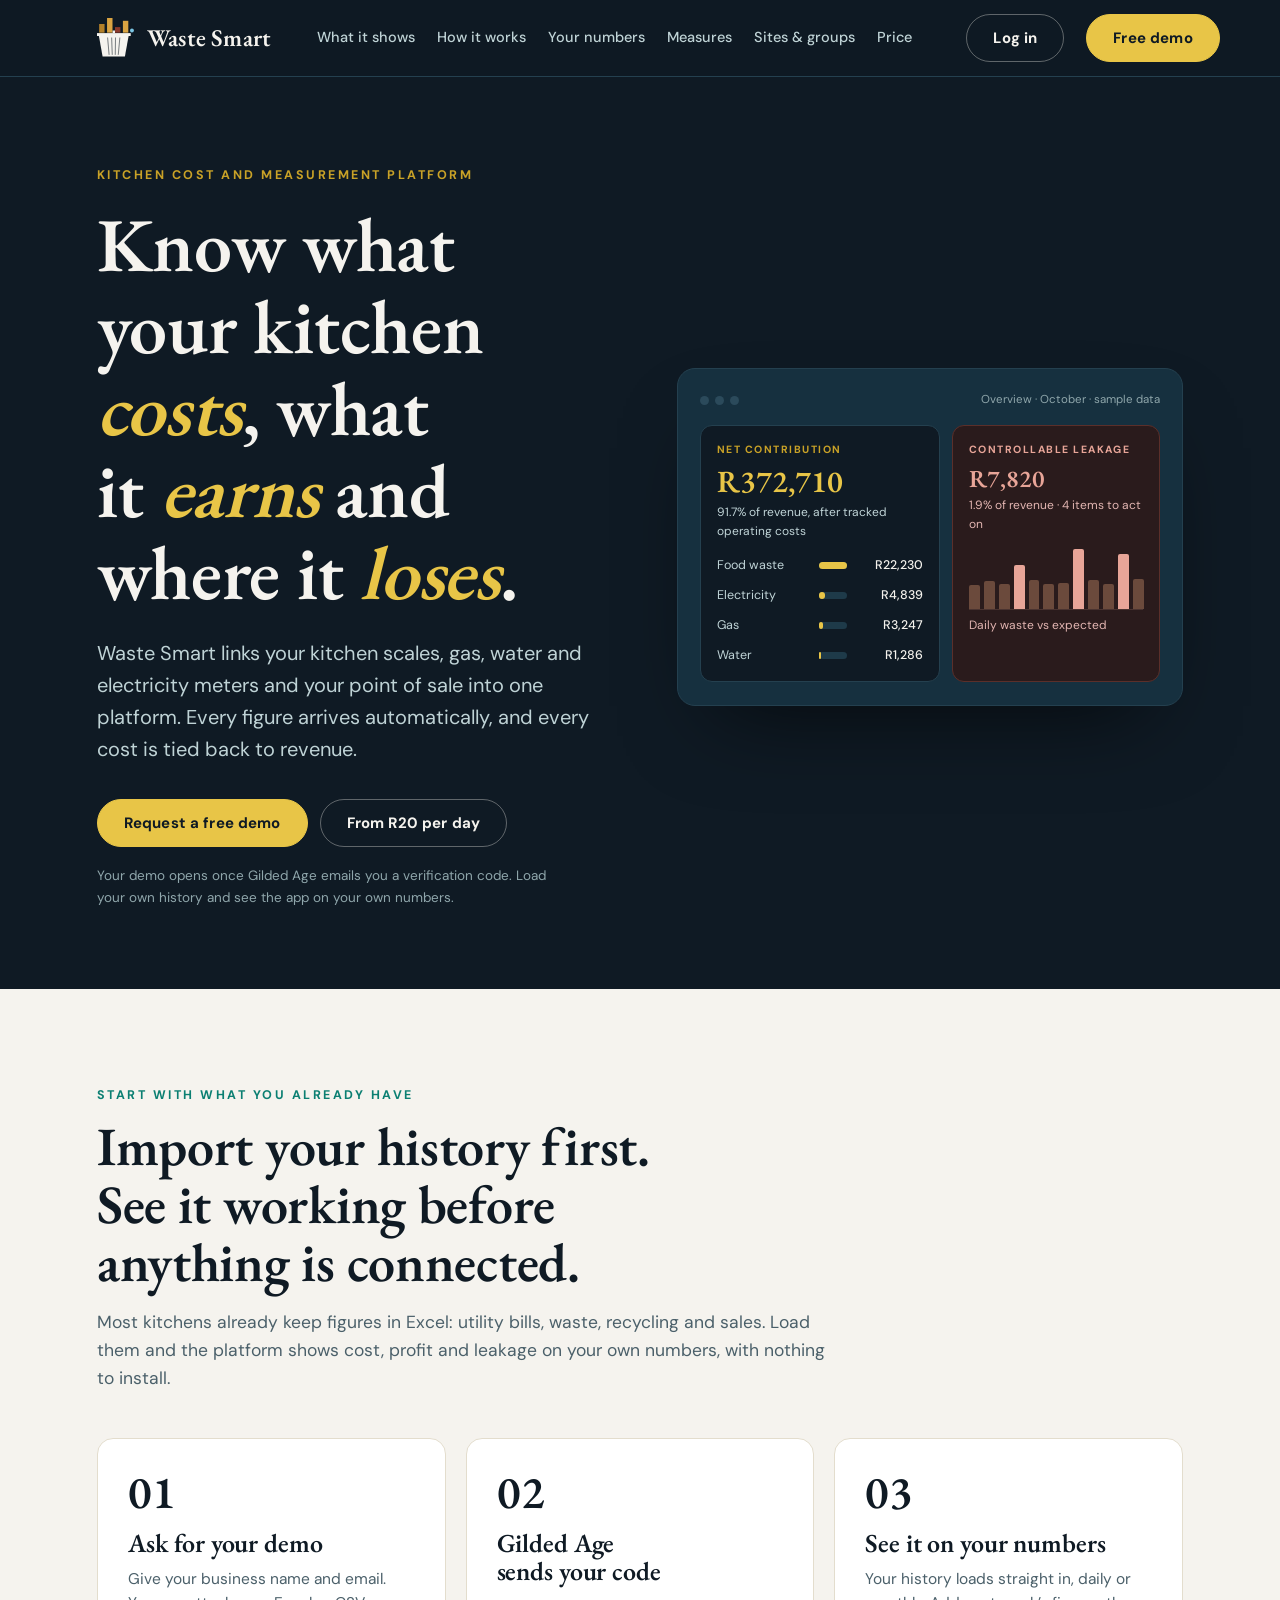
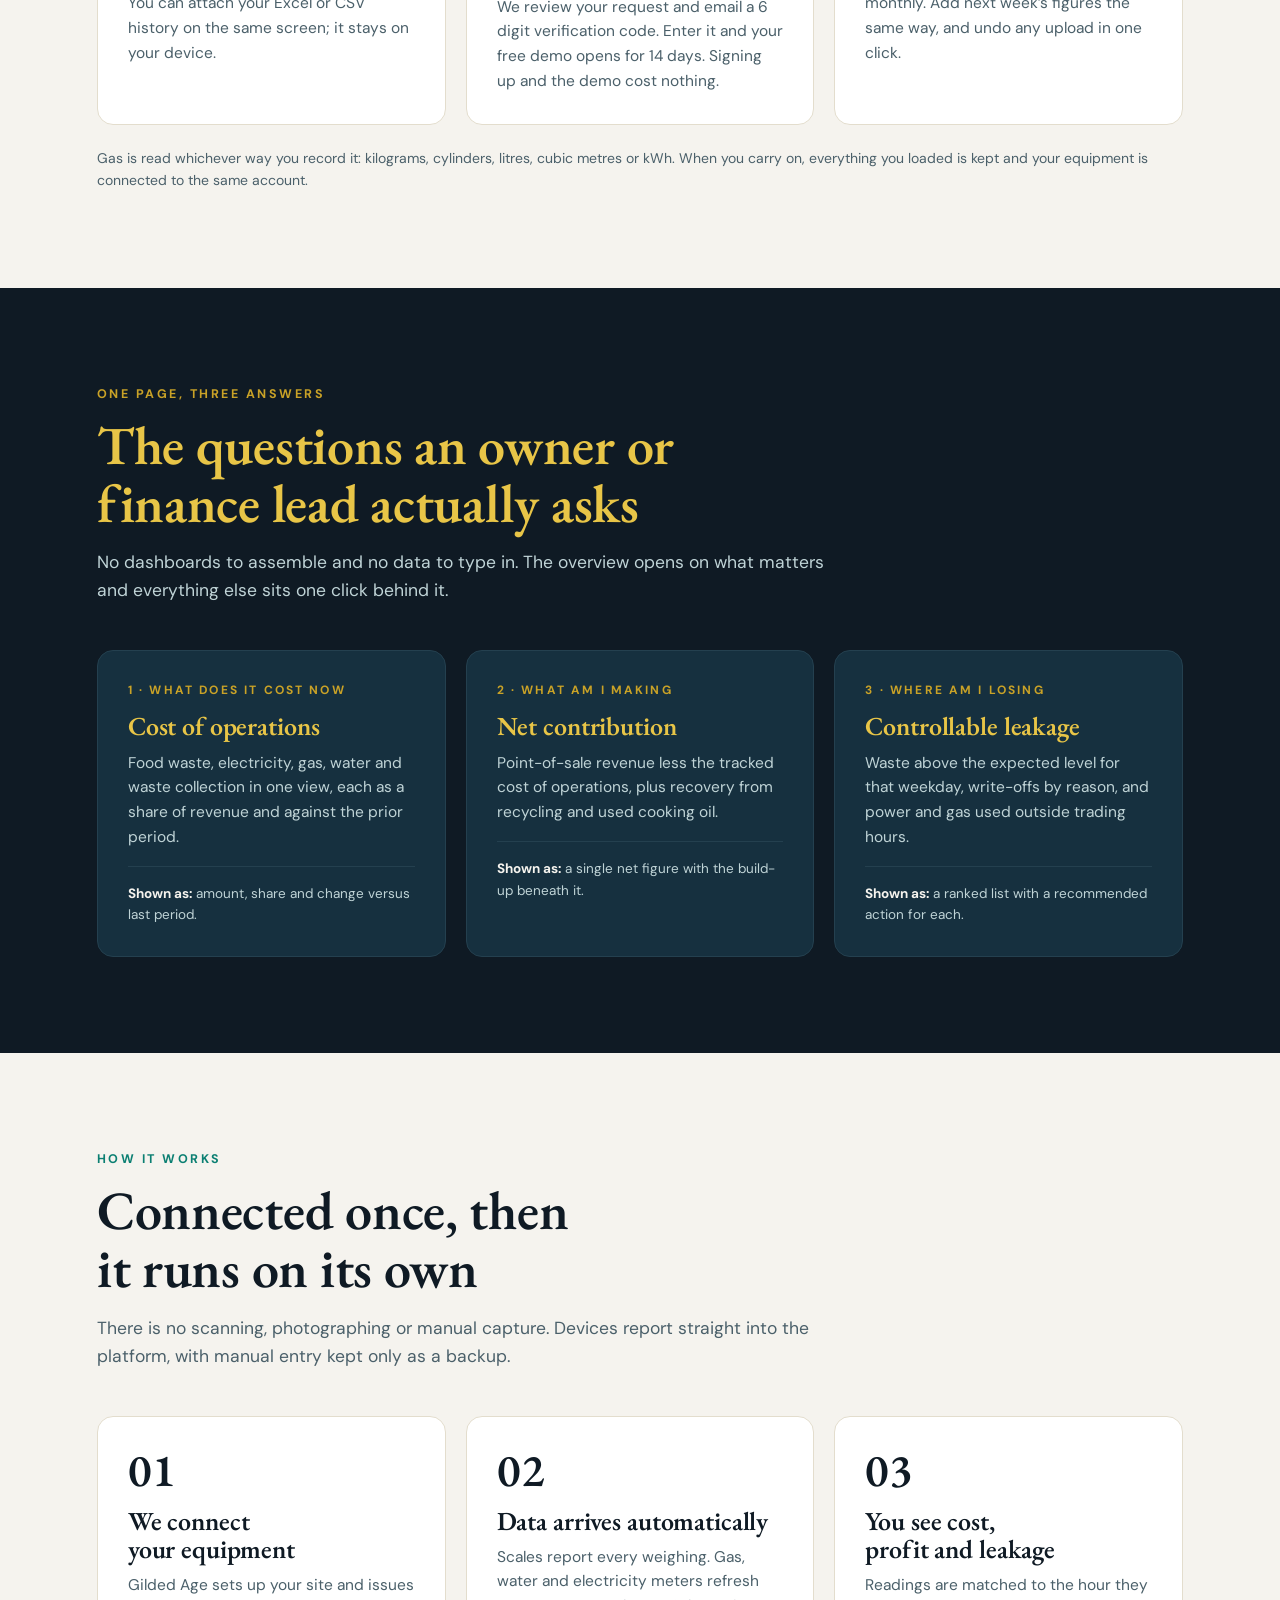
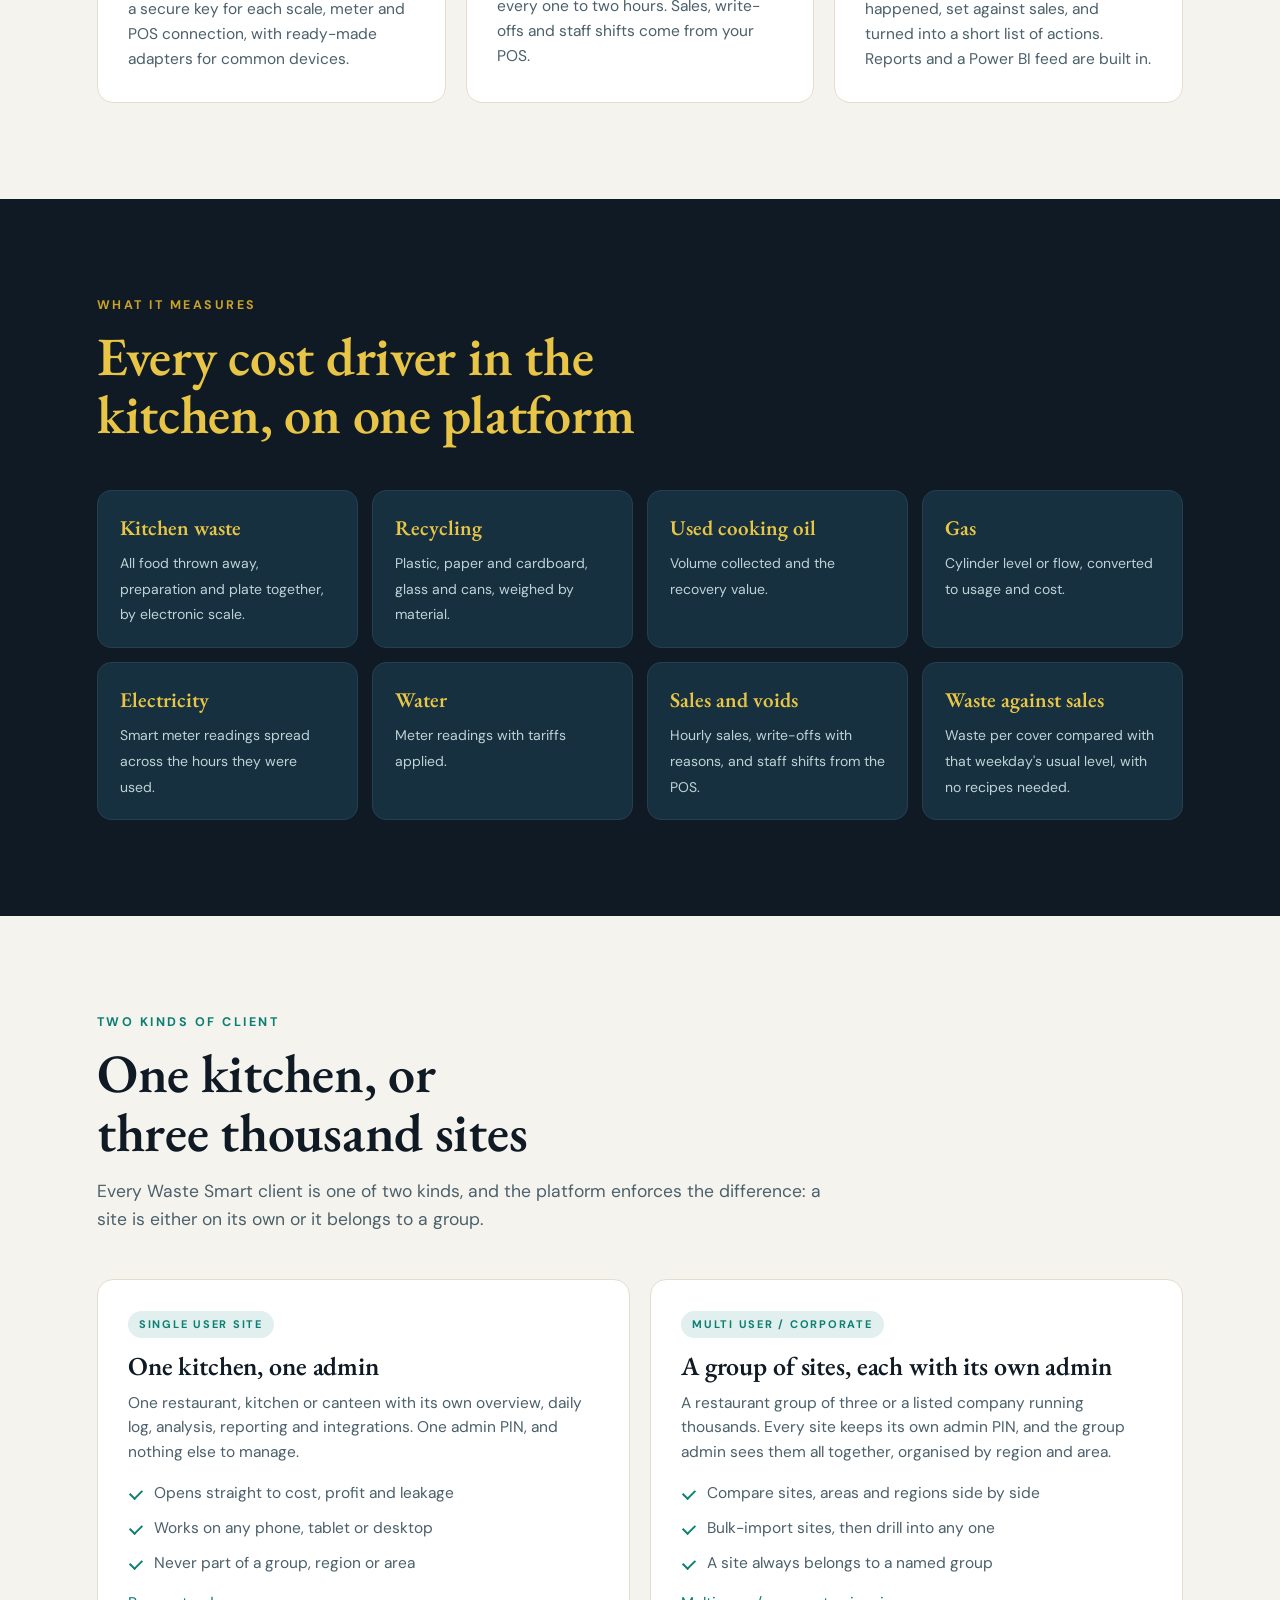
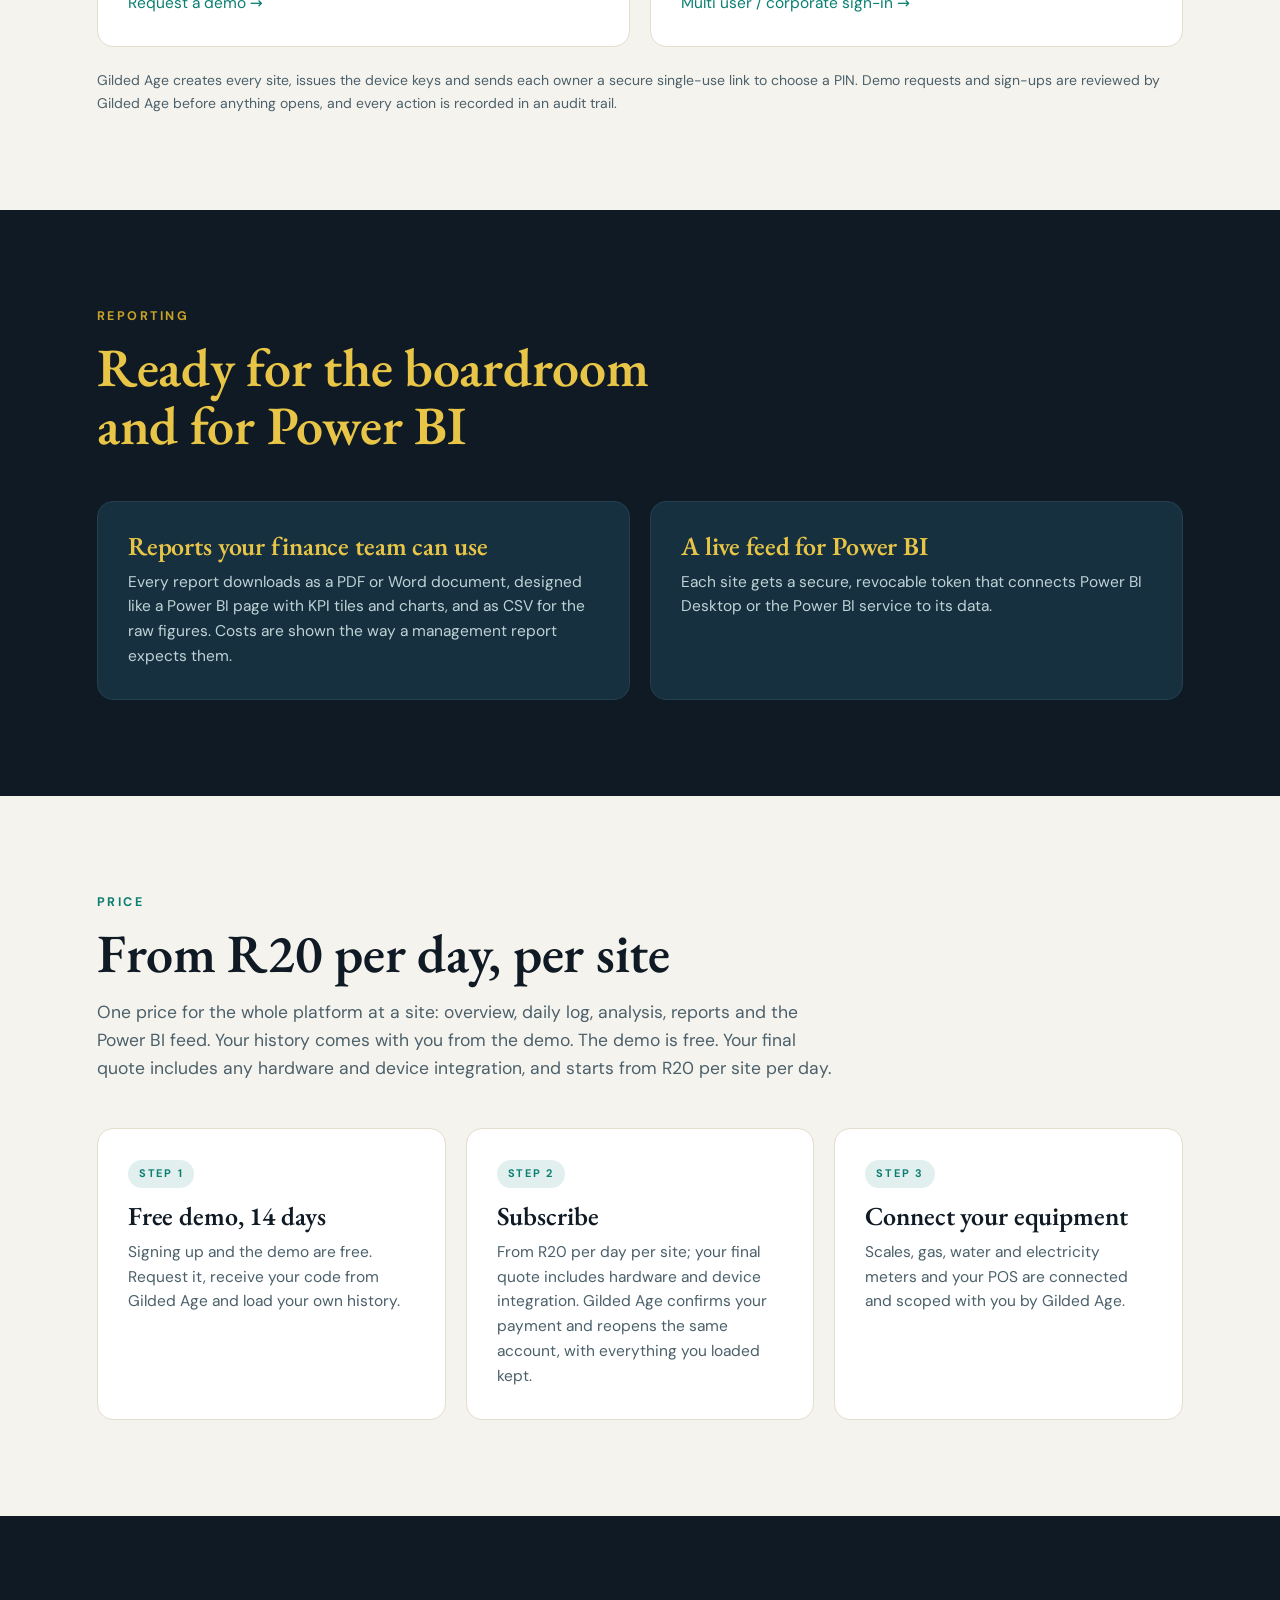
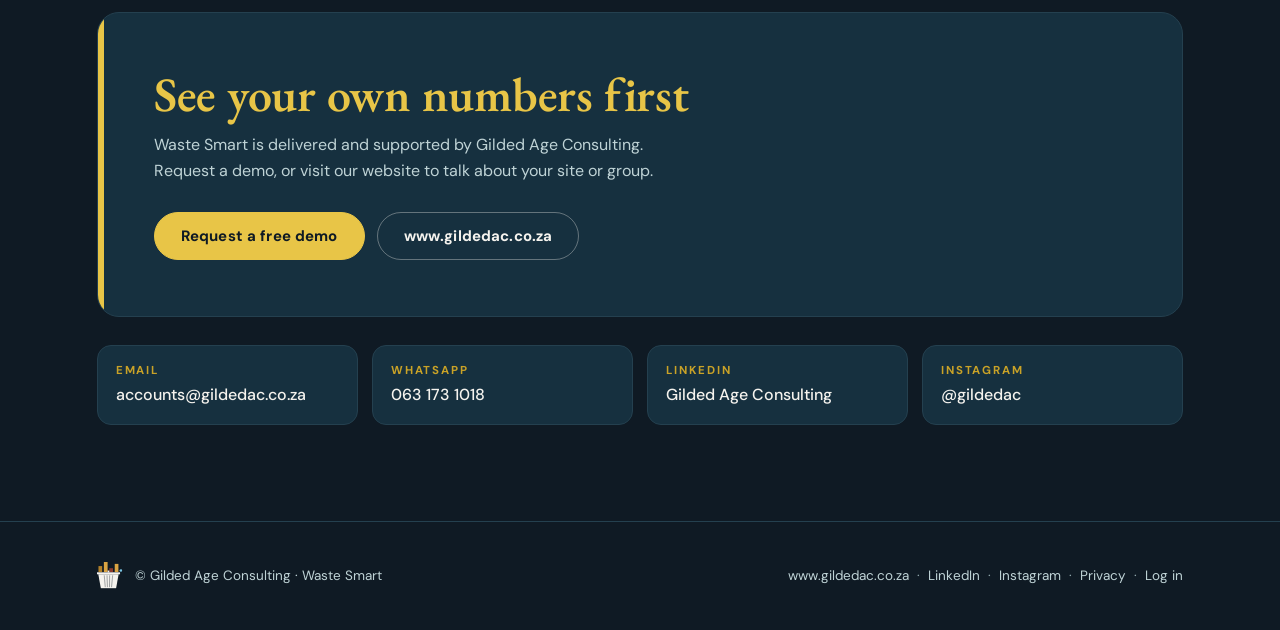
<file: index.html>
<!DOCTYPE html>
<html lang="en">
<head>
<meta charset="utf-8">
<meta name="viewport" content="width=device-width,initial-scale=1,viewport-fit=cover">
<meta name="theme-color" content="#0F1A24">
<title>Waste Smart | Know what your kitchen costs, earns and loses</title>
<meta name="description" content="Waste Smart links kitchen scales, utility meters and your POS into one platform that shows what operations cost, what you are earning and where you are losing. Delivered by Gilded Age Consulting.">
<meta property="og:title" content="Waste Smart by Gilded Age Consulting">
<meta property="og:description" content="Scales, gas, water and electricity meters and your POS in one costing platform for single kitchens and multi-site groups.">
<link rel="icon" href="data:image/svg+xml,%3Csvg xmlns=%22http://www.w3.org/2000/svg%22 viewBox=%220 0 32 32%22%3E%3Crect width=%2232%22 height=%2232%22 rx=%227%22 fill=%22%23F5F3EE%22/%3E%3Csvg x=%224%22 y=%223%22 width=%2224%22 height=%2226%22 viewBox=%2220 30 760 800%22%3E%3Crect x=%2283%22 y=%22170%22 width=%22108%22 height=%22173%22 fill=%22%23B28029%22/%3E%3Crect x=%22241%22 y=%2243%22 width=%22109%22 height=%22300%22 fill=%22%23DAA442%22/%3E%3Crect x=%22400%22 y=%22232%22 width=%22108%22 height=%22111%22 fill=%22%238C3A2C%22/%3E%3Crect x=%22558%22 y=%22106%22 width=%22108%22 height=%22237%22 fill=%22%23DAA442%22/%3E%3Ccircle cx=%22739%22 cy=%22299%22 r=%2239%22 fill=%22%237AC5E4%22/%3E%3Cg fill=%22%231A1712%22%3E%3Crect x=%22352%22 y=%22300%22 width=%2248%22 height=%2256%22/%3E%3Crect x=%2236%22 y=%22352%22 width=%22678%22 height=%2258%22/%3E%3Cpolygon points=%2278%2C410 672%2C410 598%2C820 152%2C820%22/%3E%3C/g%3E%3Cg stroke=%22%23F5F3EE%22 stroke-width=%2211%22 stroke-linecap=%22butt%22%3E%3Cline x1=%22252%22 y1=%22440%22 x2=%22282%22 y2=%22787%22/%3E%3Cline x1=%22333%22 y1=%22440%22 x2=%22345%22 y2=%22787%22/%3E%3Cline x1=%22410%22 y1=%22440%22 x2=%22405%22 y2=%22787%22/%3E%3Cline x1=%22497%22 y1=%22440%22 x2=%22465%22 y2=%22787%22/%3E%3C/g%3E%3C/svg%3E%3C/svg%3E">
<link rel="stylesheet" href="fonts.css">
<style>
:root{--navy:#0F1A24;--card:#16303F;--card2:#1C3A4B;--cream:#F5F3EE;--gold:#C9A227;--gold2:#E8C547;--teal:#0B7F72;--teal2:#5EEAD4;--mut:#BFD3D6;--dim:#8FA6AB;--line:#24404F;--bad:#E8A598;
--gut:clamp(24px,6vw,88px);--bg:var(--navy);--ink:var(--cream);--head:var(--gold2);--eyebrow:var(--gold);--sub:var(--mut);--cardbg:var(--card);--cardline:var(--line);--tagbg:rgba(232,197,71,.14);--tagink:var(--gold2);--bin:#F5F3EE;--slit:#0F1A24;color-scheme:dark}
*{box-sizing:border-box}
html{scroll-behavior:smooth}
body{margin:0;background:var(--navy);color:var(--cream);font-family:'DM Sans',system-ui,-apple-system,'Segoe UI',Roboto,sans-serif;font-size:16px;line-height:1.6;-webkit-font-smoothing:antialiased;overflow-x:hidden}
a{color:var(--gold2);text-decoration:none}a:hover{text-decoration:underline}
.wrap{max-width:1240px;margin:0 auto;padding-left:max(var(--gut),env(safe-area-inset-left,0px));padding-right:max(var(--gut),env(safe-area-inset-right,0px))}
h1,h2,h3{margin:0;text-wrap:balance;font-family:'EB Garamond',Georgia,'Times New Roman',serif;font-weight:600;line-height:1.08;letter-spacing:-.005em}
p{margin:0}
.eyebrow{font-size:12.5px;font-weight:700;letter-spacing:.2em;text-transform:uppercase;color:var(--eyebrow)}
.btn{display:inline-flex;align-items:center;justify-content:center;gap:8px;min-height:48px;padding:0 26px;border-radius:999px;font-weight:700;font-size:15px;border:1.5px solid rgba(245,243,238,.35);color:var(--cream);background:transparent;cursor:pointer;text-decoration:none;letter-spacing:.01em}
.btn:hover{text-decoration:none;border-color:var(--gold2);color:var(--gold2)}
.btn.pri{background:var(--gold2);border-color:var(--gold2);color:var(--navy)}
.btn.pri:hover{background:#f2d467;border-color:#f2d467;color:var(--navy)}
header{position:sticky;top:0;z-index:20;background:rgba(15,26,36,.94);backdrop-filter:blur(10px);border-bottom:1px solid var(--line);padding-top:env(safe-area-inset-top,0px)}
.nav{display:flex;align-items:center;gap:22px;min-height:76px}.nav a{white-space:nowrap}.nav .sm{display:none}
.brand{display:flex;align-items:center;gap:12px;color:var(--cream);font-family:'EB Garamond',Georgia,serif;font-weight:600;font-size:24px;letter-spacing:.01em}
.brand:hover{text-decoration:none}
.brand svg{width:38px;height:41px;flex:none}
.nav nav{display:flex;gap:2px;margin-left:14px}
.nav nav a{padding:8px 10px;border-radius:999px;color:var(--mut);font-weight:500;font-size:14.5px}
.nav nav a:hover{color:var(--gold2);text-decoration:none}
.nav .sp{flex:1}
.hero{padding-top:88px;padding-bottom:80px;display:grid;grid-template-columns:minmax(0,1.02fr) minmax(0,1fr);gap:64px;align-items:center}
.hero h1{font-size:clamp(42px,6vw,76px);margin-top:18px;color:var(--cream)}
.hero h1 em{font-style:italic;color:var(--gold2)}
.hero .lead{font-size:clamp(17px,2vw,20px);color:var(--mut);margin-top:24px;max-width:33em}
.hero .cta{display:flex;flex-wrap:wrap;gap:12px;margin-top:34px}
.hero .note{font-size:13.5px;color:var(--dim);margin-top:18px;max-width:34em}
.mock{background:var(--card);border:1px solid var(--line);border-radius:18px;padding:22px;box-shadow:0 40px 90px -40px rgba(0,0,0,.7)}
.mock .bar{display:flex;align-items:center;gap:6px;margin-bottom:16px}
.mock .bar i{width:9px;height:9px;border-radius:50%;background:#2B4A5B}
.mock .bar span{margin-left:auto;font-size:11.5px;color:var(--dim)}
.mk-top{display:grid;grid-template-columns:minmax(0,1.15fr) minmax(0,1fr);gap:12px}
.mk-card{container-type:inline-size;min-width:0;background:var(--navy);border:1px solid var(--line);border-radius:12px;padding:16px}
.mk-card small{display:block;font-size:10.5px;font-weight:700;letter-spacing:.14em;text-transform:uppercase;color:var(--gold)}
.mk-big{font-family:'EB Garamond',Georgia,serif;font-size:clamp(22px,15cqi,44px);font-weight:600;color:var(--gold2);line-height:1.1;margin-top:6px;white-space:nowrap;font-variant-numeric:lining-nums tabular-nums}
.mk-card .sub{font-size:12px;color:var(--mut);margin-top:4px}
.mk-leak{background:#2A1B1C;border-color:#5B2F2A}
.mk-leak small{color:var(--bad)}.mk-leak .mk-big{color:var(--bad);font-size:clamp(22px,14cqi,38px)}
.mk-rows{margin-top:14px;display:grid;gap:10px}
.mk-row{display:grid;grid-template-columns:minmax(0,92px) minmax(0,1fr) 66px;gap:10px;align-items:center;font-size:12.5px}
.mk-row span:first-child{color:var(--mut);white-space:nowrap;overflow:hidden;text-overflow:ellipsis}
.mk-row b{text-align:right;font-variant-numeric:tabular-nums;font-weight:500}
.mk-track{height:7px;background:#1E3A49;border-radius:4px}.mk-track i{display:block;height:7px;border-radius:4px;background:var(--gold2)}
.mk-chart{display:flex;align-items:flex-end;gap:4px;height:64px;margin-top:12px;border-bottom:1px solid #4A3330}
.mk-chart i{flex:1;background:#6B4A3C;border-radius:2px 2px 0 0}.mk-chart i.f{background:var(--bad)}
section{padding:96px 0;background:var(--bg);color:var(--ink)}
section.light{--bg:var(--cream);--ink:var(--navy);--head:var(--navy);--eyebrow:var(--teal);--sub:#4B606A;--cardbg:#FFFFFF;--cardline:#E3DDCD;--tagbg:rgba(11,127,114,.12);--tagink:var(--teal);--bin:#1A1712;--slit:#F5F3EE;color-scheme:light}
section.light a{color:var(--teal)}
.sec-h{max-width:46em;margin-bottom:46px}
.sec-h h2{font-size:clamp(32px,4.4vw,54px);margin-top:12px;color:var(--head)}
.sec-h p{color:var(--sub);margin-top:16px;font-size:17.5px}
.grid3{display:grid;grid-template-columns:repeat(3,minmax(0,1fr));gap:20px}
.grid2{display:grid;grid-template-columns:repeat(2,minmax(0,1fr));gap:20px}
.card{background:var(--cardbg);border:1px solid var(--cardline);border-radius:16px;padding:30px}
.card h3{font-size:26px;margin-bottom:10px;color:var(--head)}
.card p{color:var(--sub);font-size:15.5px}
.q{font-size:12px;font-weight:700;letter-spacing:.18em;color:var(--eyebrow);margin-bottom:12px;display:block}
.card .ans{margin-top:16px;padding-top:16px;border-top:1px solid var(--cardline);font-size:13.5px;color:var(--sub)}
.card .ans b{color:var(--ink)}
.steps{counter-reset:s;display:grid;grid-template-columns:repeat(3,minmax(0,1fr));gap:20px}
.step{padding:30px;border:1px solid var(--cardline);border-radius:16px;background:var(--cardbg)}
.step:before{counter-increment:s;content:"0" counter(s);display:block;font-family:'EB Garamond',Georgia,serif;font-size:46px;font-weight:600;line-height:1;color:var(--head);margin-bottom:14px}
section:not(.light) .step:before{color:var(--gold2)}
.step h3{font-size:26px;margin-bottom:10px;color:var(--head)}.step p{color:var(--sub);font-size:15.5px}
.meas{display:grid;grid-template-columns:repeat(4,minmax(0,1fr));gap:14px}
.m{background:var(--cardbg);border:1px solid var(--cardline);border-radius:14px;padding:20px 22px}
.m b{display:block;font-family:'EB Garamond',Georgia,serif;font-size:21px;font-weight:600;margin-bottom:6px;color:var(--head)}.m span{font-size:14px;color:var(--sub)}
.tag{display:inline-block;font-size:11px;font-weight:700;letter-spacing:.16em;padding:5px 11px;border-radius:999px;background:var(--tagbg);color:var(--tagink);margin-bottom:14px}
.list{margin:16px 0 0;padding:0;list-style:none;display:grid;gap:10px}
.list li{position:relative;padding-left:26px;color:var(--sub);font-size:15.5px}
.list li:before{content:"";position:absolute;left:2px;top:.55em;width:10px;height:6px;border-left:2px solid var(--eyebrow);border-bottom:2px solid var(--eyebrow);transform:rotate(-45deg)}
.note{font-size:14px;color:var(--sub)}
.cta-band{background:var(--card);border:1px solid var(--line);border-radius:22px;padding:56px;display:flex;flex-wrap:wrap;gap:28px;align-items:center;justify-content:space-between;position:relative;overflow:hidden}
.cta-band:before{content:"";position:absolute;left:0;top:0;bottom:0;width:6px;background:var(--gold2)}
.cta-band h2{font-size:clamp(32px,4vw,48px);max-width:16em;color:var(--gold2)}
.cta-band p{color:var(--mut);margin-top:12px;max-width:34em}
footer{background:var(--navy);border-top:1px solid var(--line);padding:40px 0 calc(40px + env(safe-area-inset-bottom,0px));color:var(--dim);font-size:13.5px}
footer .row{display:flex;flex-wrap:wrap;gap:14px 28px;align-items:center;justify-content:space-between}
footer .fb{display:flex;align-items:center;gap:12px;color:var(--mut)}footer .fb svg{width:26px;height:28px}
footer a{color:var(--mut)}
@media(max-width:1100px){.nav nav a:nth-child(n+4){display:none}}
@media(max-width:940px){.hero{grid-template-columns:minmax(0,1fr);padding-top:56px;padding-bottom:56px;gap:44px}.grid3,.steps{grid-template-columns:minmax(0,1fr)}.meas{grid-template-columns:repeat(2,minmax(0,1fr))}.grid2{grid-template-columns:minmax(0,1fr)}.nav nav{display:none}section{padding:72px 0}}
@media(max-width:520px){.meas{grid-template-columns:minmax(0,1fr)}section{padding:60px 0}.cta-band{padding:34px 26px}.hero .cta .btn,.cta-band .btn{width:100%}.nav .btn{width:auto;min-height:40px;padding:0 16px}.nav{gap:10px}.brand{font-size:20px;gap:9px}.brand svg{width:32px;height:35px}.nav .lg{display:none}.nav .sm{display:inline}.mk-top{grid-template-columns:minmax(0,1fr)}.card,.step{padding:24px}}
@media(max-width:380px){.nav{gap:6px}.nav .btn{padding:0 10px;font-size:13px;min-height:38px}.brand{font-size:16px;gap:6px}.brand svg{width:26px;height:28px}}
@media(prefers-reduced-motion:reduce){html{scroll-behavior:auto}}
:focus-visible{outline:2px solid var(--gold2);outline-offset:3px;border-radius:6px}
.contact{margin-top:28px;display:grid;grid-template-columns:repeat(auto-fit,minmax(220px,1fr));gap:14px}.contact a{display:flex;flex-direction:column;gap:2px;padding:16px 18px;border:1px solid var(--line);border-radius:14px;background:var(--card);color:var(--cream);text-decoration:none}.contact a:hover{border-color:var(--gold2);text-decoration:none}.contact small{font-size:11.5px;font-weight:700;letter-spacing:.16em;text-transform:uppercase;color:var(--gold)}.contact b{font-weight:500;font-size:16px;overflow-wrap:anywhere}
.soc{display:inline-flex;gap:14px}
</style>
</head>
<body>
<svg width="0" height="0" style="position:absolute" aria-hidden="true"><defs><symbol id="wslogo" viewBox="20 30 760 800"><rect x="83" y="170" width="108" height="173" fill="#B28029"/><rect x="241" y="43" width="109" height="300" fill="#DAA442"/><rect x="400" y="232" width="108" height="111" fill="#8C3A2C"/><rect x="558" y="106" width="108" height="237" fill="#DAA442"/><circle cx="739" cy="299" r="39" fill="#7AC5E4"/><g fill="var(--bin,#1A1712)"><rect x="352" y="300" width="48" height="56"/><rect x="36" y="352" width="678" height="58"/><polygon points="78,410 672,410 598,820 152,820"/></g><g stroke="var(--slit,#F5F3EE)" stroke-width="11" stroke-linecap="butt"><line x1="252" y1="440" x2="282" y2="787"/><line x1="333" y1="440" x2="345" y2="787"/><line x1="410" y1="440" x2="405" y2="787"/><line x1="497" y1="440" x2="465" y2="787"/></g></symbol>
</defs></svg>
<header><div class="wrap nav">
  <a class="brand" href="#top" aria-label="Waste Smart home"><svg viewBox="20 30 760 800" aria-hidden="true"><use href="#wslogo"/></svg>Waste Smart</a>
  <nav aria-label="Primary"><a href="#answers">What it shows</a><a href="#how">How it works</a><a href="#history">Your numbers</a><a href="#measured">Measures</a><a href="#groups">Sites &amp; groups</a><a href="#price">Price</a></nav>
  <span class="sp"></span>
  <a class="btn" href="app.html">Log in</a><a class="btn pri" href="app.html#demo"><span class="lg">Free demo</span><span class="sm">Free demo</span></a>
</div></header>

<main id="top">
<div class="wrap hero">
  <div>
    <div class="eyebrow">Kitchen cost and measurement platform</div>
    <h1>Know what your kitchen <em>costs</em>, what it <em>earns</em> and where it <em>loses</em>.</h1>
    <p class="lead">Waste Smart links your kitchen scales, gas, water and electricity meters and your point of sale into one platform. Every figure arrives automatically, and every cost is tied back to revenue.</p>
    <div class="cta">
      <a class="btn pri" href="app.html#demo">Request a free demo</a>
      <a class="btn" href="#price">From R20 per day</a>
    </div>
    <p class="note">Your demo opens once Gilded Age emails you a verification code. Load your own history and see the app on your own numbers.</p>
  </div>
  <div class="mock" role="img" aria-label="Example of the Waste Smart overview, using sample data">
    <div class="bar"><i></i><i></i><i></i><span>Overview &middot; October &middot; sample data</span></div>
    <div class="mk-top">
      <div class="mk-card"><small>Net contribution</small><div class="mk-big">R372,710</div><div class="sub">91.7% of revenue, after tracked operating costs</div>
        <div class="mk-rows">
          <div class="mk-row"><span>Food waste</span><div class="mk-track"><i style="width:100%"></i></div><b>R22,230</b></div>
          <div class="mk-row"><span>Electricity</span><div class="mk-track"><i style="width:22%"></i></div><b>R4,839</b></div>
          <div class="mk-row"><span>Gas</span><div class="mk-track"><i style="width:15%"></i></div><b>R3,247</b></div>
          <div class="mk-row"><span>Water</span><div class="mk-track"><i style="width:6%"></i></div><b>R1,286</b></div>
        </div></div>
      <div class="mk-card mk-leak"><small>Controllable leakage</small><div class="mk-big">R7,820</div><div class="sub" style="color:#E2B5B1">1.9% of revenue &middot; 4 items to act on</div>
        <div class="mk-chart" aria-hidden="true"><i style="height:38%"></i><i style="height:44%"></i><i style="height:40%"></i><i class="f" style="height:70%"></i><i style="height:46%"></i><i style="height:39%"></i><i style="height:42%"></i><i class="f" style="height:95%"></i><i style="height:46%"></i><i style="height:40%"></i><i class="f" style="height:88%"></i><i style="height:47%"></i></div>
        <div class="sub" style="color:#E2B5B1;margin-top:6px">Daily waste vs expected</div></div>
    </div>
  </div>
</div>

<section class="light" id="history"><div class="wrap">
  <div class="sec-h"><div class="eyebrow">Start with what you already have</div><h2>Import your history first. See it working before anything is connected.</h2><p>Most kitchens already keep figures in Excel: utility bills, waste, recycling and sales. Load them and the platform shows cost, profit and leakage on your own numbers, with nothing to install.</p></div>
  <div class="steps">
    <div class="step"><h3>Ask for your demo</h3><p>Give your business name and email. You can attach your Excel or CSV history on the same screen; it stays on your device.</p></div>
    <div class="step"><h3>Gilded Age sends your code</h3><p>We review your request and email a 6 digit verification code. Enter it and your free demo opens for 14 days. Signing up and the demo cost nothing.</p></div>
    <div class="step"><h3>See it on your numbers</h3><p>Your history loads straight in, daily or monthly. Add next week&rsquo;s figures the same way, and undo any upload in one click.</p></div>
  </div>
  <p class="note" style="margin-top:22px">Gas is read whichever way you record it: kilograms, cylinders, litres, cubic metres or kWh. When you carry on, everything you loaded is kept and your equipment is connected to the same account.</p>
</div></section>

<section id="answers"><div class="wrap">
  <div class="sec-h"><div class="eyebrow">One page, three answers</div><h2>The questions an owner or finance lead actually asks</h2><p>No dashboards to assemble and no data to type in. The overview opens on what matters and everything else sits one click behind it.</p></div>
  <div class="grid3">
    <div class="card"><span class="q">1 &middot; WHAT DOES IT COST NOW</span><h3>Cost of operations</h3><p>Food waste, electricity, gas, water and waste collection in one view, each as a share of revenue and against the prior period.</p><div class="ans"><b>Shown as:</b> amount, share and change versus last period.</div></div>
    <div class="card"><span class="q">2 &middot; WHAT AM I MAKING</span><h3>Net contribution</h3><p>Point-of-sale revenue less the tracked cost of operations, plus recovery from recycling and used cooking oil.</p><div class="ans"><b>Shown as:</b> a single net figure with the build-up beneath it.</div></div>
    <div class="card"><span class="q">3 &middot; WHERE AM I LOSING</span><h3>Controllable leakage</h3><p>Waste above the expected level for that weekday, write-offs by reason, and power and gas used outside trading hours.</p><div class="ans"><b>Shown as:</b> a ranked list with a recommended action for each.</div></div>
  </div>
</div></section>

<section class="light" id="how"><div class="wrap">
  <div class="sec-h"><div class="eyebrow">How it works</div><h2>Connected once, then it runs on its own</h2><p>There is no scanning, photographing or manual capture. Devices report straight into the platform, with manual entry kept only as a backup.</p></div>
  <div class="steps">
    <div class="step"><h3>We connect your equipment</h3><p>Gilded Age sets up your site and issues a secure key for each scale, meter and POS connection, with ready-made adapters for common devices.</p></div>
    <div class="step"><h3>Data arrives automatically</h3><p>Scales report every weighing. Gas, water and electricity meters refresh every one to two hours. Sales, write-offs and staff shifts come from your POS.</p></div>
    <div class="step"><h3>You see cost, profit and leakage</h3><p>Readings are matched to the hour they happened, set against sales, and turned into a short list of actions. Reports and a Power BI feed are built in.</p></div>
  </div>
</div></section>

<section id="measured"><div class="wrap">
  <div class="sec-h"><div class="eyebrow">What it measures</div><h2>Every cost driver in the kitchen, on one platform</h2></div>
  <div class="meas">
    <div class="m"><b>Kitchen waste</b><span>All food thrown away, preparation and plate together, by electronic scale.</span></div>
    <div class="m"><b>Recycling</b><span>Plastic, paper and cardboard, glass and cans, weighed by material.</span></div>
    <div class="m"><b>Used cooking oil</b><span>Volume collected and the recovery value.</span></div>
    <div class="m"><b>Gas</b><span>Cylinder level or flow, converted to usage and cost.</span></div>
    <div class="m"><b>Electricity</b><span>Smart meter readings spread across the hours they were used.</span></div>
    <div class="m"><b>Water</b><span>Meter readings with tariffs applied.</span></div>
    <div class="m"><b>Sales and voids</b><span>Hourly sales, write-offs with reasons, and staff shifts from the POS.</span></div>
    <div class="m"><b>Waste against sales</b><span>Waste per cover compared with that weekday's usual level, with no recipes needed.</span></div>
  </div>
</div></section>

<section class="light" id="groups"><div class="wrap">
  <div class="sec-h"><div class="eyebrow">Two kinds of client</div><h2>One kitchen, or three thousand sites</h2><p>Every Waste Smart client is one of two kinds, and the platform enforces the difference: a site is either on its own or it belongs to a group.</p></div>
  <div class="grid2">
    <div class="card"><span class="tag">SINGLE USER SITE</span><h3>One kitchen, one admin</h3><p>One restaurant, kitchen or canteen with its own overview, daily log, analysis, reporting and integrations. One admin PIN, and nothing else to manage.</p><ul class="list"><li>Opens straight to cost, profit and leakage</li><li>Works on any phone, tablet or desktop</li><li>Never part of a group, region or area</li></ul><p style="margin-top:16px"><a href="app.html#demo">Request a demo &rarr;</a></p></div>
    <div class="card"><span class="tag">MULTI USER / CORPORATE</span><h3>A group of sites, each with its own admin</h3><p>A restaurant group of three or a listed company running thousands. Every site keeps its own admin PIN, and the group admin sees them all together, organised by region and area.</p><ul class="list"><li>Compare sites, areas and regions side by side</li><li>Bulk-import sites, then drill into any one</li><li>A site always belongs to a named group</li></ul><p style="margin-top:16px"><a href="group.html">Multi user / corporate sign-in &rarr;</a></p></div>
  </div>
  <p class="note" style="margin-top:22px">Gilded Age creates every site, issues the device keys and sends each owner a secure single-use link to choose a PIN. Demo requests and sign-ups are reviewed by Gilded Age before anything opens, and every action is recorded in an audit trail.</p>
</div></section>

<section><div class="wrap">
  <div class="sec-h"><div class="eyebrow">Reporting</div><h2>Ready for the boardroom and for Power BI</h2></div>
  <div class="grid2">
    <div class="card"><h3>Reports your finance team can use</h3><p>Every report downloads as a PDF or Word document, designed like a Power BI page with KPI tiles and charts, and as CSV for the raw figures. Costs are shown the way a management report expects them.</p></div>
    <div class="card"><h3>A live feed for Power BI</h3><p>Each site gets a secure, revocable token that connects Power BI Desktop or the Power BI service to its data.</p></div>
  </div>
</div></section>

<section class="light" id="price"><div class="wrap">
  <div class="sec-h"><div class="eyebrow">Price</div><h2>From R20 per day, per site</h2><p>One price for the whole platform at a site: overview, daily log, analysis, reports and the Power BI feed. Your history comes with you from the demo. The demo is free. Your final quote includes any hardware and device integration, and starts from R20 per site per day.</p></div>
  <div class="grid3">
    <div class="card"><span class="tag">STEP 1</span><h3>Free demo, 14 days</h3><p>Signing up and the demo are free. Request it, receive your code from Gilded Age and load your own history.</p></div>
    <div class="card"><span class="tag">STEP 2</span><h3>Subscribe</h3><p>From R20 per day per site; your final quote includes hardware and device integration. Gilded Age confirms your payment and reopens the same account, with everything you loaded kept.</p></div>
    <div class="card"><span class="tag">STEP 3</span><h3>Connect your equipment</h3><p>Scales, gas, water and electricity meters and your POS are connected and scoped with you by Gilded Age.</p></div>
  </div>
</div></section>

<section><div class="wrap">
  <div class="cta-band">
    <div><h2>See your own numbers first</h2><p>Waste Smart is delivered and supported by Gilded Age Consulting. Request a demo, or visit our website to talk about your site or group.</p></div>
    <div style="display:flex;flex-wrap:wrap;gap:12px"><a class="btn pri" href="app.html#demo">Request a free demo</a><a class="btn" href="https://www.gildedac.co.za" target="_blank" rel="noopener">www.gildedac.co.za</a></div>
  </div>
  <div class="contact" aria-label="Contact Gilded Age Consulting">
    <a href="mailto:accounts@gildedac.co.za"><small>Email</small><b>accounts@gildedac.co.za</b></a>
    <a href="https://wa.me/27631731018" target="_blank" rel="noopener"><small>WhatsApp</small><b>063 173 1018</b></a>
    <a href="https://www.linkedin.com/company/144768053" target="_blank" rel="noopener"><small>LinkedIn</small><b>Gilded Age Consulting</b></a>
    <a href="https://www.instagram.com/gildedac/" target="_blank" rel="noopener"><small>Instagram</small><b>@gildedac</b></a>
  </div>
</div></section>
</main>

<footer><div class="wrap row">
  <span class="fb"><svg viewBox="20 30 760 800" aria-hidden="true"><use href="#wslogo"/></svg><span>&copy; Gilded Age Consulting &middot; Waste Smart</span></span>
  <span><a href="https://www.gildedac.co.za" target="_blank" rel="noopener">www.gildedac.co.za</a> &nbsp;&middot;&nbsp; <a href="https://www.linkedin.com/company/144768053" target="_blank" rel="noopener">LinkedIn</a> &nbsp;&middot;&nbsp; <a href="https://www.instagram.com/gildedac/" target="_blank" rel="noopener">Instagram</a> &nbsp;&middot;&nbsp; <a href="privacy.html">Privacy</a> &nbsp;&middot;&nbsp; <a href="app.html">Log in</a></span>
</div></footer>
</body>
</html>
</file>
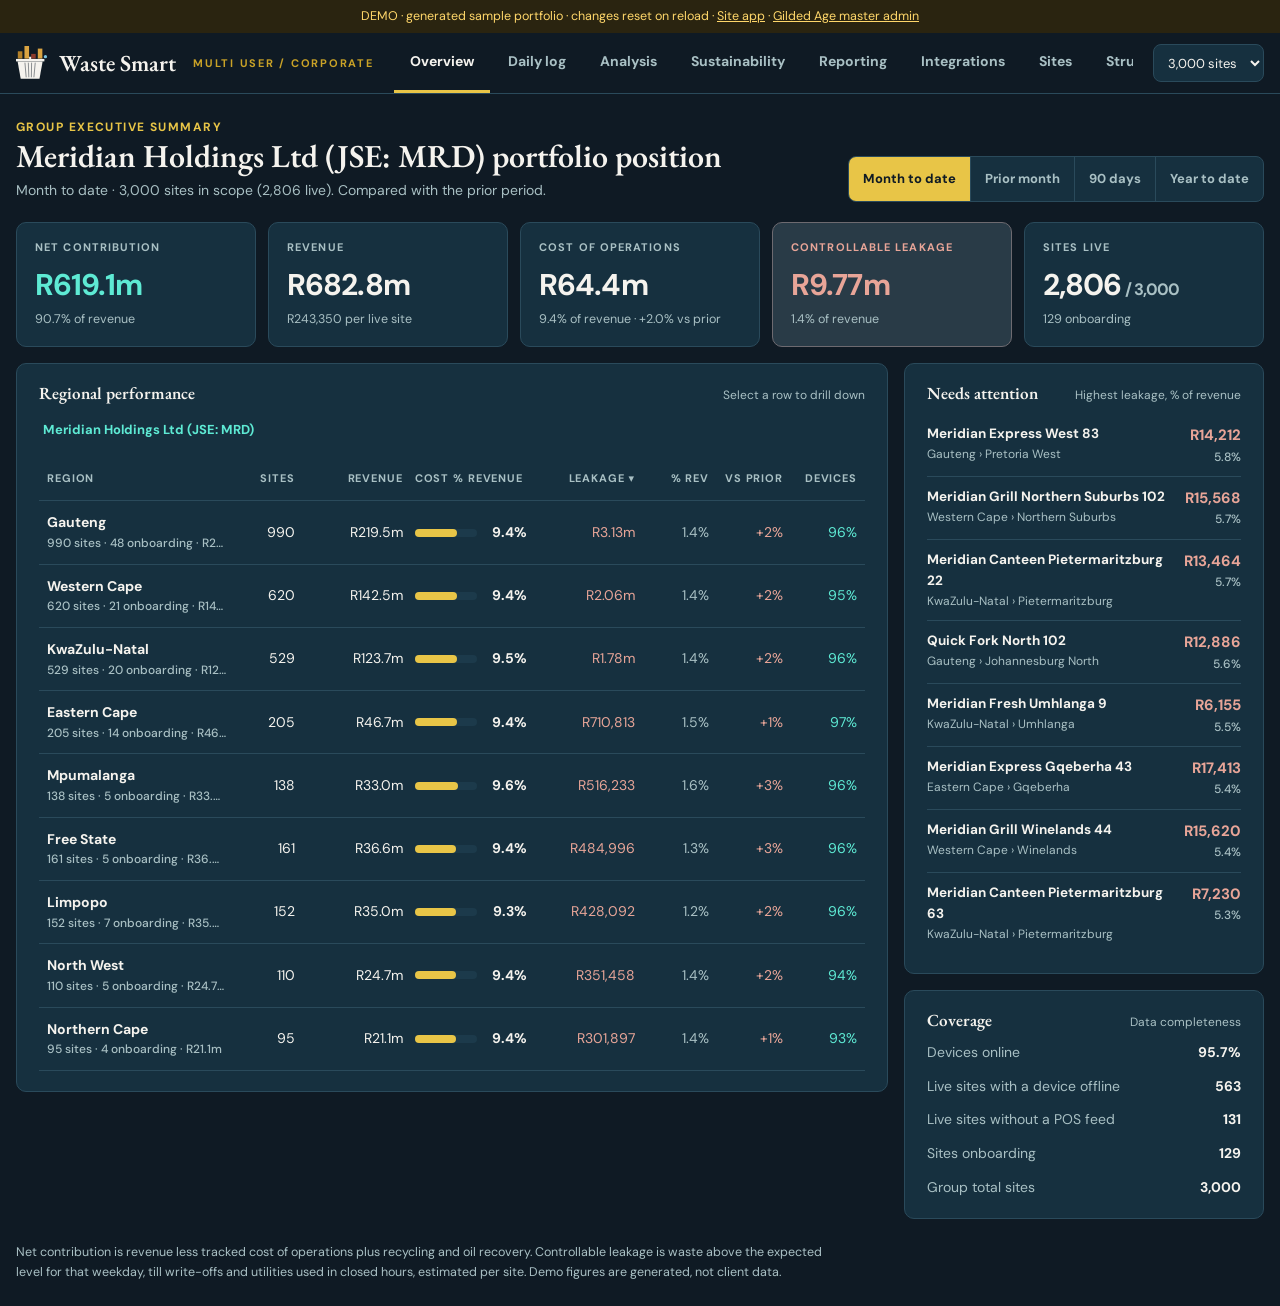
<file: group.html>
<!DOCTYPE html>
<html lang="en" data-look="x"><head><meta charset="utf-8">
<meta name="viewport" content="width=device-width,initial-scale=1,viewport-fit=cover">
<meta name="theme-color" content="#0F1A24"><meta name="robots" content="noindex"><script>/* ===================== WSR: report engine =====================
   One report model -> on-screen preview, PDF and Word (.docx). No libraries, no network.
   Charts are drawn on a canvas and embedded as images; text, tables and tiles stay real text.
   doc = { title, subtitle, client, period, generated, blocks:[...] }
   blocks: h2 | p | note | kpis | charts | table | actions | pagebreak
*/
const WSR = (function(){
  const COL = { ink:'#0F1A24', mute:'#5B6675', line:'#D9DEE5', panel:'#F4F6F8', band:'#0F1A24', accent:'#0B7F72', good:'#2F9E44', bad:'#D9480F', warn:'#B7791F', white:'#FFFFFF', zebra:'#F7F9FB' };
  const FONT = 'Helvetica, Arial, "Liberation Sans", sans-serif';
  const ORG = 'Gilded Age Consulting', ORG_URL = 'www.gildedac.co.za';
  const PW = 595.28, PH = 841.89, MX = 36, CW = PW - MX*2;
  const mctx = document.createElement('canvas').getContext('2d');
  const clean = s => String(s == null ? '' : s).replace(/[  ]/g,' ').replace(/[\u0000-\u0008\u000b\u000c\u000e-\u001f]/g,'');
  function tw(s, size, bold){ mctx.font = (bold?'bold ':'') + '100px ' + FONT; return mctx.measureText(clean(s)).width * size / 100; }
  function wrap(s, size, bold, maxW){
    const out = []; clean(s).split(/\n/).forEach(par=>{ let line = '';
      par.split(/\s+/).filter(Boolean).forEach(w=>{ const t = line ? line + ' ' + w : w; if (tw(t,size,bold) <= maxW || !line) line = t; else { out.push(line); line = w; } });
      out.push(line); });
    return out;
  }
  function fit(s, size, bold, maxW){ s = clean(s); if (tw(s,size,bold) <= maxW) return s; while (s.length > 1 && tw(s + '…', size, bold) > maxW) s = s.slice(0,-1); return s + '…'; }
  const hex = h => [1,3,5].map(i=>parseInt(h.slice(i,i+2),16)/255);
  function fnum(v, dp){ v = Number(v)||0; return clean(v.toLocaleString('en-ZA',{ maximumFractionDigits: dp==null ? (Math.abs(v)<10?1:0) : dp, minimumFractionDigits: dp==null?0:dp })); }

  /* ---------------- charts (canvas -> JPEG bytes) ---------------- */
  function canvasFor(W, H){ const s = 4, c = document.createElement('canvas'); c.width = Math.round(W*s); c.height = Math.round(H*s); const x = c.getContext('2d'); x.scale(s,s); x.fillStyle = '#fff'; x.fillRect(0,0,W,H); x.textBaseline = 'alphabetic'; return { c, x }; }
  const ft = (sz,b)=> (b?'bold ':'') + sz + 'px ' + FONT;
  function ticks(max){ if (!(max > 0)) max = 1; const p = Math.pow(10, Math.floor(Math.log10(max))), n = max/p, m = n<=1?1:n<=2?2:n<=4?4:n<=8?8:10, top = m*p; return { top, step: top/4 }; }
  function jpeg(c){ const u = c.toDataURL('image/jpeg', 0.93).split(',')[1], b = atob(u), a = new Uint8Array(b.length); for (let i=0;i<b.length;i++) a[i] = b.charCodeAt(i); return a; }
  function legendRow(x, items, px, py, maxW){ let cx = px; x.font = ft(8); items.forEach(it=>{ const w = tw(it.name,8)+16; if (cx + w > px + maxW){ return; } x.fillStyle = it.color; x.fillRect(cx, py-7, 8, 8); x.fillStyle = COL.mute; x.fillText(it.name, cx+12, py); cx += w + 6; }); }
  function xLabels(x, labels, left, plotW, y){ const n = labels.length; if (!n) return; const slot = plotW/n; const maxw = Math.max(...labels.map(l=>tw(l,7.5))) + 6; const every = Math.max(1, Math.ceil(maxw/slot)); x.font = ft(7.5); x.fillStyle = COL.mute; x.textAlign = 'center'; labels.forEach((l,i)=>{ if (i % every === 0) x.fillText(l, left + slot*(i+.5), y); }); x.textAlign = 'left'; }
  function drawChart(sp){
    const W = sp.w || 245, H = sp.h || 150, { c, x } = canvasFor(W, H), unit = sp.unit ? ' ' + sp.unit : '';
    const fmt = sp.fmt || (v=>fnum(v));
    const any = sp.kind === 'donut' ? (sp.parts||[]).some(p=>p.v>0) : sp.kind === 'hbar' ? (sp.vals||[]).some(v=>v>0) : sp.kind === 'waterfall' ? (sp.steps||[]).some(s=>s.v!==0) : (sp.series||[]).some(s=>s.vals.some(v=>v>0));
    if (!any) return null;
    if (sp.kind === 'bars' || sp.kind === 'line'){
      const ser = sp.series, labels = sp.labels, n = labels.length, multi = ser.length > 1;
      const top = multi ? 30 : 12, left = 40, right = 8, bottom = 20, pw = W-left-right, ph = H-top-bottom;
      let mx = 0; if (sp.kind === 'bars' && sp.stacked) for (let i=0;i<n;i++) mx = Math.max(mx, ser.reduce((s,q)=>s+(q.vals[i]||0),0)); else ser.forEach(q=>q.vals.forEach(v=>{ mx = Math.max(mx,v); }));
      const tk = ticks(mx); x.font = ft(7.5); x.strokeStyle = '#E6EAEF'; x.lineWidth = .6; x.fillStyle = COL.mute; x.textAlign = 'right';
      for (let i=0;i<=4;i++){ const v = tk.step*i, yy = top + ph - ph*v/tk.top; x.beginPath(); x.moveTo(left, yy); x.lineTo(W-right, yy); x.stroke(); x.fillText(fmt(v), left-5, yy+2.5); }
      x.textAlign = 'left'; if (multi) legendRow(x, ser, left, 14, pw);
      const slot = pw/n;
      if (sp.kind === 'bars'){
        const k = sp.stacked ? 1 : ser.length, bw = Math.min(26, slot*.72/k), gw = bw*k;
        for (let i=0;i<n;i++){ let base = top+ph; const gx = left + slot*i + (slot-gw)/2;
          ser.forEach((q,j)=>{ const v = q.vals[i]||0, h = ph*v/tk.top; if (h <= 0) return; x.fillStyle = q.color; const bx = sp.stacked ? gx : gx + j*bw;
            if (sp.stacked){ x.fillRect(bx, base-h, bw, Math.max(h-.6,.4)); base -= h; } else { x.fillRect(bx, base-h, bw-(k>1?.8:0), h); } });
          if (!multi && n <= 12 && ser[0].vals[i] > 0){ x.fillStyle = COL.ink; x.font = ft(7); x.textAlign = 'center'; x.fillText(fmt(ser[0].vals[i]), gx+bw/2, top+ph-ph*ser[0].vals[i]/tk.top-3); x.textAlign = 'left'; } }
      } else {
        ser.forEach(q=>{ const pts = q.vals.map((v,i)=>[left+slot*(i+.5), top+ph-ph*(v||0)/tk.top]);
          if (sp.area !== false){ x.beginPath(); x.moveTo(pts[0][0], top+ph); pts.forEach(p=>x.lineTo(p[0],p[1])); x.lineTo(pts[pts.length-1][0], top+ph); x.closePath(); x.globalAlpha = .13; x.fillStyle = q.color; x.fill(); x.globalAlpha = 1; }
          x.beginPath(); pts.forEach((p,i)=> i ? x.lineTo(p[0],p[1]) : x.moveTo(p[0],p[1])); x.strokeStyle = q.color; x.lineWidth = 1.6; x.lineJoin = 'round'; x.stroke();
          const lp = pts[pts.length-1]; x.beginPath(); x.arc(lp[0], lp[1], 2.4, 0, 7); x.fillStyle = q.color; x.fill(); x.strokeStyle = '#fff'; x.lineWidth = 1; x.stroke(); });
      }
      x.strokeStyle = COL.line; x.lineWidth = .8; x.beginPath(); x.moveTo(left, top+ph); x.lineTo(W-right, top+ph); x.stroke();
      xLabels(x, labels, left, pw, H-6);
    } else if (sp.kind === 'hbar'){
      const n = sp.labels.length, lw = Math.min(W*.42, Math.max(...sp.labels.map(l=>tw(l,8)))+8), left = lw, right = 56, rowH = Math.min(24, (H-8)/n), mx = Math.max(...sp.vals, 1e-9);
      for (let i=0;i<n;i++){ const yy = 6 + i*rowH, bh = Math.min(11, rowH*.56), by = yy + (rowH-bh)/2, w = (W-left-right)*sp.vals[i]/mx;
        x.font = ft(8); x.fillStyle = COL.ink; x.textAlign = 'left'; x.fillText(fit(sp.labels[i],8,false,lw-8), 0, by+bh-1.5);
        x.fillStyle = '#EEF1F4'; x.fillRect(left, by, W-left-right, bh); x.fillStyle = (sp.colors||[])[i] || sp.color || COL.accent; x.fillRect(left, by, Math.max(w, sp.vals[i]>0?1.5:0), bh);
        x.fillStyle = COL.ink; x.font = ft(8, true); x.fillText(fmt(sp.vals[i]) + unit, left + (W-left-right) + 5, by+bh-1.5); }
    } else if (sp.kind === 'donut'){
      const parts = sp.parts.filter(p=>p.v>0), tot = parts.reduce((s,p)=>s+p.v,0), narrow = W < 330, r = narrow ? Math.min(H/2-8, 40) : Math.min(H/2-6, W*.3), cx = r+8, cy = H/2, ri = r*.62; let a = -Math.PI/2;
      parts.forEach(p=>{ const da = p.v/tot*Math.PI*2; x.beginPath(); x.arc(cx,cy,r,a,a+da); x.arc(cx,cy,ri,a+da,a,true); x.closePath(); x.fillStyle = p.color; x.fill(); x.strokeStyle = '#fff'; x.lineWidth = 1.2; x.stroke(); a += da; });
      x.textAlign = 'center'; x.fillStyle = COL.ink; x.font = ft(Math.min(15, r*.3), true); x.fillText(clean(sp.center && sp.center.big || ''), cx, cy+2); x.font = ft(6.5); x.fillStyle = COL.mute; x.fillText(clean(sp.center && sp.center.small || ''), cx, cy+11); x.textAlign = 'left';
      const lx = cx + r + (narrow ? 12 : 16), rowH = Math.min(17, (H-8)/Math.max(parts.length,1)), vw = narrow ? 46 : 110; let ly = cy - rowH*(parts.length-1)/2 + 3;
      parts.forEach(p=>{ x.fillStyle = p.color; x.fillRect(lx, ly-7, 8, 8); x.fillStyle = COL.ink; x.font = ft(8); x.fillText(fit(p.name,8,false,W-lx-vw-14), lx+13, ly); x.textAlign = 'right'; x.font = ft(8,true); x.fillText(narrow ? fmt(p.v) + ' · ' + fnum(p.v/tot*100,0) + '%' : fmt(p.v) + unit + '  ·  ' + fnum(p.v/tot*100,0) + '%', W-2, ly); x.textAlign = 'left'; ly += rowH; });
    } else if (sp.kind === 'waterfall'){
      const st = sp.steps, n = st.length, top = 20, left = 8, right = 8, bottom = 30, pw = W-left-right, ph = H-top-bottom; let run = 0, lo = 0, hi = 0; const bars = st.map(s=>{ let a, b; if (s.total){ a = 0; b = s.v; run = s.v; } else { a = run; b = run + s.v; run = b; } lo = Math.min(lo,a,b); hi = Math.max(hi,a,b); return { a, b, s }; });
      const span = (hi - lo) || 1, yy = v => top + ph - (v - lo)/span*ph, slot = pw/n, bw = Math.min(46, slot*.62);
      x.strokeStyle = COL.line; x.lineWidth = .8; x.beginPath(); x.moveTo(left, yy(0)); x.lineTo(W-right, yy(0)); x.stroke();
      bars.forEach((b,i)=>{ const bx = left + slot*i + (slot-bw)/2, y1 = yy(Math.max(b.a,b.b)), y2 = yy(Math.min(b.a,b.b)); x.fillStyle = b.s.color || (b.s.total ? COL.ink : b.s.v >= 0 ? COL.good : COL.bad); x.fillRect(bx, y1, bw, Math.max(y2-y1, 1.2));
        if (i < n-1){ x.strokeStyle = '#9AA5B1'; x.lineWidth = .6; x.setLineDash([2,2]); x.beginPath(); x.moveTo(bx+bw, yy(b.b)); x.lineTo(bx+slot, yy(b.b)); x.stroke(); x.setLineDash([]); }
        x.textAlign = 'center'; x.fillStyle = COL.ink; x.font = ft(8,true); const lab = (b.s.v>0&&!b.s.total?'+':b.s.v<0?'−':'') + fmt(Math.abs(b.s.v)); x.fillText(lab, bx+bw/2, (b.s.v >= 0 || b.s.total ? y1 : y2) + (b.s.v >= 0 || b.s.total ? -3 : 10));
        x.font = ft(7.5); x.fillStyle = COL.mute; wrap(b.s.name, 7.5, false, slot-4).slice(0,2).forEach((ln,k)=>x.fillText(ln, bx+bw/2, H-bottom+13+k*9)); x.textAlign = 'left'; });
    }
    return { bytes: jpeg(c), w: W, h: H, url: c.toDataURL('image/jpeg', .9) };
  }

  /* ---------------- PDF ---------------- */
  const WIN = { 8211:0x96, 8212:0x97, 8216:0x91, 8217:0x92, 8220:0x93, 8221:0x94, 8226:0x95, 8230:0x85, 8364:0x80, 8722:0x2D, 8201:0x20, 160:0xA0 };
  function pdfHex(s){ s = clean(s); let o = ''; for (const ch of s){ let c = ch.codePointAt(0); c = WIN[c] != null ? WIN[c] : c; if (c > 255) c = 63; o += c.toString(16).padStart(2,'0'); } return '<' + o + '>'; }
  const f2 = n => (Math.round(n*100)/100).toString();
  function colFit(b, total, sz){
    const dat = i=>Math.max(0, ...b.rows.slice(0,120).map(r=>tw(typeof r[i]==='number'?fnum(r[i]):r[i], sz, false))), hd = i=>tw(b.head[i], sz, true);
    let w = b.head.map((h,i)=>Math.max(dat(i), hd(i)) + 10), sum = w.reduce((a,v)=>a+v,0);
    if (sum > total){ w = b.head.map((h,i)=>Math.max(dat(i), Math.min(hd(i), dat(i)*1.35)) + 8); sum = w.reduce((a,v)=>a+v,0); }
    return w.map(v=>v*total/sum);
  }
  function layout(doc){
    const pages = []; let pg = null, y = 0;
    const newPage = first => { pg = { ops:[], first }; pages.push(pg); y = first ? 0 : 44; };
    const R = (x_,y_,w,h,fill,stroke,lw)=>pg.ops.push({ t:'r', x:x_, y:y_, w, h, fill, stroke, lw });
    const L = (x1,y1,x2,y2,col,lw)=>pg.ops.push({ t:'l', x1,y1,x2,y2,col,lw });
    const T = (s,x_,y_,size,bold,col,align)=>pg.ops.push({ t:'t', s:clean(s), x:x_, y:y_, size, bold, col, align });
    const I = (img,x_,y_,w,h)=>pg.ops.push({ t:'i', img, x:x_, y:y_, w, h });
    const LIM = PH - 52, need = h => { if (y + h > LIM) { newPage(false); return true; } return false; };
    newPage(true);
    /* cover band */
    const band = 128; R(0,0,PW,band,COL.band); R(0,band,PW,4,COL.accent);
    T((doc.org || ORG).toUpperCase() + '  ·  WASTE SMART', MX, 34, 8, true, '#5EEAD4');
    const tl = wrap(doc.title, 23, true, CW - 170).slice(0,2); tl.forEach((ln,i)=>T(ln, MX, 66 + i*26, 23, true, '#FFFFFF'));
    const sy = 66 + (tl.length-1)*26 + 22; wrap(doc.subtitle || '', 10, false, CW - 170).slice(0,2).forEach((ln,i)=>T(ln, MX, sy + i*13, 10, false, '#B6C2CF'));
    const meta = [['CLIENT', doc.client], ['PERIOD', doc.period], ['PREPARED', doc.generated]].filter(m=>m[1]); meta.forEach((m,i)=>{ T(m[0], PW-MX, 34+i*30, 6.5, true, '#7C8A99', 'r'); T(fit(m[1],9,true,200), PW-MX, 45+i*30, 9, true, '#FFFFFF', 'r'); });
    y = band + 4 + 20;
    doc.blocks.forEach(b=>{
      if (b.t === 'pagebreak'){ newPage(false); return; }
      if (b.t === 'h2'){ if (!pg.first || y > band + 30) { need(90); if (y > 44) y += 8; } R(MX, y, 3, 14, COL.accent); T(b.text, MX+10, y+11, 12.5, true, COL.ink); L(MX, y+20, PW-MX, y+20, COL.line, .6); y += 30; if (b.sub){ wrap(b.sub, 8, false, CW).forEach(ln=>{ T(ln, MX, y, 8, false, COL.mute); y += 11; }); y += 4; } return; }
      if (b.t === 'p' || b.t === 'note'){ const sz = b.t === 'p' ? 9 : 7.5, lh = sz + 3.6, ls = wrap(b.text, sz, false, CW); ls.forEach(ln=>{ need(lh); T(ln, MX, y+sz, sz, false, b.t === 'p' ? COL.ink : COL.mute); y += lh; }); y += 6; return; }
      if (b.t === 'kpis'){ const n = b.items.length, per = n<=5 ? n : (n%4===0?4:n%3===0?3:4), gap = 8, tw_ = (CW - gap*(per-1))/per, th = 60;
        for (let i=0;i<n;i+=per){ need(th+8); b.items.slice(i,i+per).forEach((k,j)=>{ const x0 = MX + j*(tw_+gap); R(x0,y,tw_,th,COL.panel); R(x0,y,tw_,2.6,k.color || COL.accent);
            T(fit(k.label.toUpperCase(),6.8,true,tw_-14), x0+8, y+16, 6.8, true, COL.mute); let vs = 17; while (vs > 10 && tw(k.value,vs,true) > tw_-14) vs--; T(k.value, x0+8, y+37, vs, true, COL.ink);
            if (k.sub) T(fit(k.sub,7,false,tw_-14), x0+8, y+51, 7, false, k.tone === 'good' ? COL.good : k.tone === 'bad' ? COL.bad : COL.mute); }); y += th + 8; } y += 4; return; }
      if (b.t === 'charts'){ const cols = b.items.length, gap = 10, cw = (CW - gap*(cols-1))/cols, hs = b.items.map(it=> it.img ? it.img.h : 40), ch = Math.max(...hs) + 34;
        need(ch + 8); b.items.forEach((it,j)=>{ const x0 = MX + j*(cw+gap); R(x0,y,cw,ch,COL.white,COL.line,.7); R(x0,y,cw,2.2,it.accent || COL.accent);
          T(fit(it.title,9.5,true,cw-16), x0+8, y+16, 9.5, true, COL.ink); if (it.sub) T(fit(it.sub,7.2,false,cw-16), x0+8, y+26, 7.2, false, COL.mute);
          if (it.img){ I(it.img, x0+(cw-it.img.w)/2, y+31, it.img.w, it.img.h); } else T('No data in this period yet.', x0+8, y+60, 8.5, false, COL.mute); }); y += ch + 10; return; }
      if (b.t === 'table'){ const sz = b.size || 7.5, rh = sz + 8, hh = rh + 2, nc = b.head.length, al = b.align || b.head.map((h,i)=> i===0 ? 'l' : 'r');
        const cws = colFit(b, CW, sz);
        const head = () => { R(MX,y,CW,hh,COL.band); let cx = MX; b.head.forEach((h,i)=>{ const lbl = fit(h,sz,true,cws[i]-8); T(lbl, al[i]==='r' ? cx+cws[i]-4 : cx+4, y+hh-6, sz, true, '#FFFFFF', al[i]); cx += cws[i]; }); y += hh; };
        if (b.title){ need(hh+rh*3+20); T(b.title, MX, y+10, 9.5, true, COL.ink); y += 16; } need(hh + rh*2); head();
        b.rows.forEach((r,ri)=>{ if (y + rh > LIM){ newPage(false); head(); } const tot = b.totals && ri === b.rows.length-1; if (tot) R(MX,y,CW,rh,'#E3F4F1'); else if (ri%2) R(MX,y,CW,rh,COL.zebra);
          let cx = MX; r.forEach((v,i)=>{ const s = fit(typeof v === 'number' ? fnum(v) : v, sz, tot, cws[i]-8); T(s, al[i]==='r' ? cx+cws[i]-4 : cx+4, y+rh-4.2, sz, tot, COL.ink, al[i]); cx += cws[i]; }); y += rh; });
        L(MX,y,PW-MX,y,COL.line,.7); y += 12; return; }
      if (b.t === 'actions'){ b.items.forEach(a=>{ const hl = wrap(a.head, 9, true, CW-60), bl = wrap(a.text||'', 8, false, CW-60), h = hl.length*12 + bl.length*10.5 + 10; need(h);
          const col = a.tag === 'HIGH' ? COL.bad : a.tag === 'MEDIUM' ? COL.warn : COL.accent; R(MX,y+1,44,12,col); T(a.tag, MX+22, y+9.6, 6.5, true, '#FFFFFF', 'c'); let yy = y + 10; hl.forEach(ln=>{ T(ln, MX+54, yy, 9, true, COL.ink); yy += 12; }); bl.forEach(ln=>{ T(ln, MX+54, yy-1, 8, false, COL.mute); yy += 10.5; }); y += h; L(MX,y-3,PW-MX,y-3,'#EDF0F3',.5); }); y += 6; return; }
    });
    const N = pages.length;
    pages.forEach((p,i)=>{ if (!p.first){ p.ops.unshift({ t:'r', x:0, y:0, w:PW, h:26, fill:COL.band }, { t:'r', x:0, y:26, w:PW, h:2, fill:COL.accent }, { t:'t', s:clean(doc.title), x:MX, y:17, size:8, bold:true, col:'#FFFFFF' }, { t:'t', s:clean(doc.client||''), x:PW-MX, y:17, size:8, bold:false, col:'#B6C2CF', align:'r' }); }
      p.ops.push({ t:'l', x1:MX, y1:PH-40, x2:PW-MX, y2:PH-40, col:COL.line, lw:.6 }, { t:'t', s:fit(clean((doc.client ? doc.client + '  ·  ' : '') + doc.title),7,false,190), x:MX, y:PH-28, size:7, bold:false, col:COL.mute },
        { t:'t', s:'Prepared by ' + (doc.org || ORG) + '  ·  ' + ORG_URL, x:PW/2+20, y:PH-28, size:7, bold:false, col:COL.mute, align:'c' }, { t:'t', s:'Page ' + (i+1) + ' of ' + N, x:PW-MX, y:PH-28, size:7, bold:true, col:COL.ink, align:'r' }); });
    return pages;
  }
  function toPDF(doc){
    const pages = layout(doc), imgs = [], parts = [], offs = []; let len = 0;
    const enc = s => { const a = new Uint8Array(s.length); for (let i=0;i<s.length;i++) a[i] = s.charCodeAt(i) & 255; return a; };
    const put = d => { const a = typeof d === 'string' ? enc(d) : d; parts.push(a); len += a.length; };
    const objs = []; // [{id, bytes[]}]
    const ids = new Map(); pages.forEach(p=>p.ops.forEach(o=>{ if (o.t === 'i' && !ids.has(o.img)) { ids.set(o.img, 0); imgs.push(o.img); } }));
    // object numbering: 1 catalog, 2 pages, 3 F1, 4 F2, 5 info, then images, then per page (page,content)
    const imgBase = 6; imgs.forEach((im,i)=>{ ids.set(im, imgBase + i); });
    const pageBase = imgBase + imgs.length, pageId = i => pageBase + i*2, contId = i => pageBase + i*2 + 1;
    put('%PDF-1.4\n%\xE2\xE3\xCF\xD3\n');
    const obj = (id, body) => { offs[id] = len; put(id + ' 0 obj\n'); put(body); put('\nendobj\n'); };
    const objStream = (id, dict, data) => { offs[id] = len; put(id + ' 0 obj\n<<' + dict + ' /Length ' + data.length + '>>\nstream\n'); put(data); put('\nendstream\nendobj\n'); };
    obj(1, '<< /Type /Catalog /Pages 2 0 R /Lang (en-ZA) >>');
    obj(2, '<< /Type /Pages /Kids [' + pages.map((p,i)=>pageId(i)+' 0 R').join(' ') + '] /Count ' + pages.length + ' >>');
    obj(3, '<< /Type /Font /Subtype /Type1 /BaseFont /Helvetica /Encoding /WinAnsiEncoding >>');
    obj(4, '<< /Type /Font /Subtype /Type1 /BaseFont /Helvetica-Bold /Encoding /WinAnsiEncoding >>');
    const d = new Date(), ds = 'D:' + d.getFullYear() + String(d.getMonth()+1).padStart(2,'0') + String(d.getDate()).padStart(2,'0') + String(d.getHours()).padStart(2,'0') + String(d.getMinutes()).padStart(2,'0') + '00';
    obj(5, '<< /Title ' + pdfHex(doc.title) + ' /Author ' + pdfHex(doc.org || ORG) + ' /Subject ' + pdfHex(doc.subtitle || '') + ' /Creator ' + pdfHex('Waste Smart') + ' /CreationDate (' + ds + ') >>');
    imgs.forEach(im=> objStream(ids.get(im), '/Type /XObject /Subtype /Image /Width ' + Math.round(im.w*4) + ' /Height ' + Math.round(im.h*4) + ' /ColorSpace /DeviceRGB /BitsPerComponent 8 /Filter /DCTDecode', im.bytes));
    pages.forEach((p,i)=>{
      const cs = []; const col = (c, st) => { const [r,g,b] = hex(c); return f2(r)+' '+f2(g)+' '+f2(b)+(st?' RG':' rg'); };
      p.ops.forEach(o=>{
        if (o.t === 'r'){ if (o.fill){ cs.push(col(o.fill)); cs.push(f2(o.x)+' '+f2(PH-o.y-o.h)+' '+f2(o.w)+' '+f2(o.h)+' re f'); } if (o.stroke){ cs.push(col(o.stroke,1)); cs.push(f2(o.lw||.7)+' w '+f2(o.x)+' '+f2(PH-o.y-o.h)+' '+f2(o.w)+' '+f2(o.h)+' re S'); } }
        else if (o.t === 'l'){ cs.push(col(o.col,1)); cs.push(f2(o.lw||.7)+' w '+f2(o.x1)+' '+f2(PH-o.y1)+' m '+f2(o.x2)+' '+f2(PH-o.y2)+' l S'); }
        else if (o.t === 'i'){ cs.push('q '+f2(o.w)+' 0 0 '+f2(o.h)+' '+f2(o.x)+' '+f2(PH-o.y-o.h)+' cm /Im'+ids.get(o.img)+' Do Q'); }
        else if (o.t === 't'){ const w = tw(o.s, o.size, o.bold); const x0 = o.align === 'r' ? o.x - w : o.align === 'c' ? o.x - w/2 : o.x; cs.push('BT '+col(o.col||COL.ink)+' /F'+(o.bold?2:1)+' '+f2(o.size)+' Tf '+f2(x0)+' '+f2(PH-o.y)+' Td '+pdfHex(o.s)+' Tj ET'); }
      });
      const xo = [...new Set(p.ops.filter(o=>o.t==='i').map(o=>ids.get(o.img)))];
      obj(pageId(i), '<< /Type /Page /Parent 2 0 R /MediaBox [0 0 '+PW+' '+PH+'] /Resources << /Font << /F1 3 0 R /F2 4 0 R >> /XObject << '+xo.map(id=>'/Im'+id+' '+id+' 0 R').join(' ')+' >> >> /Contents '+contId(i)+' 0 R >>');
      objStream(contId(i), '', enc(cs.join('\n')));
    });
    const total = pageBase + pages.length*2, xref = len; let x = 'xref\n0 ' + total + '\n0000000000 65535 f \n';
    for (let i=1;i<total;i++) x += String(offs[i]).padStart(10,'0') + ' 00000 n \n';
    put(x + 'trailer\n<< /Size ' + total + ' /Root 1 0 R /Info 5 0 R >>\nstartxref\n' + xref + '\n%%EOF');
    const out = new Uint8Array(len); let o = 0; parts.forEach(a=>{ out.set(a,o); o += a.length; }); return out;
  }

  /* ---------------- DOCX ---------------- */
  const X = s => clean(s).replace(/&/g,'&amp;').replace(/</g,'&lt;').replace(/>/g,'&gt;').replace(/"/g,'&quot;');
  const tw20 = pt => Math.round(pt*20), noHash = c => c.replace('#','');
  function crcTable(){ const t = []; for (let n=0;n<256;n++){ let c = n; for (let k=0;k<8;k++) c = c & 1 ? 0xEDB88320 ^ (c >>> 1) : c >>> 1; t[n] = c >>> 0; } return t; }
  const CRC = crcTable(); const crc32 = a => { let c = 0xFFFFFFFF; for (let i=0;i<a.length;i++) c = CRC[(c ^ a[i]) & 255] ^ (c >>> 8); return (c ^ 0xFFFFFFFF) >>> 0; };
  function zip(files){
    const u8 = s => new TextEncoder().encode(s), parts = [], cd = []; let off = 0; const now = new Date(), dt = ((now.getHours()<<11)|(now.getMinutes()<<5)|(now.getSeconds()>>1)), dd = (((now.getFullYear()-1980)<<9)|((now.getMonth()+1)<<5)|now.getDate());
    const w16 = (a,v)=>a.push(v&255,(v>>8)&255), w32 = (a,v)=>a.push(v&255,(v>>8)&255,(v>>16)&255,(v>>>24)&255);
    files.forEach(f=>{ const name = u8(f.name), data = typeof f.data === 'string' ? u8(f.data) : f.data, crc = crc32(data), h = [];
      w32(h,0x04034b50); w16(h,20); w16(h,0x0800); w16(h,0); w16(h,dt); w16(h,dd); w32(h,crc); w32(h,data.length); w32(h,data.length); w16(h,name.length); w16(h,0);
      parts.push(new Uint8Array(h), name, data); const c = []; w32(c,0x02014b50); w16(c,20); w16(c,20); w16(c,0x0800); w16(c,0); w16(c,dt); w16(c,dd); w32(c,crc); w32(c,data.length); w32(c,data.length); w16(c,name.length); w16(c,0); w16(c,0); w16(c,0); w16(c,0); w32(c,0); w32(c,off);
      cd.push(new Uint8Array(c), name); off += h.length + name.length + data.length; });
    let cdLen = 0; cd.forEach(a=>cdLen += a.length); const e = []; w32(e,0x06054b50); w16(e,0); w16(e,0); w16(e,files.length); w16(e,files.length); w32(e,cdLen); w32(e,off); w16(e,0);
    const all = [...parts, ...cd, new Uint8Array(e)], total = all.reduce((s,a)=>s+a.length,0), out = new Uint8Array(total); let o = 0; all.forEach(a=>{ out.set(a,o); o += a.length; }); return out;
  }
  function toDOCX(doc){
    const media = []; let docId = 1;
    const run = (t, o)=>{ o = o||{}; return '<w:r><w:rPr><w:rFonts w:ascii="Arial" w:hAnsi="Arial" w:cs="Arial"/>' + (o.b?'<w:b/>':'') + (o.c?'<w:color w:val="'+noHash(o.c)+'"/>':'') + '<w:sz w:val="'+Math.round((o.sz||9.5)*2)+'"/></w:rPr><w:t xml:space="preserve">'+X(t)+'</w:t></w:r>'; };
    const para = (runs, o)=>{ o = o||{}; return '<w:p><w:pPr>' + (o.style?'<w:pStyle w:val="'+o.style+'"/>':'') + (o.keep?'<w:keepNext/>':'') + '<w:spacing w:before="'+(o.before||0)+'" w:after="'+(o.after==null?80:o.after)+'"'+(o.line?' w:line="'+o.line+'" w:lineRule="auto"':'')+'/>' + (o.jc?'<w:jc w:val="'+o.jc+'"/>':'') + (o.bar?'<w:pBdr><w:bottom w:val="single" w:sz="4" w:space="3" w:color="'+noHash(COL.line)+'"/></w:pBdr>':'') + '</w:pPr>' + runs + '</w:p>'; };
    const cell = (inner, w, o)=>{ o = o||{}; const bd = o.border ? '<w:tcBorders><w:top w:val="single" w:sz="4" w:color="'+noHash(COL.line)+'"/><w:left w:val="single" w:sz="4" w:color="'+noHash(COL.line)+'"/><w:bottom w:val="single" w:sz="4" w:color="'+noHash(COL.line)+'"/><w:right w:val="single" w:sz="4" w:color="'+noHash(COL.line)+'"/></w:tcBorders>' : o.top ? '<w:tcBorders><w:top w:val="single" w:sz="18" w:color="'+noHash(o.top)+'"/></w:tcBorders>' : '';
      return '<w:tc><w:tcPr><w:tcW w:w="'+w+'" w:type="dxa"/>'+bd+(o.fill?'<w:shd w:val="clear" w:color="auto" w:fill="'+noHash(o.fill)+'"/>':'')+'<w:tcMar><w:top w:w="'+(o.pt==null?50:o.pt)+'" w:type="dxa"/><w:left w:w="'+(o.pl==null?100:o.pl)+'" w:type="dxa"/><w:bottom w:w="'+(o.pb==null?50:o.pb)+'" w:type="dxa"/><w:right w:w="100" w:type="dxa"/></w:tcMar><w:vAlign w:val="'+(o.va||'top')+'"/></w:tcPr>'+inner+'</w:tc>'; };
    const tbl = (grid, rows, o)=>{ o = o||{}; return '<w:tbl><w:tblPr><w:tblW w:w="'+grid.reduce((s,v)=>s+v,0)+'" w:type="dxa"/><w:tblLayout w:type="fixed"/><w:tblCellMar><w:left w:w="0" w:type="dxa"/><w:right w:w="0" w:type="dxa"/></w:tblCellMar></w:tblPr><w:tblGrid>'+grid.map(g=>'<w:gridCol w:w="'+g+'"/>').join('')+'</w:tblGrid>'+rows.join('')+'</w:tbl>' + para('', { after: o.after==null?100:o.after, line: 120 }); };
    const row = (cells, o)=>'<w:tr><w:trPr><w:cantSplit/>'+(o&&o.header?'<w:tblHeader/>':'')+'</w:trPr>'+cells.join('')+'</w:tr>';
    const img = (im, alt)=>{ const id = ++docId, rid = 'rId' + (100 + media.length); media.push({ name:'media/chart'+id+'.jpg', bytes: im.bytes, rid }); const cx = Math.round(im.w*12700), cy = Math.round(im.h*12700);
      return '<w:r><w:drawing><wp:inline distT="0" distB="0" distL="0" distR="0"><wp:extent cx="'+cx+'" cy="'+cy+'"/><wp:docPr id="'+id+'" name="Chart '+id+'" descr="'+X(alt||'Chart')+'"/><a:graphic xmlns:a="http://schemas.openxmlformats.org/drawingml/2006/main"><a:graphicData uri="http://schemas.openxmlformats.org/drawingml/2006/picture"><pic:pic xmlns:pic="http://schemas.openxmlformats.org/drawingml/2006/picture"><pic:nvPicPr><pic:cNvPr id="'+id+'" name="chart'+id+'.jpg"/><pic:cNvPicPr/></pic:nvPicPr><pic:blipFill><a:blip r:embed="'+rid+'"/><a:stretch><a:fillRect/></a:stretch></pic:blipFill><pic:spPr><a:xfrm><a:off x="0" y="0"/><a:ext cx="'+cx+'" cy="'+cy+'"/></a:xfrm><a:prstGeom prst="rect"><a:avLst/></a:prstGeom></pic:spPr></pic:pic></a:graphicData></a:graphic></wp:inline></w:drawing></w:r>'; };
    const W = tw20(CW); let body = '';
    /* cover */
    const meta = [['CLIENT', doc.client], ['PERIOD', doc.period], ['PREPARED', doc.generated]].filter(m=>m[1]);
    body += tbl([W*0.66|0, W - (W*0.66|0)], [row([
      cell(para(run((doc.org||ORG).toUpperCase()+'  ·  WASTE SMART',{b:1,c:'#5EEAD4',sz:8}),{after:120}) + para(run(doc.title,{b:1,c:'#FFFFFF',sz:22}),{after:80}) + para(run(doc.subtitle||'',{c:'#B6C2CF',sz:10}),{after:60}), W*0.66|0, { fill:COL.band, pl:240, pt:240, pb:240 }),
      cell(meta.map(m=>para(run(m[0],{b:1,c:'#7C8A99',sz:6.5}),{after:0,jc:'right'}) + para(run(m[1],{b:1,c:'#FFFFFF',sz:9}),{after:100,jc:'right'})).join(''), W - (W*0.66|0), { fill:COL.band, pt:240, pb:140, va:'center' })])], { after: 60 });
    doc.blocks.forEach(b=>{
      if (b.t === 'pagebreak'){ body += '<w:p><w:r><w:br w:type="page"/></w:r></w:p>'; return; }
      if (b.t === 'h2'){ body += para(run(b.text,{b:1,c:COL.ink,sz:13}),{style:'Heading2',before:240,after:b.sub?40:100,keep:1,bar:1}); if (b.sub) body += para(run(b.sub,{c:COL.mute,sz:8.5}),{after:100,keep:1}); return; }
      if (b.t === 'p'){ body += para(run(b.text,{sz:9.5}),{after:100,line:276}); return; }
      if (b.t === 'note'){ body += para(run(b.text,{c:COL.mute,sz:8}),{after:100}); return; }
      if (b.t === 'kpis'){ const n = b.items.length, per = n<=5 ? n : (n%4===0?4:n%3===0?3:4), gap = 120, cw_ = Math.floor((W - gap*(per-1))/per);
        for (let i=0;i<n;i+=per){ const items = b.items.slice(i,i+per), grid = [], cells = []; items.forEach((k,j)=>{ if (j){ grid.push(gap); cells.push(cell(para('',{after:0}), gap, {pt:0,pb:0})); } grid.push(cw_);
            cells.push(cell(para(run(k.label.toUpperCase(),{b:1,c:COL.mute,sz:6.5}),{after:20}) + para(run(k.value,{b:1,c:COL.ink,sz:15}),{after:20}) + para(run(k.sub||' ',{c:k.tone==='good'?COL.good:k.tone==='bad'?COL.bad:COL.mute,sz:7.5}),{after:0}), cw_, { fill:COL.panel, top:k.color||COL.accent, pt:90, pb:90 })); });
          body += tbl(grid, [row(cells)], { after: 60 }); } return; }
      if (b.t === 'charts'){ const cols = b.items.length, gap = 140, cw_ = Math.floor((W - gap*(cols-1))/cols), grid = [], cells = [];
        b.items.forEach((it,j)=>{ if (j){ grid.push(gap); cells.push(cell(para('',{after:0}),gap,{pt:0,pb:0})); } grid.push(cw_);
          cells.push(cell(para(run(it.title,{b:1,c:COL.ink,sz:9.5}),{after:10,keep:1}) + (it.sub?para(run(it.sub,{c:COL.mute,sz:7.5}),{after:40,keep:1}):'') + (it.img ? para(img(it.img, it.title),{after:0,jc:'center'}) : para(run('No data in this period yet.',{c:COL.mute,sz:8.5}),{after:0})), cw_, { border:1, top:it.accent||COL.accent, pt:80, pb:80 })); });
        body += tbl(grid, [row(cells)], { after: 80 }); return; }
      if (b.t === 'table'){ const sz = b.size || 7.5, al = b.align || b.head.map((h,i)=> i===0 ? 'l' : 'r'), wdt = colFit(b, CW, sz);
        let grid = wdt.map(v=>Math.floor(v*20)); grid[grid.length-1] += W - grid.reduce((s,v)=>s+v,0);
        if (b.title) body += para(run(b.title,{b:1,c:COL.ink,sz:9.5}),{before:80,after:60,keep:1});
        const hs = [row(b.head.map((h,i)=>cell(para(run(h,{b:1,c:'#FFFFFF',sz}),{after:0,jc:al[i]==='r'?'right':'left'}), grid[i], { fill:COL.band, pt:40, pb:40, pl:70 })), { header:1 })];
        b.rows.forEach((r,ri)=>{ const tot = b.totals && ri === b.rows.length-1; hs.push(row(r.map((v,i)=>cell(para(run(typeof v === 'number' ? fnum(v) : v,{b:tot,c:COL.ink,sz}),{after:0,jc:al[i]==='r'?'right':'left'}), grid[i], { fill: tot ? '#E3F4F1' : ri%2 ? COL.zebra : null, pt:30, pb:30, pl:70 })))); });
        body += tbl(grid, hs, { after: 100 }); return; }
      if (b.t === 'actions'){ const g1 = 1000, g2 = W - 1000, rows = b.items.map(a=>{ const col = a.tag === 'HIGH' ? COL.bad : a.tag === 'MEDIUM' ? COL.warn : COL.accent;
          return row([cell(para(run(a.tag,{b:1,c:'#FFFFFF',sz:7}),{after:0,jc:'center'}), g1, { fill:col, pt:30, pb:30, va:'center' }), cell(para(run(a.head,{b:1,c:COL.ink,sz:9.5}),{after:20}) + para(run(a.text||'',{c:COL.mute,sz:8.5}),{after:0}), g2, { pl:160, pt:50, pb:50 })]); });
        body += tbl([g1,g2], rows, { after: 100 }); return; }
    });
    const sect = '<w:sectPr><w:footerReference w:type="default" r:id="rId2"/><w:pgSz w:w="11906" w:h="16838"/><w:pgMar w:top="720" w:right="720" w:bottom="900" w:left="720" w:header="400" w:footer="400"/></w:sectPr>';
    const NS = 'xmlns:w="http://schemas.openxmlformats.org/wordprocessingml/2006/main" xmlns:r="http://schemas.openxmlformats.org/officeDocument/2006/relationships" xmlns:wp="http://schemas.openxmlformats.org/drawingml/2006/wordprocessingDrawing"';
    const fld = (code)=>'<w:r><w:rPr><w:sz w:val="14"/></w:rPr><w:fldChar w:fldCharType="begin"/></w:r><w:r><w:rPr><w:sz w:val="14"/></w:rPr><w:instrText xml:space="preserve"> '+code+' </w:instrText></w:r><w:r><w:rPr><w:sz w:val="14"/></w:rPr><w:fldChar w:fldCharType="separate"/></w:r><w:r><w:rPr><w:sz w:val="14"/></w:rPr><w:t>1</w:t></w:r><w:r><w:rPr><w:sz w:val="14"/></w:rPr><w:fldChar w:fldCharType="end"/></w:r>';
    const footer = '<?xml version="1.0" encoding="UTF-8" standalone="yes"?><w:ftr '+NS+'><w:p><w:pPr><w:pBdr><w:top w:val="single" w:sz="4" w:space="4" w:color="'+noHash(COL.line)+'"/></w:pBdr><w:tabs><w:tab w:val="right" w:pos="'+W+'"/></w:tabs><w:spacing w:after="0"/></w:pPr>'
      + run((doc.client?doc.client+'  ·  ':'')+doc.title+'  ·  Prepared by '+(doc.org||ORG)+'  ·  '+ORG_URL,{c:COL.mute,sz:7}) + '<w:r><w:tab/></w:r>' + run('Page ',{c:COL.mute,sz:7}) + fld('PAGE') + run(' of ',{c:COL.mute,sz:7}) + fld('NUMPAGES') + '</w:p></w:ftr>';
    const styles = '<?xml version="1.0" encoding="UTF-8" standalone="yes"?><w:styles xmlns:w="http://schemas.openxmlformats.org/wordprocessingml/2006/main"><w:docDefaults><w:rPrDefault><w:rPr><w:rFonts w:ascii="Arial" w:hAnsi="Arial" w:cs="Arial"/><w:sz w:val="19"/><w:lang w:val="en-ZA"/></w:rPr></w:rPrDefault></w:docDefaults><w:style w:type="paragraph" w:default="1" w:styleId="Normal"><w:name w:val="Normal"/></w:style><w:style w:type="paragraph" w:styleId="Heading2"><w:name w:val="heading 2"/><w:basedOn w:val="Normal"/><w:next w:val="Normal"/><w:qFormat/><w:pPr><w:keepNext/><w:outlineLvl w:val="1"/></w:pPr></w:style></w:styles>';
    const rels = '<?xml version="1.0" encoding="UTF-8" standalone="yes"?><Relationships xmlns="http://schemas.openxmlformats.org/package/2006/relationships"><Relationship Id="rId1" Type="http://schemas.openxmlformats.org/officeDocument/2006/relationships/styles" Target="styles.xml"/><Relationship Id="rId2" Type="http://schemas.openxmlformats.org/officeDocument/2006/relationships/footer" Target="footer1.xml"/>' + media.map(m=>'<Relationship Id="'+m.rid+'" Type="http://schemas.openxmlformats.org/officeDocument/2006/relationships/image" Target="'+m.name+'"/>').join('') + '</Relationships>';
    const iso = new Date().toISOString().replace(/\.\d+Z$/,'Z');
    return zip([
      { name:'[Content_Types].xml', data:'<?xml version="1.0" encoding="UTF-8" standalone="yes"?><Types xmlns="http://schemas.openxmlformats.org/package/2006/content-types"><Default Extension="rels" ContentType="application/vnd.openxmlformats-package.relationships+xml"/><Default Extension="xml" ContentType="application/xml"/><Default Extension="jpg" ContentType="image/jpeg"/><Override PartName="/word/document.xml" ContentType="application/vnd.openxmlformats-officedocument.wordprocessingml.document.main+xml"/><Override PartName="/word/styles.xml" ContentType="application/vnd.openxmlformats-officedocument.wordprocessingml.styles+xml"/><Override PartName="/word/footer1.xml" ContentType="application/vnd.openxmlformats-officedocument.wordprocessingml.footer+xml"/><Override PartName="/docProps/core.xml" ContentType="application/vnd.openxmlformats-package.core-properties+xml"/></Types>' },
      { name:'_rels/.rels', data:'<?xml version="1.0" encoding="UTF-8" standalone="yes"?><Relationships xmlns="http://schemas.openxmlformats.org/package/2006/relationships"><Relationship Id="rId1" Type="http://schemas.openxmlformats.org/officeDocument/2006/relationships/officeDocument" Target="word/document.xml"/><Relationship Id="rId2" Type="http://schemas.openxmlformats.org/package/2006/relationships/metadata/core-properties" Target="docProps/core.xml"/></Relationships>' },
      { name:'docProps/core.xml', data:'<?xml version="1.0" encoding="UTF-8" standalone="yes"?><cp:coreProperties xmlns:cp="http://schemas.openxmlformats.org/package/2006/metadata/core-properties" xmlns:dc="http://purl.org/dc/elements/1.1/" xmlns:dcterms="http://purl.org/dc/terms/" xmlns:xsi="http://www.w3.org/2001/XMLSchema-instance"><dc:title>'+X(doc.title)+'</dc:title><dc:creator>'+X(doc.org||ORG)+'</dc:creator><dcterms:created xsi:type="dcterms:W3CDTF">'+iso+'</dcterms:created></cp:coreProperties>' },
      { name:'word/document.xml', data:'<?xml version="1.0" encoding="UTF-8" standalone="yes"?><w:document '+NS+'><w:body>'+body+sect+'</w:body></w:document>' },
      { name:'word/styles.xml', data:styles }, { name:'word/footer1.xml', data:footer }, { name:'word/_rels/document.xml.rels', data:rels },
      ...media.map(m=>({ name:'word/'+m.name, data:m.bytes }))
    ]);
  }

  /* ---------------- on-screen preview ---------------- */
  const CSS = `.wsr-ov{position:fixed;inset:0;z-index:9999;background:#080C12;display:flex;flex-direction:column;font-family:${FONT}}
  .wsr-bar{display:flex;gap:8px;align-items:center;flex-wrap:wrap;padding:10px max(14px,env(safe-area-inset-left,0px));background:#0F1A24;border-bottom:1px solid #243041;color:#E8EDF4}
  .wsr-bar b{font-size:14px;margin-right:auto;min-width:0;overflow:hidden;text-overflow:ellipsis;white-space:nowrap}
  .wsr-bar button{font:600 13px ${FONT};border:1px solid #2E3B4E;background:#16202D;color:#E8EDF4;border-radius:8px;padding:8px 14px;cursor:pointer}
  .wsr-bar button.pri{background:#E8C547;border-color:#E8C547;color:#0F1A24}.wsr-bar button:disabled{opacity:.55;cursor:wait}
  .wsr-scroll{flex:1;overflow:auto;padding:18px max(10px,env(safe-area-inset-left,0px)) 40px}
  .wsr-paper{max-width:860px;margin:0 auto;background:#fff;color:#0F1A24;border-radius:6px;box-shadow:0 10px 40px rgba(0,0,0,.4);overflow:hidden;font-size:13px;line-height:1.5}
  .wsr-cover{background:#0F1A24;color:#fff;padding:26px 28px 22px;border-bottom:4px solid #E8C547;display:flex;gap:20px;flex-wrap:wrap;justify-content:space-between}
  .wsr-cover small{display:block;color:#5EEAD4;font-weight:700;letter-spacing:.08em;font-size:11px}.wsr-cover h1{margin:6px 0 4px;font-size:26px;line-height:1.15}.wsr-cover p{margin:0;color:#B6C2CF}
  .wsr-meta{text-align:right;font-size:12px}.wsr-meta span{display:block;color:#7C8A99;font-size:10px;font-weight:700;letter-spacing:.08em;margin-top:8px}.wsr-meta b{font-size:13px}
  .wsr-body{padding:6px 28px 26px}.wsr-body h2{font-size:17px;margin:24px 0 10px;padding:0 0 6px 11px;border-bottom:1px solid #D9DEE5;position:relative}.wsr-body h2:before{content:"";position:absolute;left:0;top:3px;width:4px;height:18px;background:#0B7F72}
  .wsr-sub{color:#5B6675;font-size:12px;margin:-4px 0 10px}.wsr-body p{margin:6px 0}.wsr-note{color:#5B6675;font-size:11.5px}
  .wsr-kpis{display:grid;grid-template-columns:repeat(var(--per,3),minmax(0,1fr));gap:10px;margin:10px 0}@media(max-width:640px){.wsr-kpis{grid-template-columns:repeat(2,minmax(0,1fr))}}.wsr-k{background:#F4F6F8;border-top:3px solid #0B7F72;padding:10px 12px;min-width:0}
  .wsr-k i{display:block;font-style:normal;font-size:10px;font-weight:700;letter-spacing:.07em;color:#5B6675;text-transform:uppercase}.wsr-k b{display:block;font-size:22px;margin:3px 0 1px;overflow-wrap:anywhere}.wsr-k em{font-style:normal;font-size:11.5px;color:#5B6675}.wsr-k em.good{color:#2F9E44}.wsr-k em.bad{color:#D9480F}
  .wsr-charts{display:grid;grid-template-columns:repeat(auto-fit,minmax(280px,1fr));gap:12px;margin:10px 0}.wsr-c{border:1px solid #D9DEE5;border-top:3px solid #0B7F72;padding:10px 12px;min-width:0}.wsr-c h3{margin:0;font-size:13px}.wsr-c small{display:block;color:#5B6675;font-size:11px;margin-bottom:6px}.wsr-c img{display:block;width:100%;height:auto}
  .wsr-tw{overflow-x:auto;margin:8px 0}.wsr-body table{border-collapse:collapse;width:100%;font-size:12px}.wsr-body th{background:#0F1A24;color:#fff;text-align:left;padding:6px 9px;white-space:nowrap}.wsr-body td{padding:5px 9px;border-bottom:1px solid #EDF0F3;white-space:nowrap}.wsr-body tr:nth-child(even) td{background:#F7F9FB}.wsr-body .r{text-align:right}.wsr-body tr.tot td{background:#E3F4F1;font-weight:700}
  .wsr-act{display:flex;gap:12px;padding:8px 0;border-bottom:1px solid #EDF0F3}.wsr-act span{flex:none;width:62px;text-align:center;color:#fff;font-size:10px;font-weight:700;padding:3px 0;height:max-content}.wsr-act b{display:block}.wsr-act small{color:#5B6675;font-size:12px}
  .wsr-foot{padding:12px 28px;border-top:1px solid #D9DEE5;color:#5B6675;font-size:11px;display:flex;justify-content:space-between;gap:10px;flex-wrap:wrap}`;
  const H = s => X(s);
  function preview(doc){
    const tag = t => t === 'HIGH' ? COL.bad : t === 'MEDIUM' ? COL.warn : COL.accent;
    const meta = [['CLIENT', doc.client], ['PERIOD', doc.period], ['PREPARED', doc.generated]].filter(m=>m[1]);
    let h = `<div class="wsr-paper"><div class="wsr-cover"><div><small>${H((doc.org||ORG).toUpperCase())} · WASTE SMART</small><h1>${H(doc.title)}</h1><p>${H(doc.subtitle||'')}</p></div><div class="wsr-meta">${meta.map(m=>`<span>${m[0]}</span><b>${H(m[1])}</b>`).join('')}</div></div><div class="wsr-body">`;
    doc.blocks.forEach(b=>{
      if (b.t === 'h2') h += `<h2>${H(b.text)}</h2>${b.sub?`<div class="wsr-sub">${H(b.sub)}</div>`:''}`;
      else if (b.t === 'p') h += `<p>${H(b.text)}</p>`; else if (b.t === 'note') h += `<p class="wsr-note">${H(b.text)}</p>`;
      else if (b.t === 'kpis') h += `<div class="wsr-kpis" style="--per:${(()=>{ const n = b.items.length; return n<=5 ? Math.min(n,5) : (n%4===0?4:n%3===0?3:4); })()}">${b.items.map(k=>`<div class="wsr-k" style="border-top-color:${k.color||COL.accent}"><i>${H(k.label)}</i><b>${H(k.value)}</b><em class="${k.tone||''}">${H(k.sub||'')}</em></div>`).join('')}</div>`;
      else if (b.t === 'charts') h += `<div class="wsr-charts">${b.items.map(it=>`<div class="wsr-c" ${it.accent?`style="border-top-color:${it.accent}"`:''}><h3>${H(it.title)}</h3><small>${H(it.sub||'')}</small>${it.img?`<img alt="${H(it.title)}" src="${it.img.url}">`:'<div class="wsr-note">No data in this period yet.</div>'}</div>`).join('')}</div>`;
      else if (b.t === 'table'){ const al = b.align || b.head.map((x,i)=>i===0?'l':'r'); h += (b.title?`<h3 style="font-size:13px;margin:14px 0 4px">${H(b.title)}</h3>`:'') + `<div class="wsr-tw"><table><thead><tr>${b.head.map((x,i)=>`<th class="${al[i]}">${H(x)}</th>`).join('')}</tr></thead><tbody>${b.rows.slice(0,400).map((r,ri)=>`<tr class="${b.totals&&ri===b.rows.length-1?'tot':''}">${r.map((v,i)=>`<td class="${al[i]}">${H(typeof v==='number'?fnum(v):v)}</td>`).join('')}</tr>`).join('')}</tbody></table></div>${b.rows.length>400?`<p class="wsr-note">Showing the first 400 of ${b.rows.length} rows. The PDF and Word versions contain every row.</p>`:''}`; }
      else if (b.t === 'actions') h += b.items.map(a=>`<div class="wsr-act"><span style="background:${tag(a.tag)}">${H(a.tag)}</span><div><b>${H(a.head)}</b><small>${H(a.text||'')}</small></div></div>`).join('');
    });
    return h + `</div><div class="wsr-foot"><span>${H((doc.client?doc.client+' · ':'')+doc.title)}</span><span>Prepared by ${ORG} · ${ORG_URL}</span></div></div>`;
  }

  /* ---------------- public API ---------------- */
  function prepare(doc){ doc.blocks.forEach(b=>{ if (b.t === 'charts') b.items.forEach(it=>{ if (it.spec && !it.imgDone){ it.img = drawChart(it.spec); it.imgDone = true; } }); }); return doc; }
  function save(name, bytes, mime){ const blob = new Blob([bytes], { type: mime }), u = URL.createObjectURL(blob), a = document.createElement('a'); a.href = u; a.download = name; document.body.appendChild(a); a.click(); document.body.removeChild(a); setTimeout(()=>URL.revokeObjectURL(u), 4000); }
  const MIME = { pdf:'application/pdf', docx:'application/vnd.openxmlformats-officedocument.wordprocessingml.document' };
  function download(doc, fmt, base){ prepare(doc); const bytes = fmt === 'pdf' ? toPDF(doc) : toDOCX(doc); save(base + '.' + fmt, bytes, MIME[fmt]); return bytes; }
  function show(build, o){
    o = o || {}; if (!document.getElementById('wsrCss')){ const st = document.createElement('style'); st.id = 'wsrCss'; st.textContent = CSS; document.head.appendChild(st); }
    const old = document.getElementById('wsrOv'); if (old) old.remove();
    const doc = prepare(typeof build === 'function' ? build() : build), ov = document.createElement('div'); ov.className = 'wsr-ov'; ov.id = 'wsrOv'; ov.setAttribute('role','dialog'); ov.setAttribute('aria-label', doc.title);
    const base = o.base || 'report';
    ov.innerHTML = `<div class="wsr-bar"><b>${H(doc.title)}</b><button class="pri" data-f="pdf">Download PDF</button><button data-f="docx">Download Word</button>${o.csv?'<button data-f="csv">Download CSV</button>':''}<button data-f="x">Close</button></div><div class="wsr-scroll">${preview(doc)}</div>`;
    ov.addEventListener('click', ev=>{ const bt = ev.target.closest('button[data-f]'); if (!bt) return; const f = bt.dataset.f; if (f === 'x') ov.remove(); else if (f === 'csv') o.csv(); else { bt.disabled = true; setTimeout(()=>{ try{ download(doc, f, base); }catch(e){ console.error(e); if (typeof toast === 'function') toast('Could not build the file: ' + e.message); } bt.disabled = false; }, 30); } });
    document.addEventListener('keydown', function esc(e){ if (e.key === 'Escape'){ ov.remove(); document.removeEventListener('keydown', esc); } });
    document.body.appendChild(ov); return doc;
  }
  return { COL, fnum, drawChart, prepare, toPDF, toDOCX, preview, download, show, save, layout };
})();
</script>
<link rel="icon" href="data:image/svg+xml,%3Csvg xmlns=%22http://www.w3.org/2000/svg%22 viewBox=%220 0 32 32%22%3E%3Crect width=%2232%22 height=%2232%22 rx=%227%22 fill=%22%23F5F3EE%22/%3E%3Csvg x=%224%22 y=%223%22 width=%2224%22 height=%2226%22 viewBox=%2220 30 760 800%22%3E%3Crect x=%2283%22 y=%22170%22 width=%22108%22 height=%22173%22 fill=%22%23B28029%22/%3E%3Crect x=%22241%22 y=%2243%22 width=%22109%22 height=%22300%22 fill=%22%23DAA442%22/%3E%3Crect x=%22400%22 y=%22232%22 width=%22108%22 height=%22111%22 fill=%22%238C3A2C%22/%3E%3Crect x=%22558%22 y=%22106%22 width=%22108%22 height=%22237%22 fill=%22%23DAA442%22/%3E%3Ccircle cx=%22739%22 cy=%22299%22 r=%2239%22 fill=%22%237AC5E4%22/%3E%3Cg fill=%22%231A1712%22%3E%3Crect x=%22352%22 y=%22300%22 width=%2248%22 height=%2256%22/%3E%3Crect x=%2236%22 y=%22352%22 width=%22678%22 height=%2258%22/%3E%3Cpolygon points=%2278%2C410 672%2C410 598%2C820 152%2C820%22/%3E%3C/g%3E%3Cg stroke=%22%23F5F3EE%22 stroke-width=%2211%22 stroke-linecap=%22butt%22%3E%3Cline x1=%22252%22 y1=%22440%22 x2=%22282%22 y2=%22787%22/%3E%3Cline x1=%22333%22 y1=%22440%22 x2=%22345%22 y2=%22787%22/%3E%3Cline x1=%22410%22 y1=%22440%22 x2=%22405%22 y2=%22787%22/%3E%3Cline x1=%22497%22 y1=%22440%22 x2=%22465%22 y2=%22787%22/%3E%3C/g%3E%3C/svg%3E%3C/svg%3E"><title>Waste Smart Multi user / corporate</title>
<link rel="stylesheet" href="fonts.css">
<style>
:root{--bg:#0F1A24;--surface:#16303F;--surface2:#1C3A4B;--ink:#F5F3EE;--mute:#A9C0C4;--line:#2A4A5B;--accent:#E8C547;--accent-ink:#0F1A24;--good:#5EEAD4;--warn:#E8C547;--bad:#E8A598;--bin:#F5F3EE;--slit:#0F1A24;color-scheme:dark}
*{box-sizing:border-box;margin:0;padding:0}
html{-webkit-text-size-adjust:100%}html,body{max-width:100%;overflow-x:hidden}
body{background:var(--bg);color:var(--ink);font:15px/1.55 'DM Sans',system-ui,sans-serif;-webkit-tap-highlight-color:transparent;min-height:100vh}
button,input,select,textarea{font:inherit;color:inherit}
h1,h2,h3{font-family:'EB Garamond',Georgia,serif;font-weight:600;letter-spacing:0;line-height:1.1}
[hidden]{display:none!important}
.wrap{max-width:1280px;margin:0 auto;padding-inline:max(16px,env(safe-area-inset-left,0px)) max(16px,env(safe-area-inset-right,0px))}
.top{position:sticky;top:0;z-index:40;background:var(--bg);border-bottom:1px solid var(--line);padding-top:env(safe-area-inset-top,0px)}
.top .wrap{display:flex;align-items:center;gap:20px;min-height:60px;flex-wrap:wrap}
.brand{font-family:'EB Garamond',Georgia,serif;font-weight:600;font-size:23px;display:flex;align-items:center;gap:11px;white-space:nowrap}
.brand svg{width:32px;height:35px;flex:none}
.tabs{display:flex;gap:2px;align-self:stretch;overflow-x:auto;scrollbar-width:none;flex:1}
.tabs::-webkit-scrollbar{display:none}
.tab{background:none;border:0;border-bottom:3px solid transparent;padding:0 16px;min-height:44px;font-weight:600;font-size:14px;color:var(--mute);white-space:nowrap;cursor:pointer}
.tab[aria-current=page]{color:var(--ink);border-bottom-color:var(--accent);font-weight:700}
.nr{display:flex;gap:10px;align-items:center}
.grp{display:none;font-size:13px;color:var(--mute);max-width:220px;overflow:hidden;text-overflow:ellipsis;white-space:nowrap}
a{color:var(--good)}
.btn{display:inline-flex;align-items:center;justify-content:center;gap:8px;min-height:44px;padding:0 18px;border-radius:8px;border:1px solid var(--line);background:transparent;font-weight:700;font-size:14px;cursor:pointer;text-decoration:none;color:var(--ink)}
.btn.pri{background:var(--accent);border-color:var(--accent);color:var(--accent-ink)}
.btn.sm{min-height:38px;padding:0 13px;font-size:13px}
.btn:disabled{opacity:.5}
input,select,textarea{width:100%;min-height:44px;padding:10px 13px;background:var(--surface);border:1px solid var(--line);border-radius:8px;font-size:16px}
textarea{min-height:120px;font-family:'JetBrains Mono',monospace;font-size:13px}
input:focus,select:focus,textarea:focus{outline:2px solid color-mix(in srgb,var(--accent) 60%,transparent);border-color:var(--accent)}
label{display:block;font-size:12px;font-weight:700;letter-spacing:.06em;text-transform:uppercase;color:var(--mute);margin-bottom:5px}
.fld{margin-bottom:12px}.frm{display:grid;grid-template-columns:repeat(2,minmax(0,1fr));gap:0 14px}
.eyebrow{font-size:12px;font-weight:700;letter-spacing:.12em;text-transform:uppercase;color:var(--accent)}
.head{display:flex;flex-wrap:wrap;gap:14px 20px;justify-content:space-between;align-items:flex-end;padding-block:24px 8px}
.head h1{font-size:clamp(24px,4.4vw,32px);margin-top:2px}.sub{color:var(--mute);font-size:14px;margin-top:6px;max-width:70ch}
.seg{display:flex;background:var(--surface);border:1px solid var(--line);border-radius:8px;overflow-x:auto;scrollbar-width:none;max-width:100%}
.seg button{background:none;border:0;border-left:1px solid var(--line);min-height:44px;padding:0 14px;font-size:13px;font-weight:600;color:var(--mute);white-space:nowrap;cursor:pointer}
.seg button:first-child{border-left:0}.seg button.on{background:var(--accent);color:var(--accent-ink)}
.card{background:var(--surface);border:1px solid var(--line);border-radius:10px;padding:20px 22px;min-width:0}
.card h3{font-size:17px}.hd{display:flex;justify-content:space-between;align-items:baseline;gap:6px 12px;flex-wrap:wrap;margin-bottom:10px}.hd small{font-size:12px;color:var(--mute)}
.kpis{display:grid;grid-template-columns:repeat(5,minmax(0,1fr));gap:12px;margin:12px 0 16px}
.kpi{background:var(--surface);border:1px solid var(--line);border-radius:10px;padding:16px 18px;min-width:0}
.kpi .l{font-size:11px;font-weight:700;letter-spacing:.1em;text-transform:uppercase;color:var(--mute)}
.kpi .n{font-weight:800;font-size:clamp(22px,2.4vw,30px);letter-spacing:-.03em;margin-top:6px;font-variant-numeric:tabular-nums;white-space:nowrap}
.kpi .s{font-size:12.5px;color:var(--mute);margin-top:2px}
.kpi.net .n{color:var(--good)}.kpi.leak{background:color-mix(in srgb,var(--bad) 9%,var(--surface));border-color:color-mix(in srgb,var(--bad) 35%,var(--line))}.kpi.leak .n,.kpi.leak .l{color:var(--bad)}
.layout{display:grid;grid-template-columns:minmax(0,1fr) 360px;gap:16px;align-items:start;margin-bottom:24px}
.side{display:grid;gap:16px;min-width:0}
.crumb{display:flex;flex-wrap:wrap;gap:4px 6px;align-items:center;font-size:13px;margin-bottom:10px}
.crumb button{background:none;border:0;color:var(--good);font-weight:700;cursor:pointer;min-height:32px;padding:0 4px;font-size:13px}.crumb span{color:var(--mute)}.crumb b{color:var(--ink)}
.tbl{display:block}
.tr{display:grid;gap:12px;align-items:center;padding:11px 8px;border-bottom:1px solid var(--line);font-size:14px;min-width:0}
.tr.rw{cursor:pointer}.tr.rw:hover{background:var(--surface2)}
.tr.th{font-size:11px;font-weight:700;letter-spacing:.08em;color:var(--mute);padding-block:8px;text-transform:uppercase;position:sticky;top:0}
.th button{background:none;border:0;font:inherit;letter-spacing:inherit;text-transform:inherit;color:inherit;cursor:pointer;text-align:inherit;padding:0;min-height:28px}
.th button.s::after{content:" ▾"}.th button.s.up::after{content:" ▴"}
.cols-x{grid-template-columns:minmax(0,1.6fr) 56px 96px minmax(110px,1fr) 96px 62px 62px 62px}
.cols-s{grid-template-columns:minmax(0,1.5fr) 96px minmax(0,1.1fr) 96px 66px 90px 64px 78px}
.tr .nm{font-weight:700;min-width:0;overflow:hidden;text-overflow:ellipsis}.tr .nm small{display:block;color:var(--mute);font-weight:500;font-size:12px;white-space:nowrap;overflow:hidden;text-overflow:ellipsis}
.tr .r{text-align:right;font-variant-numeric:tabular-nums}.tr .bad{color:var(--bad)}.tr .good{color:var(--good)}.tr .warn{color:var(--warn)}.tr .mu{color:var(--mute)}
.bar{display:flex;align-items:center;gap:8px}.bar i{display:block;height:8px;border-radius:4px;background:var(--warn);min-width:2px}.bar span{flex:none;font-variant-numeric:tabular-nums;font-weight:700;width:42px;text-align:right}.bar .tk{flex:1;background:var(--surface2);border-radius:4px;height:8px;display:block}
.chip{display:inline-block;padding:2px 9px;border-radius:99px;font-size:11.5px;font-weight:700;border:1px solid var(--line);color:var(--mute);white-space:nowrap}
.chip.live{color:var(--good);border-color:color-mix(in srgb,var(--good) 40%,var(--line))}.chip.onb{color:var(--warn);border-color:color-mix(in srgb,var(--warn) 40%,var(--line))}
.li{display:grid;grid-template-columns:minmax(0,1fr) auto;gap:10px;padding:10px 0;border-bottom:1px solid var(--line);cursor:pointer}.li:last-child{border-bottom:0}.li:hover b{color:var(--good)}
.li b{display:block;font-size:13.5px}.li small{display:block;font-size:12px;color:var(--mute)}.li .v{font-weight:800;color:var(--bad);text-align:right;font-variant-numeric:tabular-nums}.li .v small{color:var(--mute);font-weight:500}
.cov{display:grid;gap:12px}.cov div{display:flex;justify-content:space-between;font-size:14px;gap:10px}.cov span{color:var(--mute)}.cov b{font-variant-numeric:tabular-nums}
.filters{display:grid;grid-template-columns:minmax(0,2fr) repeat(4,minmax(0,1fr));gap:10px;margin:14px 0}
.pg{display:flex;gap:10px;align-items:center;justify-content:space-between;flex-wrap:wrap;margin-top:12px;color:var(--mute);font-size:13px}
.empty{color:var(--mute);padding:14px 0;font-size:14px}
.note{font-size:12.5px;color:var(--mute);margin:10px 0 24px;max-width:90ch}
.ov{position:fixed;inset:0;background:rgba(3,6,10,.66);z-index:80;display:flex;justify-content:flex-end}
.ov.c{justify-content:center;align-items:center;padding:16px}
.dr{background:var(--bg);border-left:1px solid var(--line);width:min(520px,100%);height:100%;overflow-y:auto;padding:20px max(20px,env(safe-area-inset-right,0px)) calc(24px + env(safe-area-inset-bottom,0px)) 22px}
.md{background:var(--surface);border:1px solid var(--line);border-radius:12px;width:min(640px,100%);max-height:92vh;overflow-y:auto;padding:22px}
.dr h2,.md h2{font-size:22px;margin:4px 0 4px}.x{float:right}
.mini{display:grid;grid-template-columns:repeat(2,minmax(0,1fr));gap:10px;margin:14px 0}.mini>div{background:var(--surface);border:1px solid var(--line);border-radius:8px;padding:12px}.mini .l{font-size:11px;color:var(--mute);letter-spacing:.08em;text-transform:uppercase;font-weight:700}.mini .n{font-size:20px;font-weight:800;margin-top:3px;font-variant-numeric:tabular-nums}
.dv{display:flex;justify-content:space-between;gap:10px;padding:9px 0;border-bottom:1px solid var(--line);font-size:14px}.dv:last-child{border-bottom:0}
.dot{display:inline-block;width:9px;height:9px;border-radius:50%;margin-right:7px}.dot.on{background:var(--good)}.dot.off{background:var(--bad)}.dot.na{background:var(--mute)}
.tree{display:grid;gap:10px}.reg{border:1px solid var(--line);border-radius:10px;padding:12px 14px;background:var(--surface)}.reg .rh{display:flex;justify-content:space-between;gap:10px;align-items:center;flex-wrap:wrap}.reg .ar{display:flex;flex-wrap:wrap;gap:6px;margin-top:8px}.reg .ar span{background:var(--surface2);border-radius:6px;padding:4px 10px;font-size:12.5px}.reg .ar span em{color:var(--mute);font-style:normal;margin-left:6px}
.two{display:grid;grid-template-columns:minmax(0,1fr) minmax(0,1fr);gap:16px;margin-bottom:24px}
.toast{position:fixed;left:50%;bottom:calc(20px + env(safe-area-inset-bottom,0px));transform:translateX(-50%);background:var(--ink);color:var(--bg);padding:11px 18px;border-radius:8px;font-weight:700;font-size:14px;z-index:99;max-width:92vw}
.demo{background:#2a2410;color:#ffd76a;font-size:12.5px;padding:7px 16px;text-align:center}.demo a{color:#ffd76a}
@media (max-width:1100px){.kpis{grid-template-columns:repeat(3,minmax(0,1fr))}.layout{grid-template-columns:minmax(0,1fr)}.filters{grid-template-columns:repeat(2,minmax(0,1fr))}.filters .q{grid-column:1/-1}.two{grid-template-columns:minmax(0,1fr)}}
@media (max-width:760px){
 .kpis{grid-template-columns:repeat(2,minmax(0,1fr))}.kpi.net{grid-column:1/-1}.kpi .n{font-size:22px}
 .top .wrap{gap:0 12px;padding-top:8px}.brand{order:1}.nr{order:2;margin-left:auto}.tabs{order:3;flex:1 0 100%;margin-inline:-8px;padding-inline:8px}.grp{display:none}.tab{padding:0 12px}
 .cols-x{grid-template-columns:minmax(0,1fr) auto auto}.cols-x .hm{display:none}
 .cols-s{grid-template-columns:minmax(0,1fr) auto auto}.cols-s .hm{display:none}
 .card{padding:16px}.frm{grid-template-columns:minmax(0,1fr)}.seg{width:100%}.seg button{flex:1 0 auto;padding:0 10px}
 .head{padding-top:18px}.dr{width:100%;border-left:0}.mini .n{font-size:18px}
}
.scope{display:grid;grid-template-columns:repeat(3,minmax(0,1fr)) auto;gap:10px;align-items:end;margin:6px 0 14px}
.scope label{margin-bottom:4px}
.kpis.auto{grid-template-columns:repeat(auto-fit,minmax(160px,1fr))}.kpis.auto .n{font-size:clamp(20px,2vw,26px);white-space:normal}
.stk{display:flex;height:22px;border-radius:6px;overflow:hidden;gap:2px;margin:10px 0}.stk i{display:block;min-width:2px}
.lg{display:flex;flex-wrap:wrap;gap:6px 16px;font-size:12.5px;color:var(--mute)}.lg span{display:inline-flex;align-items:center;gap:6px}.lg b{width:10px;height:10px;border-radius:2px;display:inline-block}
.heat{display:grid;grid-template-columns:repeat(7,minmax(0,1fr));gap:4px}.heat div{border:1px solid var(--line);border-radius:8px;padding:10px 4px;text-align:center;min-height:74px}.heat b{display:block;font-size:12px;letter-spacing:.06em}.heat span{font-size:13px;font-weight:800;display:block;margin-top:6px}
.rep{display:grid;grid-template-columns:repeat(auto-fit,minmax(220px,1fr));gap:12px;margin:10px 0 16px}
.rep button{text-align:left;background:var(--surface);border:1px solid var(--line);border-radius:10px;padding:14px 16px;cursor:pointer;min-height:44px}.rep button.on{border-color:var(--accent);box-shadow:0 0 0 1px var(--accent)}.rep b{display:block;font-size:14px}.rep small{display:block;color:var(--mute);font-size:12.5px;margin-top:3px;line-height:1.35}
.sc{overflow-x:auto;-webkit-overflow-scrolling:touch}.sc table{border-collapse:collapse;width:100%;font-size:13px;min-width:520px}.sc th{font-size:11px;letter-spacing:.08em;text-transform:uppercase;color:var(--mute);text-align:left;padding:8px;border-bottom:1px solid var(--line)}.sc td{padding:8px;border-bottom:1px solid var(--line);white-space:nowrap}
.fr{display:grid;grid-template-columns:minmax(0,1fr) 110px 130px;gap:10px;align-items:center;padding:8px 0;border-bottom:1px solid var(--line)}.fr:last-child{border-bottom:0}.fr small{color:var(--mute);font-size:12px}.fr .fd{text-align:right;color:var(--mute);font-size:13px;font-variant-numeric:tabular-nums}
.tok{font-family:'JetBrains Mono',monospace;font-size:12.5px;background:var(--surface2);border:1px solid var(--line);border-radius:8px;padding:10px 12px;word-break:break-all;margin:8px 0}
.okb{background:color-mix(in srgb,var(--good) 10%,var(--surface));border:1px solid color-mix(in srgb,var(--good) 35%,var(--line));border-radius:8px;padding:10px 14px;font-size:13.5px;margin-bottom:12px}
.tiles{display:grid;grid-template-columns:repeat(auto-fit,minmax(150px,1fr));gap:10px}.tiles>div{background:var(--surface2);border-radius:8px;padding:12px 14px}.tiles .l{font-size:11px;font-weight:700;letter-spacing:.08em;text-transform:uppercase;color:var(--mute)}.tiles .n{font-size:20px;font-weight:800;margin-top:3px;font-variant-numeric:tabular-nums}
.c3{grid-template-columns:minmax(0,1.6fr) repeat(4,minmax(0,1fr))}
.three{display:grid;grid-template-columns:repeat(2,minmax(0,1fr));gap:16px;margin-bottom:16px}
svg.ch{display:block;width:100%;height:auto;overflow:visible}svg.ch text{font-family:'DM Sans',sans-serif;fill:var(--mute);font-size:11px}
@media (max-width:1100px){.three{grid-template-columns:minmax(0,1fr)}}
@media (max-width:760px){.scope{grid-template-columns:repeat(2,minmax(0,1fr))}.scope>div:nth-child(3),.scope>div:nth-child(4){grid-column:1/-1}.c3{grid-template-columns:minmax(0,1fr) auto auto}.c3 .hm{display:none}.fr{grid-template-columns:minmax(0,1fr) 96px}.fr .fd{display:none}.heat div{padding:8px 2px;min-height:64px}}
.btn{border-radius:999px}.btn.pri:hover{filter:brightness(1.06)}
</style></head><body>
<svg width="0" height="0" style="position:absolute" aria-hidden="true"><defs><symbol id="wslogo" viewBox="20 30 760 800"><rect x="83" y="170" width="108" height="173" fill="#B28029"/><rect x="241" y="43" width="109" height="300" fill="#DAA442"/><rect x="400" y="232" width="108" height="111" fill="#8C3A2C"/><rect x="558" y="106" width="108" height="237" fill="#DAA442"/><circle cx="739" cy="299" r="39" fill="#7AC5E4"/><g fill="var(--bin,#1A1712)"><rect x="352" y="300" width="48" height="56"/><rect x="36" y="352" width="678" height="58"/><polygon points="78,410 672,410 598,820 152,820"/></g><g stroke="var(--slit,#F5F3EE)" stroke-width="11" stroke-linecap="butt"><line x1="252" y1="440" x2="282" y2="787"/><line x1="333" y1="440" x2="345" y2="787"/><line x1="410" y1="440" x2="405" y2="787"/><line x1="497" y1="440" x2="465" y2="787"/></g></symbol>
</defs></svg>
<div class="demo">DEMO · generated sample portfolio · changes reset on reload · <a href="app.html">Site app</a> · <a href="master.html">Gilded Age master admin</a></div>
<header class="top"><div class="wrap">
  <div class="brand"><svg viewBox="20 30 760 800" aria-hidden="true"><use href="#wslogo"/></svg>Waste Smart <span style="font-family:'DM Sans',sans-serif;font-weight:700;font-size:11px;letter-spacing:.16em;text-transform:uppercase;color:#C9A227;margin-left:6px">Multi user / corporate</span></div>
  <nav class="tabs" id="tabs"><button class="tab" data-t="portfolio">Overview</button><button class="tab" data-t="daily">Daily log</button><button class="tab" data-t="analysis">Analysis</button><button class="tab" data-t="sustain">Sustainability</button><button class="tab" data-t="reports">Reporting</button><button class="tab" data-t="integr">Integrations</button><button class="tab" data-t="sites">Sites</button><button class="tab" data-t="structure">Structure</button><button class="tab" data-t="admin">Administration</button></nav>
  <div class="nr"><span class="grp" id="grpName"></span><select id="dsSel" aria-label="Demo portfolio size" style="width:auto;min-height:38px;padding:4px 10px;font-size:13px"><option value="s">3 sites</option><option value="m">48 sites</option><option value="e" selected>3,000 sites</option></select></div>
</div></header>
<main class="wrap" id="main"></main>
<div id="layer"></div>
<script>
'use strict';
/* ============ helpers ============ */
const $=s=>document.querySelector(s);
const esc=s=>String(s??'').replace(/[&<>"']/g,c=>({'&':'&amp;','<':'&lt;','>':'&gt;','"':'&quot;',"'":'&#39;'}[c]));
const nf=(n,d=0)=>(Number(n)||0).toLocaleString('en-ZA',{minimumFractionDigits:d,maximumFractionDigits:d});
function R(n){const a=Math.abs(n),s=n<0?'−':'';if(a>=1e9)return s+'R'+nf(a/1e9,2)+'bn';if(a>=1e7)return s+'R'+nf(a/1e6,1)+'m';if(a>=1e6)return s+'R'+nf(a/1e6,2)+'m';return s+'R'+nf(a)}
const pct=(a,b,d=1)=>b>0?nf(a/b*100,d)+'%':'—';
function rng(seed){return()=>{seed|=0;seed=seed+0x6D2B79F5|0;let t=Math.imul(seed^seed>>>15,1|seed);t=t+Math.imul(t^t>>>7,61|t)^t;return((t^t>>>14)>>>0)/4294967296}}
function toast(m){const t=document.createElement('div');t.className='toast';t.textContent=m;document.body.appendChild(t);setTimeout(()=>t.remove(),2600)}

/* ============ demo data ============ */
const TYPES=['Restaurant','Quick service','Canteen','Production kitchen','Hotel kitchen','Store'];
const TBASE={'Restaurant':420000,'Quick service':310000,'Canteen':260000,'Production kitchen':180000,'Hotel kitchen':520000,'Store':150000};
const PROV={
 'Gauteng':['Johannesburg North','Johannesburg South','Pretoria East','Pretoria West','Sandton','Ekurhuleni','Vaal'],
 'Western Cape':['Cape Town CBD','Southern Suburbs','Northern Suburbs','Winelands','Garden Route'],
 'KwaZulu-Natal':['Durban Central','Umhlanga','Pietermaritzburg','Richards Bay','South Coast'],
 'Eastern Cape':['Gqeberha','East London','Mthatha'],
 'Free State':['Bloemfontein','Welkom'],
 'Limpopo':['Polokwane','Tzaneen'],
 'Mpumalanga':['Mbombela','Emalahleni'],
 'North West':['Rustenburg','Mahikeng'],
 'Northern Cape':['Kimberley','Upington']};
const WEIGHT={'Gauteng':.32,'Western Cape':.2,'KwaZulu-Natal':.18,'Eastern Cape':.08,'Free State':.05,'Limpopo':.05,'Mpumalanga':.05,'North West':.04,'Northern Cape':.03};
function build(kind){
  if(kind==='b'&&window.WS_GROUP_DATA)return JSON.parse(JSON.stringify(window.WS_GROUP_DATA));   // measured data from a test run (see the scenario pack)
  const r=rng(kind==='e'?7:kind==='m'?21:3), D={regions:[],areas:[],sites:[],users:[],id:1};
  let name,brands,provs,total;
  if(kind==='s'){name='Harbour Hospitality (Pty) Ltd';brands=['Harbour Street Kitchen','The Anchor Grill','Bayside Canteen'];provs={'KwaZulu-Natal':['Durban Central','Umhlanga']};total=3}
  else if(kind==='m'){name='Coastal Dining Group';brands=['Coastal Grill','Bay Café','Tide Kitchen','Harvest Canteen'];provs={'Western Cape':PROV['Western Cape'],'KwaZulu-Natal':PROV['KwaZulu-Natal'],'Eastern Cape':PROV['Eastern Cape']};total=48}
  else{name='Meridian Holdings Ltd (JSE: MRD)';brands=['Meridian Grill','Quick Fork','Meridian Canteen','Central Kitchen','Meridian Hotels','Meridian Express','Meridian Fresh'];provs=PROV;total=3000}
  Object.keys(provs).forEach(p=>{const rid='r'+D.id++;D.regions.push({id:rid,name:p});provs[p].forEach(a=>D.areas.push({id:'a'+D.id++,name:a,rid}))});
  const areaPick=[];D.areas.forEach(a=>{const rn=D.regions.find(x=>x.id===a.rid).name;const w=(WEIGHT[rn]||1/D.regions.length)/provs[rn].length;areaPick.push([a,w])});
  const sum=areaPick.reduce((x,y)=>x+y[1],0);
  for(let i=0;i<total;i++){
    let t=r()*sum,a=areaPick[0][0];for(const [ar,w] of areaPick){t-=w;if(t<=0){a=ar;break}}
    let brand,type;
    if(kind==='s'){brand=brands[i];type=['Restaurant','Restaurant','Canteen'][i]}
    else{const bi=Math.floor(r()*brands.length);brand=brands[bi];type=/Canteen/.test(brand)?'Canteen':/Central/.test(brand)?'Production kitchen':/Hotel/.test(brand)?'Hotel kitchen':/Quick|Express/.test(brand)?'Quick service':/Fresh/.test(brand)?'Store':'Restaurant'}
    const n=D.sites.filter(s=>s.aid===a.id).length+1;
    const roll=r(), status=kind==='s'?(i===2?'Onboarding':'Live'):(roll<.04?'Onboarding':roll<.06?'Paused':'Live');
    const q=.7+r()*.7, bad=r()<.08;
    D.sites.push({id:'s'+(i+1),code:'WS-'+String(i+1).padStart(4,'0'),name:kind==='s'?brand:`${brand} ${a.name.replace(/^(Johannesburg|Pretoria|Cape Town|Durban) /,'')} ${n}`,type,rid:a.rid,aid:a.id,status,
      rev:TBASE[type]*q*(kind==='s'?1:.9+r()*.3),fw:.035+r()*.03+(bad?.03:0),el:.012+r()*.012,gs:.007+r()*.008,wt:.003+r()*.004,col:.005+r()*.006,rc:.0004+r()*.0012,lk:.006+r()*.012+(bad?.012+r()*.03:0),pf:(r()-.4)*.28,
      dev:[r()>.03,r()>.04,r()>.06,r()>.05,type==='Store'||r()>.04],pos:r()>.05});
  }
  if(kind==='s'){D.sites[0].lk=.034;D.sites[0].fw=.075;D.sites[1].fw=.05}
  D.name=name;D.kind=kind;return D;
}

/* ============ model ============ */
const PER={mtd:{k:'Month to date',f:.71},prior:{k:'Prior month',f:1},d90:{k:'90 days',f:3},ytd:{k:'Year to date',f:9.7}};
const S={D:null,tab:'portfolio',site:null,ap:30,per:'mtd',reg:null,area:null,sort:{k:'leak',dir:-1},sq:'',fr:'',fa:'',ft:'',fs:'',page:0,ssort:{k:'name',dir:1},M:null};
function metrics(s,f){
  if(s.status!=='Live')return{rev:0,cost:0,recov:0,leak:0,prev:0,live:0,dOn:s.status==='Onboarding'?0:0,dTot:5};
  const rev=s.rev*f,cost=rev*(s.fw+s.el+s.gs+s.wt+s.col);
  const dOn=s.dev.filter(Boolean).length;
  return{rev,cost,recov:rev*s.rc,leak:rev*s.lk,prev:cost/(1+s.pf),live:1,dOn,dTot:5,food:rev*s.fw,elec:rev*s.el,gas:rev*s.gs,water:rev*s.wt,collect:rev*s.col};
}
function compute(){S.M=new Map();const f=PER[S.per].f;S.D.sites.forEach(s=>S.M.set(s.id,metrics(s,f)))}
function agg(list){const a={n:list.length,live:0,onb:0,rev:0,cost:0,recov:0,leak:0,prev:0,dOn:0,dTot:0,nPos:0};
  list.forEach(s=>{const m=S.M.get(s.id);if(s.status==='Onboarding')a.onb++;if(m.live){a.live++;a.rev+=m.rev;a.cost+=m.cost;a.recov+=m.recov;a.leak+=m.leak;a.prev+=m.prev;a.dOn+=m.dOn;a.dTot+=m.dTot;if(!s.pos)a.nPos++}});
  a.net=a.rev-a.cost+a.recov;a.dPct=a.prev>0?(a.cost-a.prev)/a.prev*100:null;return a}
const reg=id=>S.D.regions.find(r=>r.id===id),area=id=>S.D.areas.find(a=>a.id===id);
function scoped(){return S.D.sites.filter(s=>(!S.reg||s.rid===S.reg)&&(!S.area||s.aid===S.area))}
const dlt=d=>d==null?'<span class="mu">—</span>':Math.abs(d)<1?'<span class="mu">0%</span>':`<span class="${d>0?'bad':'good'}">${d>0?'+':'−'}${nf(Math.abs(d),0)}%</span>`;

/* ============ views ============ */
function render(){
  document.querySelectorAll('#tabs .tab').forEach(b=>b.toggleAttribute('aria-current',false)||(b.dataset.t===S.tab&&b.setAttribute('aria-current','page')));
  $('#grpName').textContent=S.D.name;
  $('#main').innerHTML=({portfolio:vPortfolio,daily:vDaily,analysis:vAnalysis,sustain:vSustain,reports:vReports,integr:vIntegr,sites:vSites,structure:vStructure,admin:vAdmin})[S.tab]();
  if(S.tab==='sites')bindSites();
}
function periodSeg(){return `<div class="seg" role="group" aria-label="Period">${Object.entries(PER).map(([k,v])=>`<button class="${S.per===k?'on':''}" onclick="setPer('${k}')">${v.k}</button>`).join('')}</div>`}
function setPer(k){S.per=k;compute();render()}

function vPortfolio(){
  const all=agg(scoped()),G=agg(S.D.sites);
  const scopeName=S.area?area(S.area).name:S.reg?reg(S.reg).name:S.D.name;
  const crumbs=`<div class="crumb"><button onclick="drill()">${esc(S.D.name)}</button>${S.reg?`<span>›</span>${S.area?`<button onclick="drill('${S.reg}')">${esc(reg(S.reg).name)}</button><span>›</span><b>${esc(area(S.area).name)}</b>`:`<b>${esc(reg(S.reg).name)}</b>`}`:''}</div>`;
  // explorer rows
  let rows,level;
  if(!S.reg){level='Region';rows=S.D.regions.map(r=>({id:r.id,name:r.name,sub:S.D.areas.filter(a=>a.rid===r.id).length+' areas',list:S.D.sites.filter(s=>s.rid===r.id)}))}
  else if(!S.area){level='Area';rows=S.D.areas.filter(a=>a.rid===S.reg).map(a=>({id:a.id,name:a.name,sub:'',list:S.D.sites.filter(s=>s.aid===a.id)}))}
  else{level='Site';rows=null}
  let body;
  if(rows){
    rows.forEach(r=>{r.a=agg(r.list)});
    const k=S.sort.k,dir=S.sort.dir,val={name:r=>r.name.toLowerCase(),sites:r=>r.a.n,rev:r=>r.a.rev,cost:r=>r.a.rev?r.a.cost/r.a.rev:0,leak:r=>r.a.leak,leakp:r=>r.a.rev?r.a.leak/r.a.rev:0,d:r=>r.a.dPct??-999,dev:r=>r.a.dTot?r.a.dOn/r.a.dTot:0}[k];
    rows.sort((x,y)=>(val(x)>val(y)?1:val(x)<val(y)?-1:0)*dir);
    const mxc=Math.max(.001,...rows.map(r=>r.a.rev?r.a.cost/r.a.rev:0));
    const th=(k,l,c='')=>`<button class="${S.sort.k===k?'s '+(S.sort.dir>0?'up':''):''}" onclick="sortBy('${k}')">${l}</button>`;
    body=`<div class="tbl"><div class="tr th cols-x"><span>${th('name',level)}</span><span class="r hm">${th('sites','Sites')}</span><span class="r hm">${th('rev','Revenue')}</span><span>${th('cost','Cost % revenue')}</span><span class="r">${th('leak','Leakage')}</span><span class="r hm">${th('leakp','% rev')}</span><span class="r hm">${th('d','vs prior')}</span><span class="r hm">${th('dev','Devices')}</span></div>`+
    rows.map(r=>{const a=r.a,cp=a.rev?a.cost/a.rev:0,dv=a.dTot?a.dOn/a.dTot*100:0;return `<div class="tr rw cols-x" onclick="${level==='Region'?`drill('${r.id}')`:`drill('${S.reg}','${r.id}')`}"><div class="nm">${esc(r.name)}<small>${a.n} site${a.n===1?'':'s'}${a.onb?' · '+a.onb+' onboarding':''}${a.rev?' · '+R(a.rev):''}</small></div><span class="r hm">${nf(a.n)}</span><span class="r hm">${a.rev?R(a.rev):'—'}</span><span class="bar"><span class="tk"><i style="width:${Math.min(100,cp/.14*100)}%"></i></span><span>${a.rev?nf(cp*100,1)+'%':'—'}</span></span><span class="r bad">${a.leak?R(a.leak):'—'}</span><span class="r hm mu">${pct(a.leak,a.rev)}</span><span class="r hm">${dlt(a.dPct)}</span><span class="r hm ${dv<90?'warn':'good'}">${a.dTot?nf(dv,0)+'%':'—'}</span></div>`}).join('')+`</div>`;
  } else {
    const list=siteSorted(scoped(),{k:'leak',dir:-1}).slice(0,100);
    body=siteTable(list)+(scoped().length>100?`<div class="note">Top 100 by leakage shown. Use the Sites tab to filter all ${nf(scoped().length)}.</div>`:'');
  }
  // needs attention
  const att=scoped().filter(s=>S.M.get(s.id).live).map(s=>({s,m:S.M.get(s.id)})).sort((x,y)=>y.m.leak/y.m.rev-x.m.leak/x.m.rev).slice(0,8);
  const offl=scoped().filter(s=>s.status==='Live'&&s.dev.some(d=>!d)).length;
  return `<div class="head"><div><div class="eyebrow">Group executive summary</div><h1>${esc(scopeName)} portfolio position</h1><p class="sub">${PER[S.per].k} · ${nf(all.n)} site${all.n===1?'':'s'} in scope (${nf(all.live)} live). Compared with the prior period.</p></div>${periodSeg()}</div>
  <div class="kpis"><div class="kpi net"><div class="l">Net contribution</div><div class="n">${R(all.net)}</div><div class="s">${pct(all.net,all.rev)} of revenue</div></div>
   <div class="kpi"><div class="l">Revenue</div><div class="n">${R(all.rev)}</div><div class="s">${all.live?R(all.rev/all.live)+' per live site':'No live sites'}</div></div>
   <div class="kpi"><div class="l">Cost of operations</div><div class="n">${R(all.cost)}</div><div class="s">${pct(all.cost,all.rev)} of revenue · ${all.dPct==null?'—':(all.dPct>=0?'+':'−')+nf(Math.abs(all.dPct),1)+'% vs prior'}</div></div>
   <div class="kpi leak"><div class="l">Controllable leakage</div><div class="n">${R(all.leak)}</div><div class="s" style="color:var(--mute)">${pct(all.leak,all.rev)} of revenue</div></div>
   <div class="kpi"><div class="l">Sites live</div><div class="n">${nf(all.live)}<span style="font-size:.55em;color:var(--mute);font-weight:600"> / ${nf(all.n)}</span></div><div class="s">${all.onb} onboarding</div></div></div>
  <div class="layout"><div class="card"><div class="hd"><h3>${rows?(level==='Region'?'Regional performance':'Areas in '+esc(reg(S.reg).name)):'Sites in '+esc(area(S.area).name)}</h3><small>${rows?'Select a row to drill down':'Select a site for detail'}</small></div>${crumbs}${body}</div>
  <div class="side"><div class="card"><div class="hd"><h3>Needs attention</h3><small>Highest leakage, % of revenue</small></div>${att.length?att.map(({s,m})=>`<div class="li" onclick="openSite('${s.id}')"><div><b>${esc(s.name)}</b><small>${esc(reg(s.rid).name)} › ${esc(area(s.aid).name)}</small></div><div class="v">${R(m.leak)}<small> ${nf(m.leak/m.rev*100,1)}%</small></div></div>`).join(''):'<div class="empty">No live sites in scope.</div>'}</div>
  <div class="card"><div class="hd"><h3>Coverage</h3><small>Data completeness</small></div><div class="cov">
   <div><span>Devices online</span><b class="${all.dTot&&all.dOn/all.dTot<.9?'warn':'good'}">${all.dTot?nf(all.dOn/all.dTot*100,1)+'%':'—'}</b></div>
   <div><span>Live sites with a device offline</span><b>${nf(offl)}</b></div>
   <div><span>Live sites without a POS feed</span><b>${nf(all.nPos)}</b></div>
   <div><span>Sites onboarding</span><b>${nf(all.onb)}</b></div>
   <div><span>Group total sites</span><b>${nf(G.n)}</b></div></div></div></div></div>
  <p class="note">Net contribution is revenue less tracked cost of operations plus recycling and oil recovery. Controllable leakage is waste above the expected level for that weekday, till write-offs and utilities used in closed hours, estimated per site. Demo figures are generated, not client data.</p>`;
}
function drill(r=null,a=null){S.reg=r;S.area=a;S.site=null;S.sort={k:'leak',dir:-1};render();window.scrollTo(0,0)}
function sortBy(k){S.sort=S.sort.k===k?{k,dir:-S.sort.dir}:{k,dir:k==='name'?1:-1};render()}

function siteSorted(list,so){
  const g={name:s=>s.name.toLowerCase(),type:s=>s.type,loc:s=>reg(s.rid).name+area(s.aid).name,dev:s=>S.M.get(s.id).dOn,rev:s=>S.M.get(s.id).rev,cost:s=>{const m=S.M.get(s.id);return m.rev?m.cost/m.rev:0},leak:s=>S.M.get(s.id).leak,dev:s=>S.M.get(s.id).dOn,status:s=>s.status}[so.k];
  return list.slice().sort((a,b)=>(g(a)>g(b)?1:g(a)<g(b)?-1:0)*so.dir);
}
function siteTable(list,sortable){
  const th=(k,l)=>sortable?`<button class="${S.ssort.k===k?'s '+(S.ssort.dir>0?'up':''):''}" onclick="ssortBy('${k}')">${l}</button>`:l;
  return `<div class="tbl"><div class="tr th cols-s"><span>${th('name','Site')}</span><span class="hm">${th('type','Type')}</span><span class="hm">${th('loc','Region · Area')}</span><span class="hm">${th('dev','Devices')}</span><span class="r">${th('rev','Revenue')}</span><span class="r hm">${th('cost','Cost %')}</span><span class="r">${th('leak','Leakage')}</span><span class="r hm">${th('status','Status')}</span></div>`+
  (list.length?list.map(s=>{const m=S.M.get(s.id);return `<div class="tr rw cols-s" onclick="openSite('${s.id}')"><div class="nm">${esc(s.name)}<small>${esc(s.code)} · ${esc(s.type)} · ${esc(area(s.aid).name)}</small></div><span class="hm mu">${esc(s.type)}</span><span class="hm">${esc(reg(s.rid).name)} · ${esc(area(s.aid).name)}</span><span class="hm mu">${m.live?m.dOn+' / '+m.dTot:'—'}</span><span class="r">${m.live?R(m.rev):'—'}</span><span class="r hm">${m.live?nf(m.cost/m.rev*100,1)+'%':'—'}</span><span class="r bad">${m.live?R(m.leak):'—'}</span><span class="r hm"><span class="chip ${s.status==='Live'?'live':s.status==='Onboarding'?'onb':''}">${s.status}</span></span></div>`}).join(''):'<div class="empty">No sites match.</div>')+`</div>`;
}
function ssortBy(k){S.ssort=S.ssort.k===k?{k,dir:-S.ssort.dir}:{k,dir:k==='rev'||k==='leak'?-1:1};render()}
const PAGE=25;
function filtered(){
  const q=S.sq.trim().toLowerCase();
  return S.D.sites.filter(s=>(!S.fr||s.rid===S.fr)&&(!S.fa||s.aid===S.fa)&&(!S.ft||s.type===S.ft)&&(!S.fs||s.status===S.fs)&&(!q||(s.name+' '+s.code+' '+area(s.aid).name+' '+reg(s.rid).name).toLowerCase().includes(q)));
}
function vSites(){
  const list=siteSorted(filtered(),S.ssort),pages=Math.max(1,Math.ceil(list.length/PAGE));if(S.page>=pages)S.page=pages-1;
  const slice=list.slice(S.page*PAGE,S.page*PAGE+PAGE);
  const opt=(arr,v,all)=>`<option value="">${all}</option>`+arr.map(x=>`<option value="${esc(x[0])}"${x[0]===v?' selected':''}>${esc(x[1])}</option>`).join('');
  return `<div class="head"><div><div class="eyebrow">Site register</div><h1>All sites</h1><p class="sub">Every store, kitchen and canteen in the group. Search by name, code, area or region.</p></div><div style="display:flex;gap:10px;flex-wrap:wrap"><button class="btn" onclick="siteRegFile('pdf')">PDF</button><button class="btn" onclick="siteRegFile('docx')">Word</button><button class="btn" onclick="exportCsv()">Export CSV</button><button class="btn pri" onclick="siteForm()">Add site</button></div></div>
  <div class="filters"><div class="q"><input id="fq" type="search" placeholder="Search ${nf(S.D.sites.length)} sites" value="${esc(S.sq)}" aria-label="Search sites"></div>
   <select id="fr" aria-label="Region">${opt(S.D.regions.map(r=>[r.id,r.name]),S.fr,'All regions')}</select>
   <select id="fa" aria-label="Area">${opt(S.D.areas.filter(a=>!S.fr||a.rid===S.fr).map(a=>[a.id,a.name]),S.fa,'All areas')}</select>
   <select id="ft" aria-label="Type">${opt(TYPES.map(t=>[t,t]),S.ft,'All types')}</select>
   <select id="fs" aria-label="Status">${opt(['Live','Onboarding','Paused'].map(t=>[t,t]),S.fs,'All statuses')}</select></div>
  <div class="card">${siteTable(slice,true)}<div class="pg"><span>${nf(list.length)} site${list.length===1?'':'s'} · page ${S.page+1} of ${nf(pages)}</span><span style="display:flex;gap:8px"><button class="btn sm" onclick="pgGo(-1)" ${S.page<=0?'disabled':''}>Previous</button><button class="btn sm" onclick="pgGo(1)" ${S.page>=pages-1?'disabled':''}>Next</button></span></div></div><div style="height:24px"></div>`;
}
function bindSites(){
  let tm;$('#fq').addEventListener('input',e=>{clearTimeout(tm);tm=setTimeout(()=>{S.sq=e.target.value;S.page=0;const p=e.target.selectionStart;render();const q=$('#fq');q.focus();q.setSelectionRange(p,p)},220)});
  ['fr','fa','ft','fs'].forEach(id=>$('#'+id).addEventListener('change',e=>{S[id]=e.target.value;if(id==='fr')S.fa='';S.page=0;render()}));
}
function pgGo(d){S.page+=d;render();window.scrollTo(0,0)}
function exportCsv(){
  const rows=[['Code','Site','Type','Region','Area','Status','Revenue','Cost','Leakage']];
  filtered().forEach(s=>{const m=S.M.get(s.id);rows.push([s.code,s.name,s.type,reg(s.rid).name,area(s.aid).name,s.status,Math.round(m.rev),Math.round(m.cost),Math.round(m.leak)])});
  const csv=rows.map(r=>r.map(v=>/[",\n]/.test(v)?'"'+String(v).replace(/"/g,'""')+'"':v).join(',')).join('\n');
  const a=document.createElement('a');a.href=URL.createObjectURL(new Blob([csv],{type:'text/csv'}));a.download='sites.csv';a.click();toast('Exported '+nf(rows.length-1)+' sites');
}

function vStructure(){
  return `<div class="head"><div><div class="eyebrow">Group structure</div><h1>Regions, areas and sites</h1><p class="sub">Organise the group the way you manage it. Every site sits in one area, every area in one region. Reporting follows this structure.</p></div><div style="display:flex;gap:10px;flex-wrap:wrap"><button class="btn" onclick="nodeForm('region')">Add region</button><button class="btn" onclick="nodeForm('area')">Add area</button><button class="btn pri" onclick="siteForm()">Add site</button></div></div>
  <div class="two"><div class="card"><div class="hd"><h3>Hierarchy</h3><small>${S.D.regions.length} regions · ${S.D.areas.length} areas · ${nf(S.D.sites.length)} sites</small></div><div class="tree">${S.D.regions.map(r=>{const ars=S.D.areas.filter(a=>a.rid===r.id),n=S.D.sites.filter(s=>s.rid===r.id).length;return `<div class="reg"><div class="rh"><b>${esc(r.name)} <span class="mu" style="color:var(--mute);font-weight:500">· ${nf(n)} sites</span></b><span><button class="btn sm" onclick="nodeForm('rename','${r.id}')">Rename</button></span></div><div class="ar">${ars.map(a=>`<span>${esc(a.name)}<em>${S.D.sites.filter(s=>s.aid===a.id).length}</em></span>`).join('')||'<span>No areas yet</span>'}</div></div>`}).join('')}</div></div>
  <div class="card"><div class="hd"><h3>Bulk import sites</h3><small>One site per line</small></div><p class="sub" style="margin-top:0">Paste rows as <code>name, type, region, area</code>. New regions and areas are created automatically. Suited to loading hundreds or thousands of sites from a spreadsheet.</p>
   <textarea id="bulk" placeholder="Meridian Grill Rosebank 1, Restaurant, Gauteng, Johannesburg North&#10;Meridian Canteen Cato Ridge, Canteen, KwaZulu-Natal, Pietermaritzburg" aria-label="Bulk import"></textarea>
   <div class="btnrow" style="margin-top:10px;display:flex;gap:10px;flex-wrap:wrap"><button class="btn pri" onclick="bulkImport()">Import sites</button><span class="sub" style="margin:0;align-self:center">Types: ${TYPES.join(', ')}</span></div>
   <div id="bulkOut" class="sub"></div></div></div>
  <p class="note">When connected to the live platform, each new site is created on the Waste Smart master admin with its own admin PIN reset link, so onboarding and device provisioning stay with Gilded Age. Structure changes here are not saved in this demo.</p>`;
}
/* ============ site panel and forms ============ */
function layer(html,center){$('#layer').innerHTML=`<div class="ov${center?' c':''}" onclick="if(event.target===this)closeLayer()">${html}</div>`;document.body.style.overflow='hidden'}
function closeLayer(){$('#layer').innerHTML='';document.body.style.overflow=''}
document.addEventListener('keydown',e=>{if(e.key==='Escape')closeLayer()});
function sel(arr,v,id){return `<select id="${id}">${arr.map(x=>`<option value="${esc(x[0])}"${x[0]===v?' selected':''}>${esc(x[1])}</option>`).join('')}</select>`}
function openSite(id){
  const s=S.D.sites.find(x=>x.id===id),m=S.M.get(id),names=['Kitchen scale','Electricity meter','Gas meter','Water meter','POS'];
  const bars=m.live?[['Food waste',m.food],['Electricity',m.elec],['Gas',m.gas],['Water',m.water],['Waste collection',m.collect]]:[];const mx=Math.max(1,...bars.map(b=>b[1]));
  layer(`<div class="dr"><button class="btn sm x" onclick="closeLayer()">Close</button><div class="eyebrow">${esc(s.code)} · ${esc(s.type)}</div><h2>${esc(s.name)}</h2><div class="sub" style="margin:0">${esc(reg(s.rid).name)} › ${esc(area(s.aid).name)} · <span class="chip ${s.status==='Live'?'live':s.status==='Onboarding'?'onb':''}">${s.status}</span></div>
  ${m.live?`<div class="mini"><div><div class="l">Revenue</div><div class="n">${R(m.rev)}</div></div><div><div class="l">Net contribution</div><div class="n" style="color:var(--good)">${R(m.rev-m.cost+m.recov)}</div></div><div><div class="l">Cost % revenue</div><div class="n">${nf(m.cost/m.rev*100,1)}%</div></div><div><div class="l">Controllable leakage</div><div class="n" style="color:var(--bad)">${R(m.leak)}</div></div></div>
  <h3 style="font-size:15px;margin:6px 0">Cost of operations</h3>${bars.map(b=>`<div class="dv"><span style="flex:1">${b[0]}</span><span class="bar" style="width:46%"><span class="tk"><i style="width:${b[1]/mx*100}%"></i></span></span><b style="width:84px;text-align:right">${R(b[1])}</b></div>`).join('')}`:`<div class="empty">${s.status==='Onboarding'?'Onboarding: no data yet. The Gilded Age team is provisioning devices.':'Paused: no data is being collected.'}</div>`}
  <h3 style="font-size:15px;margin:16px 0 6px">Connected devices</h3>${names.map((n,i)=>{const on=i===4?s.pos:s.dev[i],st=s.status!=='Live'?'na':on?'on':'off';return `<div class="dv"><span><span class="dot ${st}"></span>${n}</span><span class="${st==='off'?'bad':'mu'}">${s.status!=='Live'?'Not connected':on?'Online':'Offline'}</span></div>`}).join('')}
  <h3 style="font-size:15px;margin:18px 0 8px">Site details</h3><div class="frm"><div class="fld"><label for="e_n">Name</label><input id="e_n" value="${esc(s.name)}"></div><div class="fld"><label for="e_t">Type</label>${sel(TYPES.map(t=>[t,t]),s.type,'e_t')}</div><div class="fld"><label for="e_r">Region</label>${sel(S.D.regions.map(r=>[r.id,r.name]),s.rid,'e_r')}</div><div class="fld"><label for="e_a">Area</label>${sel(S.D.areas.map(a=>[a.id,a.name+' ('+reg(a.rid).name+')']),s.aid,'e_a')}</div><div class="fld"><label for="e_s">Status</label>${sel(['Live','Onboarding','Paused'].map(t=>[t,t]),s.status,'e_s')}</div></div>
  <div style="display:flex;gap:10px;flex-wrap:wrap"><button class="btn pri" onclick="saveSite('${s.id}')">Save changes</button><a class="btn" href="index.html" target="_blank" rel="noopener">Open site overview</a></div></div>`);
}
function saveSite(id){const s=S.D.sites.find(x=>x.id===id),a=area($('#e_a').value);
  s.name=$('#e_n').value.trim()||s.name;s.type=$('#e_t').value;s.status=$('#e_s').value;s.aid=a.id;s.rid=a.rid;
  closeLayer();compute();render();toast('Site updated')}
function siteForm(){
  layer(`<div class="md"><button class="btn sm x" onclick="closeLayer()">Close</button><h2>Add site</h2><p class="sub" style="margin-top:0">Store, kitchen or canteen. It starts as Onboarding until devices are connected.</p><div class="frm"><div class="fld"><label for="n_n">Site name</label><input id="n_n"></div><div class="fld"><label for="n_t">Type</label>${sel(TYPES.map(t=>[t,t]),'Restaurant','n_t')}</div><div class="fld"><label for="n_a">Area</label>${sel(S.D.areas.map(a=>[a.id,a.name+' ('+reg(a.rid).name+')']),(S.area||S.D.areas[0].id),'n_a')}</div></div><button class="btn pri" onclick="addSite()">Create site</button></div>`,true)}
function addSite(){const n=$('#n_n').value.trim();if(!n){toast('Enter a site name');return}const a=area($('#n_a').value);
  const id='s'+(S.D.sites.length+1+Math.floor(Math.random()*1e4));S.D.sites.push({id,code:'WS-'+String(S.D.sites.length+1).padStart(4,'0'),name:n,type:$('#n_t').value,rid:a.rid,aid:a.id,status:'Onboarding',rev:300000,fw:.05,el:.018,gs:.011,wt:.005,col:.008,rc:.001,lk:.012,pf:0,dev:[0,0,0,0,0].map(()=>false),pos:false});
  closeLayer();compute();render();toast('Site created, onboarding')}
function nodeForm(kind,id){
  const t=kind==='region'?'Add region':kind==='area'?'Add area':'Rename region';
  layer(`<div class="md"><button class="btn sm x" onclick="closeLayer()">Close</button><h2>${t}</h2><div class="fld" style="margin-top:14px"><label for="nd_n">Name</label><input id="nd_n" value="${kind==='rename'?esc(reg(id).name):''}"></div>${kind==='area'?`<div class="fld"><label for="nd_r">Region</label>${sel(S.D.regions.map(r=>[r.id,r.name]),S.D.regions[0].id,'nd_r')}</div>`:''}<button class="btn pri" onclick="saveNode('${kind}','${id||''}')">Save</button></div>`,true)}
function saveNode(kind,id){const n=$('#nd_n').value.trim();if(!n){toast('Enter a name');return}
  if(kind==='region')S.D.regions.push({id:'r'+Date.now(),name:n});else if(kind==='area')S.D.areas.push({id:'a'+Date.now(),name:n,rid:$('#nd_r').value});else reg(id).name=n;
  closeLayer();render();toast('Saved')}
function bulkImport(){
  const lines=$('#bulk').value.split('\n').map(l=>l.trim()).filter(Boolean);let ok=0,bad=[];
  lines.forEach((l,i)=>{const p=l.split(',').map(x=>x.trim());if(p.length<4||!p[0]){bad.push(i+1);return}
    let t=TYPES.find(x=>x.toLowerCase()===(p[1]||'').toLowerCase())||'Restaurant';
    let r=S.D.regions.find(x=>x.name.toLowerCase()===p[2].toLowerCase());if(!r){r={id:'r'+Date.now()+i,name:p[2]};S.D.regions.push(r)}
    let a=S.D.areas.find(x=>x.rid===r.id&&x.name.toLowerCase()===p[3].toLowerCase());if(!a){a={id:'a'+Date.now()+i,name:p[3],rid:r.id};S.D.areas.push(a)}
    S.D.sites.push({id:'s'+Date.now()+i,code:'WS-'+String(S.D.sites.length+1).padStart(4,'0'),name:p[0],type:t,rid:r.id,aid:a.id,status:'Onboarding',rev:300000,fw:.05,el:.018,gs:.011,wt:.005,col:.008,rc:.001,lk:.012,pf:0,dev:[false,false,false,false,false],pos:false});ok++});
  compute();render();toast(ok+' site'+(ok===1?'':'s')+' imported'+(bad.length?', '+bad.length+' skipped':''));
}

/* ============ group-level versions of the app's features ============ */
const CFG={foodCost:28,plastic:1.2,paper:1.8,glass:.4,cans:8,oil:9,flagPct:30,provider:'muni',muniBase:0,muniRate:1.5,privBase:0,privRate:2.2,baseline:900,wLpk:17,trees:.017,kwh:2.4,gas:32,water:38,tz:'Africa/Johannesburg',cur:'R',freq:'1 hour',biz:'',sales:''};
const MAN={},TOK=[],REQ=new Set(),OVR={};
const TODAY=new Date();
function hh(a,b){let t=(a*374761393+b*668265263)|0;t=(t^t>>>13)*1274126177|0;return((t^t>>>16)>>>0)/4294967296}
const WDF={'Restaurant':[1.25,.8,.85,.9,1,1.25,1.4],'Quick service':[1.1,.9,.92,.95,1,1.15,1.2],'Canteen':[.15,1.2,1.2,1.2,1.2,1.1,.1],'Production kitchen':[.3,1.2,1.2,1.2,1.2,1.1,.5],'Hotel kitchen':[1.1,.9,.9,.95,1,1.1,1.2],'Store':[1,.95,.95,.95,1,1.1,1.1]};
const WDN=['Sun','Mon','Tue','Wed','Thu','Fri','Sat'];
const wdOf=di=>((TODAY.getDay()-di)%7+7)%7;
function snum(s){if(!s._n)s._n=(parseInt(String(s.id).replace(/\D/g,''))||1)%90000+1;return s._n}
function dayData(s,di){
  if(s.status!=='Live')return null;
  const n=snum(s),f=WDF[s.type][wdOf(di)]*(.85+hh(n,di*13+1)*.3),sp=hh(n,di*13+2)<.03?2.4:1,sales=s.rev/30*f;
  const w=s.rev*s.fw/28/30*f*sp*(.9+hh(n,di*13+3)*.2)*(1+di*.0012),nz=k=>.85+hh(n,di*13+k)*.3,pr=(.55+hh(n,70)*1.0)*(1.12-di*.0016);
  return {sales,covers:sales/165,waste:w,plastic:w*.12*nz(4)*pr,paper:w*.32*nz(5)*pr,glass:w*.18*nz(6)*pr,cans:w*.05*nz(7)*pr,oil:s.rev/30*.0006*f*nz(8),kwh:s.rev*s.el/2.4/30*nz(9),gas:s.rev*s.gs/32/30*nz(10),water:s.rev*s.wt/38*1000/30*nz(11)};
}
const FK=['sales','covers','waste','plastic','paper','glass','cans','oil','kwh','gas','water'];
function sumDays(sites,days,off){const o={};FK.forEach(k=>o[k]=0);for(let d=off;d<off+days;d++)sites.forEach(s=>{const x=dayData(s,d);if(x)FK.forEach(k=>o[k]+=x[k])});o.rec=o.plastic+o.paper+o.glass+o.cans;return o}
function daily(sites,days){const out=[];for(let d=days-1;d>=0;d--){const o={di:d,wd:wdOf(d)};FK.forEach(k=>o[k]=0);sites.forEach(s=>{const x=dayData(s,d);if(x)FK.forEach(k=>o[k]+=x[k])});o.rec=o.plastic+o.paper+o.glass+o.cans;out.push(o)}return out}
const dateOf=di=>{const d=new Date(TODAY);d.setDate(d.getDate()-di);return d.toISOString().slice(0,10)};
const kg=v=>Math.abs(v)>=1e5?nf(v/1000,0)+' t':nf(v,0)+' kg';
const dl=(a,b,low)=>b>0?((a-b)/b*100):null;
function dd(a,b,lowGood=true){const d=dl(a,b);if(d==null)return '';const bad=lowGood?d>0:d<0;return `<span style="color:var(--${Math.abs(d)<1?'mute':bad?'bad':'good'})">${d>=0?'▲':'▼'} ${nf(Math.abs(d),0)}% vs previous</span>`}
function scopeSites(){return S.site?S.D.sites.filter(s=>s.id===S.site):scoped()}
function scopeName(){return S.site?(S.D.sites.find(s=>s.id===S.site)||{}).name:S.area?area(S.area).name:S.reg?reg(S.reg).name:S.D.name}
function scopeBar(needSite){
  const ars=S.D.areas.filter(a=>!S.reg||a.rid===S.reg),sl=S.area?S.D.sites.filter(s=>s.aid===S.area):[];
  const o=(arr,v,all)=>`<option value="">${all}</option>`+arr.map(x=>`<option value="${esc(x[0])}"${x[0]===v?' selected':''}>${esc(x[1])}</option>`).join('');
  return `<div class="scope"><div><label for="sc_r">Region</label><select id="sc_r" onchange="setScope('r',this.value)">${o(S.D.regions.map(r=>[r.id,r.name]),S.reg,'All regions')}</select></div>
  <div><label for="sc_a">Area</label><select id="sc_a" onchange="setScope('a',this.value)">${o(ars.map(a=>[a.id,a.name]),S.area,'All areas')}</select></div>
  <div><label for="sc_s">Site</label><select id="sc_s" onchange="setScope('s',this.value)" ${S.area?'':'disabled'}>${o(sl.map(s=>[s.id,s.name]),S.site,S.area?(needSite?'First live site':'All sites in area'):'Select an area first')}</select></div>
  <div class="sub" style="margin:0 0 10px">${nf(scopeSites().length)} site${scopeSites().length===1?'':'s'}</div></div>`}
function setScope(l,v){if(l==='r'){S.reg=v||null;S.area=null;S.site=null}else if(l==='a'){S.area=v||null;if(v){const a=area(v);S.reg=a.rid}S.site=null}else S.site=v||null;render()}
function pseg(){return `<div class="seg" role="group" aria-label="Period">${[7,30,90].map(d=>`<button class="${S.ap===d?'on':''}" onclick="S.ap=${d};render()">${d} days</button>`).join('')}</div>`}
function chartSvg(vals,rec,color){
  const W=Math.max(300,Math.min(1000,innerWidth-70)),H=190,L=44,B=24,T=8,iw=W-L-6,ih=H-T-B,n=vals.length,slot=iw/n,bw=Math.max(2,Math.min(26,slot*.7));
  const mx=Math.max(1,...vals,...(rec||[0]))*1.1,nice=Math.pow(10,Math.floor(Math.log10(mx))),top=Math.ceil(mx/nice)*nice,y=v=>T+ih-v/top*ih;
  let s=`<svg class="ch" viewBox="0 0 ${W} ${H}" role="img" aria-label="Daily trend">`;
  [0,.5,1].forEach(f=>{s+=`<line x1="${L}" x2="${W-6}" y1="${y(top*f)}" y2="${y(top*f)}" stroke="var(--line)"/><text x="${L-6}" y="${y(top*f)+4}" text-anchor="end">${nf(top*f,0)}</text>`});
  vals.forEach((v,i)=>{const cx=L+slot*i+slot/2;s+=`<rect x="${cx-bw/2}" y="${y(v)}" width="${bw}" height="${T+ih-y(v)}" rx="2" fill="${color}"/>`;if(i%Math.ceil(n/6)===0)s+=`<text x="${cx}" y="${H-6}" text-anchor="middle">${dateOf(n-1-i).slice(5).replace('-','/')}</text>`});
  if(rec)s+=`<polyline fill="none" stroke="var(--good)" stroke-width="2" points="${rec.map((v,i)=>`${(L+slot*i+slot/2).toFixed(1)},${y(v).toFixed(1)}`).join(' ')}"/>`;
  return s+'</svg>'}

/* ---- Daily log ---- */
function vDaily(){
  const sites=scopeSites().filter(s=>s.status==='Live'),cur=S.site?S.D.sites.find(s=>s.id===S.site):sites[0];
  const live=scoped().filter(s=>s.status==='Live'),full=live.filter(s=>s.dev.every(Boolean)&&s.pos),none=live.filter(s=>!s.dev.some(Boolean)).length,part=live.length-full.length-none;
  const inc=live.filter(s=>!(s.dev.every(Boolean)&&s.pos)).slice(0,30);
  S.dd=S.dd||dateOf(0);const di=Math.max(0,Math.round((new Date(dateOf(0))-new Date(S.dd))/86400000));
  const fields=[['waste','Kitchen waste (kg)'],['plastic','Plastic (kg)'],['paper','Paper and cardboard (kg)'],['glass','Glass (kg)'],['cans','Cans (kg)'],['oil','Used cooking oil (kg)'],['gas','Gas (kg)'],['kwh','Electricity (kWh)'],['water','Water (L)'],['sales','Sales ('+CFG.cur+')']];
  const x=cur?dayData(cur,di):null,key=cur?cur.id+'|'+S.dd:'',m=MAN[key]||{};
  return `<div class="head"><div><div class="eyebrow">Daily log</div><h1>Daily log across the group</h1><p class="sub">Scales and meters fill each site in on their own. Check completeness across the group, then key a figure for any site as a backup. A typed figure wins over the feed for that day.</p></div></div>
  ${scopeBar(true)}
  <div class="kpis auto"><div class="kpi"><div class="l">Live sites in scope</div><div class="n">${nf(live.length)}</div></div><div class="kpi net"><div class="l">Fully reporting</div><div class="n">${nf(full.length)}</div><div class="s">${pct(full.length,live.length,0)} of live sites</div></div><div class="kpi"><div class="l">Partly reporting</div><div class="n" style="color:var(--warn)">${nf(part)}</div><div class="s">a device or POS offline</div></div><div class="kpi leak"><div class="l">No device reporting</div><div class="n">${nf(none)}</div><div class="s" style="color:var(--mute)">needs manual entry</div></div></div>
  <div class="layout"><div class="card"><div class="hd"><h3>${cur?esc(cur.name):'No live site in scope'}</h3><small>${cur?esc(reg(cur.rid).name)+' › '+esc(area(cur.aid).name):''}</small></div>${cur?`<div class="frm" style="margin-bottom:6px"><div class="fld"><label for="dd">Date</label><input type="date" id="dd" value="${S.dd}" max="${dateOf(0)}" onchange="S.dd=this.value;render()"></div><div class="fld"><label>Total waste that day</label><div style="font-size:26px;font-weight:800;color:var(--good)">${x?nf(m.waste!=null?+m.waste:x.waste,1)+' kg':'—'}</div></div></div>
  ${fields.map(([k,l])=>`<div class="fr"><div>${l}<br><small>${m[k]!=null&&m[k]!==''?'Typed by hand':'From devices'}</small></div><input inputmode="decimal" id="mf_${k}" value="${m[k]??''}" placeholder="${x?nf(x[k],k==='water'||k==='sales'?0:1):'0'}" aria-label="${l}"><div class="fd">feed ${x?nf(x[k],k==='water'||k==='sales'?0:1):'—'}</div></div>`).join('')}
  <div style="display:flex;gap:10px;flex-wrap:wrap;margin-top:14px"><button class="btn pri" onclick="saveDay('${cur.id}')">Save day</button><button class="btn" onclick="MAN['${key}']=null;render();toast('Typed figures cleared')">Clear typed figures</button></div>`:'<div class="empty">Choose an area with a live site.</div>'}</div>
  <div class="side"><div class="card"><div class="hd"><h3>Not fully reporting</h3><small>Top ${inc.length}</small></div>${inc.length?inc.map(s=>{const off=s.dev.map((d,i)=>d?null:['scale','electricity','gas','water'][i]).filter(Boolean).concat(s.pos?[]:['POS']);return `<div class="li" onclick="S.site='${s.id}';S.area='${s.aid}';S.reg='${s.rid}';render()"><div><b>${esc(s.name)}</b><small>${esc(area(s.aid).name)}</small></div><div class="v" style="color:var(--warn);font-size:12.5px">${esc(off.join(', '))}<small> offline</small></div></div>`}).join(''):'<div class="empty">Every live site in scope is reporting.</div>'}</div></div></div>`;
}
function saveDay(id){const o={};['waste','plastic','paper','glass','cans','oil','gas','kwh','water','sales'].forEach(k=>{const v=$('#mf_'+k).value.trim();if(v!=='')o[k]=v});MAN[id+'|'+S.dd]=o;render();toast('Day saved (demo)')}

/* ---- Analysis ---- */
function vAnalysis(){
  const sites=scopeSites(),d=S.ap,cur=sumDays(sites,d,0),prev=sumDays(sites,d,d),ser=daily(sites,d);
  const div=cur.rec/(cur.waste+cur.rec||1),pdiv=prev.rec/(prev.waste+prev.rec||1);
  const tiles=[['Kitchen waste',kg(cur.waste),dd(cur.waste,prev.waste)],['Recycled',kg(cur.rec),dd(cur.rec,prev.rec,false)],['Diverted from landfill',nf(div*100,0)+'%',`<span style="color:var(--mute)">${div>=pdiv?'▲':'▼'} ${nf(Math.abs(div-pdiv)*100,1)} pts</span>`],['Used cooking oil',kg(cur.oil),dd(cur.oil,prev.oil,false)],['Gas',kg(cur.gas),dd(cur.gas,prev.gas)],['Electricity',(cur.kwh>=1e6?nf(cur.kwh/1e6,2)+' GWh':nf(cur.kwh,0)+' kWh'),dd(cur.kwh,prev.kwh)],['Water',nf(cur.water/1000,0)+' kL',dd(cur.water,prev.water)]];
  const parts=[['Kitchen waste',cur.waste,'var(--warn)'],['Plastic',cur.plastic,'#5EEAD4'],['Paper and cardboard',cur.paper,'#F5C86B'],['Glass',cur.glass,'#7DB8FF'],['Cans',cur.cans,'#B9A4FF'],['Used oil',cur.oil,'#C9A27C']],tot=parts.reduce((a,p)=>a+p[1],0)||1;
  const wd=[0,0,0,0,0,0,0],cn=[0,0,0,0,0,0,0];ser.forEach(o=>{wd[o.wd]+=o.waste;cn[o.wd]++});const wa=wd.map((v,i)=>cn[i]?v/cn[i]:0),wm=Math.max(1,...wa);
  // benchmark rows
  let rows,lvl;if(!S.reg){lvl='Region';rows=S.D.regions.map(r=>({n:r.name,list:S.D.sites.filter(s=>s.rid===r.id),click:`setScope('r','${r.id}')`}))}else if(!S.area){lvl='Area';rows=S.D.areas.filter(a=>a.rid===S.reg).map(a=>({n:a.name,list:S.D.sites.filter(s=>s.aid===a.id),click:`setScope('a','${a.id}')`}))}else{lvl='Site';rows=S.D.sites.filter(s=>s.aid===S.area&&s.status==='Live').map(s=>({n:s.name,list:[s],click:`openSite('${s.id}')`}))}
  rows.forEach(r=>{r.t=sumDays(r.list,Math.min(d,30),0);r.g=r.t.covers?r.t.waste*1000/r.t.covers:0;r.dv=r.t.rec/(r.t.waste+r.t.rec||1);r.k=r.t.sales?r.t.kwh/r.t.sales*1000:0});
  rows=rows.filter(r=>r.t.waste>0).sort((a,b)=>b.g-a.g);const avg=rows.length?rows.reduce((a,r)=>a+r.g,0)/rows.length:0;
  return `<div class="head"><div><div class="eyebrow">Analysis</div><h1>Operational analysis · ${esc(scopeName())}</h1><p class="sub">Every figure rolled up from scales and meters across the sites in scope. The same data feeds Power BI.</p></div>${pseg()}</div>${scopeBar()}
  <div class="kpis auto">${tiles.map(t=>`<div class="kpi"><div class="l">${t[0]}</div><div class="n">${t[1]}</div><div class="s">${t[2]}</div></div>`).join('')}</div>
  <div class="card" style="margin-bottom:16px"><div class="hd"><h3>Waste and recycling over time</h3><small><span style="color:var(--warn)">■</span> waste kg per day · <span style="color:var(--good)">━</span> recycled</small></div>${chartSvg(ser.map(o=>o.waste),ser.map(o=>o.rec),'#F5A524')}</div>
  <div class="three"><div class="card"><div class="hd"><h3>Where the weight goes</h3><small>Share of everything weighed</small></div><div class="stk">${parts.map(p=>`<i style="width:${p[1]/tot*100}%;background:${p[2]}"></i>`).join('')}</div><div class="lg">${parts.map(p=>`<span><b style="background:${p[2]}"></b>${p[0]} ${nf(p[1]/tot*100,0)}%</span>`).join('')}</div></div>
  <div class="card"><div class="hd"><h3>Weekday pattern</h3><small>Average waste kg</small></div><div class="heat">${[1,2,3,4,5,6,0].map(i=>{const f=wa[i]/wm;return `<div style="background:color-mix(in srgb,var(--accent) ${Math.round(f*70)}%,var(--surface));color:${f>.6?'#06201C':'var(--ink)'}"><b>${WDN[i]}</b><span>${nf(wa[i],0)}</span></div>`}).join('')}</div></div></div>
  <div class="card" style="margin-bottom:24px"><div class="hd"><h3>Benchmark by ${lvl.toLowerCase()}</h3><small>Last ${Math.min(d,30)} days, highest waste per cover first</small></div>
  <div class="tbl"><div class="tr th c3"><span>${lvl}</span><span class="r">Waste kg</span><span class="r">g per cover</span><span class="r hm">Diverted</span><span class="r hm">kWh per R1,000</span></div>${rows.slice(0,60).map(r=>`<div class="tr rw c3" onclick="${r.click}"><div class="nm">${esc(r.n)}<small>${r.list.length} site${r.list.length===1?'':'s'}</small></div><span class="r">${nf(r.t.waste,0)}</span><span class="r ${avg&&r.g>avg*1.15?'bad':avg&&r.g<avg*.9?'good':''}">${nf(r.g,0)}</span><span class="r hm">${nf(r.dv*100,0)}%</span><span class="r hm">${nf(r.k,1)}</span></div>`).join('')||'<div class="empty">No data in scope.</div>'}</div></div>`;
}

/* ---- Sustainability ---- */
function vSustain(){
  const sites=scopeSites(),d=S.ap,cur=sumDays(sites,d,0),live=sites.filter(s=>s.status==='Live').length;
  const rate=CFG.provider==='priv'?CFG.privRate:CFG.muniRate,base=CFG.provider==='priv'?CFG.privBase:CFG.muniBase;
  const baseKg=live*CFG.baseline*d/30,nowCost=cur.waste*rate+live*base*d/30,baseCost=baseKg*rate+live*base*d/30,save=baseCost-nowCost;
  const cur30=sumDays(sites,30,0).waste,tr=[1.22,1.16,1.1,1.05,1.01,1],bars=tr.map(f=>cur30*f);
  const W=Math.max(300,Math.min(1000,innerWidth-70)),mx=Math.max(1,...bars);
  const rr=S.reg?S.D.areas.filter(a=>a.rid===S.reg).map(a=>[a.name,S.D.sites.filter(s=>s.aid===a.id)]):S.D.regions.map(r=>[r.name,S.D.sites.filter(s=>s.rid===r.id)]);
  const tb=rr.map(([n,l])=>{const t=sumDays(l,d,0),lv=l.filter(s=>s.status==='Live').length,sv=(lv*CFG.baseline*d/30-t.waste)*rate;return {n,t,dv:t.rec/(t.waste+t.rec||1),sv,l:l.length}}).filter(r=>r.t.waste>0).sort((a,b)=>b.dv-a.dv);
  return `<div class="head"><div><div class="eyebrow">Sustainability</div><h1>Sustainability and disposal costs · ${esc(scopeName())}</h1><p class="sub">What recycling saves and what disposal costs, against the waste per month before Waste Smart (set under Administration).</p></div>${pseg()}</div>${scopeBar()}
  <div class="kpis auto"><div class="kpi net"><div class="l">Diverted from landfill</div><div class="n">${nf(cur.rec/1000,1)} t</div><div class="s">${nf(cur.rec/(cur.waste+cur.rec||1)*100,0)}% of all weighed</div></div><div class="kpi"><div class="l">Water saved</div><div class="n">${nf(cur.rec*CFG.wLpk/1000,0)} kL</div></div><div class="kpi"><div class="l">Trees equivalent</div><div class="n">${nf(cur.rec*CFG.trees,0)}</div></div><div class="kpi"><div class="l">Disposal cost now</div><div class="n">${R(nowCost)}</div></div><div class="kpi ${save>=0?'net':'leak'}"><div class="l">${save>=0?'Saved vs baseline':'Above baseline'}</div><div class="n">${R(Math.abs(save))}</div></div></div>
  <div class="three"><div class="card"><div class="hd"><h3>Baseline against now</h3><small>Disposal cost, ${d} days</small></div>${[['Before Waste Smart',baseCost,'var(--mute)'],['Now',nowCost,'var(--good)']].map(([l,v,c])=>`<div class="dv"><span style="width:130px">${l}</span><span class="bar" style="flex:1"><span class="tk"><i style="width:${v/Math.max(baseCost,nowCost,1)*100}%;background:${c}"></i></span></span><b style="width:90px;text-align:right">${R(v)}</b></div>`).join('')}</div>
  <div class="card"><div class="hd"><h3>Waste, last six months</h3><small>Tonnes per month</small></div><div style="display:flex;align-items:flex-end;gap:10px;height:120px;border-bottom:1px solid var(--line)">${bars.map(v=>`<div style="flex:1;text-align:center;min-width:0"><div style="height:${v/mx*100}px;background:var(--warn);border-radius:3px 3px 0 0"></div></div>`).join('')}</div><div style="display:flex;gap:10px;margin-top:4px">${bars.map(v=>`<div style="flex:1;text-align:center;font-size:12px;color:var(--mute)">${nf(v/1000,1)}</div>`).join('')}</div></div></div>
  <div class="card" style="margin-bottom:24px"><div class="hd"><h3>Diversion by ${S.reg?'area':'region'}</h3></div><div class="tbl"><div class="tr th c3"><span>${S.reg?'Area':'Region'}</span><span class="r">Diverted</span><span class="r">Recycled kg</span><span class="r hm">Waste kg</span><span class="r hm">Saved</span></div>${tb.map(r=>`<div class="tr c3"><div class="nm">${esc(r.n)}<small>${r.l} sites</small></div><span class="r good">${nf(r.dv*100,0)}%</span><span class="r">${nf(r.t.rec,0)}</span><span class="r hm">${nf(r.t.waste,0)}</span><span class="r hm ${r.sv>=0?'good':'bad'}">${R(r.sv)}</span></div>`).join('')}</div></div>`;
}

/* ---- Reporting ---- */
const REPS=[['mgmt','Group management report','The full pack: financial position, cost, leakage, waste, recycling, utilities and the sites that need attention.'],['summary','Group summary','One row per region or area with revenue, cost and leakage.'],['league','Site league','Every site in scope with cost, leakage and device status.'],['waste','Waste and recycling by day','Daily kilograms by material for the scope.'],['util','Utilities by day','Gas, electricity, water and sales per day.'],['devices','Device status','Every device in scope and whether it is online.']];
function repData(arg){
  const sites=scopeSites(),d=S.rd,f=d/30,id=arg||S.rep;if(id==='mgmt')return repData('summary');
  if(id==='summary'){const g=!S.reg?S.D.regions.map(r=>[r.name,S.D.sites.filter(s=>s.rid===r.id)]):S.D.areas.filter(a=>a.rid===S.reg).map(a=>[a.name,S.D.sites.filter(s=>s.aid===a.id)]);
    return {h:['Name','Sites','Live','Revenue','Cost of operations','Cost % revenue','Controllable leakage','Net contribution'],r:g.map(([n,l])=>{const m=l.reduce((a,s)=>{const x=metrics(s,f);a.rev+=x.rev;a.cost+=x.cost;a.leak+=x.leak;a.rec+=x.recov;a.live+=x.live;return a},{rev:0,cost:0,leak:0,rec:0,live:0});return [n,l.length,m.live,Math.round(m.rev),Math.round(m.cost),m.rev?+(m.cost/m.rev*100).toFixed(1):0,Math.round(m.leak),Math.round(m.rev-m.cost+m.rec)]})}}
  if(id==='league')return {h:['Code','Site','Type','Region','Area','Status','Revenue','Cost of operations','Leakage','Devices online'],r:sites.map(s=>{const m=metrics(s,f);return [s.code,s.name,s.type,reg(s.rid).name,area(s.aid).name,s.status,Math.round(m.rev),Math.round(m.cost),Math.round(m.leak),s.status==='Live'?m.dOn+'/5':'—']})};
  if(id==='waste')return {h:['Date','Waste kg','Plastic kg','Paper kg','Glass kg','Cans kg','Oil kg'],r:daily(sites,d).map(o=>[dateOf(o.di),+o.waste.toFixed(1),+o.plastic.toFixed(1),+o.paper.toFixed(1),+o.glass.toFixed(1),+o.cans.toFixed(1),+o.oil.toFixed(1)])};
  if(id==='util')return {h:['Date','Electricity kWh','Gas kg','Water L','Sales','Covers'],r:daily(sites,d).map(o=>[dateOf(o.di),Math.round(o.kwh),+o.gas.toFixed(1),Math.round(o.water),Math.round(o.sales),Math.round(o.covers)])};
  const rows=[];sites.forEach(s=>['Kitchen scale','Electricity meter','Gas meter','Water meter','POS'].forEach((n,i)=>rows.push([s.code,s.name,n,s.status!=='Live'?'Not connected':(i===4?s.pos:s.dev[i])?'Online':'Offline'])));return {h:['Code','Site','Device','Status'],r:rows};
}
function vReports(){
  S.rep=S.rep||'mgmt';S.rd=S.rd||30;const D=repData();
  return `<div class="head"><div><div class="eyebrow">Reporting</div><h1>Management reporting · ${esc(scopeName())}</h1><p class="sub">Choose a report and period, preview it on screen and download it as a PDF or Word document, or the raw rows as CSV. Reports cover the sites in the chosen scope.</p></div></div>${scopeBar()}
  <div class="rep">${REPS.map(r=>`<button class="${S.rep===r[0]?'on':''}" onclick="S.rep='${r[0]}';render()"><b>${r[1]}</b><small>${r[2]}</small></button>`).join('')}</div>
  <div class="card" style="margin-bottom:24px"><div class="hd"><h3>${REPS.find(r=>r[0]===S.rep)[1]}</h3><div style="display:flex;gap:10px;flex-wrap:wrap;align-items:center"><div class="seg">${[[7,'7 days'],[30,'30 days'],[90,'90 days']].map(([v,l])=>`<button class="${S.rd===v?'on':''}" onclick="S.rd=${v};render()">${l}</button>`).join('')}</div><button class="btn pri sm" onclick="grpOpen()">Preview</button><button class="btn sm" onclick="grpFile('pdf')">PDF</button><button class="btn sm" onclick="grpFile('docx')">Word</button><button class="btn sm" onclick="dlRep()">CSV</button></div></div>
  <div class="sc"><table><thead><tr>${D.h.map(h=>`<th>${h}</th>`).join('')}</tr></thead><tbody>${D.r.slice(0,12).map(r=>`<tr>${r.map(v=>`<td>${typeof v==='number'?nf(v,Number.isInteger(v)?0:1):esc(v)}</td>`).join('')}</tr>`).join('')}</tbody></table></div><div class="pg"><span>${nf(D.r.length)} row${D.r.length===1?'':'s'} · showing first ${Math.min(12,D.r.length)}</span></div></div>`;
}
function dlRep(){const D=repData(),csv=[D.h,...D.r].map(r=>r.map(v=>/[",\n]/.test(v)?'"'+String(v).replace(/"/g,'""')+'"':v).join(',')).join('\n');const a=document.createElement('a');a.href=URL.createObjectURL(new Blob([csv],{type:'text/csv'}));a.download=S.rep+'_'+dateOf(0)+'.csv';a.click();toast('Downloaded '+nf(D.r.length)+' rows')}

/* ---- Report pack: preview, PDF, Word ---- */
const GC={waste:'#E8590C',plastic:'#2F9E44',paper:'#C99700',glass:'#1C7ED6',cans:'#7048E8',oil:'#8D6E63',elec:'#3B5BDB',gas:'#D6336C',water:'#0CA678',teal:'#0E9F8E',bad:'#D9480F',good:'#2F9E44',ink:'#0C1118'};
const today=()=>new Date().toLocaleDateString('en-ZA',{day:'numeric',month:'long',year:'numeric'});
function grpHead(title,sub){return {title,subtitle:sub,client:S.D.name,period:'Last '+S.rd+' days',generated:today(),blocks:[]}}
const lbl=o=>dateOf(o.di).slice(8)+'/'+dateOf(o.di).slice(5,7);
function grpWaterfall(T){const steps=[{name:'Revenue',v:T.rev,total:true},{name:'Food waste',v:-T.food},{name:'Electricity',v:-T.elec},{name:'Gas',v:-T.gas},{name:'Water',v:-T.water},{name:'Waste collection',v:-T.collect},{name:'Recovery',v:T.recov},{name:'Net contribution',v:T.net,total:true}];
  return {t:'charts',items:[{title:'From revenue to net contribution',sub:'Each tracked cost takes away, recovery adds back',spec:{kind:'waterfall',w:507,h:176,steps,fmt:R}}]}}
function grpTotals(ms,f){const T={};['rev','cost','recov','leak','prev','food','elec','gas','water','collect','dOn','dTot'].forEach(k=>T[k]=ms.reduce((a,x)=>a+(x.m[k]||0),0));T.net=T.rev-T.cost+T.recov;T.n=ms.length;return T}
function grpWaste(sites,d){const cur=sumDays(sites,d,0),ser=daily(sites,d),wd=[0,0,0,0,0,0,0],cn=[0,0,0,0,0,0,0];ser.forEach(o=>{wd[o.wd]+=o.waste;cn[o.wd]++});const wa=[1,2,3,4,5,6,0].map(i=>cn[i]?wd[i]/cn[i]:0);
  const parts=[{name:'Kitchen waste',v:cur.waste,color:GC.waste},{name:'Plastic',v:cur.plastic,color:GC.plastic},{name:'Paper and cardboard',v:cur.paper,color:GC.paper},{name:'Glass',v:cur.glass,color:GC.glass},{name:'Cans',v:cur.cans,color:GC.cans},{name:'Used oil',v:cur.oil,color:GC.oil}],tot=parts.reduce((a,p)=>a+p.v,0);
  return [{t:'charts',items:[{title:'Waste and recycling per day',sub:'Kilograms, all sites in scope',accent:GC.waste,spec:{kind:'bars',w:240,h:165,labels:ser.map(lbl),series:[{name:'Kitchen waste',color:GC.waste,vals:ser.map(o=>o.waste)},{name:'Recycled',color:GC.good,vals:ser.map(o=>o.rec)}],unit:'kg',fmt:v=>v>=1000?nf(v/1000,1)+'k':nf(v,0)}},
    {title:'Where the weight goes',sub:'Share of everything weighed',spec:{kind:'donut',w:240,h:165,parts,center:{big:nf(tot/1000,0)+' t',small:'weighed'},fmt:v=>nf(v/1000,1)+' t'}}]},
   {t:'charts',items:[{title:'Average waste by weekday',sub:'Kilograms per day, all sites',accent:GC.waste,spec:{kind:'bars',w:240,h:150,labels:['Mon','Tue','Wed','Thu','Fri','Sat','Sun'],series:[{name:'Waste',color:GC.waste,vals:wa}],fmt:v=>v>=1000?nf(v/1000,1)+'k':nf(v,0)}}]}]}
function grpUtil(sites,d){const ser=daily(sites,d),mk=(t,k,c,u)=>({title:t+' per day',sub:u,accent:c,spec:{kind:'line',w:150,h:125,labels:ser.map(lbl),series:[{name:t,color:c,vals:ser.map(o=>o[k])}],fmt:v=>v>=1000?nf(v/1000,0)+'k':nf(v,0)}});
  return [{t:'charts',items:[mk('Electricity','kwh',GC.elec,'kWh'),mk('Gas','gas',GC.gas,'kg'),mk('Water','water',GC.water,'litres')]}]}
function grpMgmt(){
  const sites=scopeSites(),d=S.rd,f=d/30,ms=sites.map(s=>({s,m:metrics(s,f)})).filter(x=>x.m.live),T=grpTotals(ms,f),cur=sumDays(sites,d,0),prev=sumDays(sites,d,d),div=cur.rec/(cur.waste+cur.rec||1),pdiv=prev.rec/(prev.waste+prev.rec||1);
  const doc=grpHead('Group management report','Portfolio position, cost, leakage, waste, recycling and utilities for '+scopeName()+'.');
  const dev=T.dTot?T.dOn/T.dTot*100:0,offl=ms.filter(x=>x.s.dev.some(v=>!v)).length;
  doc.blocks.push({t:'h2',text:'Executive summary',sub:'All sites in scope, compared with the '+d+' days before where a comparison exists.'});
  doc.blocks.push({t:'kpis',items:[{label:'Net contribution',value:R(T.net),sub:pct(T.net,T.rev)+' of revenue',tone:T.net>=0?'good':'bad',color:GC.teal},{label:'Revenue',value:R(T.rev),sub:T.n?R(T.rev/T.n)+' per live site':'No live sites',color:GC.ink},
    {label:'Cost of operations',value:R(T.cost),sub:pct(T.cost,T.rev)+' of revenue',color:GC.bad},{label:'Recovery income',value:R(T.recov),sub:'Recycling and used oil',color:GC.good},{label:'Controllable leakage',value:R(T.leak),sub:pct(T.leak,T.rev)+' of revenue',tone:'bad',color:GC.waste},
    {label:'Sites live',value:nf(T.n)+' of '+nf(sites.length),sub:nf(sites.filter(s=>s.status==='Onboarding').length)+' onboarding',color:GC.ink},{label:'Devices online',value:T.dTot?nf(dev,1)+'%':'n/a',sub:nf(offl)+' sites with a device offline',tone:dev<90?'bad':'good',color:GC.elec},{label:'Diverted from landfill',value:nf(div*100,0)+'%',sub:(div>=pdiv?'+':'-')+nf(Math.abs(div-pdiv)*100,1)+' points vs prior',tone:div>=pdiv?'good':'bad',color:GC.good}]});
  doc.blocks.push({t:'p',text:'This report covers '+scopeName()+' over the last '+d+' days: '+nf(sites.length)+' site'+(sites.length===1?'':'s')+', of which '+nf(T.n)+' '+(T.n===1?'is':'are')+' live. Revenue was '+R(T.rev)+' and tracked cost of operations was '+R(T.cost)+' ('+pct(T.cost,T.rev)+' of revenue). With recovery income of '+R(T.recov)+', net contribution was '+R(T.net)+'. Controllable leakage of '+R(T.leak)+' was identified, equal to '+pct(T.leak,T.rev)+' of revenue.'});
  doc.blocks.push({t:'h2',text:'Financial position',sub:'What the group spends on tracked operations and what is left.'},grpWaterfall(T));
  const cats=[['Food thrown away',T.food,GC.waste],['Electricity',T.elec,GC.elec],['Gas',T.gas,GC.gas],['Water',T.water,GC.water],['Waste collection',T.collect,GC.waste]].sort((a,b)=>b[1]-a[1]);
  let rows,lvl;if(!S.reg){lvl='Region';rows=S.D.regions.map(r=>[r.name,S.D.sites.filter(x=>x.rid===r.id)])}else if(!S.area){lvl='Area';rows=S.D.areas.filter(a=>a.rid===S.reg).map(a=>[a.name,S.D.sites.filter(x=>x.aid===a.id)])}else{lvl='Site';rows=sites.map(x=>[x.name,[x]])}
  const rr=rows.map(([n,l])=>{const m=grpTotals(l.map(x=>({s:x,m:metrics(x,f)})).filter(x=>x.m.live),f);return {n,l,m}}).filter(x=>x.m.n>0).sort((a,b)=>b.m.leak-a.m.leak);
  doc.blocks.push({t:'charts',items:[{title:'Where the money goes',sub:'Tracked cost by category',accent:GC.bad,spec:{kind:'hbar',w:240,h:150,labels:cats.map(c=>c[0]),vals:cats.map(c=>c[1]),colors:cats.map(c=>c[2]),fmt:R}},{title:'Leakage by '+lvl.toLowerCase(),sub:'Largest first',accent:GC.waste,spec:{kind:'hbar',w:240,h:150,labels:rr.slice(0,6).map(x=>x.n),vals:rr.slice(0,6).map(x=>x.m.leak),color:GC.waste,fmt:R}}]});
  doc.blocks.push({t:'table',title:lvl+' performance',head:[lvl,'Sites live','Revenue','Cost of operations','Cost % revenue','Leakage','Net contribution'],rows:rr.map(x=>[x.n,x.m.n,R(x.m.rev),R(x.m.cost),pct(x.m.cost,x.m.rev),R(x.m.leak),R(x.m.net)]),align:['l','r','r','r','r','r','r']});
  doc.blocks.push({t:'h2',text:'Waste and recycling',sub:'Everything weighed across the sites in scope.'},{t:'kpis',items:[{label:'Kitchen waste',value:kg(cur.waste),sub:dl(cur.waste,prev.waste)==null?'':(dl(cur.waste,prev.waste)>=0?'+':'-')+nf(Math.abs(dl(cur.waste,prev.waste)),0)+'% vs prior',tone:cur.waste>prev.waste?'bad':'good',color:GC.waste},{label:'Recycled',value:kg(cur.rec),sub:dl(cur.rec,prev.rec)==null?'':(dl(cur.rec,prev.rec)>=0?'+':'-')+nf(Math.abs(dl(cur.rec,prev.rec)),0)+'% vs prior',tone:cur.rec>=prev.rec?'good':'bad',color:GC.good},{label:'Used cooking oil',value:kg(cur.oil),sub:'Collected',color:GC.oil},{label:'Water saved',value:nf(cur.rec*CFG.wLpk/1000,0)+' kL',sub:'Through recycling',color:GC.water}]},...grpWaste(sites,d));
  doc.blocks.push({t:'h2',text:'Utilities',sub:'Electricity, gas and water summed across the sites in scope.'},{t:'kpis',items:[{label:'Electricity',value:nf(cur.kwh,0)+' kWh',sub:dl(cur.kwh,prev.kwh)==null?'':(dl(cur.kwh,prev.kwh)>=0?'+':'-')+nf(Math.abs(dl(cur.kwh,prev.kwh)),0)+'% vs prior',tone:cur.kwh>prev.kwh?'bad':'good',color:GC.elec},{label:'Gas',value:nf(cur.gas,0)+' kg',sub:dl(cur.gas,prev.gas)==null?'':(dl(cur.gas,prev.gas)>=0?'+':'-')+nf(Math.abs(dl(cur.gas,prev.gas)),0)+'% vs prior',tone:cur.gas>prev.gas?'bad':'good',color:GC.gas},{label:'Water',value:nf(cur.water/1000,0)+' kL',sub:dl(cur.water,prev.water)==null?'':(dl(cur.water,prev.water)>=0?'+':'-')+nf(Math.abs(dl(cur.water,prev.water)),0)+'% vs prior',tone:cur.water>prev.water?'bad':'good',color:GC.water}]},...grpUtil(sites,d));
  const top=ms.slice().sort((a,b)=>b.m.leak-a.m.leak).slice(0,15);
  doc.blocks.push({t:'h2',text:'Sites that need attention',sub:'Highest controllable leakage in the period.'},{t:'table',head:['Code','Site','Type','Region','Revenue','Cost % revenue','Leakage','Devices online'],rows:top.map(x=>[x.s.code,x.s.name,x.s.type,reg(x.s.rid).name,R(x.m.rev),pct(x.m.cost,x.m.rev),R(x.m.leak),x.m.dOn+'/'+x.m.dTot]),align:['l','l','l','l','r','r','r','r']});
  const off=ms.filter(x=>x.s.dev.some(v=>!v)).slice(0,15);
  if(off.length)doc.blocks.push({t:'h2',text:'Device coverage',sub:'Live sites with at least one device offline (first 15).'},{t:'table',head:['Code','Site','Area','Devices online','Offline'],rows:off.map(x=>[x.s.code,x.s.name,area(x.s.aid).name,x.m.dOn+'/'+x.m.dTot,['Scale','Electricity','Gas','Water','POS'].filter((n,i)=>!x.s.dev[i]).join(', ')]),align:['l','l','l','r','l']});
  doc.blocks.push({t:'note',text:'Net contribution is revenue less tracked cost of operations plus recycling and oil recovery. Controllable leakage is waste above the expected level for the weekday, till write-offs and utilities used in closed hours, estimated per site.'});
  return doc;
}
function grpRepDoc(id){
  if(id==='mgmt')return grpMgmt();
  const D=repData(id),r=REPS.find(x=>x[0]===id),doc=grpHead(r[1],r[2]),sites=scopeSites(),d=S.rd,cap=1000;
  doc.blocks.push({t:'h2',text:r[1],sub:r[2]});
  if(id==='waste')doc.blocks.push(...grpWaste(sites,d));
  if(id==='util')doc.blocks.push(...grpUtil(sites,d));
  if(id==='summary'&&D.r.length)doc.blocks.push({t:'charts',items:[{title:'Leakage',sub:'Largest first',accent:GC.waste,spec:{kind:'hbar',w:240,h:Math.max(100,Math.min(D.r.length,8)*24+10),labels:D.r.slice().sort((a,b)=>b[6]-a[6]).slice(0,8).map(x=>x[0]),vals:D.r.slice().sort((a,b)=>b[6]-a[6]).slice(0,8).map(x=>x[6]),color:GC.waste,fmt:R}},{title:'Cost % of revenue',sub:'Highest first',spec:{kind:'hbar',w:240,h:Math.max(100,Math.min(D.r.length,8)*24+10),labels:D.r.slice().sort((a,b)=>b[5]-a[5]).slice(0,8).map(x=>x[0]),vals:D.r.slice().sort((a,b)=>b[5]-a[5]).slice(0,8).map(x=>x[5]),color:GC.bad,fmt:v=>nf(v,1)+'%'}}]});
  if(id==='league'&&D.r.length){const t=D.r.slice().sort((a,b)=>b[8]-a[8]).slice(0,8);doc.blocks.push({t:'charts',items:[{title:'Highest leakage sites',sub:'Rand',accent:GC.waste,spec:{kind:'hbar',w:507,h:t.length*24+10,labels:t.map(x=>x[1]),vals:t.map(x=>x[8]),color:GC.waste,fmt:R}}]})}
  if(id==='devices'){const on=D.r.filter(x=>x[3]==='Online').length,off=D.r.filter(x=>x[3]==='Offline').length,nc=D.r.filter(x=>x[3]==='Not connected').length;doc.blocks.push({t:'kpis',items:[{label:'Online',value:nf(on),sub:'Reporting now',tone:'good',color:GC.good},{label:'Offline',value:nf(off),sub:'Needs a visit or a check',tone:off?'bad':'good',color:GC.bad},{label:'Not connected',value:nf(nc),sub:'Sites still onboarding',color:GC.ink}]},{t:'charts',items:[{title:'Device status',sub:'All devices in scope',spec:{kind:'donut',w:240,h:140,parts:[{name:'Online',v:on,color:GC.good},{name:'Offline',v:off,color:GC.bad},{name:'Not connected',v:nc,color:'#8A94A3'}],center:{big:nf(on+off+nc),small:'devices'}}}]})}
  doc.blocks.push({t:'table',title:D.r.length>cap?'First '+nf(cap)+' of '+nf(D.r.length)+' rows':null,head:D.h,rows:D.r.slice(0,cap),size:D.h.length>8?7:7.5});
  if(D.r.length>cap)doc.blocks.push({t:'note',text:'This document shows the first '+nf(cap)+' of '+nf(D.r.length)+' rows. The CSV download holds every row.'});
  return doc;
}
function grpBase(){return (S.D.name.replace(/[^a-z0-9]+/gi,'_')+'_'+S.rep+'_'+dateOf(0)).replace(/^_+|_+$/g,'')}
function grpOpen(){WSR.show(()=>grpRepDoc(S.rep),{base:grpBase(),csv:dlRep})}
function grpFile(fmt){toast('Building the '+(fmt==='pdf'?'PDF':'Word')+' report…');setTimeout(()=>{try{WSR.download(grpRepDoc(S.rep),fmt,grpBase())}catch(e){console.error(e);toast('Could not build the report: '+e.message)}},40)}
function siteRegDoc(){
  const list=filtered(),doc=grpHead('Site register','Every site in the current filter, with status, revenue, cost and leakage.'),st={};list.forEach(s=>st[s.status]=(st[s.status]||0)+1);doc.period=nf(list.length)+' sites · '+S.D.name;
  const byReg=S.D.regions.map(r=>[r.name,list.filter(s=>s.rid===r.id).length]).filter(x=>x[1]>0).sort((a,b)=>b[1]-a[1]).slice(0,8),cap=1000;
  doc.blocks.push({t:'h2',text:'Summary'},{t:'kpis',items:[{label:'Sites in this view',value:nf(list.length),sub:'of '+nf(S.D.sites.length)+' in the group',color:GC.ink},{label:'Live',value:nf(st.Live||0),color:GC.good},{label:'Onboarding',value:nf(st.Onboarding||0),color:GC.elec},{label:'Paused',value:nf(st.Paused||0),color:GC.bad}]},
   {t:'charts',items:[{title:'Sites by status',sub:'Current filter',spec:{kind:'donut',w:240,h:140,parts:[{name:'Live',v:st.Live||0,color:GC.good},{name:'Onboarding',v:st.Onboarding||0,color:GC.elec},{name:'Paused',v:st.Paused||0,color:GC.bad}],center:{big:nf(list.length),small:'sites'}}},{title:'Sites by region',sub:'Largest first',accent:GC.elec,spec:{kind:'hbar',w:240,h:Math.max(100,byReg.length*24+10),labels:byReg.map(x=>x[0]),vals:byReg.map(x=>x[1]),color:GC.elec}}]},
   {t:'h2',text:'Sites'},{t:'table',head:['Code','Site','Type','Region','Area','Status','Revenue','Cost','Leakage'],align:['l','l','l','l','l','l','r','r','r'],size:7,rows:list.slice(0,cap).map(s=>{const m=S.M.get(s.id);return [s.code,s.name,s.type,reg(s.rid).name,area(s.aid).name,s.status,R(m.rev),R(m.cost),R(m.leak)]})});
  if(list.length>cap)doc.blocks.push({t:'note',text:'The first '+nf(cap)+' of '+nf(list.length)+' sites are shown. The CSV export holds every site.'});
  return doc;
}
function siteRegFile(fmt){toast('Building the '+(fmt==='pdf'?'PDF':'Word')+' report…');setTimeout(()=>{try{WSR.download(siteRegDoc(),fmt,'Site_register_'+dateOf(0))}catch(e){console.error(e);toast('Could not build the report: '+e.message)}},40)}

/* ---- Integrations ---- */
function vIntegr(){
  const live=scopeSites().filter(s=>s.status==='Live'),names=['Kitchen scale','Electricity meter','Gas meter','Water meter','POS'];
  const cnt=names.map((n,i)=>{let on=0,off=0;live.forEach(s=>{(i===4?s.pos:s.dev[i])?on++:off++});return {n,on,off}});
  const offl=[];live.forEach(s=>names.forEach((n,i)=>{if(!(i===4?s.pos:s.dev[i]))offl.push({s,n,h:Math.round(3+hh(snum(s),i+50)*90)})}));offl.sort((a,b)=>b.h-a.h);
  const onb=scopeSites().filter(s=>s.status==='Onboarding').slice(0,30),url=location.origin+'/feeds.php/odata/group';
  return `<div class="head"><div><div class="eyebrow">Integrations</div><h1>Connected devices · ${esc(scopeName())}</h1><p class="sub">Every scale, meter and POS across the sites in scope. Devices are provisioned per site by Gilded Age and read from the same feeds as the site app.</p></div></div>${scopeBar()}
  <div class="kpis auto">${cnt.map(c=>`<div class="kpi"><div class="l">${c.n}s</div><div class="n ${c.off?'':'good'}">${nf(c.on)}<span style="font-size:.55em;color:var(--mute);font-weight:600"> online</span></div><div class="s" style="color:${c.off?'var(--warn)':'var(--mute)'}">${nf(c.off)} offline · ${pct(c.on,c.on+c.off,0)}</div></div>`).join('')}</div>
  <div class="layout"><div class="card"><div class="hd"><h3>Offline devices</h3><small>Longest offline first, top 40</small></div><div class="tbl">${offl.slice(0,40).map(o=>`<div class="li" onclick="openSite('${o.s.id}')"><div><b>${esc(o.s.name)}</b><small>${esc(o.n)} · ${esc(area(o.s.aid).name)}</small></div><div class="v" style="color:var(--warn);font-size:13px">${o.h} h<small> since last reading</small></div></div>`).join('')||'<div class="empty">All devices online.</div>'}</div></div>
  <div class="side"><div class="card"><div class="hd"><h3>Power BI and Excel</h3></div><p class="sub" style="margin-top:0">Group-level read-only feed. In Power BI choose Get data, OData feed. Username: anything. Password: the token. The feed includes region, area and site columns.</p><div class="tok">${esc(url)}</div>
   <div class="fld"><label for="tk_l">Label</label><input id="tk_l" placeholder="Head office finance"></div><div class="fld"><label for="tk_s">Scope</label><select id="tk_s"><option value="">Whole group</option>${S.D.regions.map(r=>`<option value="Region: ${esc(r.name)}">Region: ${esc(r.name)}</option>`).join('')}</select></div><button class="btn pri" onclick="mkTok()">Create token</button><div id="tkNew"></div>${TOK.map(t=>`<div class="dv"><span>${esc(t.l)}<br><small style="color:var(--mute)">${esc(t.s||'Whole group')}</small></span><button class="btn sm" onclick="TOK.splice(${TOK.indexOf(t)},1);render()">Revoke</button></div>`).join('')}</div>
  <div class="card"><div class="hd"><h3>Meter reporting</h3></div><div class="fld"><label for="fq2">Every</label><select id="fq2" onchange="CFG.freq=this.value;toast('Saved')"><option ${CFG.freq==='1 hour'?'selected':''}>1 hour</option><option ${CFG.freq==='2 hours'?'selected':''}>2 hours</option></select></div><p class="sub" style="margin:0">Readings are spread over the hours they cover so hourly profiles stay accurate.</p></div></div></div>
  <div class="card" style="margin-bottom:24px"><div class="hd"><h3>Onboarding queue</h3><small>${onb.length} in scope</small></div>${onb.length?onb.map(s=>`<div class="dv"><span><b>${esc(s.name)}</b><br><small style="color:var(--mute)">${esc(area(s.aid).name)} · ${esc(s.type)}</small></span><button class="btn sm" ${REQ.has(s.id)?'disabled':''} onclick="REQ.add('${s.id}');render();toast('Device set requested from Gilded Age')">${REQ.has(s.id)?'Requested':'Request device set'}</button></div>`).join(''):'<div class="empty">No sites onboarding in scope.</div>'}</div>`;
}
function mkTok(){const l=$('#tk_l').value.trim()||'Untitled',v='wsg_'+[...Array(24)].map(()=>Math.floor(Math.random()*16).toString(16)).join('');TOK.push({l,s:$('#tk_s').value});render();$('#tkNew').innerHTML=`<div class="okb">Copy this token now. It is shown once.<div class="tok">${v}</div></div>`}

/* ---- Administration ---- */
function vAdmin(){
  const f=(id,l,v,ty='number',st='0.01')=>`<div class="fld"><label for="${id}">${l}</label><input id="${id}" type="${ty}" ${ty==='number'?`step="${st}" inputmode="decimal"`:''} value="${esc(v)}"></div>`;
  return `<div class="head"><div><div class="eyebrow">Administration</div><h1>Group administration</h1><p class="sub">Defaults for the whole group. Regions and sites can override tariffs below. Changes apply to new calculations.</p></div></div>
  <div class="three"><div class="card"><div class="hd"><h3>Group profile</h3></div><div class="frm">${f('c_biz','Group name',S.D.name,'text')}${f('c_cur','Currency symbol',CFG.cur,'text')}${f('c_tz','Time zone',CFG.tz,'text')}</div><button class="btn pri" onclick="saveCfg('profile')">Save profile</button></div>
  <div class="card"><div class="hd"><h3>Change admin PIN</h3></div><div class="frm">${f('p_c','Current PIN','','password')}${f('p_n','New PIN (4 to 6 digits)','','password')}</div><button class="btn pri" onclick="toast('PIN change needs the live platform')">Change PIN</button></div></div>
  <div class="card" style="margin-bottom:16px"><div class="hd"><h3>Recovery values</h3><small>What you earn per kg, and the average cost of food thrown away</small></div><div class="frm" style="grid-template-columns:repeat(3,minmax(0,1fr))">${f('v_pl','Plastic (per kg)',CFG.plastic)}${f('v_pa','Paper and cardboard (per kg)',CFG.paper)}${f('v_gl','Glass (per kg)',CFG.glass)}${f('v_ca','Cans (per kg)',CFG.cans)}${f('v_oi','Used cooking oil (per kg)',CFG.oil)}${f('v_fc','Average food cost (per kg)',CFG.foodCost)}${f('v_fp','Flag waste at % above usual',CFG.flagPct,'number','1')}</div><button class="btn pri" onclick="saveCfg('values')">Save values</button></div>
  <div class="three"><div class="card"><div class="hd"><h3>Disposal rates</h3></div><div class="fld"><label for="d_p">Who collects waste?</label><select id="d_p"><option value="muni" ${CFG.provider==='muni'?'selected':''}>Municipality</option><option value="priv" ${CFG.provider==='priv'?'selected':''}>Private company</option></select></div><div class="frm">${f('d_mb','Municipal base fee (per site per month)',CFG.muniBase)}${f('d_mr','Municipal rate (per kg)',CFG.muniRate)}${f('d_pb','Private base fee',CFG.privBase)}${f('d_pr','Private rate (per kg)',CFG.privRate)}${f('d_bl','Waste per site per month before Waste Smart (kg)',CFG.baseline,'number','1')}</div><button class="btn pri" onclick="saveCfg('disposal')">Save rates</button></div>
  <div class="card"><div class="hd"><h3>Environmental factors</h3></div><div class="frm">${f('e_w','Litres of water saved per kg',CFG.wLpk,'number','any')}${f('e_t','Trees saved per kg',CFG.trees,'number','any')}</div><button class="btn pri" onclick="saveCfg('env')">Save factors</button><div class="hd" style="margin-top:20px"><h3>Look</h3></div><p class="sub" style="margin:0">Executive Dark is active. The site app also offers Control Room, Fresh, Stainless, Boardroom, Midnight and Terracotta under its own Administration page.</p></div></div>
  <div class="card" style="margin-bottom:24px"><div class="hd"><h3>Tariffs by region</h3><small>Group default, with a regional override where a municipality differs</small></div><div class="frm" style="grid-template-columns:repeat(3,minmax(0,1fr))">${f('t_e','Group electricity per kWh',CFG.kwh)}${f('t_g','Group gas per kg',CFG.gas)}${f('t_w','Group water per kL',CFG.water)}</div>
  <div class="sc"><table><thead><tr><th>Region</th><th>Electricity / kWh</th><th>Gas / kg</th><th>Water / kL</th></tr></thead><tbody>${S.D.regions.map(r=>{const o=OVR[r.id]||{};return `<tr><td>${esc(r.name)}</td>${['e','g','w'].map(k=>`<td><input style="min-height:36px;padding:4px 8px;font-size:14px" inputmode="decimal" placeholder="group" value="${o[k]??''}" onchange="(OVR['${r.id}']=OVR['${r.id}']||{}).${k}=this.value" aria-label="${esc(r.name)} ${k}"></td>`).join('')}</tr>`}).join('')}</tbody></table></div><button class="btn pri" style="margin-top:12px" onclick="saveCfg('tariffs')">Save tariffs</button></div>`;
}
function saveCfg(w){const g=id=>parseFloat($('#'+id)?.value);
  if(w==='profile'){S.D.name=$('#c_biz').value||S.D.name;CFG.cur=$('#c_cur').value||'R';CFG.tz=$('#c_tz').value||CFG.tz}
  if(w==='values'){CFG.plastic=g('v_pl');CFG.paper=g('v_pa');CFG.glass=g('v_gl');CFG.cans=g('v_ca');CFG.oil=g('v_oi');CFG.foodCost=g('v_fc');CFG.flagPct=g('v_fp')}
  if(w==='disposal'){CFG.provider=$('#d_p').value;CFG.muniBase=g('d_mb');CFG.muniRate=g('d_mr');CFG.privBase=g('d_pb');CFG.privRate=g('d_pr');CFG.baseline=g('d_bl')}
  if(w==='env'){CFG.wLpk=g('e_w');CFG.trees=g('e_t')}
  if(w==='tariffs'){CFG.kwh=g('t_e');CFG.gas=g('t_g');CFG.water=g('t_w')}
  render();toast('Saved (demo)')}

/* ============ boot ============ */
function load(k){S.D=build(k);S.reg=S.area=S.site=null;S.fr=S.fa=S.ft=S.fs=S.sq='';S.page=0;compute();render()}
$('#tabs').addEventListener('click',e=>{const b=e.target.closest('.tab');if(b){S.tab=b.dataset.t;render();window.scrollTo(0,0)}});
$('#dsSel').addEventListener('change',e=>load(e.target.value));

/* ============ live mode (production group.html): sign in against group.php and show the group's measured data ============ */
const GP=window.WS_GROUP_API||'group.php', GK='ws_group_token';
async function gcall(action,body,tok){const r=await fetch(GP,{method:'POST',headers:Object.assign({'Content-Type':'application/json'},tok?{Authorization:'Bearer '+tok}:{}),body:JSON.stringify(Object.assign({action},body||{}))});let j={};try{j=await r.json()}catch(e){}return{ok:r.ok,status:r.status,j}}
function glogin(msg){
  document.body.style.overflow='hidden';
  $('#layer').innerHTML=`<div class="ov c"><div class="card" style="max-width:380px;width:100%"><div class="hd"><h3>Sign in to your group</h3></div><p class="sub" style="margin-top:0">Multi user / corporate. Use the email and password Gilded Age Consulting set up for your group.</p><div class="frm"><div class="fld"><label for="gl_e">Email</label><input id="gl_e" type="email" autocomplete="username"></div><div class="fld"><label for="gl_p">Password</label><input id="gl_p" type="password" autocomplete="current-password"></div><div class="fld" id="gl_cb" style="display:none"><label for="gl_c">Authenticator or recovery code</label><input id="gl_c" type="text" inputmode="numeric" autocomplete="one-time-code"></div></div><p id="gl_m" class="sub" style="color:var(--bad,#d33)">${esc(msg||'')}</p><button class="btn pri" id="gl_b">Sign in</button><p class="sub">Forgotten your password? Contact Gilded Age Consulting via www.gildedac.co.za</p></div></div>`;
  const go=async()=>{$('#gl_b').disabled=true;const r=await gcall('login',{email:$('#gl_e').value,password:$('#gl_p').value,code:$('#gl_c').value.trim()});if(r.ok&&r.j.token){try{sessionStorage.setItem(GK,r.j.token)}catch(e){}$('#layer').innerHTML='';document.body.style.overflow='';gload()}else{if(r.j.need2fa){$('#gl_cb').style.display='';$('#gl_c').focus()}$('#gl_m').textContent=r.j.error||'Could not sign in.';$('#gl_b').disabled=false}};
  $('#gl_b').onclick=go;$('#gl_p').onkeydown=e=>{if(e.key==='Enter')go()};$('#gl_e').focus();
}

function tfaTok(){try{return sessionStorage.getItem(GK)||''}catch(e){return''}}
function tfaBox(h){$('#layer').innerHTML='<div class="ov c"><div class="card" style="max-width:420px;width:100%">'+h+'</div></div>';document.body.style.overflow='hidden'}
function tfaClose(){$('#layer').innerHTML='';document.body.style.overflow=''}
async function tfaOpen(){
  const m=await gcall('me',{},tfaTok());const on=m.j&&m.j.twofa;
  tfaBox('<div class="hd"><h3>Two-factor sign-in</h3></div><p class="sub" style="margin-top:0">'+(on?'On. Signing in needs your password and a 6 digit code from your authenticator app.':'Off. Switch it on to protect this account with a code from an authenticator app.')+'</p><p id="tf_m" class="sub" style="color:var(--bad,#d33)"></p><div style="display:flex;gap:8px;flex-wrap:wrap"><button class="btn" onclick="tfaClose()">Close</button>'+(on?'<button class="btn" onclick="tfaOff()">Switch off</button>':'<button class="btn pri" onclick="tfaSetup()">Set up</button>')+'</div>');
}
async function tfaSetup(){
  const r=await gcall('twofa_setup',{},tfaTok());if(!r.ok)return($('#tf_m').textContent=r.j.error||'Could not start set up.');
  tfaBox('<div class="hd"><h3>Set up two-factor</h3></div><p class="sub" style="margin-top:0">In your authenticator app choose Add account, then Enter a setup key, and type this key:</p><p><code>'+esc(r.j.secret)+'</code></p><div class="frm"><div class="fld"><label for="tf_c">Code from the app</label><input id="tf_c" inputmode="numeric" autocomplete="one-time-code"></div></div><p id="tf_m" class="sub" style="color:var(--bad,#d33)"></p><div style="display:flex;gap:8px"><button class="btn" onclick="tfaClose()">Cancel</button><button class="btn pri" onclick="tfaOn()">Switch on</button></div>');
}
async function tfaOn(){
  const r=await gcall('twofa_enable',{code:$('#tf_c').value},tfaTok());if(!r.ok)return($('#tf_m').textContent=r.j.error||'That code is not right.');
  tfaBox('<div class="hd"><h3>Two-factor is on</h3></div><p class="sub" style="margin-top:0">Save these recovery codes somewhere safe. Each works once if you lose your phone. They are shown only now.</p><pre style="white-space:pre-line;font-family:inherit"><code>'+r.j.recovery.map(esc).join('\n')+'</code></pre><button class="btn pri" onclick="tfaClose()">I have saved them</button>');
}
function tfaOff(){
  tfaBox('<div class="hd"><h3>Switch off two-factor</h3></div><div class="frm"><div class="fld"><label for="tf_p">Your password</label><input id="tf_p" type="password" autocomplete="current-password"></div><div class="fld"><label for="tf_c">Current code or recovery code</label><input id="tf_c" autocomplete="one-time-code"></div></div><p id="tf_m" class="sub" style="color:var(--bad,#d33)"></p><div style="display:flex;gap:8px"><button class="btn" onclick="tfaClose()">Cancel</button><button class="btn pri" onclick="tfaDo()">Switch off</button></div>');
}
async function tfaDo(){const r=await gcall('twofa_disable',{password:$('#tf_p').value,code:$('#tf_c').value},tfaTok());if(!r.ok)return($('#tf_m').textContent=r.j.error||'Could not switch off.');tfaClose()}
async function gload(){
  let t='';try{t=sessionStorage.getItem(GK)||''}catch(e){}
  if(!t)return glogin();
  $('#main').innerHTML='<p class="sub" style="padding:40px 0">Loading your group…</p>';
  const r=await gcall('data',{},t);
  if(r.status===401){try{sessionStorage.removeItem(GK)}catch(e){}return glogin('Please sign in again.')}
  if(!r.ok)return $('#main').innerHTML='<p class="sub">'+esc(r.j.error||'The group service is not reachable.')+'</p>';
  window.WS_GROUP_DATA=r.j;S.D=r.j;S.reg=S.area=S.site=null;S.fr=S.fa=S.ft=S.fs=S.sq='';S.page=0;compute();render();
  const nb=r.j.noRatesSites||0;if(nb){const d=document.querySelector('.demo');if(d)d.insertAdjacentHTML('afterbegin',`<b style="margin-right:10px">${nb} of ${r.j.sites.length} sites have no tariffs or rates set, so their costs are understated (not estimated). Set them in each site's Administration page.</b>`)}
}
if(window.WS_GROUP_LIVE){
  const msg=()=>toast('Sites, structure and rates for your group are managed by Gilded Age Consulting (www.gildedac.co.za).');
  nodeForm=siteForm=bulkImport=saveCfg=msg;
  const d=document.querySelector('.demo');if(d)d.innerHTML='<a href="app.html">Site app</a> · <a href="#" onclick="tfaOpen();return false">Two-factor</a> · <a href="privacy.html" target="_blank" rel="noopener">Privacy</a> · <a href="#" onclick="try{sessionStorage.removeItem(\'ws_group_token\')}catch(e){}location.reload();return false">Sign out</a>';
  const ds=$('#dsSel');if(ds)ds.style.display='none';
  S.D={name:'',regions:[],areas:[],sites:[],users:[]};compute();gload();
} else if(window.WS_GROUP_DATA){const o=document.createElement('option');o.value='b';o.textContent=window.WS_GROUP_DATA.optionLabel||'Measured test run';$('#dsSel').insertBefore(o,$('#dsSel').firstChild);$('#dsSel').value='b';load('b')}else load('e');
</script></body></html>
</file>
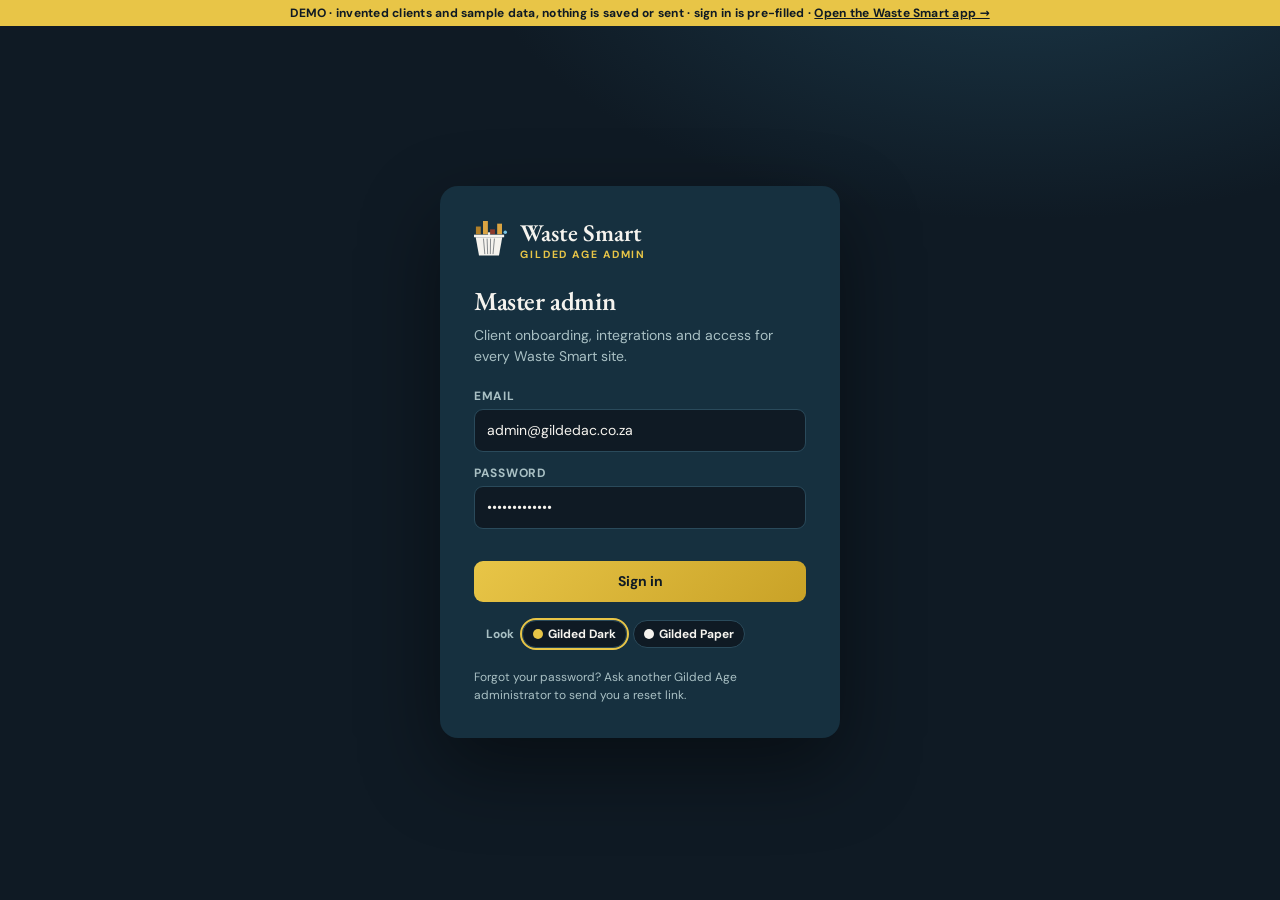
<file: master.html>
<!doctype html>
<html lang="en">
<head>
<meta charset="utf-8">
<meta name="viewport" content="width=device-width, initial-scale=1">
<link rel="icon" href="data:image/svg+xml,%3Csvg xmlns=%22http://www.w3.org/2000/svg%22 viewBox=%220 0 32 32%22%3E%3Crect width=%2232%22 height=%2232%22 rx=%227%22 fill=%22%23F5F3EE%22/%3E%3Csvg x=%224%22 y=%223%22 width=%2224%22 height=%2226%22 viewBox=%2220 30 760 800%22%3E%3Crect x=%2283%22 y=%22170%22 width=%22108%22 height=%22173%22 fill=%22%23B28029%22/%3E%3Crect x=%22241%22 y=%2243%22 width=%22109%22 height=%22300%22 fill=%22%23DAA442%22/%3E%3Crect x=%22400%22 y=%22232%22 width=%22108%22 height=%22111%22 fill=%22%238C3A2C%22/%3E%3Crect x=%22558%22 y=%22106%22 width=%22108%22 height=%22237%22 fill=%22%23DAA442%22/%3E%3Ccircle cx=%22739%22 cy=%22299%22 r=%2239%22 fill=%22%237AC5E4%22/%3E%3Cg fill=%22%231A1712%22%3E%3Crect x=%22352%22 y=%22300%22 width=%2248%22 height=%2256%22/%3E%3Crect x=%2236%22 y=%22352%22 width=%22678%22 height=%2258%22/%3E%3Cpolygon points=%2278%2C410 672%2C410 598%2C820 152%2C820%22/%3E%3C/g%3E%3Cg stroke=%22%23F5F3EE%22 stroke-width=%2211%22 stroke-linecap=%22butt%22%3E%3Cline x1=%22252%22 y1=%22440%22 x2=%22282%22 y2=%22787%22/%3E%3Cline x1=%22333%22 y1=%22440%22 x2=%22345%22 y2=%22787%22/%3E%3Cline x1=%22410%22 y1=%22440%22 x2=%22405%22 y2=%22787%22/%3E%3Cline x1=%22497%22 y1=%22440%22 x2=%22465%22 y2=%22787%22/%3E%3C/g%3E%3C/svg%3E%3C/svg%3E"><title>Gilded Age Master Admin</title>
<link rel="stylesheet" href="fonts.css">
<script>window.MASTER_DEMO=true;</script><script>/* ===================== WSR: report engine =====================
   One report model -> on-screen preview, PDF and Word (.docx). No libraries, no network.
   Charts are drawn on a canvas and embedded as images; text, tables and tiles stay real text.
   doc = { title, subtitle, client, period, generated, blocks:[...] }
   blocks: h2 | p | note | kpis | charts | table | actions | pagebreak
*/
const WSR = (function(){
  const COL = { ink:'#0F1A24', mute:'#5B6675', line:'#D9DEE5', panel:'#F4F6F8', band:'#0F1A24', accent:'#0B7F72', good:'#2F9E44', bad:'#D9480F', warn:'#B7791F', white:'#FFFFFF', zebra:'#F7F9FB' };
  const FONT = 'Helvetica, Arial, "Liberation Sans", sans-serif';
  const ORG = 'Gilded Age Consulting', ORG_URL = 'www.gildedac.co.za';
  const PW = 595.28, PH = 841.89, MX = 36, CW = PW - MX*2;
  const mctx = document.createElement('canvas').getContext('2d');
  const clean = s => String(s == null ? '' : s).replace(/[  ]/g,' ').replace(/[\u0000-\u0008\u000b\u000c\u000e-\u001f]/g,'');
  function tw(s, size, bold){ mctx.font = (bold?'bold ':'') + '100px ' + FONT; return mctx.measureText(clean(s)).width * size / 100; }
  function wrap(s, size, bold, maxW){
    const out = []; clean(s).split(/\n/).forEach(par=>{ let line = '';
      par.split(/\s+/).filter(Boolean).forEach(w=>{ const t = line ? line + ' ' + w : w; if (tw(t,size,bold) <= maxW || !line) line = t; else { out.push(line); line = w; } });
      out.push(line); });
    return out;
  }
  function fit(s, size, bold, maxW){ s = clean(s); if (tw(s,size,bold) <= maxW) return s; while (s.length > 1 && tw(s + '…', size, bold) > maxW) s = s.slice(0,-1); return s + '…'; }
  const hex = h => [1,3,5].map(i=>parseInt(h.slice(i,i+2),16)/255);
  function fnum(v, dp){ v = Number(v)||0; return clean(v.toLocaleString('en-ZA',{ maximumFractionDigits: dp==null ? (Math.abs(v)<10?1:0) : dp, minimumFractionDigits: dp==null?0:dp })); }

  /* ---------------- charts (canvas -> JPEG bytes) ---------------- */
  function canvasFor(W, H){ const s = 4, c = document.createElement('canvas'); c.width = Math.round(W*s); c.height = Math.round(H*s); const x = c.getContext('2d'); x.scale(s,s); x.fillStyle = '#fff'; x.fillRect(0,0,W,H); x.textBaseline = 'alphabetic'; return { c, x }; }
  const ft = (sz,b)=> (b?'bold ':'') + sz + 'px ' + FONT;
  function ticks(max){ if (!(max > 0)) max = 1; const p = Math.pow(10, Math.floor(Math.log10(max))), n = max/p, m = n<=1?1:n<=2?2:n<=4?4:n<=8?8:10, top = m*p; return { top, step: top/4 }; }
  function jpeg(c){ const u = c.toDataURL('image/jpeg', 0.93).split(',')[1], b = atob(u), a = new Uint8Array(b.length); for (let i=0;i<b.length;i++) a[i] = b.charCodeAt(i); return a; }
  function legendRow(x, items, px, py, maxW){ let cx = px; x.font = ft(8); items.forEach(it=>{ const w = tw(it.name,8)+16; if (cx + w > px + maxW){ return; } x.fillStyle = it.color; x.fillRect(cx, py-7, 8, 8); x.fillStyle = COL.mute; x.fillText(it.name, cx+12, py); cx += w + 6; }); }
  function xLabels(x, labels, left, plotW, y){ const n = labels.length; if (!n) return; const slot = plotW/n; const maxw = Math.max(...labels.map(l=>tw(l,7.5))) + 6; const every = Math.max(1, Math.ceil(maxw/slot)); x.font = ft(7.5); x.fillStyle = COL.mute; x.textAlign = 'center'; labels.forEach((l,i)=>{ if (i % every === 0) x.fillText(l, left + slot*(i+.5), y); }); x.textAlign = 'left'; }
  function drawChart(sp){
    const W = sp.w || 245, H = sp.h || 150, { c, x } = canvasFor(W, H), unit = sp.unit ? ' ' + sp.unit : '';
    const fmt = sp.fmt || (v=>fnum(v));
    const any = sp.kind === 'donut' ? (sp.parts||[]).some(p=>p.v>0) : sp.kind === 'hbar' ? (sp.vals||[]).some(v=>v>0) : sp.kind === 'waterfall' ? (sp.steps||[]).some(s=>s.v!==0) : (sp.series||[]).some(s=>s.vals.some(v=>v>0));
    if (!any) return null;
    if (sp.kind === 'bars' || sp.kind === 'line'){
      const ser = sp.series, labels = sp.labels, n = labels.length, multi = ser.length > 1;
      const top = multi ? 30 : 12, left = 40, right = 8, bottom = 20, pw = W-left-right, ph = H-top-bottom;
      let mx = 0; if (sp.kind === 'bars' && sp.stacked) for (let i=0;i<n;i++) mx = Math.max(mx, ser.reduce((s,q)=>s+(q.vals[i]||0),0)); else ser.forEach(q=>q.vals.forEach(v=>{ mx = Math.max(mx,v); }));
      const tk = ticks(mx); x.font = ft(7.5); x.strokeStyle = '#E6EAEF'; x.lineWidth = .6; x.fillStyle = COL.mute; x.textAlign = 'right';
      for (let i=0;i<=4;i++){ const v = tk.step*i, yy = top + ph - ph*v/tk.top; x.beginPath(); x.moveTo(left, yy); x.lineTo(W-right, yy); x.stroke(); x.fillText(fmt(v), left-5, yy+2.5); }
      x.textAlign = 'left'; if (multi) legendRow(x, ser, left, 14, pw);
      const slot = pw/n;
      if (sp.kind === 'bars'){
        const k = sp.stacked ? 1 : ser.length, bw = Math.min(26, slot*.72/k), gw = bw*k;
        for (let i=0;i<n;i++){ let base = top+ph; const gx = left + slot*i + (slot-gw)/2;
          ser.forEach((q,j)=>{ const v = q.vals[i]||0, h = ph*v/tk.top; if (h <= 0) return; x.fillStyle = q.color; const bx = sp.stacked ? gx : gx + j*bw;
            if (sp.stacked){ x.fillRect(bx, base-h, bw, Math.max(h-.6,.4)); base -= h; } else { x.fillRect(bx, base-h, bw-(k>1?.8:0), h); } });
          if (!multi && n <= 12 && ser[0].vals[i] > 0){ x.fillStyle = COL.ink; x.font = ft(7); x.textAlign = 'center'; x.fillText(fmt(ser[0].vals[i]), gx+bw/2, top+ph-ph*ser[0].vals[i]/tk.top-3); x.textAlign = 'left'; } }
      } else {
        ser.forEach(q=>{ const pts = q.vals.map((v,i)=>[left+slot*(i+.5), top+ph-ph*(v||0)/tk.top]);
          if (sp.area !== false){ x.beginPath(); x.moveTo(pts[0][0], top+ph); pts.forEach(p=>x.lineTo(p[0],p[1])); x.lineTo(pts[pts.length-1][0], top+ph); x.closePath(); x.globalAlpha = .13; x.fillStyle = q.color; x.fill(); x.globalAlpha = 1; }
          x.beginPath(); pts.forEach((p,i)=> i ? x.lineTo(p[0],p[1]) : x.moveTo(p[0],p[1])); x.strokeStyle = q.color; x.lineWidth = 1.6; x.lineJoin = 'round'; x.stroke();
          const lp = pts[pts.length-1]; x.beginPath(); x.arc(lp[0], lp[1], 2.4, 0, 7); x.fillStyle = q.color; x.fill(); x.strokeStyle = '#fff'; x.lineWidth = 1; x.stroke(); });
      }
      x.strokeStyle = COL.line; x.lineWidth = .8; x.beginPath(); x.moveTo(left, top+ph); x.lineTo(W-right, top+ph); x.stroke();
      xLabels(x, labels, left, pw, H-6);
    } else if (sp.kind === 'hbar'){
      const n = sp.labels.length, lw = Math.min(W*.42, Math.max(...sp.labels.map(l=>tw(l,8)))+8), left = lw, right = 56, rowH = Math.min(24, (H-8)/n), mx = Math.max(...sp.vals, 1e-9);
      for (let i=0;i<n;i++){ const yy = 6 + i*rowH, bh = Math.min(11, rowH*.56), by = yy + (rowH-bh)/2, w = (W-left-right)*sp.vals[i]/mx;
        x.font = ft(8); x.fillStyle = COL.ink; x.textAlign = 'left'; x.fillText(fit(sp.labels[i],8,false,lw-8), 0, by+bh-1.5);
        x.fillStyle = '#EEF1F4'; x.fillRect(left, by, W-left-right, bh); x.fillStyle = (sp.colors||[])[i] || sp.color || COL.accent; x.fillRect(left, by, Math.max(w, sp.vals[i]>0?1.5:0), bh);
        x.fillStyle = COL.ink; x.font = ft(8, true); x.fillText(fmt(sp.vals[i]) + unit, left + (W-left-right) + 5, by+bh-1.5); }
    } else if (sp.kind === 'donut'){
      const parts = sp.parts.filter(p=>p.v>0), tot = parts.reduce((s,p)=>s+p.v,0), narrow = W < 330, r = narrow ? Math.min(H/2-8, 40) : Math.min(H/2-6, W*.3), cx = r+8, cy = H/2, ri = r*.62; let a = -Math.PI/2;
      parts.forEach(p=>{ const da = p.v/tot*Math.PI*2; x.beginPath(); x.arc(cx,cy,r,a,a+da); x.arc(cx,cy,ri,a+da,a,true); x.closePath(); x.fillStyle = p.color; x.fill(); x.strokeStyle = '#fff'; x.lineWidth = 1.2; x.stroke(); a += da; });
      x.textAlign = 'center'; x.fillStyle = COL.ink; x.font = ft(Math.min(15, r*.3), true); x.fillText(clean(sp.center && sp.center.big || ''), cx, cy+2); x.font = ft(6.5); x.fillStyle = COL.mute; x.fillText(clean(sp.center && sp.center.small || ''), cx, cy+11); x.textAlign = 'left';
      const lx = cx + r + (narrow ? 12 : 16), rowH = Math.min(17, (H-8)/Math.max(parts.length,1)), vw = narrow ? 46 : 110; let ly = cy - rowH*(parts.length-1)/2 + 3;
      parts.forEach(p=>{ x.fillStyle = p.color; x.fillRect(lx, ly-7, 8, 8); x.fillStyle = COL.ink; x.font = ft(8); x.fillText(fit(p.name,8,false,W-lx-vw-14), lx+13, ly); x.textAlign = 'right'; x.font = ft(8,true); x.fillText(narrow ? fmt(p.v) + ' · ' + fnum(p.v/tot*100,0) + '%' : fmt(p.v) + unit + '  ·  ' + fnum(p.v/tot*100,0) + '%', W-2, ly); x.textAlign = 'left'; ly += rowH; });
    } else if (sp.kind === 'waterfall'){
      const st = sp.steps, n = st.length, top = 20, left = 8, right = 8, bottom = 30, pw = W-left-right, ph = H-top-bottom; let run = 0, lo = 0, hi = 0; const bars = st.map(s=>{ let a, b; if (s.total){ a = 0; b = s.v; run = s.v; } else { a = run; b = run + s.v; run = b; } lo = Math.min(lo,a,b); hi = Math.max(hi,a,b); return { a, b, s }; });
      const span = (hi - lo) || 1, yy = v => top + ph - (v - lo)/span*ph, slot = pw/n, bw = Math.min(46, slot*.62);
      x.strokeStyle = COL.line; x.lineWidth = .8; x.beginPath(); x.moveTo(left, yy(0)); x.lineTo(W-right, yy(0)); x.stroke();
      bars.forEach((b,i)=>{ const bx = left + slot*i + (slot-bw)/2, y1 = yy(Math.max(b.a,b.b)), y2 = yy(Math.min(b.a,b.b)); x.fillStyle = b.s.color || (b.s.total ? COL.ink : b.s.v >= 0 ? COL.good : COL.bad); x.fillRect(bx, y1, bw, Math.max(y2-y1, 1.2));
        if (i < n-1){ x.strokeStyle = '#9AA5B1'; x.lineWidth = .6; x.setLineDash([2,2]); x.beginPath(); x.moveTo(bx+bw, yy(b.b)); x.lineTo(bx+slot, yy(b.b)); x.stroke(); x.setLineDash([]); }
        x.textAlign = 'center'; x.fillStyle = COL.ink; x.font = ft(8,true); const lab = (b.s.v>0&&!b.s.total?'+':b.s.v<0?'−':'') + fmt(Math.abs(b.s.v)); x.fillText(lab, bx+bw/2, (b.s.v >= 0 || b.s.total ? y1 : y2) + (b.s.v >= 0 || b.s.total ? -3 : 10));
        x.font = ft(7.5); x.fillStyle = COL.mute; wrap(b.s.name, 7.5, false, slot-4).slice(0,2).forEach((ln,k)=>x.fillText(ln, bx+bw/2, H-bottom+13+k*9)); x.textAlign = 'left'; });
    }
    return { bytes: jpeg(c), w: W, h: H, url: c.toDataURL('image/jpeg', .9) };
  }

  /* ---------------- PDF ---------------- */
  const WIN = { 8211:0x96, 8212:0x97, 8216:0x91, 8217:0x92, 8220:0x93, 8221:0x94, 8226:0x95, 8230:0x85, 8364:0x80, 8722:0x2D, 8201:0x20, 160:0xA0 };
  function pdfHex(s){ s = clean(s); let o = ''; for (const ch of s){ let c = ch.codePointAt(0); c = WIN[c] != null ? WIN[c] : c; if (c > 255) c = 63; o += c.toString(16).padStart(2,'0'); } return '<' + o + '>'; }
  const f2 = n => (Math.round(n*100)/100).toString();
  function colFit(b, total, sz){
    const dat = i=>Math.max(0, ...b.rows.slice(0,120).map(r=>tw(typeof r[i]==='number'?fnum(r[i]):r[i], sz, false))), hd = i=>tw(b.head[i], sz, true);
    let w = b.head.map((h,i)=>Math.max(dat(i), hd(i)) + 10), sum = w.reduce((a,v)=>a+v,0);
    if (sum > total){ w = b.head.map((h,i)=>Math.max(dat(i), Math.min(hd(i), dat(i)*1.35)) + 8); sum = w.reduce((a,v)=>a+v,0); }
    return w.map(v=>v*total/sum);
  }
  function layout(doc){
    const pages = []; let pg = null, y = 0;
    const newPage = first => { pg = { ops:[], first }; pages.push(pg); y = first ? 0 : 44; };
    const R = (x_,y_,w,h,fill,stroke,lw)=>pg.ops.push({ t:'r', x:x_, y:y_, w, h, fill, stroke, lw });
    const L = (x1,y1,x2,y2,col,lw)=>pg.ops.push({ t:'l', x1,y1,x2,y2,col,lw });
    const T = (s,x_,y_,size,bold,col,align)=>pg.ops.push({ t:'t', s:clean(s), x:x_, y:y_, size, bold, col, align });
    const I = (img,x_,y_,w,h)=>pg.ops.push({ t:'i', img, x:x_, y:y_, w, h });
    const LIM = PH - 52, need = h => { if (y + h > LIM) { newPage(false); return true; } return false; };
    newPage(true);
    /* cover band */
    const band = 128; R(0,0,PW,band,COL.band); R(0,band,PW,4,COL.accent);
    T((doc.org || ORG).toUpperCase() + '  ·  WASTE SMART', MX, 34, 8, true, '#5EEAD4');
    const tl = wrap(doc.title, 23, true, CW - 170).slice(0,2); tl.forEach((ln,i)=>T(ln, MX, 66 + i*26, 23, true, '#FFFFFF'));
    const sy = 66 + (tl.length-1)*26 + 22; wrap(doc.subtitle || '', 10, false, CW - 170).slice(0,2).forEach((ln,i)=>T(ln, MX, sy + i*13, 10, false, '#B6C2CF'));
    const meta = [['CLIENT', doc.client], ['PERIOD', doc.period], ['PREPARED', doc.generated]].filter(m=>m[1]); meta.forEach((m,i)=>{ T(m[0], PW-MX, 34+i*30, 6.5, true, '#7C8A99', 'r'); T(fit(m[1],9,true,200), PW-MX, 45+i*30, 9, true, '#FFFFFF', 'r'); });
    y = band + 4 + 20;
    doc.blocks.forEach(b=>{
      if (b.t === 'pagebreak'){ newPage(false); return; }
      if (b.t === 'h2'){ if (!pg.first || y > band + 30) { need(90); if (y > 44) y += 8; } R(MX, y, 3, 14, COL.accent); T(b.text, MX+10, y+11, 12.5, true, COL.ink); L(MX, y+20, PW-MX, y+20, COL.line, .6); y += 30; if (b.sub){ wrap(b.sub, 8, false, CW).forEach(ln=>{ T(ln, MX, y, 8, false, COL.mute); y += 11; }); y += 4; } return; }
      if (b.t === 'p' || b.t === 'note'){ const sz = b.t === 'p' ? 9 : 7.5, lh = sz + 3.6, ls = wrap(b.text, sz, false, CW); ls.forEach(ln=>{ need(lh); T(ln, MX, y+sz, sz, false, b.t === 'p' ? COL.ink : COL.mute); y += lh; }); y += 6; return; }
      if (b.t === 'kpis'){ const n = b.items.length, per = n<=5 ? n : (n%4===0?4:n%3===0?3:4), gap = 8, tw_ = (CW - gap*(per-1))/per, th = 60;
        for (let i=0;i<n;i+=per){ need(th+8); b.items.slice(i,i+per).forEach((k,j)=>{ const x0 = MX + j*(tw_+gap); R(x0,y,tw_,th,COL.panel); R(x0,y,tw_,2.6,k.color || COL.accent);
            T(fit(k.label.toUpperCase(),6.8,true,tw_-14), x0+8, y+16, 6.8, true, COL.mute); let vs = 17; while (vs > 10 && tw(k.value,vs,true) > tw_-14) vs--; T(k.value, x0+8, y+37, vs, true, COL.ink);
            if (k.sub) T(fit(k.sub,7,false,tw_-14), x0+8, y+51, 7, false, k.tone === 'good' ? COL.good : k.tone === 'bad' ? COL.bad : COL.mute); }); y += th + 8; } y += 4; return; }
      if (b.t === 'charts'){ const cols = b.items.length, gap = 10, cw = (CW - gap*(cols-1))/cols, hs = b.items.map(it=> it.img ? it.img.h : 40), ch = Math.max(...hs) + 34;
        need(ch + 8); b.items.forEach((it,j)=>{ const x0 = MX + j*(cw+gap); R(x0,y,cw,ch,COL.white,COL.line,.7); R(x0,y,cw,2.2,it.accent || COL.accent);
          T(fit(it.title,9.5,true,cw-16), x0+8, y+16, 9.5, true, COL.ink); if (it.sub) T(fit(it.sub,7.2,false,cw-16), x0+8, y+26, 7.2, false, COL.mute);
          if (it.img){ I(it.img, x0+(cw-it.img.w)/2, y+31, it.img.w, it.img.h); } else T('No data in this period yet.', x0+8, y+60, 8.5, false, COL.mute); }); y += ch + 10; return; }
      if (b.t === 'table'){ const sz = b.size || 7.5, rh = sz + 8, hh = rh + 2, nc = b.head.length, al = b.align || b.head.map((h,i)=> i===0 ? 'l' : 'r');
        const cws = colFit(b, CW, sz);
        const head = () => { R(MX,y,CW,hh,COL.band); let cx = MX; b.head.forEach((h,i)=>{ const lbl = fit(h,sz,true,cws[i]-8); T(lbl, al[i]==='r' ? cx+cws[i]-4 : cx+4, y+hh-6, sz, true, '#FFFFFF', al[i]); cx += cws[i]; }); y += hh; };
        if (b.title){ need(hh+rh*3+20); T(b.title, MX, y+10, 9.5, true, COL.ink); y += 16; } need(hh + rh*2); head();
        b.rows.forEach((r,ri)=>{ if (y + rh > LIM){ newPage(false); head(); } const tot = b.totals && ri === b.rows.length-1; if (tot) R(MX,y,CW,rh,'#E3F4F1'); else if (ri%2) R(MX,y,CW,rh,COL.zebra);
          let cx = MX; r.forEach((v,i)=>{ const s = fit(typeof v === 'number' ? fnum(v) : v, sz, tot, cws[i]-8); T(s, al[i]==='r' ? cx+cws[i]-4 : cx+4, y+rh-4.2, sz, tot, COL.ink, al[i]); cx += cws[i]; }); y += rh; });
        L(MX,y,PW-MX,y,COL.line,.7); y += 12; return; }
      if (b.t === 'actions'){ b.items.forEach(a=>{ const hl = wrap(a.head, 9, true, CW-60), bl = wrap(a.text||'', 8, false, CW-60), h = hl.length*12 + bl.length*10.5 + 10; need(h);
          const col = a.tag === 'HIGH' ? COL.bad : a.tag === 'MEDIUM' ? COL.warn : COL.accent; R(MX,y+1,44,12,col); T(a.tag, MX+22, y+9.6, 6.5, true, '#FFFFFF', 'c'); let yy = y + 10; hl.forEach(ln=>{ T(ln, MX+54, yy, 9, true, COL.ink); yy += 12; }); bl.forEach(ln=>{ T(ln, MX+54, yy-1, 8, false, COL.mute); yy += 10.5; }); y += h; L(MX,y-3,PW-MX,y-3,'#EDF0F3',.5); }); y += 6; return; }
    });
    const N = pages.length;
    pages.forEach((p,i)=>{ if (!p.first){ p.ops.unshift({ t:'r', x:0, y:0, w:PW, h:26, fill:COL.band }, { t:'r', x:0, y:26, w:PW, h:2, fill:COL.accent }, { t:'t', s:clean(doc.title), x:MX, y:17, size:8, bold:true, col:'#FFFFFF' }, { t:'t', s:clean(doc.client||''), x:PW-MX, y:17, size:8, bold:false, col:'#B6C2CF', align:'r' }); }
      p.ops.push({ t:'l', x1:MX, y1:PH-40, x2:PW-MX, y2:PH-40, col:COL.line, lw:.6 }, { t:'t', s:fit(clean((doc.client ? doc.client + '  ·  ' : '') + doc.title),7,false,190), x:MX, y:PH-28, size:7, bold:false, col:COL.mute },
        { t:'t', s:'Prepared by ' + (doc.org || ORG) + '  ·  ' + ORG_URL, x:PW/2+20, y:PH-28, size:7, bold:false, col:COL.mute, align:'c' }, { t:'t', s:'Page ' + (i+1) + ' of ' + N, x:PW-MX, y:PH-28, size:7, bold:true, col:COL.ink, align:'r' }); });
    return pages;
  }
  function toPDF(doc){
    const pages = layout(doc), imgs = [], parts = [], offs = []; let len = 0;
    const enc = s => { const a = new Uint8Array(s.length); for (let i=0;i<s.length;i++) a[i] = s.charCodeAt(i) & 255; return a; };
    const put = d => { const a = typeof d === 'string' ? enc(d) : d; parts.push(a); len += a.length; };
    const objs = []; // [{id, bytes[]}]
    const ids = new Map(); pages.forEach(p=>p.ops.forEach(o=>{ if (o.t === 'i' && !ids.has(o.img)) { ids.set(o.img, 0); imgs.push(o.img); } }));
    // object numbering: 1 catalog, 2 pages, 3 F1, 4 F2, 5 info, then images, then per page (page,content)
    const imgBase = 6; imgs.forEach((im,i)=>{ ids.set(im, imgBase + i); });
    const pageBase = imgBase + imgs.length, pageId = i => pageBase + i*2, contId = i => pageBase + i*2 + 1;
    put('%PDF-1.4\n%\xE2\xE3\xCF\xD3\n');
    const obj = (id, body) => { offs[id] = len; put(id + ' 0 obj\n'); put(body); put('\nendobj\n'); };
    const objStream = (id, dict, data) => { offs[id] = len; put(id + ' 0 obj\n<<' + dict + ' /Length ' + data.length + '>>\nstream\n'); put(data); put('\nendstream\nendobj\n'); };
    obj(1, '<< /Type /Catalog /Pages 2 0 R /Lang (en-ZA) >>');
    obj(2, '<< /Type /Pages /Kids [' + pages.map((p,i)=>pageId(i)+' 0 R').join(' ') + '] /Count ' + pages.length + ' >>');
    obj(3, '<< /Type /Font /Subtype /Type1 /BaseFont /Helvetica /Encoding /WinAnsiEncoding >>');
    obj(4, '<< /Type /Font /Subtype /Type1 /BaseFont /Helvetica-Bold /Encoding /WinAnsiEncoding >>');
    const d = new Date(), ds = 'D:' + d.getFullYear() + String(d.getMonth()+1).padStart(2,'0') + String(d.getDate()).padStart(2,'0') + String(d.getHours()).padStart(2,'0') + String(d.getMinutes()).padStart(2,'0') + '00';
    obj(5, '<< /Title ' + pdfHex(doc.title) + ' /Author ' + pdfHex(doc.org || ORG) + ' /Subject ' + pdfHex(doc.subtitle || '') + ' /Creator ' + pdfHex('Waste Smart') + ' /CreationDate (' + ds + ') >>');
    imgs.forEach(im=> objStream(ids.get(im), '/Type /XObject /Subtype /Image /Width ' + Math.round(im.w*4) + ' /Height ' + Math.round(im.h*4) + ' /ColorSpace /DeviceRGB /BitsPerComponent 8 /Filter /DCTDecode', im.bytes));
    pages.forEach((p,i)=>{
      const cs = []; const col = (c, st) => { const [r,g,b] = hex(c); return f2(r)+' '+f2(g)+' '+f2(b)+(st?' RG':' rg'); };
      p.ops.forEach(o=>{
        if (o.t === 'r'){ if (o.fill){ cs.push(col(o.fill)); cs.push(f2(o.x)+' '+f2(PH-o.y-o.h)+' '+f2(o.w)+' '+f2(o.h)+' re f'); } if (o.stroke){ cs.push(col(o.stroke,1)); cs.push(f2(o.lw||.7)+' w '+f2(o.x)+' '+f2(PH-o.y-o.h)+' '+f2(o.w)+' '+f2(o.h)+' re S'); } }
        else if (o.t === 'l'){ cs.push(col(o.col,1)); cs.push(f2(o.lw||.7)+' w '+f2(o.x1)+' '+f2(PH-o.y1)+' m '+f2(o.x2)+' '+f2(PH-o.y2)+' l S'); }
        else if (o.t === 'i'){ cs.push('q '+f2(o.w)+' 0 0 '+f2(o.h)+' '+f2(o.x)+' '+f2(PH-o.y-o.h)+' cm /Im'+ids.get(o.img)+' Do Q'); }
        else if (o.t === 't'){ const w = tw(o.s, o.size, o.bold); const x0 = o.align === 'r' ? o.x - w : o.align === 'c' ? o.x - w/2 : o.x; cs.push('BT '+col(o.col||COL.ink)+' /F'+(o.bold?2:1)+' '+f2(o.size)+' Tf '+f2(x0)+' '+f2(PH-o.y)+' Td '+pdfHex(o.s)+' Tj ET'); }
      });
      const xo = [...new Set(p.ops.filter(o=>o.t==='i').map(o=>ids.get(o.img)))];
      obj(pageId(i), '<< /Type /Page /Parent 2 0 R /MediaBox [0 0 '+PW+' '+PH+'] /Resources << /Font << /F1 3 0 R /F2 4 0 R >> /XObject << '+xo.map(id=>'/Im'+id+' '+id+' 0 R').join(' ')+' >> >> /Contents '+contId(i)+' 0 R >>');
      objStream(contId(i), '', enc(cs.join('\n')));
    });
    const total = pageBase + pages.length*2, xref = len; let x = 'xref\n0 ' + total + '\n0000000000 65535 f \n';
    for (let i=1;i<total;i++) x += String(offs[i]).padStart(10,'0') + ' 00000 n \n';
    put(x + 'trailer\n<< /Size ' + total + ' /Root 1 0 R /Info 5 0 R >>\nstartxref\n' + xref + '\n%%EOF');
    const out = new Uint8Array(len); let o = 0; parts.forEach(a=>{ out.set(a,o); o += a.length; }); return out;
  }

  /* ---------------- DOCX ---------------- */
  const X = s => clean(s).replace(/&/g,'&amp;').replace(/</g,'&lt;').replace(/>/g,'&gt;').replace(/"/g,'&quot;');
  const tw20 = pt => Math.round(pt*20), noHash = c => c.replace('#','');
  function crcTable(){ const t = []; for (let n=0;n<256;n++){ let c = n; for (let k=0;k<8;k++) c = c & 1 ? 0xEDB88320 ^ (c >>> 1) : c >>> 1; t[n] = c >>> 0; } return t; }
  const CRC = crcTable(); const crc32 = a => { let c = 0xFFFFFFFF; for (let i=0;i<a.length;i++) c = CRC[(c ^ a[i]) & 255] ^ (c >>> 8); return (c ^ 0xFFFFFFFF) >>> 0; };
  function zip(files){
    const u8 = s => new TextEncoder().encode(s), parts = [], cd = []; let off = 0; const now = new Date(), dt = ((now.getHours()<<11)|(now.getMinutes()<<5)|(now.getSeconds()>>1)), dd = (((now.getFullYear()-1980)<<9)|((now.getMonth()+1)<<5)|now.getDate());
    const w16 = (a,v)=>a.push(v&255,(v>>8)&255), w32 = (a,v)=>a.push(v&255,(v>>8)&255,(v>>16)&255,(v>>>24)&255);
    files.forEach(f=>{ const name = u8(f.name), data = typeof f.data === 'string' ? u8(f.data) : f.data, crc = crc32(data), h = [];
      w32(h,0x04034b50); w16(h,20); w16(h,0x0800); w16(h,0); w16(h,dt); w16(h,dd); w32(h,crc); w32(h,data.length); w32(h,data.length); w16(h,name.length); w16(h,0);
      parts.push(new Uint8Array(h), name, data); const c = []; w32(c,0x02014b50); w16(c,20); w16(c,20); w16(c,0x0800); w16(c,0); w16(c,dt); w16(c,dd); w32(c,crc); w32(c,data.length); w32(c,data.length); w16(c,name.length); w16(c,0); w16(c,0); w16(c,0); w16(c,0); w32(c,0); w32(c,off);
      cd.push(new Uint8Array(c), name); off += h.length + name.length + data.length; });
    let cdLen = 0; cd.forEach(a=>cdLen += a.length); const e = []; w32(e,0x06054b50); w16(e,0); w16(e,0); w16(e,files.length); w16(e,files.length); w32(e,cdLen); w32(e,off); w16(e,0);
    const all = [...parts, ...cd, new Uint8Array(e)], total = all.reduce((s,a)=>s+a.length,0), out = new Uint8Array(total); let o = 0; all.forEach(a=>{ out.set(a,o); o += a.length; }); return out;
  }
  function toDOCX(doc){
    const media = []; let docId = 1;
    const run = (t, o)=>{ o = o||{}; return '<w:r><w:rPr><w:rFonts w:ascii="Arial" w:hAnsi="Arial" w:cs="Arial"/>' + (o.b?'<w:b/>':'') + (o.c?'<w:color w:val="'+noHash(o.c)+'"/>':'') + '<w:sz w:val="'+Math.round((o.sz||9.5)*2)+'"/></w:rPr><w:t xml:space="preserve">'+X(t)+'</w:t></w:r>'; };
    const para = (runs, o)=>{ o = o||{}; return '<w:p><w:pPr>' + (o.style?'<w:pStyle w:val="'+o.style+'"/>':'') + (o.keep?'<w:keepNext/>':'') + '<w:spacing w:before="'+(o.before||0)+'" w:after="'+(o.after==null?80:o.after)+'"'+(o.line?' w:line="'+o.line+'" w:lineRule="auto"':'')+'/>' + (o.jc?'<w:jc w:val="'+o.jc+'"/>':'') + (o.bar?'<w:pBdr><w:bottom w:val="single" w:sz="4" w:space="3" w:color="'+noHash(COL.line)+'"/></w:pBdr>':'') + '</w:pPr>' + runs + '</w:p>'; };
    const cell = (inner, w, o)=>{ o = o||{}; const bd = o.border ? '<w:tcBorders><w:top w:val="single" w:sz="4" w:color="'+noHash(COL.line)+'"/><w:left w:val="single" w:sz="4" w:color="'+noHash(COL.line)+'"/><w:bottom w:val="single" w:sz="4" w:color="'+noHash(COL.line)+'"/><w:right w:val="single" w:sz="4" w:color="'+noHash(COL.line)+'"/></w:tcBorders>' : o.top ? '<w:tcBorders><w:top w:val="single" w:sz="18" w:color="'+noHash(o.top)+'"/></w:tcBorders>' : '';
      return '<w:tc><w:tcPr><w:tcW w:w="'+w+'" w:type="dxa"/>'+bd+(o.fill?'<w:shd w:val="clear" w:color="auto" w:fill="'+noHash(o.fill)+'"/>':'')+'<w:tcMar><w:top w:w="'+(o.pt==null?50:o.pt)+'" w:type="dxa"/><w:left w:w="'+(o.pl==null?100:o.pl)+'" w:type="dxa"/><w:bottom w:w="'+(o.pb==null?50:o.pb)+'" w:type="dxa"/><w:right w:w="100" w:type="dxa"/></w:tcMar><w:vAlign w:val="'+(o.va||'top')+'"/></w:tcPr>'+inner+'</w:tc>'; };
    const tbl = (grid, rows, o)=>{ o = o||{}; return '<w:tbl><w:tblPr><w:tblW w:w="'+grid.reduce((s,v)=>s+v,0)+'" w:type="dxa"/><w:tblLayout w:type="fixed"/><w:tblCellMar><w:left w:w="0" w:type="dxa"/><w:right w:w="0" w:type="dxa"/></w:tblCellMar></w:tblPr><w:tblGrid>'+grid.map(g=>'<w:gridCol w:w="'+g+'"/>').join('')+'</w:tblGrid>'+rows.join('')+'</w:tbl>' + para('', { after: o.after==null?100:o.after, line: 120 }); };
    const row = (cells, o)=>'<w:tr><w:trPr><w:cantSplit/>'+(o&&o.header?'<w:tblHeader/>':'')+'</w:trPr>'+cells.join('')+'</w:tr>';
    const img = (im, alt)=>{ const id = ++docId, rid = 'rId' + (100 + media.length); media.push({ name:'media/chart'+id+'.jpg', bytes: im.bytes, rid }); const cx = Math.round(im.w*12700), cy = Math.round(im.h*12700);
      return '<w:r><w:drawing><wp:inline distT="0" distB="0" distL="0" distR="0"><wp:extent cx="'+cx+'" cy="'+cy+'"/><wp:docPr id="'+id+'" name="Chart '+id+'" descr="'+X(alt||'Chart')+'"/><a:graphic xmlns:a="http://schemas.openxmlformats.org/drawingml/2006/main"><a:graphicData uri="http://schemas.openxmlformats.org/drawingml/2006/picture"><pic:pic xmlns:pic="http://schemas.openxmlformats.org/drawingml/2006/picture"><pic:nvPicPr><pic:cNvPr id="'+id+'" name="chart'+id+'.jpg"/><pic:cNvPicPr/></pic:nvPicPr><pic:blipFill><a:blip r:embed="'+rid+'"/><a:stretch><a:fillRect/></a:stretch></pic:blipFill><pic:spPr><a:xfrm><a:off x="0" y="0"/><a:ext cx="'+cx+'" cy="'+cy+'"/></a:xfrm><a:prstGeom prst="rect"><a:avLst/></a:prstGeom></pic:spPr></pic:pic></a:graphicData></a:graphic></wp:inline></w:drawing></w:r>'; };
    const W = tw20(CW); let body = '';
    /* cover */
    const meta = [['CLIENT', doc.client], ['PERIOD', doc.period], ['PREPARED', doc.generated]].filter(m=>m[1]);
    body += tbl([W*0.66|0, W - (W*0.66|0)], [row([
      cell(para(run((doc.org||ORG).toUpperCase()+'  ·  WASTE SMART',{b:1,c:'#5EEAD4',sz:8}),{after:120}) + para(run(doc.title,{b:1,c:'#FFFFFF',sz:22}),{after:80}) + para(run(doc.subtitle||'',{c:'#B6C2CF',sz:10}),{after:60}), W*0.66|0, { fill:COL.band, pl:240, pt:240, pb:240 }),
      cell(meta.map(m=>para(run(m[0],{b:1,c:'#7C8A99',sz:6.5}),{after:0,jc:'right'}) + para(run(m[1],{b:1,c:'#FFFFFF',sz:9}),{after:100,jc:'right'})).join(''), W - (W*0.66|0), { fill:COL.band, pt:240, pb:140, va:'center' })])], { after: 60 });
    doc.blocks.forEach(b=>{
      if (b.t === 'pagebreak'){ body += '<w:p><w:r><w:br w:type="page"/></w:r></w:p>'; return; }
      if (b.t === 'h2'){ body += para(run(b.text,{b:1,c:COL.ink,sz:13}),{style:'Heading2',before:240,after:b.sub?40:100,keep:1,bar:1}); if (b.sub) body += para(run(b.sub,{c:COL.mute,sz:8.5}),{after:100,keep:1}); return; }
      if (b.t === 'p'){ body += para(run(b.text,{sz:9.5}),{after:100,line:276}); return; }
      if (b.t === 'note'){ body += para(run(b.text,{c:COL.mute,sz:8}),{after:100}); return; }
      if (b.t === 'kpis'){ const n = b.items.length, per = n<=5 ? n : (n%4===0?4:n%3===0?3:4), gap = 120, cw_ = Math.floor((W - gap*(per-1))/per);
        for (let i=0;i<n;i+=per){ const items = b.items.slice(i,i+per), grid = [], cells = []; items.forEach((k,j)=>{ if (j){ grid.push(gap); cells.push(cell(para('',{after:0}), gap, {pt:0,pb:0})); } grid.push(cw_);
            cells.push(cell(para(run(k.label.toUpperCase(),{b:1,c:COL.mute,sz:6.5}),{after:20}) + para(run(k.value,{b:1,c:COL.ink,sz:15}),{after:20}) + para(run(k.sub||' ',{c:k.tone==='good'?COL.good:k.tone==='bad'?COL.bad:COL.mute,sz:7.5}),{after:0}), cw_, { fill:COL.panel, top:k.color||COL.accent, pt:90, pb:90 })); });
          body += tbl(grid, [row(cells)], { after: 60 }); } return; }
      if (b.t === 'charts'){ const cols = b.items.length, gap = 140, cw_ = Math.floor((W - gap*(cols-1))/cols), grid = [], cells = [];
        b.items.forEach((it,j)=>{ if (j){ grid.push(gap); cells.push(cell(para('',{after:0}),gap,{pt:0,pb:0})); } grid.push(cw_);
          cells.push(cell(para(run(it.title,{b:1,c:COL.ink,sz:9.5}),{after:10,keep:1}) + (it.sub?para(run(it.sub,{c:COL.mute,sz:7.5}),{after:40,keep:1}):'') + (it.img ? para(img(it.img, it.title),{after:0,jc:'center'}) : para(run('No data in this period yet.',{c:COL.mute,sz:8.5}),{after:0})), cw_, { border:1, top:it.accent||COL.accent, pt:80, pb:80 })); });
        body += tbl(grid, [row(cells)], { after: 80 }); return; }
      if (b.t === 'table'){ const sz = b.size || 7.5, al = b.align || b.head.map((h,i)=> i===0 ? 'l' : 'r'), wdt = colFit(b, CW, sz);
        let grid = wdt.map(v=>Math.floor(v*20)); grid[grid.length-1] += W - grid.reduce((s,v)=>s+v,0);
        if (b.title) body += para(run(b.title,{b:1,c:COL.ink,sz:9.5}),{before:80,after:60,keep:1});
        const hs = [row(b.head.map((h,i)=>cell(para(run(h,{b:1,c:'#FFFFFF',sz}),{after:0,jc:al[i]==='r'?'right':'left'}), grid[i], { fill:COL.band, pt:40, pb:40, pl:70 })), { header:1 })];
        b.rows.forEach((r,ri)=>{ const tot = b.totals && ri === b.rows.length-1; hs.push(row(r.map((v,i)=>cell(para(run(typeof v === 'number' ? fnum(v) : v,{b:tot,c:COL.ink,sz}),{after:0,jc:al[i]==='r'?'right':'left'}), grid[i], { fill: tot ? '#E3F4F1' : ri%2 ? COL.zebra : null, pt:30, pb:30, pl:70 })))); });
        body += tbl(grid, hs, { after: 100 }); return; }
      if (b.t === 'actions'){ const g1 = 1000, g2 = W - 1000, rows = b.items.map(a=>{ const col = a.tag === 'HIGH' ? COL.bad : a.tag === 'MEDIUM' ? COL.warn : COL.accent;
          return row([cell(para(run(a.tag,{b:1,c:'#FFFFFF',sz:7}),{after:0,jc:'center'}), g1, { fill:col, pt:30, pb:30, va:'center' }), cell(para(run(a.head,{b:1,c:COL.ink,sz:9.5}),{after:20}) + para(run(a.text||'',{c:COL.mute,sz:8.5}),{after:0}), g2, { pl:160, pt:50, pb:50 })]); });
        body += tbl([g1,g2], rows, { after: 100 }); return; }
    });
    const sect = '<w:sectPr><w:footerReference w:type="default" r:id="rId2"/><w:pgSz w:w="11906" w:h="16838"/><w:pgMar w:top="720" w:right="720" w:bottom="900" w:left="720" w:header="400" w:footer="400"/></w:sectPr>';
    const NS = 'xmlns:w="http://schemas.openxmlformats.org/wordprocessingml/2006/main" xmlns:r="http://schemas.openxmlformats.org/officeDocument/2006/relationships" xmlns:wp="http://schemas.openxmlformats.org/drawingml/2006/wordprocessingDrawing"';
    const fld = (code)=>'<w:r><w:rPr><w:sz w:val="14"/></w:rPr><w:fldChar w:fldCharType="begin"/></w:r><w:r><w:rPr><w:sz w:val="14"/></w:rPr><w:instrText xml:space="preserve"> '+code+' </w:instrText></w:r><w:r><w:rPr><w:sz w:val="14"/></w:rPr><w:fldChar w:fldCharType="separate"/></w:r><w:r><w:rPr><w:sz w:val="14"/></w:rPr><w:t>1</w:t></w:r><w:r><w:rPr><w:sz w:val="14"/></w:rPr><w:fldChar w:fldCharType="end"/></w:r>';
    const footer = '<?xml version="1.0" encoding="UTF-8" standalone="yes"?><w:ftr '+NS+'><w:p><w:pPr><w:pBdr><w:top w:val="single" w:sz="4" w:space="4" w:color="'+noHash(COL.line)+'"/></w:pBdr><w:tabs><w:tab w:val="right" w:pos="'+W+'"/></w:tabs><w:spacing w:after="0"/></w:pPr>'
      + run((doc.client?doc.client+'  ·  ':'')+doc.title+'  ·  Prepared by '+(doc.org||ORG)+'  ·  '+ORG_URL,{c:COL.mute,sz:7}) + '<w:r><w:tab/></w:r>' + run('Page ',{c:COL.mute,sz:7}) + fld('PAGE') + run(' of ',{c:COL.mute,sz:7}) + fld('NUMPAGES') + '</w:p></w:ftr>';
    const styles = '<?xml version="1.0" encoding="UTF-8" standalone="yes"?><w:styles xmlns:w="http://schemas.openxmlformats.org/wordprocessingml/2006/main"><w:docDefaults><w:rPrDefault><w:rPr><w:rFonts w:ascii="Arial" w:hAnsi="Arial" w:cs="Arial"/><w:sz w:val="19"/><w:lang w:val="en-ZA"/></w:rPr></w:rPrDefault></w:docDefaults><w:style w:type="paragraph" w:default="1" w:styleId="Normal"><w:name w:val="Normal"/></w:style><w:style w:type="paragraph" w:styleId="Heading2"><w:name w:val="heading 2"/><w:basedOn w:val="Normal"/><w:next w:val="Normal"/><w:qFormat/><w:pPr><w:keepNext/><w:outlineLvl w:val="1"/></w:pPr></w:style></w:styles>';
    const rels = '<?xml version="1.0" encoding="UTF-8" standalone="yes"?><Relationships xmlns="http://schemas.openxmlformats.org/package/2006/relationships"><Relationship Id="rId1" Type="http://schemas.openxmlformats.org/officeDocument/2006/relationships/styles" Target="styles.xml"/><Relationship Id="rId2" Type="http://schemas.openxmlformats.org/officeDocument/2006/relationships/footer" Target="footer1.xml"/>' + media.map(m=>'<Relationship Id="'+m.rid+'" Type="http://schemas.openxmlformats.org/officeDocument/2006/relationships/image" Target="'+m.name+'"/>').join('') + '</Relationships>';
    const iso = new Date().toISOString().replace(/\.\d+Z$/,'Z');
    return zip([
      { name:'[Content_Types].xml', data:'<?xml version="1.0" encoding="UTF-8" standalone="yes"?><Types xmlns="http://schemas.openxmlformats.org/package/2006/content-types"><Default Extension="rels" ContentType="application/vnd.openxmlformats-package.relationships+xml"/><Default Extension="xml" ContentType="application/xml"/><Default Extension="jpg" ContentType="image/jpeg"/><Override PartName="/word/document.xml" ContentType="application/vnd.openxmlformats-officedocument.wordprocessingml.document.main+xml"/><Override PartName="/word/styles.xml" ContentType="application/vnd.openxmlformats-officedocument.wordprocessingml.styles+xml"/><Override PartName="/word/footer1.xml" ContentType="application/vnd.openxmlformats-officedocument.wordprocessingml.footer+xml"/><Override PartName="/docProps/core.xml" ContentType="application/vnd.openxmlformats-package.core-properties+xml"/></Types>' },
      { name:'_rels/.rels', data:'<?xml version="1.0" encoding="UTF-8" standalone="yes"?><Relationships xmlns="http://schemas.openxmlformats.org/package/2006/relationships"><Relationship Id="rId1" Type="http://schemas.openxmlformats.org/officeDocument/2006/relationships/officeDocument" Target="word/document.xml"/><Relationship Id="rId2" Type="http://schemas.openxmlformats.org/package/2006/relationships/metadata/core-properties" Target="docProps/core.xml"/></Relationships>' },
      { name:'docProps/core.xml', data:'<?xml version="1.0" encoding="UTF-8" standalone="yes"?><cp:coreProperties xmlns:cp="http://schemas.openxmlformats.org/package/2006/metadata/core-properties" xmlns:dc="http://purl.org/dc/elements/1.1/" xmlns:dcterms="http://purl.org/dc/terms/" xmlns:xsi="http://www.w3.org/2001/XMLSchema-instance"><dc:title>'+X(doc.title)+'</dc:title><dc:creator>'+X(doc.org||ORG)+'</dc:creator><dcterms:created xsi:type="dcterms:W3CDTF">'+iso+'</dcterms:created></cp:coreProperties>' },
      { name:'word/document.xml', data:'<?xml version="1.0" encoding="UTF-8" standalone="yes"?><w:document '+NS+'><w:body>'+body+sect+'</w:body></w:document>' },
      { name:'word/styles.xml', data:styles }, { name:'word/footer1.xml', data:footer }, { name:'word/_rels/document.xml.rels', data:rels },
      ...media.map(m=>({ name:'word/'+m.name, data:m.bytes }))
    ]);
  }

  /* ---------------- on-screen preview ---------------- */
  const CSS = `.wsr-ov{position:fixed;inset:0;z-index:9999;background:#080C12;display:flex;flex-direction:column;font-family:${FONT}}
  .wsr-bar{display:flex;gap:8px;align-items:center;flex-wrap:wrap;padding:10px max(14px,env(safe-area-inset-left,0px));background:#0F1A24;border-bottom:1px solid #243041;color:#E8EDF4}
  .wsr-bar b{font-size:14px;margin-right:auto;min-width:0;overflow:hidden;text-overflow:ellipsis;white-space:nowrap}
  .wsr-bar button{font:600 13px ${FONT};border:1px solid #2E3B4E;background:#16202D;color:#E8EDF4;border-radius:8px;padding:8px 14px;cursor:pointer}
  .wsr-bar button.pri{background:#E8C547;border-color:#E8C547;color:#0F1A24}.wsr-bar button:disabled{opacity:.55;cursor:wait}
  .wsr-scroll{flex:1;overflow:auto;padding:18px max(10px,env(safe-area-inset-left,0px)) 40px}
  .wsr-paper{max-width:860px;margin:0 auto;background:#fff;color:#0F1A24;border-radius:6px;box-shadow:0 10px 40px rgba(0,0,0,.4);overflow:hidden;font-size:13px;line-height:1.5}
  .wsr-cover{background:#0F1A24;color:#fff;padding:26px 28px 22px;border-bottom:4px solid #E8C547;display:flex;gap:20px;flex-wrap:wrap;justify-content:space-between}
  .wsr-cover small{display:block;color:#5EEAD4;font-weight:700;letter-spacing:.08em;font-size:11px}.wsr-cover h1{margin:6px 0 4px;font-size:26px;line-height:1.15}.wsr-cover p{margin:0;color:#B6C2CF}
  .wsr-meta{text-align:right;font-size:12px}.wsr-meta span{display:block;color:#7C8A99;font-size:10px;font-weight:700;letter-spacing:.08em;margin-top:8px}.wsr-meta b{font-size:13px}
  .wsr-body{padding:6px 28px 26px}.wsr-body h2{font-size:17px;margin:24px 0 10px;padding:0 0 6px 11px;border-bottom:1px solid #D9DEE5;position:relative}.wsr-body h2:before{content:"";position:absolute;left:0;top:3px;width:4px;height:18px;background:#0B7F72}
  .wsr-sub{color:#5B6675;font-size:12px;margin:-4px 0 10px}.wsr-body p{margin:6px 0}.wsr-note{color:#5B6675;font-size:11.5px}
  .wsr-kpis{display:grid;grid-template-columns:repeat(var(--per,3),minmax(0,1fr));gap:10px;margin:10px 0}@media(max-width:640px){.wsr-kpis{grid-template-columns:repeat(2,minmax(0,1fr))}}.wsr-k{background:#F4F6F8;border-top:3px solid #0B7F72;padding:10px 12px;min-width:0}
  .wsr-k i{display:block;font-style:normal;font-size:10px;font-weight:700;letter-spacing:.07em;color:#5B6675;text-transform:uppercase}.wsr-k b{display:block;font-size:22px;margin:3px 0 1px;overflow-wrap:anywhere}.wsr-k em{font-style:normal;font-size:11.5px;color:#5B6675}.wsr-k em.good{color:#2F9E44}.wsr-k em.bad{color:#D9480F}
  .wsr-charts{display:grid;grid-template-columns:repeat(auto-fit,minmax(280px,1fr));gap:12px;margin:10px 0}.wsr-c{border:1px solid #D9DEE5;border-top:3px solid #0B7F72;padding:10px 12px;min-width:0}.wsr-c h3{margin:0;font-size:13px}.wsr-c small{display:block;color:#5B6675;font-size:11px;margin-bottom:6px}.wsr-c img{display:block;width:100%;height:auto}
  .wsr-tw{overflow-x:auto;margin:8px 0}.wsr-body table{border-collapse:collapse;width:100%;font-size:12px}.wsr-body th{background:#0F1A24;color:#fff;text-align:left;padding:6px 9px;white-space:nowrap}.wsr-body td{padding:5px 9px;border-bottom:1px solid #EDF0F3;white-space:nowrap}.wsr-body tr:nth-child(even) td{background:#F7F9FB}.wsr-body .r{text-align:right}.wsr-body tr.tot td{background:#E3F4F1;font-weight:700}
  .wsr-act{display:flex;gap:12px;padding:8px 0;border-bottom:1px solid #EDF0F3}.wsr-act span{flex:none;width:62px;text-align:center;color:#fff;font-size:10px;font-weight:700;padding:3px 0;height:max-content}.wsr-act b{display:block}.wsr-act small{color:#5B6675;font-size:12px}
  .wsr-foot{padding:12px 28px;border-top:1px solid #D9DEE5;color:#5B6675;font-size:11px;display:flex;justify-content:space-between;gap:10px;flex-wrap:wrap}`;
  const H = s => X(s);
  function preview(doc){
    const tag = t => t === 'HIGH' ? COL.bad : t === 'MEDIUM' ? COL.warn : COL.accent;
    const meta = [['CLIENT', doc.client], ['PERIOD', doc.period], ['PREPARED', doc.generated]].filter(m=>m[1]);
    let h = `<div class="wsr-paper"><div class="wsr-cover"><div><small>${H((doc.org||ORG).toUpperCase())} · WASTE SMART</small><h1>${H(doc.title)}</h1><p>${H(doc.subtitle||'')}</p></div><div class="wsr-meta">${meta.map(m=>`<span>${m[0]}</span><b>${H(m[1])}</b>`).join('')}</div></div><div class="wsr-body">`;
    doc.blocks.forEach(b=>{
      if (b.t === 'h2') h += `<h2>${H(b.text)}</h2>${b.sub?`<div class="wsr-sub">${H(b.sub)}</div>`:''}`;
      else if (b.t === 'p') h += `<p>${H(b.text)}</p>`; else if (b.t === 'note') h += `<p class="wsr-note">${H(b.text)}</p>`;
      else if (b.t === 'kpis') h += `<div class="wsr-kpis" style="--per:${(()=>{ const n = b.items.length; return n<=5 ? Math.min(n,5) : (n%4===0?4:n%3===0?3:4); })()}">${b.items.map(k=>`<div class="wsr-k" style="border-top-color:${k.color||COL.accent}"><i>${H(k.label)}</i><b>${H(k.value)}</b><em class="${k.tone||''}">${H(k.sub||'')}</em></div>`).join('')}</div>`;
      else if (b.t === 'charts') h += `<div class="wsr-charts">${b.items.map(it=>`<div class="wsr-c" ${it.accent?`style="border-top-color:${it.accent}"`:''}><h3>${H(it.title)}</h3><small>${H(it.sub||'')}</small>${it.img?`<img alt="${H(it.title)}" src="${it.img.url}">`:'<div class="wsr-note">No data in this period yet.</div>'}</div>`).join('')}</div>`;
      else if (b.t === 'table'){ const al = b.align || b.head.map((x,i)=>i===0?'l':'r'); h += (b.title?`<h3 style="font-size:13px;margin:14px 0 4px">${H(b.title)}</h3>`:'') + `<div class="wsr-tw"><table><thead><tr>${b.head.map((x,i)=>`<th class="${al[i]}">${H(x)}</th>`).join('')}</tr></thead><tbody>${b.rows.slice(0,400).map((r,ri)=>`<tr class="${b.totals&&ri===b.rows.length-1?'tot':''}">${r.map((v,i)=>`<td class="${al[i]}">${H(typeof v==='number'?fnum(v):v)}</td>`).join('')}</tr>`).join('')}</tbody></table></div>${b.rows.length>400?`<p class="wsr-note">Showing the first 400 of ${b.rows.length} rows. The PDF and Word versions contain every row.</p>`:''}`; }
      else if (b.t === 'actions') h += b.items.map(a=>`<div class="wsr-act"><span style="background:${tag(a.tag)}">${H(a.tag)}</span><div><b>${H(a.head)}</b><small>${H(a.text||'')}</small></div></div>`).join('');
    });
    return h + `</div><div class="wsr-foot"><span>${H((doc.client?doc.client+' · ':'')+doc.title)}</span><span>Prepared by ${ORG} · ${ORG_URL}</span></div></div>`;
  }

  /* ---------------- public API ---------------- */
  function prepare(doc){ doc.blocks.forEach(b=>{ if (b.t === 'charts') b.items.forEach(it=>{ if (it.spec && !it.imgDone){ it.img = drawChart(it.spec); it.imgDone = true; } }); }); return doc; }
  function save(name, bytes, mime){ const blob = new Blob([bytes], { type: mime }), u = URL.createObjectURL(blob), a = document.createElement('a'); a.href = u; a.download = name; document.body.appendChild(a); a.click(); document.body.removeChild(a); setTimeout(()=>URL.revokeObjectURL(u), 4000); }
  const MIME = { pdf:'application/pdf', docx:'application/vnd.openxmlformats-officedocument.wordprocessingml.document' };
  function download(doc, fmt, base){ prepare(doc); const bytes = fmt === 'pdf' ? toPDF(doc) : toDOCX(doc); save(base + '.' + fmt, bytes, MIME[fmt]); return bytes; }
  function show(build, o){
    o = o || {}; if (!document.getElementById('wsrCss')){ const st = document.createElement('style'); st.id = 'wsrCss'; st.textContent = CSS; document.head.appendChild(st); }
    const old = document.getElementById('wsrOv'); if (old) old.remove();
    const doc = prepare(typeof build === 'function' ? build() : build), ov = document.createElement('div'); ov.className = 'wsr-ov'; ov.id = 'wsrOv'; ov.setAttribute('role','dialog'); ov.setAttribute('aria-label', doc.title);
    const base = o.base || 'report';
    ov.innerHTML = `<div class="wsr-bar"><b>${H(doc.title)}</b><button class="pri" data-f="pdf">Download PDF</button><button data-f="docx">Download Word</button>${o.csv?'<button data-f="csv">Download CSV</button>':''}<button data-f="x">Close</button></div><div class="wsr-scroll">${preview(doc)}</div>`;
    ov.addEventListener('click', ev=>{ const bt = ev.target.closest('button[data-f]'); if (!bt) return; const f = bt.dataset.f; if (f === 'x') ov.remove(); else if (f === 'csv') o.csv(); else { bt.disabled = true; setTimeout(()=>{ try{ download(doc, f, base); }catch(e){ console.error(e); if (typeof toast === 'function') toast('Could not build the file: ' + e.message); } bt.disabled = false; }, 30); } });
    document.addEventListener('keydown', function esc(e){ if (e.key === 'Escape'){ ov.remove(); document.removeEventListener('keydown', esc); } });
    document.body.appendChild(ov); return doc;
  }
  return { COL, fnum, drawChart, prepare, toPDF, toDOCX, preview, download, show, save, layout };
})();
</script>
<style>
:root{--ink:#0F1A24;--ink2:#16303F;--ink3:#1C3A4B;--paper:#F5F3EE;--card:#FFFFFF;--line:#E0DACA;--mute:#4B606A;--text:#0F1A24;
--gold:#B8891A;--gold2:#E8C547;--goldbg:#F6EBC4;--good:#0B7F72;--goodbg:#DCEFEA;--warn:#a96a00;--warnbg:#fbeccd;--bad:#B4533F;--badbg:#F6E2DC;--blue:#0B7F72;--bluebg:#DCEFEA;
--r:12px;--sans:'DM Sans',system-ui,-apple-system,Segoe UI,Roboto,sans-serif;--serif:'EB Garamond',Georgia,serif;
--side:#0F1A24;--sidetx:#BFD3D6;--sidehov:#16303F;--sideon:#1C3A4B;--sideontx:#F5F3EE;--btn:#0F1A24;--btnhov:#16303F;--btntx:#fff;
--acc:linear-gradient(135deg,#E8C547,#C9A227);--acctx:#0F1A24;--accsolid:#C9A227;--field:#fff;--soft:#EDE8DA;--rowhov:#FAF7EE;--okbg2:#f4fbf6;--okline:#bfdcca;--latebg:#fffaf0;--lateline:#efd9a2;
--code:#EDE8DA;--pre:#0F1A24;--pretx:#F5F3EE;--notebg:#F6EBC4;--noteline:#E6D48F;--notetx:#6B5110;--loginbg:radial-gradient(1200px 600px at 20% -10%,#1C3A4B 0,#0F1A24 62%);--overlay:rgba(15,18,24,.55);--shadow:none;--kpisz:38px;--hw:600;--navon:inset 3px 0 0 #E8C547}
html[data-look=c]{--serif:'EB Garamond',Georgia,serif;--hw:600;--r:10px;--paper:#0F1A24;--card:#16303F;--line:#2A4A5B;--mute:#A9C0C4;--text:#F5F3EE;--gold:#E8C547;--goldbg:#2B2A18;
--side:#0B141C;--sidetx:#BFD3D6;--sidehov:#16303F;--sideon:#1C3A4B;--sideontx:#E8C547;--btn:#1C3A4B;--btnhov:#24485C;--btntx:#F5F3EE;--acc:linear-gradient(135deg,#E8C547,#C9A227);--acctx:#0F1A24;--accsolid:#E8C547;
--field:#0F1A24;--soft:#1C3A4B;--rowhov:#1C3A4B;--okbg2:#12332F;--okline:#1F5C52;--latebg:#33290d;--lateline:#6b5416;--code:#0F1A24;--pre:#0B141C;--pretx:#F5F3EE;--notebg:#2B2A18;--noteline:#5A4F1C;--notetx:#E8C547;
--loginbg:radial-gradient(900px 500px at 80% -10%,#1C3A4B 0,#0F1A24 62%);--overlay:rgba(0,0,0,.65);--shadow:none;--kpisz:38px;--navon:inset 3px 0 0 #E8C547;--ink:#0B141C;--ink2:#16303F;--ink3:#1C3A4B;
--good:#5EEAD4;--goodbg:#12332F;--warn:#E8C547;--warnbg:#33290d;--bad:#E8A598;--badbg:#3A1D1A;--blue:#7AC5E4;--bluebg:#12303F;color-scheme:dark}
*{box-sizing:border-box}html,body{margin:0}
body{background:var(--paper);color:var(--text);font:14px/1.5 var(--sans);-webkit-font-smoothing:antialiased}
h1,h2,h3{font-family:var(--serif);letter-spacing:-.015em;margin:0;font-weight:var(--hw)}
h1{font-size:28px}h2{font-size:20px}h3{font-size:16px}
button,input,select,textarea{font:inherit;color:inherit}
a{color:var(--blue)}
.hide{display:none!important}
.looks{display:flex;gap:6px;align-items:center;padding:4px 12px;font-size:12px;color:var(--mute)}.looks b{font-weight:600;margin-right:2px}
.looks button{border:1px solid var(--line);background:var(--field);color:var(--text);border-radius:999px;padding:4px 10px;font-size:12px;font-weight:600;cursor:pointer;display:flex;align-items:center;gap:5px;width:auto}
nav.side .looks button{background:transparent;color:var(--sidetx);padding:4px 10px;border:1px solid var(--line)}nav.side .looks{flex-wrap:wrap}nav.side .who{color:var(--mute)}
.looks button i{width:10px;height:10px;border-radius:50%;display:inline-block}.looks button.on{outline:2px solid var(--accsolid)}
/* login */
#login{min-height:100vh;display:grid;place-items:center;padding:24px;background:var(--loginbg)}
.lcard{color:var(--text);background:var(--card);border-radius:18px;padding:34px;width:100%;max-width:400px;box-shadow:0 30px 80px rgba(0,0,0,.45)}
.mark{display:flex;align-items:center;gap:12px;font-family:var(--serif);font-weight:600;font-size:24px}
.mark{--bin:#1A1712;--slit:#F5F3EE}.mark .wsl{width:34px;height:37px;flex:none}.mark span{display:grid;line-height:1.05}.mark small{font-family:var(--sans);font-size:10.5px;font-weight:700;letter-spacing:.18em;text-transform:uppercase;color:var(--gold);margin-top:3px}nav.side .mark,html[data-look=c] .mark{--bin:#F5F3EE;--slit:#0F1A24}
.lcard h1{margin:22px 0 4px;font-size:26px}.lcard p{color:var(--mute);margin:0 0 20px}
label{display:block;font-size:12px;font-weight:600;color:var(--mute);margin:12px 0 4px;text-transform:uppercase;letter-spacing:.06em}
input[type=text],input[type=email],input[type=password],input[type=number],select,textarea{width:100%;padding:10px 12px;border:1px solid var(--line);border-radius:9px;background:var(--field);outline:none}
input:focus,select:focus,textarea:focus{border-color:var(--gold);box-shadow:0 0 0 3px var(--goldbg)}
.btn{border:0;border-radius:9px;padding:10px 16px;font-weight:600;cursor:pointer;background:var(--btn);color:var(--btntx);white-space:nowrap}
.btn:hover{background:var(--btnhov)}.btn.gold{background:var(--acc);color:var(--acctx)}
.btn.gold:hover{filter:brightness(1.05)}.btn.ghost{background:transparent;color:var(--text);border:1px solid var(--line)}.btn.ghost:hover{background:var(--field)}
.btn.small{padding:6px 11px;font-size:13px}.btn.danger{background:var(--bad)}.btn:disabled{opacity:.5;cursor:not-allowed}
.err{color:var(--bad);font-size:13px;min-height:18px;margin-top:8px}
.link{background:none;border:0;color:var(--blue);cursor:pointer;padding:0;text-decoration:underline}
/* shell */
#app{display:grid;grid-template-columns:230px 1fr;min-height:100vh}
nav.side{background:var(--side);color:var(--sidetx);padding:20px 14px;display:flex;flex-direction:column;gap:4px;position:sticky;top:0;height:100vh}
nav.side .mark{color:var(--sideontx);margin:0 8px 22px}
nav.side button{display:flex;gap:10px;align-items:center;text-align:left;background:none;border:0;color:inherit;padding:10px 12px;border-radius:9px;cursor:pointer;font-weight:500}
nav.side button:hover{background:var(--sidehov)}nav.side button.on{background:var(--sideon);color:var(--sideontx);box-shadow:var(--navon)}
nav.side .sp{flex:1}nav.side .who{font-size:12px;color:#9a9484;padding:8px 12px}
main{padding:28px clamp(16px,3vw,40px) 60px;min-width:0;max-width:1280px;width:100%}
.top{display:flex;justify-content:space-between;align-items:flex-end;gap:16px;flex-wrap:wrap;margin-bottom:20px}
.top p{margin:4px 0 0;color:var(--mute)}
.card{background:var(--card);border:1px solid var(--line);border-radius:var(--r);padding:18px;box-shadow:var(--shadow)}
.kpis{display:grid;grid-template-columns:repeat(auto-fit,minmax(180px,1fr));gap:12px;margin-bottom:18px}
.kpi{background:var(--card);border:1px solid var(--line);border-radius:var(--r);padding:16px;box-shadow:var(--shadow)}
.kpi b{display:block;font:var(--hw) var(--kpisz)/1.1 var(--serif);letter-spacing:-.02em}.kpi span{color:var(--mute);font-size:12px;text-transform:uppercase;letter-spacing:.06em;font-weight:600}
.kpi small{display:block;color:var(--mute);margin-top:4px}
.bar{display:flex;gap:8px;flex-wrap:wrap;align-items:center;margin-bottom:12px}
.chip{border:1px solid var(--line);background:var(--field);border-radius:999px;padding:5px 13px;font-size:13px;cursor:pointer;font-weight:500}
.chip.on{background:var(--btn);color:var(--btntx);border-color:var(--btn)}
.bar input{max-width:260px;margin-left:auto}
table{width:100%;border-collapse:collapse}th{font-size:11px;text-transform:uppercase;letter-spacing:.07em;color:var(--mute);text-align:left;padding:8px 12px;border-bottom:1px solid var(--line)}
td{padding:12px;border-bottom:1px solid var(--line);vertical-align:middle}tr:last-child td{border-bottom:0}
tr.row{cursor:pointer}tr.row:hover td{background:var(--rowhov)}
.tw{overflow-x:auto}
.pill{display:inline-block;padding:2px 10px;border-radius:999px;font-size:12px;font-weight:600}
.p-good{background:var(--goodbg);color:var(--good)}.p-warn{background:var(--warnbg);color:var(--warn)}.p-bad{background:var(--badbg);color:var(--bad)}.p-blue{background:var(--bluebg);color:var(--blue)}.p-mute{background:#ece7d8;color:var(--mute)}
.dots{display:flex;gap:3px;align-items:center}.dot{width:9px;height:9px;border-radius:50%}
.d-live{background:var(--good)}.d-quiet{background:#d99a1f}.d-stale{background:var(--bad)}.d-never,.d-disabled{background:#c9c2ae}
.sub{color:var(--mute);font-size:12px}
.tabs{display:flex;gap:4px;border-bottom:1px solid var(--line);margin:16px 0}
.tabs button{background:none;border:0;padding:10px 14px;cursor:pointer;font-weight:600;color:var(--mute);border-bottom:3px solid transparent;margin-bottom:-1px}
.tabs button.on{color:var(--text);border-color:var(--gold)}
.grid2{display:grid;grid-template-columns:1fr 1fr;gap:14px}
@media(max-width:900px){.grid2{grid-template-columns:1fr}}
/* coverage tiles */
.cov{display:grid;grid-template-columns:repeat(auto-fill,minmax(210px,1fr));gap:10px}
.tile{border:1px solid var(--line);background:var(--field);border-radius:11px;padding:12px;display:flex;flex-direction:column;gap:6px;min-height:92px}
.tile b{font-size:13px}.tile .st{font-size:12px;font-weight:600}
.tile.ok{border-color:var(--okline);background:var(--okbg2)}.tile.late{border-color:var(--lateline);background:var(--latebg)}.tile.none{border-style:dashed}
.tile .go{margin-top:auto;align-self:flex-start}
.sect{font-size:11px;text-transform:uppercase;letter-spacing:.09em;color:var(--mute);font-weight:700;margin:18px 0 8px}
/* wizard */
.steps{display:flex;gap:6px;margin:6px 0 18px;flex-wrap:wrap}
.steps span{padding:6px 13px;border-radius:999px;background:var(--soft);color:var(--mute);font-weight:600;font-size:13px}
.steps span.on{background:var(--btn);color:var(--btntx)}.steps span.done{background:var(--goldbg);color:var(--accsolid)}
.form2{display:grid;grid-template-columns:1fr 1fr;gap:0 16px}.form2 .full{grid-column:1/-1}
@media(max-width:700px){.form2{grid-template-columns:1fr}}
.chk{text-transform:none;letter-spacing:0;font-size:14px;font-weight:400;color:var(--text);display:flex;gap:10px;align-items:flex-start;padding:9px 12px;border:1px solid var(--line);border-radius:10px;background:var(--field);margin:0 0 6px;cursor:pointer}
.chk input{margin-top:3px}.chk div{flex:1}.chk small{color:var(--mute);display:block}
.chk select{width:auto;max-width:210px;padding:5px 8px;font-size:13px}
/* modal */
#modal{position:fixed;inset:0;background:var(--overlay);display:grid;place-items:center;padding:20px;z-index:50}
#modal .box{color:var(--text);background:var(--card);border-radius:16px;padding:24px;max-width:640px;width:100%;max-height:90vh;overflow:auto;box-shadow:0 30px 80px rgba(0,0,0,.4)}
.box h2{margin-bottom:10px}
pre,.mono{font-family:ui-monospace,SFMono-Regular,Menlo,Consolas,monospace;font-size:12px}
pre{background:var(--pre);color:var(--pretx);padding:12px 14px;border-radius:10px;overflow:auto;margin:6px 0;white-space:pre-wrap;word-break:break-all}
.cred{display:flex;gap:8px;align-items:center;margin:4px 0}.cred code{flex:1;background:var(--code);padding:6px 9px;border-radius:7px;font-size:12px;word-break:break-all}
.note{background:var(--notebg);border:1px solid var(--noteline);color:var(--notetx);padding:10px 12px;border-radius:10px;font-size:13px;margin:10px 0}
.mail{background:var(--field);border:1px solid var(--line);border-radius:10px;padding:16px;font-size:13px}
.mail .hd{color:var(--mute);border-bottom:1px solid var(--line);padding-bottom:8px;margin-bottom:10px}
#toast{position:fixed;bottom:18px;left:50%;transform:translateX(-50%);background:var(--btn);color:var(--btntx);padding:10px 18px;border-radius:999px;font-weight:600;z-index:99;box-shadow:0 8px 30px rgba(0,0,0,.3)}
.demo{position:fixed;top:0;left:0;right:0;background:var(--accsolid);color:var(--acctx);text-align:center;font-size:12px;font-weight:700;padding:4px 10px;z-index:60;letter-spacing:.02em}
.demo a{color:var(--acctx)}
body.isdemo #app{padding-top:24px}body.isdemo nav.side{top:24px;height:calc(100vh - 24px)}body.isdemo #login{padding-top:48px}
@media(max-width:860px){#app{grid-template-columns:1fr}nav.side{position:static;height:auto;flex-direction:row;flex-wrap:wrap;padding:10px}nav.side .mark{margin:0 8px}nav.side .sp,nav.side .who{display:none}body.isdemo nav.side{height:auto;top:0}nav.side .navlbl{display:none}nav.side button{padding:8px 10px;font-size:13px}nav.side{align-items:center}}
.navlbl{font-size:10px;letter-spacing:.12em;text-transform:uppercase;opacity:.55;padding:12px 14px 2px}
.tcards{display:grid;grid-template-columns:1fr 1fr;gap:12px;margin-bottom:16px}.tcard{border:1.5px solid var(--line);border-radius:12px;padding:14px;cursor:pointer;background:transparent;text-align:left;display:block;width:100%}
.tcard b{display:block;font-size:15px;margin-bottom:4px}.tcard small{display:block;opacity:.75;line-height:1.45}.tcard.on{border-color:var(--gold);background:var(--goldbg)}
.secgrid{display:grid;grid-template-columns:1fr 1fr;gap:16px;margin-top:16px}.secgrid .card h3{margin:0 0 4px}.secnums{display:flex;gap:18px;flex-wrap:wrap;margin:12px 0}.secnums div b{display:block;font-size:22px}.secnums div span{font-size:12px;opacity:.7}
tr.gh td{background:var(--field);font-weight:700;padding-top:12px;padding-bottom:12px}
@media(max-width:760px){.tcards,.secgrid{grid-template-columns:1fr}}
</style>
</head>
<body>
<svg width="0" height="0" style="position:absolute" aria-hidden="true"><defs><symbol id="wslogo" viewBox="20 30 760 800"><rect x="83" y="170" width="108" height="173" fill="#B28029"/><rect x="241" y="43" width="109" height="300" fill="#DAA442"/><rect x="400" y="232" width="108" height="111" fill="#8C3A2C"/><rect x="558" y="106" width="108" height="237" fill="#DAA442"/><circle cx="739" cy="299" r="39" fill="#7AC5E4"/><g fill="var(--bin,#1A1712)"><rect x="352" y="300" width="48" height="56"/><rect x="36" y="352" width="678" height="58"/><polygon points="78,410 672,410 598,820 152,820"/></g><g stroke="var(--slit,#F5F3EE)" stroke-width="11" stroke-linecap="butt"><line x1="252" y1="440" x2="282" y2="787"/><line x1="333" y1="440" x2="345" y2="787"/><line x1="410" y1="440" x2="405" y2="787"/><line x1="497" y1="440" x2="465" y2="787"/></g></symbol>
</defs></svg>
<div id="demoBar" class="demo hide">DEMO &middot; invented clients and sample data, nothing is saved or sent &middot; sign in is pre-filled &middot; <a href="app.html">Open the Waste Smart app &rarr;</a></div>

<section id="login">
  <form class="lcard" onsubmit="doLogin(event)">
    <div class="mark"><svg viewBox="20 30 760 800" aria-hidden="true" class="wsl"><use href="#wslogo"/></svg><span>Waste Smart<small>Gilded Age admin</small></span></div>
    <h1>Master admin</h1><p>Client onboarding, integrations and access for every Waste Smart site.</p>
    <label>Email</label><input type="email" id="lEmail" autocomplete="username" required>
    <label>Password</label><input type="password" id="lPass" autocomplete="current-password" required>
    <div id="lCodeBox" class="hide"><label>Authenticator code or recovery code</label><input type="text" id="lCode" inputmode="numeric" autocomplete="one-time-code" placeholder="6 digit code"></div>
    <div class="err" id="lErr"></div>
    <button class="btn gold" style="width:100%;margin-top:6px" id="lBtn">Sign in</button>
    <div class="looks" id="looksLogin" style="margin-top:14px"></div>
    <p style="margin:16px 0 0;font-size:12px">Forgot your password? Ask another Gilded Age administrator to send you a reset link.</p>
  </form>
</section>

<section id="setpw" class="hide">
  <form class="lcard" onsubmit="doSetPw(event)">
    <div class="mark"><svg viewBox="20 30 760 800" aria-hidden="true" class="wsl"><use href="#wslogo"/></svg><span>Waste Smart<small>Gilded Age admin</small></span></div>
    <h1>Choose your password</h1><p id="swSub">Set the password you will use for the master admin.</p>
    <label>New password</label><input type="password" id="swP1" autocomplete="new-password" minlength="10" required>
    <label>Repeat password</label><input type="password" id="swP2" autocomplete="new-password" minlength="10" required>
    <div class="err" id="swErr"></div>
    <button class="btn gold" style="width:100%;margin-top:6px" id="swBtn">Save password</button>
    <p style="margin:16px 0 0;font-size:12px">At least 10 characters. The link works once.</p>
  </form>
</section>

<div id="app" class="hide">
  <nav class="side">
    <div class="mark"><svg viewBox="20 30 760 800" aria-hidden="true" class="wsl"><use href="#wslogo"/></svg><span>Waste Smart<small>Gilded Age admin</small></span></div>
    <button data-v="overview" onclick="go('overview')">&#9638; Overview</button>
    <div class="navlbl">Clients</div>
    <button data-v="single" onclick="go('single')">&#9679; Single user sites</button>
    <button data-v="corporate" onclick="go('corporate')">&#9672; Multi user / corporate</button>
    <button data-v="onboard" onclick="go('onboard')">&#10010; Onboard a client</button>
    <button data-v="backups" onclick="go('backups')">&#9112; Backups</button>
    <button data-v="team" onclick="go('team')">&#9881; Team &amp; audit</button>
    <button data-v="security" onclick="go('security')">&#128274; Security &amp; privacy</button>
    <div class="sp"></div>
    <div class="who" id="who"></div>
    <div class="looks" id="looksSide"></div>
    <button onclick="doLogout()">Sign out</button>
  </nav>
  <main id="main"></main>
</div>
<div id="modal" class="hide" onclick="if(event.target===this)closeModal()"><div class="box" id="modalBox"></div></div>
<div id="toast" class="hide"></div>

<script>
/* ================= config ================= */
const MASTER_ENDPOINT = window.MASTER_ENDPOINT || 'https://gildedac.co.za/app/master.php';
const CLIENT_APP_URL = window.CLIENT_APP_URL || 'https://gildedac.co.za/app/';
const INGEST_URL = window.INGEST_URL || 'https://gildedac.co.za/app/ingest.php';
const BI_URL = window.BI_URL || 'https://gildedac.co.za/app/bi.php/odata';
const DEMO = !!window.MASTER_DEMO;
const $ = id => document.getElementById(id);
const esc = s => String(s == null ? '' : s).replace(/[&<>"']/g, c => ({'&':'&amp;','<':'&lt;','>':'&gt;','"':'&quot;',"'":'&#39;'}[c]));
let session = null, state = { clients: [], fleet: null, filter: 'all', q: '', client: null, tab: 'integrations', adapters: null, wiz: null };

/* ================= targets & presets ================= */
const PILLARS = [
  { t:'kitchen_waste', n:'Kitchen waste', g:'Pillars', kind:'scale', ad:'standard', unit:'kg', hint:'Prep and plate waste, weighed' },
  { t:'recycling_plastic', n:'Recycling: plastic', g:'Pillars', kind:'scale', ad:'standard', unit:'kg' },
  { t:'recycling_paper', n:'Recycling: paper and cardboard', g:'Pillars', kind:'scale', ad:'standard', unit:'kg' },
  { t:'recycling_glass', n:'Recycling: glass', g:'Pillars', kind:'scale', ad:'standard', unit:'kg' },
  { t:'recycling_cans', n:'Recycling: cans', g:'Pillars', kind:'scale', ad:'standard', unit:'kg' },
  { t:'used_oil', n:'Used cooking oil', g:'Pillars', kind:'scale', ad:'standard', unit:'kg' },
  { t:'electricity', n:'Electricity', g:'Utilities', kind:'meter', ad:'shelly_gen2_em', unit:'kWh', hint:'Hourly reading' },
  { t:'gas', n:'Gas', g:'Utilities', kind:'meter', ad:'cylinder_scale', unit:'kg', hint:'Hourly reading' },
  { t:'water', n:'Water', g:'Utilities', kind:'meter', ad:'pulse_meter', unit:'L', hint:'Hourly reading' },
  { t:'sales', n:'Hourly sales', g:'POS', kind:'pos', ad:'generic_pos_lines', hint:'Itemised orders' },
  { t:'pos_voids', n:'Write-offs and voids', g:'POS', kind:'pos', ad:'generic_pos_voids', hint:'With reason codes' },
  { t:'labor', n:'Staff shifts', g:'POS', kind:'pos', ad:'generic_labor', hint:'Clock-in and clock-out' },
];
const ADAPTERS = [
  ['standard','Waste Smart standard event (bridge or any HTTP client)','api'],['serial_scale','Serial / USB kitchen scale via bridge','bridge'],['cylinder_scale','LPG cylinder load-cell scale','bridge'],
  ['shelly_gen2_em','Shelly Pro 3EM / EM Gen2 via bridge','bridge'],['modbus_meter','Modbus energy, water or gas meter via bridge','bridge'],['pulse_meter','Pulse-output meter via bridge or LoRa node','bridge'],
  ['mqtt_json','MQTT topic (JSON) via bridge','bridge'],['chirpstack_uplink','LoRaWAN via ChirpStack','webhook'],['ttn_uplink','LoRaWAN via The Things Stack','webhook'],
  ['generic_pos_lines','Any POS order webhook','webhook'],['generic_pos_voids','POS write-offs / voids with reasons','webhook'],['generic_labor','Clock-in / clock-out shifts','webhook'],
  ['yoco_webhook','Yoco (payment webhook)','webhook'],['yoco_orders_pull','Yoco (poll orders API)','pull'],['generic_json','Any JSON webhook (you define the mapping)','webhook'],['generic_csv','Any CSV export','csv'],
];
const POS_PRESETS = [['generic_pos_lines','Generic POS webhook'],['yoco_webhook','Yoco webhook'],['yoco_orders_pull','Yoco API poll'],['generic_csv','CSV export']];
const TZ = ['Africa/Johannesburg','Africa/Windhoek','Africa/Gaborone','Africa/Nairobi','Africa/Lagos','Europe/London','Asia/Dubai','Australia/Sydney'];
const CCY = [['R','South African rand (R)'],['N$','Namibian dollar (N$)'],['P','Botswana pula (P)'],['KSh','Kenyan shilling (KSh)'],['£','Pound sterling (£)'],['$','US dollar ($)'],['€','Euro (€)']];
const pillar = t => PILLARS.find(p => p.t === t);

/* ================= API (live or demo) ================= */
async function call(action, payload){
  if (DEMO) { await new Promise(r => setTimeout(r, 120)); return mock(action, payload || {}); }
  const h = { 'Content-Type':'application/json' };
  if (session) h.Authorization = 'Bearer ' + session.token;
  let res; try { res = await fetch(MASTER_ENDPOINT, { method:'POST', headers:h, body: JSON.stringify(Object.assign({ action }, payload || {})) }); }
  catch(e){ throw new Error('Could not reach the master service.'); }
  let b = null; try { b = await res.json(); } catch(e){}
  if (!res.ok) { const err = new Error((b && b.error) || ('Request failed: ' + res.status)); err.status = res.status; err.need2fa = !!(b && b.need2fa); if (res.status === 401 && session && !(b && b.need2fa)) { sessionStorage.removeItem('gaa'); location.reload(); } throw err; }
  return b;
}
/* ================= helpers ================= */
function toast(m){ const t = $('toast'); t.textContent = m; t.classList.remove('hide'); clearTimeout(toast._t); toast._t = setTimeout(() => t.classList.add('hide'), 2800); }
function copy(s){ (navigator.clipboard ? navigator.clipboard.writeText(s) : Promise.reject()).then(() => toast('Copied'), () => { const ta = document.createElement('textarea'); ta.value = s; document.body.appendChild(ta); ta.select(); try { document.execCommand('copy'); toast('Copied'); } catch(e){ toast('Select and copy manually'); } ta.remove(); }); }
function openModal(html){ $('modalBox').innerHTML = html; $('modal').classList.remove('hide'); }
function closeModal(){ $('modal').classList.add('hide'); }
function ago(h){ if (h == null) return 'No data yet'; if (h < 1) return 'Just now'; if (h < 24) return Math.round(h) + ' h ago'; return Math.round(h / 24) + ' d ago'; }
function statusPill(c){
  if (c.plan === 'demo' && c.status === 'pending') return c.codeSent ? '<span class="pill p-blue">Demo approved, awaiting code</span>' : '<span class="pill p-warn">Demo request: review</span>';
  if (c.plan === 'demo' && c.status === 'suspended') return '<span class="pill p-bad">Demo ended</span>';
  if (c.plan === 'demo' && c.status === 'active') return '<span class="pill p-blue">Demo' + (c.demoDaysLeft != null ? ': ' + c.demoDaysLeft + ' d left' : '') + '</span>';
  if (c.status === 'pending') return c.codeSent ? '<span class="pill p-blue">Code sent, awaiting activation</span>' : '<span class="pill p-warn">Awaiting payment</span>';
  if (c.status === 'suspended') return '<span class="pill p-bad">Suspended</span>';
  if (!c.pinSet) return '<span class="pill p-blue">Awaiting first sign-in</span>';
  if (c.health.stale || (c.devices.length && !c.health.live && !c.health.quiet)) return '<span class="pill p-bad">Needs attention</span>';
  if (c.health.quiet) return '<span class="pill p-warn">Some devices quiet</span>';
  if (!c.devices.length) return '<span class="pill p-mute">No devices yet</span>';
  return '<span class="pill p-good">Healthy</span>';
}
function dots(h){ const o = []; ['live','quiet','stale','never'].forEach(k => { for (let i = 0; i < (h[k] || 0); i++) o.push('<span class="dot d-' + k + '" title="' + k + '"></span>'); }); return '<div class="dots">' + (o.join('') || '<span class="sub">none</span>') + '</div>'; }
function healthOf(devs){ const h = { live:0, quiet:0, stale:0, never:0, disabled:0 }; devs.forEach(d => h[d.health] = (h[d.health] || 0) + 1); return h; }
function attention(c){ return c.status === 'active' && c.pinSet && (c.health.stale > 0 || c.health.quiet > 0 || (c.devices.length > 0 && c.health.live === 0)); }

/* ================= auth ================= */
async function doLogin(ev){
  ev.preventDefault(); $('lErr').textContent = ''; $('lBtn').disabled = true;
  try { const r = await call('login', { email: $('lEmail').value.trim(), password: $('lPass').value, code: $('lCode').value.trim() }); session = r; try { sessionStorage.setItem('gaa', JSON.stringify(r)); } catch(e){} start(); }
  catch(e){ if (e.need2fa) { $('lCodeBox').classList.remove('hide'); $('lCode').focus(); } $('lErr').textContent = e.message; } finally { $('lBtn').disabled = false; }
}
async function doLogout(){ try { await call('logout'); } catch(e){} session = null; try { sessionStorage.removeItem('gaa'); } catch(e){} $('app').classList.add('hide'); $('login').classList.remove('hide'); }
function start(){ $('login').classList.add('hide'); $('app').classList.remove('hide'); $('who').textContent = session.name + ' · ' + session.role; go('overview'); }

let swToken = null;
async function openSetPw(tok){
  swToken = tok; $('login').classList.add('hide'); $('setpw').classList.remove('hide');
  if (DEMO) return;
  try { const r = await call('admin_token_check', { token: tok }); $('swSub').textContent = r.name + ', choose the password you will use for the master admin.'; $('lEmail').value = r.email; }
  catch(e){ $('swErr').textContent = e.message; $('swBtn').disabled = true; }
}
async function doSetPw(ev){
  ev.preventDefault(); $('swErr').textContent = '';
  if ($('swP1').value !== $('swP2').value){ $('swErr').textContent = 'The two passwords do not match.'; return; }
  $('swBtn').disabled = true;
  try { if (!DEMO) await call('admin_setpw', { token: swToken, password: $('swP1').value });
    try { history.replaceState(null, '', location.pathname); } catch(e){}
    $('setpw').classList.add('hide'); $('login').classList.remove('hide'); $('lErr').style.color = 'var(--good,#3b9)'; $('lErr').textContent = 'Password saved. Sign in now.'; $('lPass').focus(); }
  catch(e){ $('swErr').textContent = e.message; } finally { $('swBtn').disabled = false; }
}
async function resetAdminPw(email){ try { const r = await call('admin_reset', { email }); toast(r.email && r.email.sent ? 'Password link emailed' : 'Link created. Email not sent: ' + ((r.email && r.email.error) || 'check mail settings')); viewTeam(); } catch(e){ toast(e.message); } }

/* ================= navigation ================= */
function go(v, arg){
  const nav = v === 'client' ? ((state.client && state.client.client && state.client.client.kind === 'corporate') ? 'corporate' : 'single') : v;
  document.querySelectorAll('nav.side button[data-v]').forEach(b => b.classList.toggle('on', b.dataset.v === nav));
  if (v === 'overview') return viewOverview();
  if (v === 'single' || v === 'corporate') return viewSection(v);
  if (v === 'onboard') return viewOnboard(arg);
  if (v === 'client') return viewClient(arg);
  if (v === 'backups') return viewBackups();
  if (v === 'security') return viewSecurity();
  if (v === 'team') return viewTeam();
}
const KIND = { single:['Single user site','One kitchen with one admin PIN. The owner opens their own app and sees nothing else.'], corporate:['Multi user / corporate','Several sites under one group. Every site keeps its own admin PIN, and the group admin sees all of them together.'] };
function kindPill(c){ return c.kind === 'corporate' ? '<span class="pill p-blue">Multi user / corporate</span>' : '<span class="pill p-mute">Single user site</span>'; }
/* ================= overview and the two client sections ================= */
async function loadClients(){ const r = await call('clients_list'); state.clients = r.clients; return r; }
async function viewOverview(){
  $('main').innerHTML = '<div class="top"><div><h1>Overview</h1><p>Waste Smart has two kinds of client. Each has its own section.</p></div><div style="display:flex;gap:8px;flex-wrap:wrap"><button class="btn ghost" onclick="registerOpen()">Client register</button><button class="btn ghost" onclick="registerFile(\'pdf\')">PDF</button><button class="btn ghost" onclick="registerFile(\'docx\')">Word</button><button class="btn ghost" onclick="registerCsv()">CSV</button><button class="btn gold" onclick="go(\'onboard\')">+ Onboard a client</button></div></div><div id="ovBody" class="sub">Loading…</div>';
  await loadClients(); renderOverview();
}
function sectionStats(list){ return { n:list.length, ok:list.filter(c => c.status !== 'suspended' && !attention(c) && c.pinSet).length, need:list.filter(attention).length, wait:list.filter(c => !c.pinSet && c.status === 'active').length, pend:list.filter(c => c.status === 'pending').length, dev:list.reduce((a, c) => a + c.devices.length, 0), live:list.reduce((a, c) => a + c.health.live, 0) }; }
function pendingPanel(cs){
  const p = cs.filter(c => c.status === 'pending'); if (!p.length) return '';
  return `<div class="card" style="margin-bottom:14px;border-color:var(--warn)"><h3>New requests awaiting you (${p.length})</h3><p class="sub">Demo requests: review the business, then approve to email the 6 digit code that opens a 14 day demo. Paid sign-ups: confirm payment to email the code that activates the account.</p>
  <div class="tw"><table><tbody>${p.map(c => `<tr><td><b>${esc(c.name)}</b><div class="sub">${esc(c.ownerEmail)} · ${c.plan === 'demo' ? 'asked for a demo' : 'signed up'} ${esc(c.created)}</div></td><td>${statusPill(c)}</td><td style="text-align:right;white-space:nowrap"><button class="btn small gold" onclick="authorise(${c.id})">${c.codeSent ? 'Resend code' : (c.plan === 'demo' ? 'Approve demo: send code' : 'Payment received: send code')}</button> <button class="btn small ghost" onclick="go('client',${c.id})">Open</button></td></tr>`).join('')}</tbody></table></div></div>`;
}
function renderOverview(){
  const cs = state.clients, sg = cs.filter(c => c.kind !== 'corporate'), co = cs.filter(c => c.kind === 'corporate'), gs = new Set(co.map(c => c.group)).size, all = sectionStats(cs);
  const panel = (k, list, extra) => { const x = sectionStats(list); return `<div class="card"><h3>${KIND[k][0]}</h3><p class="sub">${KIND[k][1]}</p>
    <div class="secnums"><div><b>${x.n}</b><span>${k === 'corporate' ? 'sites in ' + gs + ' group' + (gs === 1 ? '' : 's') : 'sites'}</span></div><div><b>${x.ok}</b><span>healthy</span></div><div><b style="color:${x.need ? 'var(--bad)' : 'var(--good)'}">${x.need}</b><span>need attention</span></div><div><b>${x.wait}</b><span>awaiting first sign-in</span></div></div>
    <div style="display:flex;gap:8px;flex-wrap:wrap"><button class="btn" onclick="go('${k}')">Open ${KIND[k][0]}</button><button class="btn ghost" onclick="go('onboard',{kind:'${k}'})">+ Add</button></div></div>`; };
  $('ovBody').innerHTML = `<div class="kpis">
    <div class="kpi"><span>Active clients</span><b>${cs.filter(c => c.status === 'active').length}</b><small>${cs.filter(c => c.status === 'suspended').length} suspended</small></div>
    <div class="kpi"><span>Devices reporting</span><b>${all.dev ? Math.round(all.live / all.dev * 100) : 0}%</b><small>${all.live} of ${all.dev} live right now</small></div>
    <div class="kpi"><span>Need attention</span><b style="color:${all.need ? 'var(--bad)' : 'var(--good)'}">${all.need}</b><small>quiet or offline devices</small></div>
    <div class="kpi"><span>Awaiting first sign-in</span><b>${all.wait}</b><small>invite sent, PIN not set</small></div>
    <div class="kpi"><span>Demos</span><b>${cs.filter(c => c.plan === 'demo' && c.status === 'active').length}</b><small>${cs.filter(c => c.plan === 'demo' && c.status === 'pending' && !c.codeSent).length} to review · ${cs.filter(c => c.plan === 'demo' && c.status === 'active' && c.demoDaysLeft != null && c.demoDaysLeft <= 3).length} ending in 3 days · ${cs.filter(c => c.plan === 'demo' && c.status === 'suspended').length} ended</small></div></div>
  ${pendingPanel(cs)}
  <div class="secgrid">${panel('single', sg)}${panel('corporate', co)}</div>`;
}
async function viewSection(kind){
  state.section = kind;
  $('main').innerHTML = `<div class="top"><div><h1>${KIND[kind][0]}${kind === 'corporate' ? '' : 's'}</h1><p>${KIND[kind][1]}</p></div><button class="btn gold" onclick="go('onboard',{kind:'${kind}'})">+ Add ${kind === 'corporate' ? 'a site or group' : 'a single user site'}</button></div><div id="ovBody" class="sub">Loading…</div>`;
  await loadClients(); renderSection();
}
function renderSection(){
  const kind = state.section || 'single', cs = state.clients.filter(c => (c.kind === 'corporate') === (kind === 'corporate')), act = cs.filter(c => c.status === 'active');
  const dev = cs.reduce((a, c) => a + c.devices.length, 0), live = cs.reduce((a, c) => a + c.health.live, 0);
  const need = cs.filter(attention).length, wait = cs.filter(c => !c.pinSet && c.status === 'active').length;
  const f = state.filter, q = state.q.toLowerCase();
  const rows = cs.filter(c => (f === 'all' || (f === 'attention' && attention(c)) || (f === 'invited' && !c.pinSet && c.status === 'active') || (f === 'pending' && c.status === 'pending') || (f === 'demo' && c.plan === 'demo') || (f === 'suspended' && c.status === 'suspended'))
    && (!q || (c.name + ' ' + c.ownerEmail + ' ' + c.contact + ' ' + (c.group || '') + ' ' + (c.region || '') + ' ' + (c.area || '')).toLowerCase().includes(q)));
  const row = c => `<tr class="row" onclick="go('client',${c.id})"><td><b>${esc(c.name)}</b><div class="sub">${esc(c.type)}${kind === 'corporate' ? ' · ' + esc([c.region, c.area].filter(Boolean).join(' / ') || 'No region yet') : ' · ' + esc(c.tz)}</div></td><td>${statusPill(c)}</td>
      <td>${dots(c.health)}<div class="sub">${c.devices.length} device${c.devices.length === 1 ? '' : 's'}</div></td><td>${ago(c.lastDataHours)}</td><td>${esc(c.ownerEmail)}</td></tr>`;
  let body;
  if (kind === 'corporate') { const by = {}; rows.forEach(c => (by[c.group] = by[c.group] || []).push(c));
    body = Object.keys(by).sort().map(g => `<tr class="gh"><td colspan="4">${esc(g)} <span class="sub">· ${by[g].length} site${by[g].length === 1 ? '' : 's'}${by[g].length < 2 ? ' · add another site to complete the group' : ''}</span></td><td style="text-align:right"><button class="btn small ghost" onclick="event.stopPropagation();groupAdminModal('${esc(g).replace(/'/g, '')}')">Group login</button> <button class="btn small ghost" onclick="event.stopPropagation();go('onboard',{kind:'corporate',group:'${esc(g).replace(/'/g, '')}'})">+ Site</button></td></tr>` + by[g].map(row).join('')).join(''); }
  else body = rows.map(row).join('');
  $('ovBody').innerHTML = `
  <div class="kpis">
    <div class="kpi"><span>${kind === 'corporate' ? 'Sites' : 'Active sites'}</span><b>${kind === 'corporate' ? cs.length : act.length}</b><small>${kind === 'corporate' ? new Set(cs.map(c => c.group)).size + ' group(s), ' : ''}${cs.filter(c => c.status === 'suspended').length} suspended · ${cs.filter(c => c.status === 'pending').length} awaiting review or payment</small></div>
    <div class="kpi"><span>Devices reporting</span><b>${dev ? Math.round(live / dev * 100) : 0}%</b><small>${live} of ${dev} live right now</small></div>
    <div class="kpi"><span>Need attention</span><b style="color:${need ? 'var(--bad)' : 'var(--good)'}">${need}</b><small>quiet or offline devices</small></div>
    <div class="kpi"><span>Awaiting first sign-in</span><b>${wait}</b><small>invite sent, PIN not set</small></div>
  </div>
  <div class="card">
    <div class="bar">${[['all','All'],['pending','Awaiting review / payment'],['demo','Demos'],['attention','Needs attention'],['invited','Awaiting sign-in'],['suspended','Suspended']].map(x => `<button class="chip ${f === x[0] ? 'on' : ''}" onclick="state.filter='${x[0]}';renderSection()">${x[1]}</button>`).join('')}
      <input type="text" placeholder="Search…" value="${esc(state.q)}" oninput="state.q=this.value;renderSectionKeep()"></div>
    <div class="tw"><table><thead><tr><th>${kind === 'corporate' ? 'Site' : 'Client'}</th><th>Status</th><th>Devices</th><th>Last data</th><th>Admin sign-in</th></tr></thead><tbody>
    ${body || `<tr><td colspan="5" class="sub" style="padding:24px">${cs.length ? 'No sites match.' : (kind === 'corporate' ? 'No groups yet. Add the first site and give it a group name.' : 'No single user sites yet.')}</td></tr>`}
    </tbody></table></div>
  </div>`;
}
function renderSectionKeep(){ const v = document.activeElement; const pos = v && v.selectionStart; renderSection(); const i = document.querySelector('.bar input'); if (i) { i.focus(); try { i.setSelectionRange(pos, pos); } catch(e){} } }

/* ================= client detail ================= */
async function viewClient(id, tab){
  if (tab) state.tab = tab; state.dKind = null; state.dGrp = null;
  $('main').innerHTML = '<div class="sub">Loading…</div>';
  const r = await call('client_get', { id }); state.client = r; renderClient();
}
function renderClient(){
  const r = state.client, c = r.client, t = state.tab;
  const tabs = [['integrations','Integrations'],['access','Access'],['details','Details & costs'],['activity','Activity']];
  $('main').innerHTML = `
  <div class="top"><div><button class="link sub" onclick="go('${c.kind === 'corporate' ? 'corporate' : 'single'}')">&larr; ${KIND[c.kind === 'corporate' ? 'corporate' : 'single'][0]}${c.kind === 'corporate' ? '' : 's'}</button><h1 style="margin-top:6px">${esc(c.name)}</h1>
    <p>${kindPill(c)} ${c.kind === 'corporate' ? esc([c.group, c.region, c.area].filter(Boolean).join(' / ')) + ' · ' : ''}${esc(c.type)} · ${esc(c.ownerEmail)} · ${statusPill(c)}</p></div>
    <div style="display:flex;gap:8px;flex-wrap:wrap"><button class="btn ghost" onclick="openClientApp()">Open client app</button></div></div>
  <div class="tabs">${tabs.map(x => `<button class="${t === x[0] ? 'on' : ''}" onclick="state.tab='${x[0]}';renderClient()">${x[1]}</button>`).join('')}</div>
  <div id="tabBody"></div>`;
  ({ integrations: tabIntegrations, access: tabAccess, details: tabDetails, activity: tabActivity })[t]();
}
function openClientApp(){ openModal(`<h2>Client app</h2><p>Clients sign in at:</p><div class="cred"><code>${esc(CLIENT_APP_URL)}</code><button class="btn small ghost" onclick="copy('${CLIENT_APP_URL}')">Copy</button></div><p class="sub">With their email and admin PIN. Support access to a client's data is not possible from here: the master admin manages setup, devices and access only.</p><div style="text-align:right"><button class="btn" onclick="closeModal()">Close</button></div>`); }

/* ---- integrations ---- */
function tabIntegrations(){
  const r = state.client, devs = r.devices, cid = r.client.id;
  const by = t => devs.filter(d => d.target === t);
  const tile = p => {
    const d = by(p.t); const live = d.find(x => x.health === 'live'), any = d[0];
    let cls = 'none', st = 'Not set up', col = 'var(--mute)';
    if (live) { cls = 'ok'; st = '● Live · ' + ago(live.hoursAgo); col = 'var(--good)'; }
    else if (any && any.health === 'never') { cls = 'late'; st = '◌ Created, waiting for first data'; col = 'var(--warn)'; }
    else if (any) { cls = 'late'; st = '▲ ' + (any.health === 'disabled' ? 'Disabled' : 'No data for ' + ago(any.hoursAgo).replace(' ago', '')); col = 'var(--warn)'; }
    return `<div class="tile ${cls}"><b>${p.n}</b><span class="st" style="color:${col}">${st}</span><span class="sub">${d.length ? (d[0].name !== p.n ? esc(d[0].name) : esc((ADAPTERS.find(a => a[0] === d[0].adapter) || [0, ''])[1])) : esc(p.hint || '')}</span>
      <button class="btn small ${d.length ? 'ghost' : 'gold'} go" onclick="addDevice('${p.t}')">${d.length ? 'Add another' : 'Set up'}</button></div>`;
  };
  const groups = ['Pillars','Utilities','POS'].map(g => `<div class="sect">${g === 'Pillars' ? 'Waste, recycling and oil (scales)' : g === 'Utilities' ? 'Utility meters (hourly)' : 'Point of sale'}</div><div class="cov">${PILLARS.filter(p => p.g === g).map(tile).join('')}</div>`).join('');
  const covered = PILLARS.filter(p => by(p.t).length).length;
  $('tabBody').innerHTML = `
  <div class="card"><div style="display:flex;gap:12px;justify-content:space-between;flex-wrap:wrap;align-items:center">
    <div><h3>Integration coverage: ${covered} of ${PILLARS.length}</h3><div class="sub">Set up each source below. Each gets its own key, ready for the bridge, a webhook or a CSV drop.</div></div>
    <div style="display:flex;gap:8px;flex-wrap:wrap"><button class="btn gold" onclick="quickSetup()">Create the standard set</button><button class="btn ghost" onclick="handover()">Handover kit</button></div></div>
    ${groups}</div>
  <div class="card" style="margin-top:14px"><h3 style="margin-bottom:8px">Devices (${devs.length})</h3><div class="tw"><table><thead><tr><th>Device</th><th>Sends</th><th>Connection</th><th>Health</th><th></th></tr></thead><tbody>
  ${devs.map(d => `<tr><td><b>${esc(d.name)}</b><div class="sub mono">${esc(d.uid)} · key ${esc(d.keyPrefix)}…</div></td><td>${esc((pillar(d.target) || {}).n || d.target)}</td>
    <td>${esc((ADAPTERS.find(a => a[0] === d.adapter) || [0, d.adapter])[1])}</td>
    <td><span class="pill ${{live:'p-good',quiet:'p-warn',stale:'p-bad',never:'p-mute',disabled:'p-mute'}[d.health]}">${d.health}</span><div class="sub">${d.health === 'never' ? 'no data yet' : ago(d.hoursAgo)}</div></td>
    <td style="white-space:nowrap"><button class="btn small ghost" onclick="rotateKey(${d.id})">New key</button> <button class="btn small ghost" onclick="toggleDevice(${d.id},${d.enabled ? 0 : 1})">${d.enabled ? 'Disable' : 'Enable'}</button> <button class="btn small ghost" onclick="deleteDevice(${d.id})">Remove</button></td></tr>`).join('') || '<tr><td colspan="5" class="sub" style="padding:20px">No devices yet. Use “Create the standard set” or set up a source above.</td></tr>'}
  </tbody></table></div></div>
  <div class="card" style="margin-top:14px"><h3>Power BI</h3><p class="sub" style="margin:4px 0 10px">Read-only feed for this client's boards. Tokens are shown once and can be revoked.</p>
    <div class="cred"><code>${esc(BI_URL)}</code><button class="btn small ghost" onclick="copy('${BI_URL}')">Copy</button></div>
    <div class="sub">${r.biTokens.length} token${r.biTokens.length === 1 ? '' : 's'} issued ${r.biTokens.map(t => '· ' + esc(t.label)).join(' ')}</div>
    <div style="margin-top:8px"><button class="btn small ghost" onclick="newBiToken()">Issue a Power BI token</button></div></div>`;
}
function credBlock(c, name){
  return `<div class="sect" style="margin-top:12px">${esc(name || c.deviceId)}</div>
  <div class="cred"><span class="sub" style="width:90px">Device ID</span><code>${esc(c.deviceId)}</code><button class="btn small ghost" onclick="copy('${c.deviceId}')">Copy</button></div>
  <div class="cred"><span class="sub" style="width:90px">API key</span><code>${esc(c.apiKey)}</code><button class="btn small ghost" onclick="copy('${c.apiKey}')">Copy</button></div>
  <div class="cred"><span class="sub" style="width:90px">HMAC secret</span><code>${esc(c.hmacSecret)}</code><button class="btn small ghost" onclick="copy('${c.hmacSecret}')">Copy</button></div>`;
}
function snippet(c, adapter){
  const bridge = (ADAPTERS.find(a => a[0] === adapter) || [0, 0, 'api'])[2] === 'bridge';
  if (bridge) return `// bridge.json → "devices"\n"${c.deviceId}": { "key": "${c.apiKey}" }`;
  return `curl -X POST ${INGEST_URL} \\\n  -H "Authorization: Bearer ${c.apiKey}" -H "Content-Type: application/json" \\\n  -d '{"events":[{"uid":"test-1","ts":"${new Date().toISOString()}","value":1.25,"unit":"kg"}]}'`;
}
function addDevice(target){
  const p = pillar(target), isPos = p.kind === 'pos';
  const opts = ADAPTERS.filter(a => isPos ? ['generic_pos_lines','generic_pos_voids','generic_labor','yoco_webhook','yoco_orders_pull','generic_json','generic_csv'].includes(a[0]) : !['generic_pos_lines','generic_pos_voids','generic_labor','yoco_webhook','yoco_orders_pull'].includes(a[0]));
  openModal(`<h2>Set up: ${esc(p.n)}</h2>
  <label>Name</label><input type="text" id="adName" value="${esc(p.n)}">
  <label>Connection type</label><select id="adAd">${opts.map(a => `<option value="${a[0]}" ${a[0] === p.ad ? 'selected' : ''}>${esc(a[1])}</option>`).join('')}</select>
  <div class="err" id="adErr"></div>
  <div style="display:flex;gap:8px;justify-content:flex-end;margin-top:14px"><button class="btn ghost" onclick="closeModal()">Cancel</button><button class="btn gold" onclick="saveDevice('${target}')">Create and show key</button></div>`);
}
async function saveDevice(target){
  const p = pillar(target), ad = $('adAd').value;
  try {
    const r = await call('device_save', { clientId: state.client.client.id, name: $('adName').value.trim() || p.n, adapter: ad, target, kind: p.kind, unitIn: p.unit || '' });
    openModal(`<h2>Device created</h2><div class="note">These credentials are shown once. Put them straight into the bridge, webhook or POS settings.</div>${credBlock(r.credentials, r.device.name)}<div class="sect">Quick test</div><pre>${esc(snippet(r.credentials, ad))}</pre><div style="text-align:right;margin-top:12px"><button class="btn" onclick="closeModal();viewClient(${state.client.client.id})">Done</button></div>`);
  } catch(e){ $('adErr').textContent = e.message; }
}
async function quickSetup(){
  const have = new Set(state.client.devices.map(d => d.target)), todo = PILLARS.filter(p => !have.has(p.t));
  if (!todo.length) return toast('Every source already has a device.');
  openModal(`<h2>Create the standard set</h2><p>This creates ${todo.length} device${todo.length === 1 ? '' : 's'} that ${todo.length === 1 ? 'is' : 'are'} not set up yet, each with its own key:</p><ul style="columns:2;padding-left:18px">${todo.map(p => `<li>${esc(p.n)}</li>`).join('')}</ul><div style="display:flex;gap:8px;justify-content:flex-end;margin-top:14px"><button class="btn ghost" onclick="closeModal()">Cancel</button><button class="btn gold" onclick="doQuick()">Create ${todo.length}</button></div>`);
}
async function doQuick(){
  const r = await call('quick_setup', { clientId: state.client.client.id });
  showCreds(r.created, 'Standard set created');
}
function showCreds(created, title){
  window._created = created;
  openModal(`<h2>${esc(title)}</h2><div class="note">Keys are shown once. Download the handover kit now: it holds every key and a ready-made bridge file.</div>
  <div style="display:flex;gap:8px;flex-wrap:wrap;margin-bottom:8px"><button class="btn small gold" onclick="downloadKit()">Handover sheet (text)</button><button class="btn small gold" onclick="kitFile('pdf')">Handover (PDF)</button><button class="btn small gold" onclick="kitFile('docx')">Handover (Word)</button><button class="btn small ghost" onclick="downloadBridge()">Download bridge.json</button></div>
  <div style="max-height:44vh;overflow:auto">${created.map(x => credBlock(x.credentials, x.device.name)).join('')}</div>
  <div style="text-align:right;margin-top:12px"><button class="btn" onclick="closeModal();viewClient(${state.client.client.id})">Done</button></div>`);
}
function saveFile(name, text, type){ const a = document.createElement('a'); a.href = URL.createObjectURL(new Blob([text], { type: type || 'text/plain' })); a.download = name; document.body.appendChild(a); a.click(); a.remove(); }
function downloadKit(){
  const c = state.client ? state.client.client : (window._site || {});
  const L = ['GILDED AGE · WASTE SMART INTEGRATION HANDOVER', c.name || '', new Date().toISOString().slice(0, 10), '', 'Ingest URL : ' + INGEST_URL, 'Power BI   : ' + BI_URL, 'Client app : ' + CLIENT_APP_URL, '', 'Keep this sheet private. Each key is shown once and can be replaced from the master admin.', ''];
  (window._created || []).forEach(x => { L.push('— ' + x.device.name + ' (' + ((pillar(x.device.target) || {}).n || x.device.target) + ')', '  Device ID  : ' + x.credentials.deviceId, '  API key    : ' + x.credentials.apiKey, '  HMAC secret: ' + x.credentials.hmacSecret, ''); });
  L.push('Questions: www.gildedac.co.za');
  saveFile('handover-' + String(c.name || 'client').toLowerCase().replace(/[^a-z0-9]+/g, '-') + '.txt', L.join('\n'));
}

/* ================= reports: client register and handover sheet (PDF, Word, CSV) ================= */
const HLAB = { live:'Live', quiet:'Late', stale:'Stale', never:'No data yet', disabled:'Off' };
function lastText(h){ return h == null ? 'No data yet' : h < 1 ? 'Just now' : h < 24 ? Math.round(h) + ' h ago' : Math.round(h / 24) + ' d ago'; }
function statusText(c){ return c.status === 'suspended' ? 'Suspended' : !c.pinSet ? 'Awaiting first sign-in' : attention(c) ? 'Needs attention' : c.health.quiet ? 'Some devices late' : !c.devices.length ? 'No devices yet' : 'Healthy'; }
function registerDoc(){
  const cs = state.clients, sg = cs.filter(c => c.kind !== 'corporate'), co = cs.filter(c => c.kind === 'corporate'), groups = {}; co.forEach(c => (groups[c.group] = groups[c.group] || []).push(c));
  const dev = cs.reduce((a, c) => a + c.devices.length, 0), H = { live:0, quiet:0, stale:0, never:0, disabled:0 }; cs.forEach(c => c.devices.forEach(d => H[d.health] = (H[d.health] || 0) + 1));
  const need = cs.filter(attention), wait = cs.filter(c => !c.pinSet && c.status !== 'suspended');
  const d = { title:'Client register', subtitle:'Every Waste Smart client by account type, with device health and sign-in status.', client:'Gilded Age Consulting', period:'As at ' + new Date().toLocaleDateString('en-ZA', { day:'numeric', month:'long', year:'numeric' }), generated:new Date().toLocaleDateString('en-ZA', { day:'numeric', month:'long', year:'numeric' }), blocks:[] };
  d.blocks.push({ t:'h2', text:'Summary', sub:'Waste Smart has two kinds of client. A single user site is one kitchen with one admin. A multi user / corporate client is a group of sites, each with its own admin.' });
  d.blocks.push({ t:'kpis', items:[
    { label:'Clients', value:String(cs.length), sub:cs.filter(c => c.status === 'suspended').length + ' suspended', color:'#0C1118' },
    { label:'Single user sites', value:String(sg.length), sub:'One site, one admin', color:'#0E9F8E' },
    { label:'Multi user / corporate', value:String(co.length), sub:'sites in ' + Object.keys(groups).length + ' group' + (Object.keys(groups).length === 1 ? '' : 's'), color:'#3B5BDB' },
    { label:'Devices reporting', value:(dev ? Math.round(H.live / dev * 100) : 0) + '%', sub:H.live + ' of ' + dev + ' live', tone:dev && H.live / dev < .8 ? 'bad' : 'good', color:'#2F9E44' },
    { label:'Need attention', value:String(need.length), sub:'Late or offline devices', tone:need.length ? 'bad' : 'good', color:'#D9480F' },
    { label:'Awaiting first sign-in', value:String(wait.length), sub:'Invite sent, PIN not set', color:'#C99700' }] });
  const gl = Object.keys(groups).sort();
  d.blocks.push({ t:'charts', items:[
    { title:'Clients by account type', sub:'Number of sites', spec:{ kind:'donut', w:240, h:150, parts:[{ name:'Single user', v:sg.length, color:'#0E9F8E' }, { name:'Multi user / corp.', v:co.length, color:'#3B5BDB' }], center:{ big:String(cs.length), small:'clients' } } },
    { title:'Device health', sub:'All devices across all clients', accent:'#2F9E44', spec:{ kind:'donut', w:240, h:150, parts:[{ name:'Live', v:H.live, color:'#2F9E44' }, { name:'Late', v:H.quiet, color:'#C99700' }, { name:'Stale', v:H.stale, color:'#D9480F' }, { name:'No data yet', v:H.never, color:'#8A94A3' }, { name:'Off', v:H.disabled, color:'#C5CBD3' }], center:{ big:String(dev), small:'devices' } } }]});
  d.blocks.push({ t:'charts', items:[
    { title:'Sites per group', sub:'Multi user / corporate clients', accent:'#3B5BDB', spec:{ kind:'hbar', w:240, h:Math.max(90, 26 * gl.length + 12), labels:gl, vals:gl.map(g => groups[g].length), color:'#3B5BDB' } },
    { title:'Devices per client', sub:'Largest first', spec:{ kind:'hbar', w:240, h:Math.max(90, 26 * Math.min(cs.length, 8) + 12), labels:cs.slice().sort((a, b) => b.devices.length - a.devices.length).slice(0, 8).map(c => c.name), vals:cs.slice().sort((a, b) => b.devices.length - a.devices.length).slice(0, 8).map(c => c.devices.length), color:'#0E9F8E' } }]});
  d.blocks.push({ t:'h2', text:'Single user sites' });
  d.blocks.push({ t:'table', head:['Client','Type','Status','Devices live','Last data','Admin email'], align:['l','l','l','r','l','l'], rows:sg.map(c => [c.name, c.type, statusText(c), c.health.live + ' of ' + c.devices.length, lastText(c.lastDataHours), c.ownerEmail]) });
  if (!sg.length) d.blocks.push({ t:'note', text:'No single user sites yet.' });
  d.blocks.push({ t:'h2', text:'Multi user / corporate' });
  d.blocks.push({ t:'table', head:['Group','Region','Area','Site','Status','Devices live','Admin email'], align:['l','l','l','l','l','r','l'], rows:co.slice().sort((a, b) => (a.group + a.region + a.area + a.name).localeCompare(b.group + b.region + b.area + b.name)).map(c => [c.group, c.region || '—', c.area || '—', c.name, statusText(c), c.health.live + ' of ' + c.devices.length, c.ownerEmail]) });
  if (!co.length) d.blocks.push({ t:'note', text:'No multi user / corporate clients yet.' });
  if (need.length) { d.blocks.push({ t:'h2', text:'Needs attention', sub:'Sites with late or offline devices.' });
    d.blocks.push({ t:'table', head:['Client','Account type','Late','Stale','Last data'], align:['l','l','r','r','l'], rows:need.map(c => [c.name, c.kind === 'corporate' ? 'Multi user / corporate' : 'Single user site', c.health.quiet || 0, c.health.stale || 0, lastText(c.lastDataHours)]) }); }
  return d;
}
function registerCsv(){ const head = ['Account type','Group','Region','Area','Client','Business type','Status','Devices','Devices live','Last data','Admin email'];
  saveFile('client-register-' + new Date().toISOString().slice(0, 10) + '.csv', [head, ...state.clients.map(c => [c.kind === 'corporate' ? 'Multi user / corporate' : 'Single user site', c.group, c.region, c.area, c.name, c.type, statusText(c), c.devices.length, c.health.live, lastText(c.lastDataHours), c.ownerEmail])].map(r => r.map(v => /[",\n]/.test(String(v == null ? '' : v)) ? '"' + String(v == null ? '' : v).replace(/"/g, '""') + '"' : (v == null ? '' : v)).join(',')).join('\r\n'), 'text/csv'); }
function registerOpen(){ WSR.show(registerDoc, { base:'Client_register_' + new Date().toISOString().slice(0, 10), csv:registerCsv }); }
function registerFile(fmt){ toast('Building the ' + (fmt === 'pdf' ? 'PDF' : 'Word') + ' report…'); setTimeout(() => { try { WSR.download(registerDoc(), fmt, 'Client_register_' + new Date().toISOString().slice(0, 10)); } catch(e){ console.error(e); toast('Could not build the report: ' + e.message); } }, 40); }
function kitDoc(){
  const c = state.client ? state.client.client : (window._site || {}), today = new Date().toLocaleDateString('en-ZA', { day:'numeric', month:'long', year:'numeric' });
  const d = { title:'Integration handover', subtitle:'Everything needed to connect ' + (c.name || 'the site') + ' to Waste Smart.', client:c.name || '', period:today, generated:today, blocks:[] };
  d.blocks.push({ t:'h2', text:'Where devices send their data' });
  d.blocks.push({ t:'table', head:['Service','Address'], align:['l','l'], rows:[['Data ingest', INGEST_URL], ['Power BI', BI_URL], ['Client app', CLIENT_APP_URL]] });
  d.blocks.push({ t:'h2', text:'Device keys', sub:'Each key is shown once. Keep this sheet private. A lost key can be replaced from the Gilded Age console.' });
  const cr = window._created || [];
  d.blocks.push({ t:'table', head:['Device','Connects to','Device ID','API key','HMAC secret'], align:['l','l','l','l','l'], size:6.5, rows:cr.map(x => [x.device.name, (pillar(x.device.target) || {}).n || x.device.target, x.credentials.deviceId, x.credentials.apiKey, x.credentials.hmacSecret]) });
  d.blocks.push({ t:'h2', text:'Connecting a device' });
  d.blocks.push({ t:'p', text:'Scales, meters and POS devices send readings to the ingest address above, using their own API key as a bearer token. The on-site bridge program reads the same keys from bridge.json. Once a device sends its first reading its status changes from "No data yet" to "Live" in the client app.' });
  d.blocks.push({ t:'note', text:'Questions: www.gildedac.co.za' });
  return d;
}
function kitFile(fmt){ const c = state.client ? state.client.client : (window._site || {}); try { WSR.download(kitDoc(), fmt, 'Handover_' + String(c.name || 'client').replace(/[^a-z0-9]+/gi, '_')); } catch(e){ console.error(e); toast('Could not build the file: ' + e.message); } }
function bridgeFor(created){
  const devices = {}, sources = [];
  created.forEach(x => { const slug = (x.device.name || x.device.uid).toLowerCase().replace(/[^a-z0-9]+/g, '-'); devices[slug] = { key: x.credentials.apiKey };
    const t = x.device.target, k = (pillar(t) || {}).kind;
    if (k === 'scale') sources.push({ type:'serial_scale', device: slug, port:'COM4', baud:9600, unit:'kg', min:0.05, rearm:0.05, _note:'Set the scale COM port' });
    else if (k === 'meter') sources.push({ type:'http_poll', device: slug, url:'http://192.168.1.50/rpc/EMData.GetStatus?id=0', path:'total_act', unit: (pillar(t) || {}).unit || '', every:60, _note:'Set the meter address; use modbus_tcp or mqtt where that fits' });
    else if (x.device.adapter === 'generic_csv') sources.push({ type:'folder', device: slug, path:'C:/POS/exports', pattern:'*.csv', every:120 }); });
  return { server: INGEST_URL.replace(/ingest\.php.*$/, ''), buffer:'bridge_buffer.sqlite', flush_every:10, devices, sources };
}
function downloadBridge(){ saveFile('bridge.json', JSON.stringify(bridgeFor(window._created || []), null, 2), 'application/json'); }
async function handover(){
  openModal(`<h2>Handover kit</h2><p>Keys are stored hashed, so existing keys cannot be shown again. The kit replaces the key on the devices you tick with a new one and puts all of them in one sheet plus a ready-made bridge file.</p>
  ${state.client.devices.map(d => `<label class="chk"><input type="checkbox" class="kitSel" value="${d.id}" ${d.health === 'never' ? 'checked' : ''}><div><b>${esc(d.name)}</b><small>${d.health === 'never' ? 'Not connected yet' : 'Connected: a new key will stop the current one working'}</small></div></label>`).join('') || '<p class="sub">No devices yet.</p>'}
  <div style="display:flex;gap:8px;justify-content:flex-end;margin-top:14px"><button class="btn ghost" onclick="closeModal()">Cancel</button><button class="btn gold" onclick="doKit()">Create kit</button></div>`);
}
async function doKit(){
  const ids = [...document.querySelectorAll('.kitSel:checked')].map(x => +x.value);
  if (!ids.length) return toast('Tick at least one device.');
  const r = await call('kit', { clientId: state.client.client.id, deviceIds: ids }); showCreds(r.created, 'Handover kit ready');
}
async function rotateKey(id){ const r = await call('device_rotate', { clientId: state.client.client.id, id }); const d = state.client.devices.find(x => x.id === id);
  openModal(`<h2>New key</h2><div class="note">The old key has stopped working. Shown once.</div>${credBlock(r.credentials, d.name)}<div style="text-align:right;margin-top:12px"><button class="btn" onclick="closeModal()">Done</button></div>`); }
async function toggleDevice(id, en){ await call('device_toggle', { clientId: state.client.client.id, id, enabled: en }); toast(en ? 'Enabled' : 'Disabled'); viewClient(state.client.client.id); }
async function deleteDevice(id){ const d = state.client.devices.find(x => x.id === id);
  openModal(`<h2>Remove ${esc(d.name)}?</h2><p>Keep the history and just disable it, or remove the device and the readings it sent.</p><div style="display:flex;gap:8px;justify-content:flex-end;flex-wrap:wrap"><button class="btn ghost" onclick="closeModal()">Cancel</button><button class="btn ghost" onclick="doDel(${id},1)">Disable, keep data</button><button class="btn danger" onclick="doDel(${id},0)">Remove and delete data</button></div>`); }
async function doDel(id, keep){ await call('device_delete', { clientId: state.client.client.id, id, keepData: keep }); closeModal(); toast('Done'); viewClient(state.client.client.id); }
async function newBiToken(){ const r = await call('bi_token_create', { clientId: state.client.client.id, label:'Power BI' });
  openModal(`<h2>Power BI token</h2><div class="note">Shown once. Use any username and this token as the password when Power BI asks for Basic credentials.</div><div class="cred"><code>${esc(r.token)}</code><button class="btn small ghost" onclick="copy('${r.token}')">Copy</button></div><div style="text-align:right;margin-top:12px"><button class="btn" onclick="closeModal();viewClient(${state.client.client.id})">Done</button></div>`); }

/* ---- access ---- */
function tabAccess(){
  const c = state.client.client, pend = c.status === 'pending', sus = c.status === 'suspended';
  const demoBar = c.plan === 'demo' ? `<div class="note" style="margin-bottom:12px"><b>Demo account.</b> ${c.status === 'pending' ? 'It starts for 14 days when the client enters the verification code.' : (c.status === 'suspended' ? 'The demo has ended and the site is paused. Their data is kept.' : 'Ends ' + esc((c.trialEnds || '').slice(0, 10)) + (c.demoDaysLeft != null ? ' (' + c.demoDaysLeft + ' days left).' : '.'))}
    <div style="display:flex;gap:8px;flex-wrap:wrap;margin-top:8px">${c.status !== 'pending' ? '<button class="btn small ghost" onclick="demoExtend(' + c.id + ',7)">Extend 7 days</button>' : ''}<button class="btn small gold" onclick="demoConvert(${c.id})">Payment received: convert to paid</button></div></div>` : '';
  const signin = demoBar + (pend
    ? `<p><span class="pill ${c.codeSent ? 'p-blue' : 'p-warn'}">${c.codeSent ? 'Verification code sent' : (c.plan === 'demo' ? 'Awaiting your review' : 'Awaiting payment')}</span></p><p class="sub">${c.codeSent ? 'The client has been emailed a 6-digit code (valid 7 days, single use). It activates the account when they enter it on the sign-in page.' : (c.plan === 'demo' ? 'The client asked for a demo. Review the business, then approve it to email the verification code that opens a 14 day demo.' : 'The client created this account themselves. When their proof of payment arrives, confirm it to email the verification code.')}</p>
       <div style="display:flex;gap:8px;flex-wrap:wrap;margin-top:10px"><button class="btn gold" onclick="authorise(${c.id})">${c.codeSent ? 'Resend verification code' : (c.plan === 'demo' ? 'Approve demo: send code' : 'Payment received: send code')}</button><button class="btn ghost" onclick="statusModal('active')">Activate without a code</button></div>`
    : `<p class="sub">The client signs in with <b>${esc(c.ownerEmail)}</b> and the password they chose (at least 6 characters, with a number).</p>
       <p>${c.pinSet ? '<span class="pill p-good">Password set</span> ' + esc(c.pinSetAt || '') : '<span class="pill p-blue">Waiting for the client to choose a password</span>'}</p>
       <div style="display:flex;gap:8px;flex-wrap:wrap;margin-top:10px">${c.pinSet ? '' : '<button class="btn gold" onclick="resendInvite()">Resend invite email</button>'}<button class="btn ghost" onclick="sendReset()">Send password reset email</button></div>
       <p class="sub" style="margin-top:12px">Links work once and expire after ${c.pinSet ? '60 minutes' : '7 days'}. Setting a new password signs the client out everywhere.</p>`);
  const stat = pend
    ? '<p class="sub">Not active yet. The client cannot sign in and devices cannot send data until the account is activated.</p>'
    : sus ? `<p class="sub">This site is switched off. The client cannot sign in and devices cannot send data. Nothing is deleted, and everything returns the moment you switch it back on.</p><div style="margin-top:10px"><button class="btn gold" onclick="statusModal('active')">Switch site on</button></div>`
    : `<p class="sub">Switched on. Switching a site off (for example for non-payment) blocks sign-in and incoming device data at once. Nothing is deleted.</p><div style="margin-top:10px"><button class="btn danger" onclick="statusModal('suspended')">Switch site off</button></div>`;
  $('tabBody').innerHTML = `<div class="grid2">
  <div class="card"><h3>Account sign-in</h3>${signin}</div>
  <div class="card"><h3>Site on / off</h3>${stat}
    <div class="sect">Backup</div><p class="sub">The nightly master backup is on the Backups page.</p><div style="display:flex;gap:8px;flex-wrap:wrap"><button class="btn ghost small" onclick="downloadBackup(${c.id})">Download latest backup</button><button class="btn ghost small" onclick="exportBackup()">Export live data now</button></div>
    <div class="sect">Privacy</div><p class="sub">Give the client a copy of everything held for them, or remove them completely when they leave. Erasing needs the site switched off first and cannot be undone.</p><div style="display:flex;gap:8px;flex-wrap:wrap"><button class="btn ghost small" onclick="exportClient(${c.id})">Export all client data</button>${session.role === 'owner' ? `<button class="btn danger small" ${sus ? '' : 'disabled title="Switch the site off first"'} onclick="eraseModal(${c.id})">Erase client…</button>` : ''}</div></div></div>`;
}
function mailPreview(kind, c, link){
  const first = kind === 'invite';
  return `<div class="mail"><div class="hd"><b>From:</b> Gilded Age Consulting &lt;no-reply@gildedac.co.za&gt;<br><b>To:</b> ${esc(c.ownerEmail)}<br><b>Subject:</b> ${first ? 'Welcome to Waste Smart: choose your admin PIN' : 'Reset your Waste Smart admin PIN'}</div>
  <p>Hello${c.contact ? ' ' + esc(c.contact.split(' ')[0]) : ''},</p>
  <p>${first ? `Gilded Age has set up <b>${esc(c.name)}</b> on Waste Smart. Choose your admin PIN to open the app for the first time.` : `We received a request to reset the admin PIN for <b>${esc(c.name)}</b>.`}</p>
  <p><a href="#" onclick="return false">${esc(link)}</a></p>
  <p>This link works once and expires in ${first ? '7 days' : '60 minutes'}. ${first ? '' : 'If you did not ask for this, you can ignore this email: your PIN has not changed.'}</p>
  <p>Gilded Age Consulting<br>www.gildedac.co.za</p></div>`;
}
async function resendInvite(){ const r = await call('invite_resend', { id: state.client.client.id }); emailResult(r, 'invite'); }
async function sendReset(){ const r = await call('reset_send', { id: state.client.client.id }); emailResult(r, 'reset'); }
function emailResult(r, kind){
  openModal(`<h2>${r.email.sent ? 'Email sent' : 'Email not sent'}</h2>${r.email.sent ? `<p>Sent to <b>${esc(state.client.client.ownerEmail)}</b>.</p>` : `<div class="note">${esc(r.email.error || 'Email delivery is not set up on the server yet.')} Copy the link below and send it to the client yourself.</div>`}
  <div class="cred"><code>${esc(r.link)}</code><button class="btn small ghost" onclick="copy('${r.link}')">Copy link</button></div><div class="sect">What the client receives</div>${mailPreview(kind, state.client.client, r.link)}
  <div style="text-align:right;margin-top:12px"><button class="btn" onclick="closeModal()">Close</button></div>`);
}
function statusModal(st){
  const off = st === 'suspended', c = state.client.client;
  openModal(`<h2>${off ? 'Switch this site off?' : (c.status === 'pending' ? 'Activate without a code?' : 'Switch this site on?')}</h2>
  <p>${off ? `<b>${esc(c.name)}</b> will be locked out straight away and its devices stop sending data. Nothing is deleted.` : `<b>${esc(c.name)}</b> will be able to sign in and its devices will resume.`}</p>
  <label>Reason (kept in the audit log)</label><input type="text" id="stWhy" maxlength="120" value="${off ? 'Non-payment' : (c.status === 'pending' ? 'Payment received' : 'Payment received')}">
  <div style="display:flex;gap:8px;justify-content:flex-end;margin-top:14px"><button class="btn ghost" onclick="closeModal()">Cancel</button><button class="btn ${off ? 'danger' : 'gold'}" onclick="setStatus('${st}')">${off ? 'Switch off' : 'Switch on'}</button></div>`);
}
async function setStatus(s){ const why = $('stWhy') ? $('stWhy').value.trim() : ''; try { await call('client_status', { id: state.client.client.id, status: s, reason: why }); closeModal(); toast(s === 'active' ? 'Site switched on' : 'Site switched off'); viewClient(state.client.client.id); } catch(e){ toast(e.message); } }

async function groupAdminModal(g){
  let list = []; try { list = (await call('group_admins_list', { group:g })).admins; } catch(e){}
  openModal(`<h2>Group login: ${esc(g)}</h2><p>The group administrator signs in at <b>group.html</b> and sees every site in this group, nothing else.</p>
  ${list.length ? '<div class="sub">' + list.map(a => esc(a.name) + ' &middot; ' + esc(a.email) + (a.active ? '' : ' (off)') + (a.lastLogin ? ' &middot; last sign-in ' + esc(a.lastLogin) : '') + (a.twofa ? ' &middot; 2FA on <a href="#" onclick="resetGroup2fa(\'' + esc(a.email) + '\');return false">reset</a>' : '')).join('<br>') + '</div>' : '<div class="sub">No group administrator yet.</div>'}
  <label>Name</label><input type="text" id="gaN" maxlength="120"><label>Email</label><input type="email" id="gaE"><label>Password (6+ characters with a number)</label><input type="text" id="gaP" autocomplete="off">
  <div style="display:flex;gap:8px;justify-content:flex-end;margin-top:14px"><button class="btn ghost" onclick="closeModal()">Close</button><button class="btn gold" onclick="saveGroupAdmin('${esc(g).replace(/'/g, '')}')">Save group login</button></div>`);
}
async function saveGroupAdmin(g){ try { await call('group_admin_save', { group:g, name:$('gaN').value, email:$('gaE').value, password:$('gaP').value }); closeModal(); toast('Group login saved. Give them the email and password.'); } catch(e){ toast(e.message); } }
function afterAuth(id){ if ($('tabBody')) viewClient(id); else go('overview'); }
async function demoExtend(id, days){ try { await call('client_demo_extend', { id, days }); toast('Demo extended by ' + days + ' days'); viewClient(id); } catch(e){ toast(e.message); } }
async function demoConvert(id){ try { await call('client_convert', { id }); toast('Converted to a paid account. Their data is kept.'); viewClient(id); } catch(e){ toast(e.message); } }
async function authorise(id){
  try { const r = await call('client_authorise', { id });
    const c = (state.clients || []).find(x => x.id === id) || (state.client && state.client.client) || { ownerEmail:'the client' };
    openModal(`<h2>${r.email && r.email.sent ? 'Verification code emailed' : 'Email not sent'}</h2>${r.email && r.email.sent ? `<p>The 6-digit code was sent to <b>${esc(c.ownerEmail)}</b>. They enter it on the sign-in page to ${c.plan === 'demo' ? 'open the demo' : 'activate the account'}.</p>` : `<div class="note">${esc((r.email && r.email.error) || 'Email delivery is not set up on the server yet.')} Give the client this code yourself:</div><div class="cred"><code style="font-size:22px;letter-spacing:4px">${esc(r.code || '')}</code><button class="btn small ghost" onclick="copy('${r.code || ''}')">Copy</button></div>`}
    <p class="sub">The code works once and expires in 7 days.</p><div style="text-align:right"><button class="btn" onclick="closeModal();afterAuth(${id})">Close</button></div>`);
  } catch(e){ toast(e.message); }
}
async function exportBackup(){ const r = await call('client_backup', { id: state.client.client.id }); saveFile('backup-' + state.client.client.id + '.json', JSON.stringify(r, null, 2), 'application/json'); toast('Backup downloaded'); }

/* ---- details ---- */
function tabDetails(){
  const c = state.client.client, s = c.settings;
  $('tabBody').innerHTML = `<div class="card"><div class="form2">
  <div><label>Business name</label><input type="text" id="dName" value="${esc(c.name)}"></div><div><label>Business type</label><input type="text" id="dType" value="${esc(c.type)}"></div>
  <div><label>Contact name</label><input type="text" id="dContact" value="${esc(c.contact)}"></div><div><label>Admin email</label><input type="email" id="dEmail" value="${esc(c.ownerEmail)}"></div>
<div class="full"><label>Account type</label><div class="tcards" style="margin:0">${['single','corporate'].map(k => `<button type="button" class="tcard ${(state.dKind || c.kind) === k ? 'on' : ''}" onclick="state.dKind='${k}';tabDetailsKeep()"><b>${KIND[k][0]}</b><small>${KIND[k][1]}</small></button>`).join('')}</div></div>
  ${(state.dKind || c.kind) === 'corporate' ? `<div><label>Group</label><input type="text" id="dGrp" list="grpList" value="${esc(state.dGrp != null ? state.dGrp : (c.group||''))}" placeholder="Group name"><datalist id="grpList">${[...new Set(state.clients.map(x => x.group).filter(Boolean))].map(g => `<option value="${esc(g)}">`).join('')}</datalist></div><div><label>Region</label><input type="text" id="dReg" value="${esc(c.region||'')}"></div><div><label>Area</label><input type="text" id="dArea" value="${esc(c.area||'')}"></div>` : '<div class="full sub">A single user site has one site and one admin. It has no group, region or area.</div>'}
  <div><label>Time zone</label><select id="dTz">${TZ.map(z => `<option ${z === c.tz ? 'selected' : ''}>${z}</option>`).join('')}</select></div><div><label>Currency</label><select id="dCcy">${CCY.map(x => `<option value="${x[0]}" ${x[0] === c.currency ? 'selected' : ''}>${x[1]}</option>`).join('')}</select></div>
  <div><label>Electricity (per kWh)</label><input type="number" step="0.01" id="dKwh" value="${s.tariff_kwh}"></div><div><label>Gas (per kg)</label><input type="number" step="0.01" id="dGas" value="${s.tariff_gas_kg}"></div>
  <div><label>Water (per kilolitre)</label><input type="number" step="0.01" id="dWater" value="${s.tariff_water_kl}"></div><div class="full"><label>Internal notes</label><textarea id="dNotes" rows="3">${esc(c.notes || '')}</textarea></div></div>
  <div style="margin-top:14px"><button class="btn gold" onclick="saveDetails()">Save changes</button></div>
  <p class="sub">Changing the admin email affects where invites and reset links go. The client can still adjust tariffs and rates inside their own app.</p></div>`;
}
function tabDetailsKeep(){ const g = $('dGrp'); if (g) state.dGrp = g.value; tabDetails(); }
async function saveDetails(){
  const kindNow = state.dKind || state.client.client.kind;
  try { await call('client_update', { id: state.client.client.id, name: $('dName').value, type: $('dType').value, contact: $('dContact').value, ownerEmail: $('dEmail').value, tz: $('dTz').value, currency: $('dCcy').value, kind: kindNow, group: kindNow === 'corporate' ? $('dGrp').value : '', region: kindNow === 'corporate' ? $('dReg').value : '', area: kindNow === 'corporate' ? $('dArea').value : '',
    settings: { tariff_kwh: +$('dKwh').value, tariff_gas_kg: +$('dGas').value, tariff_water_kl: +$('dWater').value }, notes: $('dNotes').value }); toast('Saved'); state.dKind = null; state.dGrp = null; viewClient(state.client.client.id); }
  catch(e){ toast(e.message); }
}
function tabActivity(){
  $('tabBody').innerHTML = `<div class="card"><h3 style="margin-bottom:8px">Master admin activity for this client</h3><div class="tw"><table><thead><tr><th>When</th><th>Who</th><th>What</th></tr></thead><tbody>
  ${state.client.audit.map(a => `<tr><td class="sub" style="white-space:nowrap">${esc(a.ts)}</td><td>${esc(a.who)}</td><td>${esc(a.what)}</td></tr>`).join('') || '<tr><td colspan="3" class="sub">Nothing yet.</td></tr>'}</tbody></table></div></div>`;
}

/* ================= onboarding wizard ================= */
async function viewOnboard(pre){
  pre = pre || {}; try { state.groupNames = (await call('groups_list')).groups.map(g => g.name); } catch(e){ state.groupNames = []; }
  state.wiz = { step:1, d:{ kind:pre.kind || 'single', group:pre.group || '', region:'', area:'', name:'', type:'Independent Restaurant', contact:'', email:'', tz:'Africa/Johannesburg', currency:'R', kwh:0, gas:0, water:0, send:true, pick:{} } };
  PILLARS.forEach(p => state.wiz.d.pick[p.t] = { on:true, ad:p.ad });
  renderWiz();
}
function renderWiz(){
  const w = state.wiz, d = w.d, labels = ['Business','Costs','Equipment','Review & invite'];
  let body = '';
  if (w.step === 1) body = `<div class="tcards">${['single','corporate'].map(k => `<button type="button" class="tcard ${d.kind === k ? 'on' : ''}" onclick="wizRead();state.wiz.d.kind='${k}';renderWiz()"><b>${KIND[k][0]}</b><small>${KIND[k][1]}</small></button>`).join('')}</div>
    <div class="form2"><div class="full"><label>Business name</label><input type="text" id="wName" value="${esc(d.name)}" placeholder="e.g. Karoo Table"></div>
    <div><label>Business type</label><input type="text" id="wType" value="${esc(d.type)}"></div><div><label>Contact name</label><input type="text" id="wContact" value="${esc(d.contact)}"></div>
${d.kind === 'corporate' ? `<div><label>Group</label><input type="text" id="wGrp" list="wGrpList" value="${esc(d.group||'')}" placeholder="Group name"><datalist id="wGrpList">${(state.groupNames || []).map(g => `<option value="${esc(g)}">`).join('')}</datalist></div><div><label>Region</label><input type="text" id="wReg" value="${esc(d.region||'')}"></div><div><label>Area</label><input type="text" id="wArea" value="${esc(d.area||'')}"></div>` : ''}
    <div class="full"><label>Admin email (the client signs in with this)</label><input type="email" id="wEmail" value="${esc(d.email)}" placeholder="owner@example.com"></div>
    <div><label>Time zone</label><select id="wTz">${TZ.map(z => `<option ${z === d.tz ? 'selected' : ''}>${z}</option>`).join('')}</select></div>
    <div><label>Currency</label><select id="wCcy">${CCY.map(x => `<option value="${x[0]}" ${x[0] === d.currency ? 'selected' : ''}>${x[1]}</option>`).join('')}</select></div></div>`;
  if (w.step === 2) body = `<p class="sub">Used to cost each kilowatt-hour, kilogram of gas and kilolitre of water from the hourly meters. Leave at zero to fill in later.</p><div class="form2">
    <div><label>Electricity (${esc(d.currency)} per kWh)</label><input type="number" step="0.01" id="wKwh" value="${d.kwh}"></div><div><label>Gas (${esc(d.currency)} per kg)</label><input type="number" step="0.01" id="wGas" value="${d.gas}"></div>
    <div><label>Water (${esc(d.currency)} per kilolitre)</label><input type="number" step="0.01" id="wWater" value="${d.water}"></div></div>`;
  if (w.step === 3) {
    const grp = (g, title) => `<div class="sect">${title}</div>` + PILLARS.filter(p => p.g === g).map(p => {
      const pk = d.pick[p.t];
      const sel = g === 'POS' && p.t === 'sales' ? `<select onclick="event.stopPropagation()" onchange="state.wiz.d.pick['${p.t}'].ad=this.value">${POS_PRESETS.map(x => `<option value="${x[0]}" ${x[0] === pk.ad ? 'selected' : ''}>${x[1]}</option>`).join('')}</select>` : '';
      return `<label class="chk"><input type="checkbox" ${pk.on ? 'checked' : ''} onchange="state.wiz.d.pick['${p.t}'].on=this.checked"><div><b>${p.n}</b><small>${esc(p.hint || (p.kind === 'scale' ? 'Electronic scale, manual entry as backup' : ''))}</small></div>${sel}</label>`; }).join('');
    body = `<p class="sub">Tick what this kitchen will connect. Each ticked item gets its own key now; hardware can be connected whenever it is installed. Anything unticked can be added later.</p>
      <div class="bar"><button class="chip" onclick="wizAll(true)">Tick all</button><button class="chip" onclick="wizAll(false)">Clear all</button></div>${grp('Pillars','Waste, recycling and oil (scales)')}${grp('Utilities','Utility meters')}${grp('POS','Point of sale')}`;
  }
  if (w.step === 4) { const n = PILLARS.filter(p => d.pick[p.t].on).length;
    body = `<div class="card" style="background:var(--field)"><h3>${esc(d.name)}</h3><p class="sub">${KIND[d.kind][0]}${d.kind === 'corporate' ? ' · ' + esc([d.group, d.region, d.area].filter(Boolean).join(' / ')) : ''} · ${esc(d.type)} · ${esc(d.tz)} · ${esc(d.currency)}</p>
      <p><b>Admin:</b> ${esc(d.contact || '—')} · ${esc(d.email)}</p><p><b>Tariffs:</b> ${esc(d.currency)}${d.kwh}/kWh · ${esc(d.currency)}${d.gas}/kg gas · ${esc(d.currency)}${d.water}/kl water</p>
      <p><b>Devices to create:</b> ${n} of ${PILLARS.length}</p></div>
      <label class="chk" style="margin-top:12px"><input type="checkbox" id="wSend" ${d.send ? 'checked' : ''}><div><b>Email the invite now</b><small>The client gets a one-time link to choose their admin PIN. If email is not set up on the server, you get the link to send yourself.</small></div></label>`; }
  $('main').innerHTML = `<div class="top"><div><h1>Onboard a client</h1><p>Gilded Age creates every site. The client only chooses a PIN.</p></div></div>
  <div class="steps">${labels.map((l, i) => `<span class="${w.step === i + 1 ? 'on' : (w.step > i + 1 ? 'done' : '')}">${i + 1}. ${l}</span>`).join('')}</div>
  <div class="card" style="max-width:760px">${body}<div class="err" id="wErr"></div>
  <div style="display:flex;justify-content:space-between;margin-top:16px"><button class="btn ghost" ${w.step === 1 ? 'disabled' : ''} onclick="wizBack()">Back</button><button class="btn gold" onclick="wizNext()">${w.step === 4 ? 'Create client' : 'Continue'}</button></div></div>`;
}
function wizAll(on){ Object.values(state.wiz.d.pick).forEach(p => p.on = on); renderWiz(); }
function wizBack(){ wizRead(); state.wiz.step--; renderWiz(); }
function wizRead(){
  const w = state.wiz, d = w.d, v = id => $(id) ? $(id).value : null;
  if (w.step === 1) { d.name = v('wName').trim(); d.type = v('wType').trim(); d.contact = v('wContact').trim(); d.email = v('wEmail').trim(); if (d.kind === 'corporate') { d.group = v('wGrp').trim(); d.region = v('wReg').trim(); d.area = v('wArea').trim(); } else { d.group = ''; d.region = ''; d.area = ''; } d.tz = v('wTz'); d.currency = v('wCcy'); }
  if (w.step === 2) { d.kwh = +v('wKwh') || 0; d.gas = +v('wGas') || 0; d.water = +v('wWater') || 0; }
  if (w.step === 4) d.send = $('wSend').checked;
}
async function wizNext(){
  const w = state.wiz, d = w.d; wizRead(); $('wErr').textContent = '';
  if (w.step === 1) { if (!d.name) return $('wErr').textContent = 'Enter the business name.'; if (d.kind === 'corporate' && !d.group) return $('wErr').textContent = 'A multi user / corporate site must belong to a group. Enter the group name.'; if (d.kind === 'corporate' && !d.region && d.area) return $('wErr').textContent = 'Enter the region before the area.'; if (!/^[^@\s]+@[^@\s]+\.[^@\s]+$/.test(d.email)) return $('wErr').textContent = 'Enter a valid admin email.'; }
  if (w.step < 4) { w.step++; return renderWiz(); }
  try {
    const r = await call('client_create', { name:d.name, type:d.type, contact:d.contact, ownerEmail:d.email, kind:d.kind, group:d.group, region:d.region, area:d.area, tz:d.tz, currency:d.currency, settings:{ tariff_kwh:d.kwh, tariff_gas_kg:d.gas, tariff_water_kl:d.water },
      devices: PILLARS.filter(p => d.pick[p.t].on).map(p => ({ target:p.t, kind:p.kind, adapter:d.pick[p.t].ad, name:p.n, unitIn:p.unit || '' })), sendInvite: d.send });
    wizDone(r);
  } catch(e){ $('wErr').textContent = e.message; }
}
function wizDone(r){
  window._created = r.created; window._site = r.client;
  $('main').innerHTML = `<div class="top"><div><h1>${esc(r.client.name)} is ready</h1><p>Site created with ${r.created.length} device${r.created.length === 1 ? '' : 's'}.</p></div></div>
  <div class="grid2"><div class="card"><h3>1. Invite</h3>${r.email.sent ? `<p><span class="pill p-good">Email sent</span> to ${esc(r.client.ownerEmail)}</p>` : `<div class="note">${esc(r.email.error || 'Invite email was not requested or email is not set up yet.')} Send this link to the client.</div>`}
    <div class="cred"><code>${esc(r.inviteLink)}</code><button class="btn small ghost" onclick="copy('${r.inviteLink}')">Copy</button></div>
    <button class="btn small ghost" onclick="openModal(mailPreview('invite',window._site,'${r.inviteLink}')+'<div style=&quot;text-align:right;margin-top:12px&quot;><button class=&quot;btn&quot; onclick=&quot;closeModal()&quot;>Close</button></div>')">Preview the email</button></div>
  <div class="card"><h3>2. Hand over the equipment keys</h3><p class="sub">Keys are shown once. Download the sheet and bridge file now.</p><div style="display:flex;gap:8px;flex-wrap:wrap"><button class="btn gold small" onclick="downloadKit()">Handover sheet</button><button class="btn ghost small" onclick="downloadBridge()">bridge.json</button><button class="btn ghost small" onclick="showCreds(window._created,'Equipment keys')">Show keys</button></div></div></div>
  <div style="margin-top:16px;display:flex;gap:8px"><button class="btn" onclick="go('client',${r.client.id})">Open ${esc(r.client.name)}</button><button class="btn ghost" onclick="go('${r.client.kind === 'corporate' ? 'corporate' : 'single'}')">Back to ${KIND[r.client.kind === 'corporate' ? 'corporate' : 'single'][0]}${r.client.kind === 'corporate' ? '' : 's'}</button></div>`;
}

/* ================= team & audit ================= */
/* ================= backups ================= */
function fmtBytes(n){ return n > 1048576 ? (n / 1048576).toFixed(1) + ' MB' : Math.max(1, Math.round(n / 1024)) + ' KB'; }
async function viewBackups(){
  $('main').innerHTML = '<div class="top"><div><h1>Backups</h1><p>A master copy of every site\'s information, refreshed every 24 hours. Passwords and device keys are never included.</p></div><div style="display:flex;gap:8px;flex-wrap:wrap"><button class="btn ghost" onclick="restoreCheck()">Run restore check</button><button class="btn gold" onclick="runBackup()">Back up everything now</button></div></div><div id="bkBody" class="sub">Loading…</div>';
  try { const r = await call('backups_list'); renderBackups(r); } catch(e){ $('bkBody').textContent = e.message; }
}
function renderBackups(r){
  const s = r.summary, rows = r.backups;
  $('bkBody').innerHTML = `<div class="kpis">
    <div class="kpi"><span>Sites covered</span><b>${s.fresh} of ${s.sites}</b><small>backed up in the last 24 hours</small></div>
    <div class="kpi"><span>Out of date</span><b style="color:${s.stale ? 'var(--bad)' : 'var(--good)'}">${s.stale}</b><small>${s.stale ? 'run a backup now' : 'every site is current'}</small></div>
    <div class="kpi"><span>Last run</span><b style="font-size:18px">${esc(s.lastRun ? s.lastRun.replace('T', ' ').slice(0, 16) + ' UTC' : 'Never')}</b><small>${s.nextDue ? 'next refresh due ' + esc(s.nextDue.slice(0, 16)) + ' UTC' : 'refreshes when due'}</small></div>
    <div class="kpi"><span>Copies kept</span><b>${s.keep}</b><small>per site, newest replaces oldest</small></div>
    <div class="kpi"><span>Encryption</span><b style="color:${s.encrypted ? 'var(--good)' : 'var(--bad)'}">${s.encrypted ? 'On' : 'Off'}</b><small>${s.encrypted ? 'AES-256 backups' : 'set backup_passphrase in the config'}</small></div>
    <div class="kpi"><span>Restore check</span><b style="font-size:18px">${s.restoreCheck ? (s.restoreCheck.failed.length ? s.restoreCheck.failed.length + ' failed' : s.restoreCheck.ok + ' readable') : 'Not run'}</b><small>${s.restoreCheck ? esc(s.restoreCheck.at.replace('T', ' ').slice(0, 16)) + ' UTC' : 'proves backups can be opened'}</small></div></div>
  ${s.cron ? '<div class="note">With more than 200 sites, run <code>php bin/ga_backup.php</code> from a nightly cron job. The page no longer refreshes backups by itself.</div>' : ''}
  <div class="card"><div class="tw"><table><thead><tr><th>Site</th><th>Status</th><th>Latest backup</th><th>Size</th><th>Copies</th><th></th></tr></thead><tbody>
  ${rows.map(b => `<tr><td><b>${esc(b.name)}</b><div class="sub">${esc(b.ownerEmail)}</div></td><td><span class="pill ${b.status === 'active' ? 'p-good' : b.status === 'pending' ? 'p-warn' : 'p-bad'}">${b.status === 'suspended' ? 'Off' : b.status === 'pending' ? 'Pending' : 'On'}</span></td>
    <td>${b.takenAt ? `<span class="pill ${b.fresh ? 'p-good' : 'p-warn'}">${b.fresh ? 'Current' : 'Out of date'}</span> <span class="sub">${ago(b.ageHours)}</span>` : '<span class="pill p-bad">None yet</span>'}</td>
    <td>${b.takenAt ? fmtBytes(b.bytes) + '<div class="sub">' + b.rows + ' records</div>' : ''}</td><td>${b.copies}</td>
    <td style="white-space:nowrap"><button class="btn small ghost" onclick="runBackup(${b.id})">Back up now</button> <button class="btn small ghost" ${b.takenAt ? '' : 'disabled'} onclick="downloadBackup(${b.id})">Download</button></td></tr>`).join('') || '<tr><td colspan="6" class="sub" style="padding:20px">No sites yet.</td></tr>'}
  </tbody></table></div></div>
  <p class="sub" style="margin-top:10px">Downloads are the full information for one site in a single file. Restoring a site from a backup is done by Gilded Age on request.</p>`;
}
async function runBackup(id){ try { const r = await call('backup_run', id ? { id } : {}); toast(id ? 'Backup taken' : 'Backed up ' + (r.sites != null ? r.sites : (r.done != null ? r.done : '')) + ' sites'); viewBackups(); } catch(e){ toast(e.message); } }
async function downloadBackup(id){ try { const r = await call('backup_download', { id }); saveFile('waste-smart-backup-' + id + '-' + new Date().toISOString().slice(0, 10) + '.json', JSON.stringify(r, null, 2), 'application/json'); toast('Backup downloaded'); } catch(e){ toast(e.message); } }

async function viewTeam(){
  $('main').innerHTML = '<div class="top"><div><h1>Team &amp; audit</h1><p>Who can use the master admin, and what has been done.</p></div></div><div id="tmBody" class="sub">Loading…</div>';
  const [a, l] = await Promise.all([call('admins_list'), call('audit_list')]);
  $('tmBody').innerHTML = `<div class="grid2"><div class="card"><h3 style="margin-bottom:8px">Administrators</h3><div class="tw"><table><tbody>${a.admins.map(x => `<tr><td><b>${esc(x.name)}</b><div class="sub">${esc(x.email)}</div></td><td><span class="pill p-mute">${esc(x.role)}</span></td><td class="sub">${esc(x.lastLogin || (x.invited ? 'invited' : 'never'))}</td>${session.role === 'owner' && x.role !== 'owner' ? `<td><button class="btn small ghost" onclick="resetAdminPw('${esc(x.email)}')">Send password link</button>${x.twofa ? ` <button class="btn small ghost" onclick="reset2fa('${esc(x.email)}')">Reset 2FA</button>` : ''}</td>` : '<td></td>'}</tr>`).join('')}</tbody></table></div>
    ${session.role === 'owner' ? '<div style="margin-top:10px"><button class="btn small ghost" onclick="addAdmin()">Add an administrator</button></div>' : ''}</div>
    <div class="card"><h3 style="margin-bottom:8px">Recent activity</h3><div style="max-height:420px;overflow:auto"><table><tbody>${l.audit.map(x => `<tr><td class="sub" style="white-space:nowrap">${esc(x.ts)}</td><td><b>${esc(x.who)}</b> ${esc(x.what)}${x.client ? ' <span class="sub">· ' + esc(x.client) + '</span>' : ''}</td></tr>`).join('')}</tbody></table></div></div></div>`;
}
function addAdmin(){ openModal(`<h2>Add an administrator</h2><label>Name</label><input type="text" id="naName"><label>Email</label><input type="email" id="naEmail"><div class="err" id="naErr"></div><p class="sub">They get an email with a one-time link to choose their password.</p><div style="display:flex;gap:8px;justify-content:flex-end"><button class="btn ghost" onclick="closeModal()">Cancel</button><button class="btn gold" onclick="doAddAdmin()">Add and send invite</button></div>`); }
async function doAddAdmin(){ try { await call('admin_create', { name: $('naName').value, email: $('naEmail').value }); closeModal(); toast('Administrator added'); viewTeam(); } catch(e){ $('naErr').textContent = e.message; } }


/* ================= security & privacy ================= */
async function viewSecurity(){
  $('main').innerHTML = '<div class="top"><div><h1>Security &amp; privacy</h1><p>Two-factor sign-in for your account, and the tools for privacy requests.</p></div></div><div id="secBody" class="sub">Loading…</div>';
  const t = await call('twofa_status');
  $('secBody').innerHTML = `<div class="grid2"><div class="card"><h3>Two-factor sign-in</h3>
    <p class="sub">${t.on ? 'On. Signing in needs your password and a 6 digit code from your authenticator app.' : 'Off. Switch it on to protect this account with a code from an authenticator app on your phone.'}</p>
    <div style="margin-top:10px">${t.on ? '<button class="btn danger" onclick="off2fa()">Switch off…</button>' : '<button class="btn gold" onclick="setup2fa()">Set up two-factor</button>'}</div></div>
   <div class="card"><h3>Privacy requests</h3><p class="sub">Open a client and use Export all client data or Erase client on its Access tab. Demo requests that never go ahead are removed automatically after 90 days.</p>
    <div style="margin-top:10px;display:flex;gap:8px;flex-wrap:wrap">${session.role === 'owner' ? '<button class="btn ghost" onclick="purgeDemos()">Remove lapsed demos now</button>' : ''}<a class="btn ghost" href="privacy.html" target="_blank" rel="noopener">Privacy notice</a></div></div></div>`;
}
async function setup2fa(){
  try { const r = await call('twofa_setup');
    openModal(`<h2>Set up two-factor</h2><p class="sub">In your authenticator app choose Add account, then Enter a setup key, and type this key:</p><div class="cred"><code>${esc(r.secret)}</code></div><p class="sub" style="margin-top:8px">Account name: ${esc(session.email || 'your email')}. Time based, 6 digits.</p><label>Code from the app</label><input type="text" id="tfCode" inputmode="numeric" autocomplete="one-time-code"><div class="err" id="tfErr"></div><div style="display:flex;gap:8px;justify-content:flex-end;margin-top:14px"><button class="btn ghost" onclick="closeModal()">Cancel</button><button class="btn gold" onclick="enable2fa()">Switch on</button></div>`);
  } catch(e){ toast(e.message); }
}
async function enable2fa(){
  try { const r = await call('twofa_enable', { code: $('tfCode').value });
    openModal(`<h2>Two-factor is on</h2><p class="sub">Save these recovery codes somewhere safe. Each works once if you lose your phone. They are shown only now.</p><div class="cred"><code style="white-space:pre-line">${r.recovery.map(esc).join('\n')}</code></div><div style="display:flex;gap:8px;justify-content:flex-end;margin-top:14px"><button class="btn ghost" onclick="copy(${esc(JSON.stringify(r.recovery.join('\n'))).replace(/'/g, '&#39;')})">Copy</button><button class="btn gold" onclick="closeModal();viewSecurity()">I have saved them</button></div>`);
  } catch(e){ $('tfErr').textContent = e.message; }
}
function off2fa(){ openModal(`<h2>Switch off two-factor</h2><label>Your password</label><input type="password" id="tfPw" autocomplete="current-password"><label>Current code or recovery code</label><input type="text" id="tfCode" autocomplete="one-time-code"><div class="err" id="tfErr"></div><div style="display:flex;gap:8px;justify-content:flex-end;margin-top:14px"><button class="btn ghost" onclick="closeModal()">Cancel</button><button class="btn danger" onclick="doOff2fa()">Switch off</button></div>`); }
async function doOff2fa(){ try { await call('twofa_disable', { password: $('tfPw').value, code: $('tfCode').value }); closeModal(); toast('Two-factor switched off'); viewSecurity(); } catch(e){ $('tfErr').textContent = e.message; } }
async function resetGroup2fa(email){ try { await call('group_admin_2fa_reset', { email }); toast('Two-factor reset for ' + email); closeModal(); } catch(e){ toast(e.message); } }
async function reset2fa(email){ try { await call('admin_2fa_reset', { email }); toast('Two-factor reset. They can sign in with their password and set it up again.'); viewTeam(); } catch(e){ toast(e.message); } }
async function restoreCheck(){ try { const r = await call('restore_check'); toast(r.failed.length ? r.failed.length + ' backup(s) could not be read' : 'All ' + r.ok + ' latest backups opened correctly'); viewBackups(); } catch(e){ toast(e.message); } }
async function purgeDemos(){ try { const r = await call('demo_purge'); toast(r.removed + ' lapsed demo(s) removed'); } catch(e){ toast(e.message); } }
async function exportClient(id){ try { const r = await call('client_export', { id }); saveFile('waste-smart-client-data-' + id + '-' + new Date().toISOString().slice(0, 10) + '.json', JSON.stringify(r, null, 2), 'application/json'); toast('Client data exported'); } catch(e){ toast(e.message); } }
function eraseModal(id){ const c = state.client.client; openModal(`<h2>Erase ${esc(c.name)}</h2><p class="sub">This permanently removes the client, their site data, devices, sign-in and backups. A certificate of erasure is downloaded when it is done. Export their data first if they want a copy.</p><label>Type the client name to confirm</label><input type="text" id="erName" autocomplete="off"><div class="err" id="erErr"></div><div style="display:flex;gap:8px;justify-content:flex-end;margin-top:14px"><button class="btn ghost" onclick="closeModal()">Cancel</button><button class="btn danger" onclick="doErase(${id})">Erase permanently</button></div>`); }
async function doErase(id){ try { const r = await call('client_erase', { id, confirmName: $('erName').value }); saveFile('waste-smart-erasure-certificate-' + id + '.json', JSON.stringify(r.certificate, null, 2), 'application/json'); closeModal(); toast('Client erased. Certificate downloaded.'); go('overview'); } catch(e){ $('erErr').textContent = e.message; } }

/* ================= demo backend (same contract as master.php) ================= */
let M = null;
function mockInit(){
  const mk = (id, name, type, email, contact, tz, ccy, pin, status, specs, lastH) => ({ id, name, type, ownerEmail:email, contact, tz, currency:ccy, pinSet:pin, pinSetAt: pin ? '2026-09-' + (10 + id) : null, status, notes:'', created:'2026-09-0' + id,
    settings:{ tariff_kwh:2.4, tariff_gas_kg:38, tariff_water_kl:28 }, _lastH:lastH, _specs:specs });
  const all = PILLARS.map(p => p.t);
  M = { nid: 100, did: 1000,
    clients:[ mk(1,'Harbour Street Kitchen','Independent Restaurant','owner@harbourstreet.example','Thandi Mokoena','Africa/Johannesburg','R',true,'active',{ all:'live' },0.4),
              mk(2,'Karoo Table','Guest Lodge Restaurant','hello@karootable.example','Pieter van Wyk','Africa/Johannesburg','R',true,'active',{ all:'live', gas:'stale', water:'quiet' },30),
              mk(3,'Bluff Bakehouse','Bakery & Café','admin@bluffbake.example','Aisha Patel','Africa/Johannesburg','R',true,'active',{ all:'live', labor:'never', pos_voids:'never' },0.7),
              mk(4,'The Copper Pot','Hotel Kitchen','chef@copperpot.example','Marco Ferreira','Africa/Windhoek','N$',false,'active',{ some:['kitchen_waste','electricity','gas','water','sales'], st:'never' },null),
              mk(5,'Ridge Road Catering','Contract Caterer','ops@ridgeroad.example','Lerato Dlamini','Africa/Johannesburg','R',true,'suspended',{ all:'stale' },400),
              mk(6,'Marina Grill','Waterfront Restaurant','manager@marinagrill.example','Sipho Ndlovu','Africa/Johannesburg','R',true,'active',{ all:'live', recycling_glass:'quiet', electricity:'quiet' },1.2) ],
    devices:[], audit:[], bi:{ 1:[{ label:'Power BI desktop' }] }, bk:{},
    admins:[{ name:'Gilded Age Owner', email:'admin@gildedac.co.za', role:'owner', lastLogin:'today' },{ name:'Support Desk', email:'support@gildedac.co.za', role:'admin', lastLogin:'3 days ago' }] };
  [[1,'Harbour Group','Western Cape','Cape Town CBD'],[6,'Harbour Group','Western Cape','V&A Waterfront'],[3,'Bluff Collective','KwaZulu-Natal','Durban South'],[2,'Bluff Collective','Northern Cape','Karoo']].forEach(g => { const c = M.clients.find(x => x.id === g[0]); c.group = g[1]; c.region = g[2]; c.area = g[3]; });
  M.clients.push({ id:7, plan:'demo', name:'Sunset Deli', type:'Café', ownerEmail:'hello@sunsetdeli.example', contact:'Naledi Khumalo', tz:'Africa/Johannesburg', currency:'R', pinSet:true, pinSetAt:'2026-10-21', status:'pending', notes:'', created:'2026-10-21', settings:{ tariff_kwh:2.4, tariff_gas_kg:38, tariff_water_kl:28 }, _specs:{ some:[] } });
  M.clients.forEach(c => { c.group = c.group || ''; c.region = c.region || ''; c.area = c.area || ''; });
  M.clients.forEach(c => { if (c.status !== 'pending') M.bk[c.id] = { takenAt:new Date(Date.now() - (c.id === 5 ? 50 : 3 + c.id) * 3600000).toISOString().slice(0, 19).replace('T', ' '), copies:Math.min(7, 2 + c.id) }; });
  M.clients.forEach(c => { const s = c._specs; const list = s.some || all;
    list.forEach(t => { const p = pillar(t); let h = s[t] || s.all || s.st || 'live';
      M.devices.push(mkDev(c.id, p, h, h === 'live' ? 0.3 + (M.did % 5) * 0.25 : h === 'quiet' ? 3.4 : h === 'stale' ? c._lastH || 40 : null)); }); });
  [['2026-10-22 08:52','Support Desk','sent a PIN reset email',2],['2026-10-21 15:10','Gilded Age Owner','created the standard device set',6],['2026-10-20 11:03','Gilded Age Owner','onboarded this client',4],['2026-10-19 09:30','Support Desk','issued a Power BI token',1],['2026-10-12 14:44','Gilded Age Owner','suspended the site',5]].forEach(a => M.audit.push({ ts:a[0], who:a[1], what:a[2], clientId:a[3] }));
}
function mkDev(cid, p, health, hoursAgo, name){ const id = M.did++; return { id, clientId:cid, uid:'d_' + (Math.random().toString(16).slice(2, 12)), name: name || p.n, kind:p.kind, adapter:p.ad, target:p.t, enabled:true, health, hoursAgo, keyPrefix:'wsd_' + Math.random().toString(16).slice(2, 6) }; }
function mCred(){ const r = () => Math.random().toString(16).slice(2, 12); return { deviceId:'d_' + r(), apiKey:'wsd_' + r() + r() + r() + r(), hmacSecret:r() + r() + r() }; }
function mPub(c){ const devs = M.devices.filter(d => d.clientId === c.id); const lastH = devs.filter(d => d.hoursAgo != null).map(d => d.hoursAgo);
  return Object.assign({}, c, { kind: c.group ? 'corporate' : 'single', devices:devs, health:healthOf(devs), lastDataHours: lastH.length ? Math.min.apply(null, lastH) : null, codeSent: c.status === 'pending' && !!c._code, plan:c.plan || 'paid', trialEnds:c.trialEnds || null, demoDaysLeft:c.demoDaysLeft == null ? null : c.demoDaysLeft }); }
function mAudit(who, what, cid){ M.audit.unshift({ ts:new Date().toISOString().slice(0, 16).replace('T', ' '), who, what, clientId:cid || null }); }
function mRules(kind, grp, region, area){
  if (kind && kind !== 'single' && kind !== 'corporate') throw new Error('Choose Single user site or Multi user / corporate.');
  if (grp) { const ex = M.clients.find(x => x.group && x.group.toLowerCase() === grp.toLowerCase()); if (ex) grp = ex.group; }
  if (kind === 'single' && (grp || region || area)) throw new Error('A single user site has one site and one admin, so it cannot belong to a group, region or area. Choose Multi user / corporate to place it in a group.');
  if (kind === 'corporate' && !grp) throw new Error('A multi user / corporate site must belong to a group. Enter the group name.');
  if (!grp && (region || area)) throw new Error('A region or area only exists inside a group. Enter the group name, or clear the region and area.');
  if (!region && area) throw new Error('Enter the region before the area.');
  return [grp, region, area];
}
function mock(a, p){
  if (!M) mockInit();
  const cl = id => { const c = M.clients.find(x => x.id === +id); if (!c) throw new Error('Client not found.'); return c; };
  const who = session ? session.name : 'Gilded Age Owner';
  switch (a) {
    case 'login': return { token:'demo', name:'Gilded Age Owner', email:p.email, role:'owner' };
    case 'logout': return { ok:true };
    case 'clients_list': { const l = M.clients.map(mPub); return { clients:l, summary:{ single:l.filter(c => c.kind === 'single').length, corporate:l.filter(c => c.kind === 'corporate').length, groups:new Set(l.filter(c => c.group).map(c => c.group)).size } }; }
    case 'groups_list': { const g = {}; M.clients.filter(c => c.group).forEach(c => { (g[c.group] = g[c.group] || { name:c.group, sites:[], regions:[], active:0 }).sites.push({ id:c.id, name:c.name, status:c.status, region:c.region, area:c.area }); }); return { groups:Object.values(g).map(x => Object.assign(x, { siteCount:x.sites.length, regions:[...new Set(x.sites.map(s => s.region).filter(Boolean))] })) }; }
    case 'client_get': { const c = cl(p.id); return { client:mPub(c), devices:M.devices.filter(d => d.clientId === c.id), biTokens:M.bi[c.id] || [], audit:M.audit.filter(x => x.clientId === c.id).map(x => ({ ts:x.ts, who:x.who, what:x.what })) }; }
    case 'client_create': {
      if (M.clients.some(c => c.ownerEmail.toLowerCase() === p.ownerEmail.toLowerCase())) throw new Error('A client with that admin email already exists.');
      const kd = p.kind || (p.group ? 'corporate' : 'single'), org = mRules(kd, (p.group || '').trim(), (p.region || '').trim(), (p.area || '').trim());
      const c = { id:M.nid++, group:org[0], region:org[1], area:org[2], name:p.name, type:p.type, ownerEmail:p.ownerEmail, contact:p.contact, tz:p.tz, currency:p.currency, pinSet:false, pinSetAt:null, status:'active', notes:'', created:new Date().toISOString().slice(0, 10), settings:p.settings };
      M.clients.push(c); const created = (p.devices || []).map(x => { const d = mkDev(c.id, pillar(x.target), 'never', null, x.name); d.adapter = x.adapter; M.devices.push(d); return { device:d, credentials:mCred() }; });
      mAudit(who, 'onboarded this client', c.id);
      return { client:mPub(c), created, inviteLink:CLIENT_APP_URL + '?setpin=' + Math.random().toString(36).slice(2) + Math.random().toString(36).slice(2), email:{ sent:!!p.sendInvite } }; }
    case 'client_update': { const c = cl(p.id); if (['group','region','area','kind'].some(k => p[k] !== undefined)) { const o = mRules(p.kind || null, p.group !== undefined ? p.group.trim() : c.group, p.region !== undefined ? p.region.trim() : c.region, p.area !== undefined ? p.area.trim() : c.area); c.group = o[0]; c.region = o[1]; c.area = o[2]; } ['name','type','contact','ownerEmail','tz','currency','notes','settings'].forEach(k => { if (p[k] !== undefined) c[k] = p[k]; }); mAudit(who, 'updated the details', c.id); return { ok:true }; }
    case 'client_status': { const c = cl(p.id); const was = c.status; c.status = p.status === 'suspended' ? 'suspended' : 'active'; M.devices.filter(d => d.clientId === c.id).forEach(d => { d.enabled = c.status === 'active'; d.health = d.enabled ? (d.hoursAgo == null ? 'never' : (d.hoursAgo < 2 ? 'live' : d.health === 'disabled' ? 'live' : d.health)) : 'disabled'; }); mAudit(who, (c.status === 'suspended' ? 'suspended the site' : (was === 'pending' ? 'activated the site without a code' : 'reactivated the site')) + (p.reason ? ': ' + p.reason : ''), c.id); return { ok:true }; }
    case 'group_admins_list': return { admins:[] };
    case 'group_admin_save': return { ok:true };
    case 'client_convert': { const c = cl(p.id); c.plan = 'paid'; c.trialEnds = null; c.demoDaysLeft = null; if (c.status === 'suspended') c.status = 'active'; mAudit(who, 'converted the demo to a paid account (payment confirmed)', c.id); return { ok:true }; }
    case 'client_demo_extend': { const c = cl(p.id); c.status = 'active'; c.demoDaysLeft = (c.demoDaysLeft || 0) + (+p.days || 7); mAudit(who, 'extended the demo by ' + (+p.days || 7) + ' days', c.id); return { ok:true }; }
    case 'client_authorise': { const c = cl(p.id); if (c.status !== 'pending') throw new Error(c.status === 'active' ? 'This site is already active.' : 'This site is suspended. Reactivate it instead.'); c._code = String(100000 + Math.floor(Math.random() * 900000)); mAudit(who, c.plan === 'demo' ? 'approved the demo and emailed the verification code' : 'confirmed payment and emailed the verification code', c.id); return { ok:true, email:{ sent:true } }; }
    case 'backups_list': { const rows = M.clients.map(c => { const b = M.bk[c.id]; const age = b ? (Date.now() - new Date(b.takenAt.replace(' ', 'T') + 'Z').getTime()) / 3600000 : null; return { id:c.id, name:c.name, ownerEmail:c.ownerEmail, status:c.status, takenAt:b ? b.takenAt : null, ageHours:age == null ? null : Math.round(age * 10) / 10, fresh:age != null && age <= 26, bytes:b ? 18000 + c.id * 9100 : 0, rows:b ? 400 + c.id * 220 : 0, copies:b ? b.copies : 0 }; }); const stale = rows.filter(r => !r.fresh).length; const last = rows.map(r => r.takenAt).filter(Boolean).sort().pop() || null; return { backups:rows, summary:{ sites:rows.length, fresh:rows.length - stale, stale, lastRun:last, nextDue:null, keep:7, cron:false, encrypted:true, restoreCheck:M.rc || null } }; }
    case 'backup_run': { const now = new Date().toISOString().slice(0, 19).replace('T', ' '); const ids = p.id ? [+p.id] : M.clients.map(c => c.id); ids.forEach(id => { const o = M.bk[id]; M.bk[id] = { takenAt:now, copies:Math.min(7, (o ? o.copies : 0) + 1) }; }); mAudit(who, p.id ? 'ran a backup of this site' : 'ran a backup of every site', p.id ? +p.id : null); return { ok:true, sites:ids.length }; }
    case 'backup_download': { const c = cl(p.id); if (!M.bk[c.id]) throw new Error('No backup has been taken for this site yet.'); return { exportedAt:new Date().toISOString(), takenAt:M.bk[c.id].takenAt, client:mPub(c), note:'Demo backup: the live service holds every saved record for this site.' }; }
    case 'invite_resend': { const c = cl(p.id); mAudit(who, 'resent the invite email', c.id); return { email:{ sent:true }, link:CLIENT_APP_URL + '?setpin=' + Math.random().toString(36).slice(2) + Math.random().toString(36).slice(2) }; }
    case 'reset_send': { const c = cl(p.id); mAudit(who, 'sent a PIN reset email', c.id); return { email:{ sent:true }, link:CLIENT_APP_URL + '?reset=' + Math.random().toString(36).slice(2) + Math.random().toString(36).slice(2) }; }
    case 'client_backup': { const c = cl(p.id); return { exportedAt:new Date().toISOString(), client:mPub(c), note:'Demo backup: the live service exports every saved record for this site.' }; }
    case 'device_save': { const c = cl(p.clientId); const d = mkDev(c.id, pillar(p.target), 'never', null, p.name); d.adapter = p.adapter; M.devices.push(d); mAudit(who, 'created device “' + d.name + '”', c.id); return { device:d, credentials:mCred() }; }
    case 'quick_setup': { const c = cl(p.clientId); const have = new Set(M.devices.filter(d => d.clientId === c.id).map(d => d.target)); const created = PILLARS.filter(x => !have.has(x.t)).map(x => { const d = mkDev(c.id, x, 'never', null); M.devices.push(d); return { device:d, credentials:mCred() }; }); mAudit(who, 'created the standard device set', c.id); return { created }; }
    case 'kit': { const created = (p.deviceIds || []).map(id => ({ device:M.devices.find(d => d.id === id), credentials:mCred() })); mAudit(who, 'issued a handover kit', +p.clientId); return { created }; }
    case 'device_rotate': mAudit(who, 'replaced a device key', +p.clientId); return { credentials:mCred() };
    case 'device_toggle': { const d = M.devices.find(x => x.id === p.id); d.enabled = !!p.enabled; d.health = d.enabled ? (d.hoursAgo == null ? 'never' : 'live') : 'disabled'; return { ok:true }; }
    case 'device_delete': { const i = M.devices.findIndex(x => x.id === p.id); if (p.keepData) { M.devices[i].enabled = false; M.devices[i].health = 'disabled'; } else M.devices.splice(i, 1); return { ok:true }; }
    case 'bi_token_create': (M.bi[p.clientId] = M.bi[p.clientId] || []).push({ label:p.label }); mAudit(who, 'issued a Power BI token', +p.clientId); return { token:'wsbi_' + Math.random().toString(16).slice(2, 12) + Math.random().toString(16).slice(2, 12) };
    case 'admins_list': return { admins:M.admins };
    case 'twofa_status': return { on: !!M.tf };
    case 'twofa_setup': return { ok:true, secret:'JBSW Y3DP EHPK 3PXP KRSX G5DB ONSX EZLS', uri:'otpauth://totp/Waste%20Smart:demo' };
    case 'twofa_enable': if (!/^\d{6}$/.test(String(p.code || ''))) throw new Error('That code is not right. Check the time on your phone and try the next code.'); M.tf = true; return { ok:true, recovery:['a1b2-c3d4','e5f6-0718','9a8b-7c6d','1f2e-3d4c','5b6a-7988','0c1d-2e3f','4a5b-6c7d','8e9f-a0b1'] };
    case 'twofa_disable': if (!p.password) throw new Error('Your password is not right.'); M.tf = false; return { ok:true };
    case 'admin_2fa_reset': case 'group_admin_2fa_reset': return { ok:true };
    case 'restore_check': M.rc = { at:new Date().toISOString(), ok:M.clients.length, failed:[], encrypted:true }; return M.rc;
    case 'demo_purge': return { ok:true, removed:0 };
    case 'client_export': { const c = cl(p.id); return { format:'waste-smart-site-backup-1', client:{ name:c.name, ownerEmail:c.ownerEmail }, note:'Demo export' }; }
    case 'client_erase': { const c = cl(p.id); if (c.status === 'active') { const e = new Error('Switch the site off first, then erase it.'); throw e; } if (String(p.confirmName || '').trim() !== c.name) throw new Error('Type the exact client name to confirm.'); M.clients = M.clients.filter(x => x.id !== c.id); return { ok:true, certificate:{ certificate:'waste-smart-erasure-1', client:c.name, erasedAt:new Date().toISOString(), erasedBy:who } }; }
    case 'admin_create': if (!/@/.test(p.email || '')) throw new Error('Enter a valid email.'); M.admins.push({ name:p.name || p.email, email:p.email, role:'admin', lastLogin:null }); mAudit(who, 'added administrator ' + p.email); return { ok:true };
    case 'audit_list': return { audit: M.audit.slice(0, 60).map(x => ({ ts:x.ts, who:x.who, what:x.what, client:(M.clients.find(c => c.id === x.clientId) || {}).name })) };
  }
  throw new Error('Unknown action.');
}

/* ================= looks ================= */
const LOOKS = [['c','Gilded Dark','#E8C547'],['a','Gilded Paper','#F5F3EE']];
function setLook(l){ document.documentElement.dataset.look = l; try { localStorage.setItem('ga_look', l); } catch(e){} drawLooks(); }
function drawLooks(){ const cur = document.documentElement.dataset.look || 'c'; const h = '<b>Look</b>' + LOOKS.map(x => `<button class="${cur === x[0] ? 'on' : ''}" onclick="setLook('${x[0]}')"><i style="background:${x[2]}"></i>${x[1]}</button>`).join(''); ['looksSide','looksLogin'].forEach(id => { const e = $(id); if (e) e.innerHTML = h; }); }
(function(){ let l = 'c'; try { l = new URLSearchParams(location.search).get('look') || localStorage.getItem('ga_look') || 'c'; } catch(e){} if (!/^[ac]$/.test(l)) l = 'c'; document.documentElement.dataset.look = l; drawLooks(); })();
/* ================= boot ================= */
(function(){
  if (DEMO) { document.body.classList.add('isdemo'); $('demoBar').classList.remove('hide'); $('lEmail').value = 'admin@gildedac.co.za'; $('lPass').value = 'demo-password'; }
  const pw = new URLSearchParams(location.search).get('setpw');
  if (pw) { openSetPw(pw); return; }
  try { const s = JSON.parse(sessionStorage.getItem('gaa') || 'null'); if (s && !DEMO) { session = s; start(); } } catch(e){}
})();
</script>
</body>
</html>
</file>
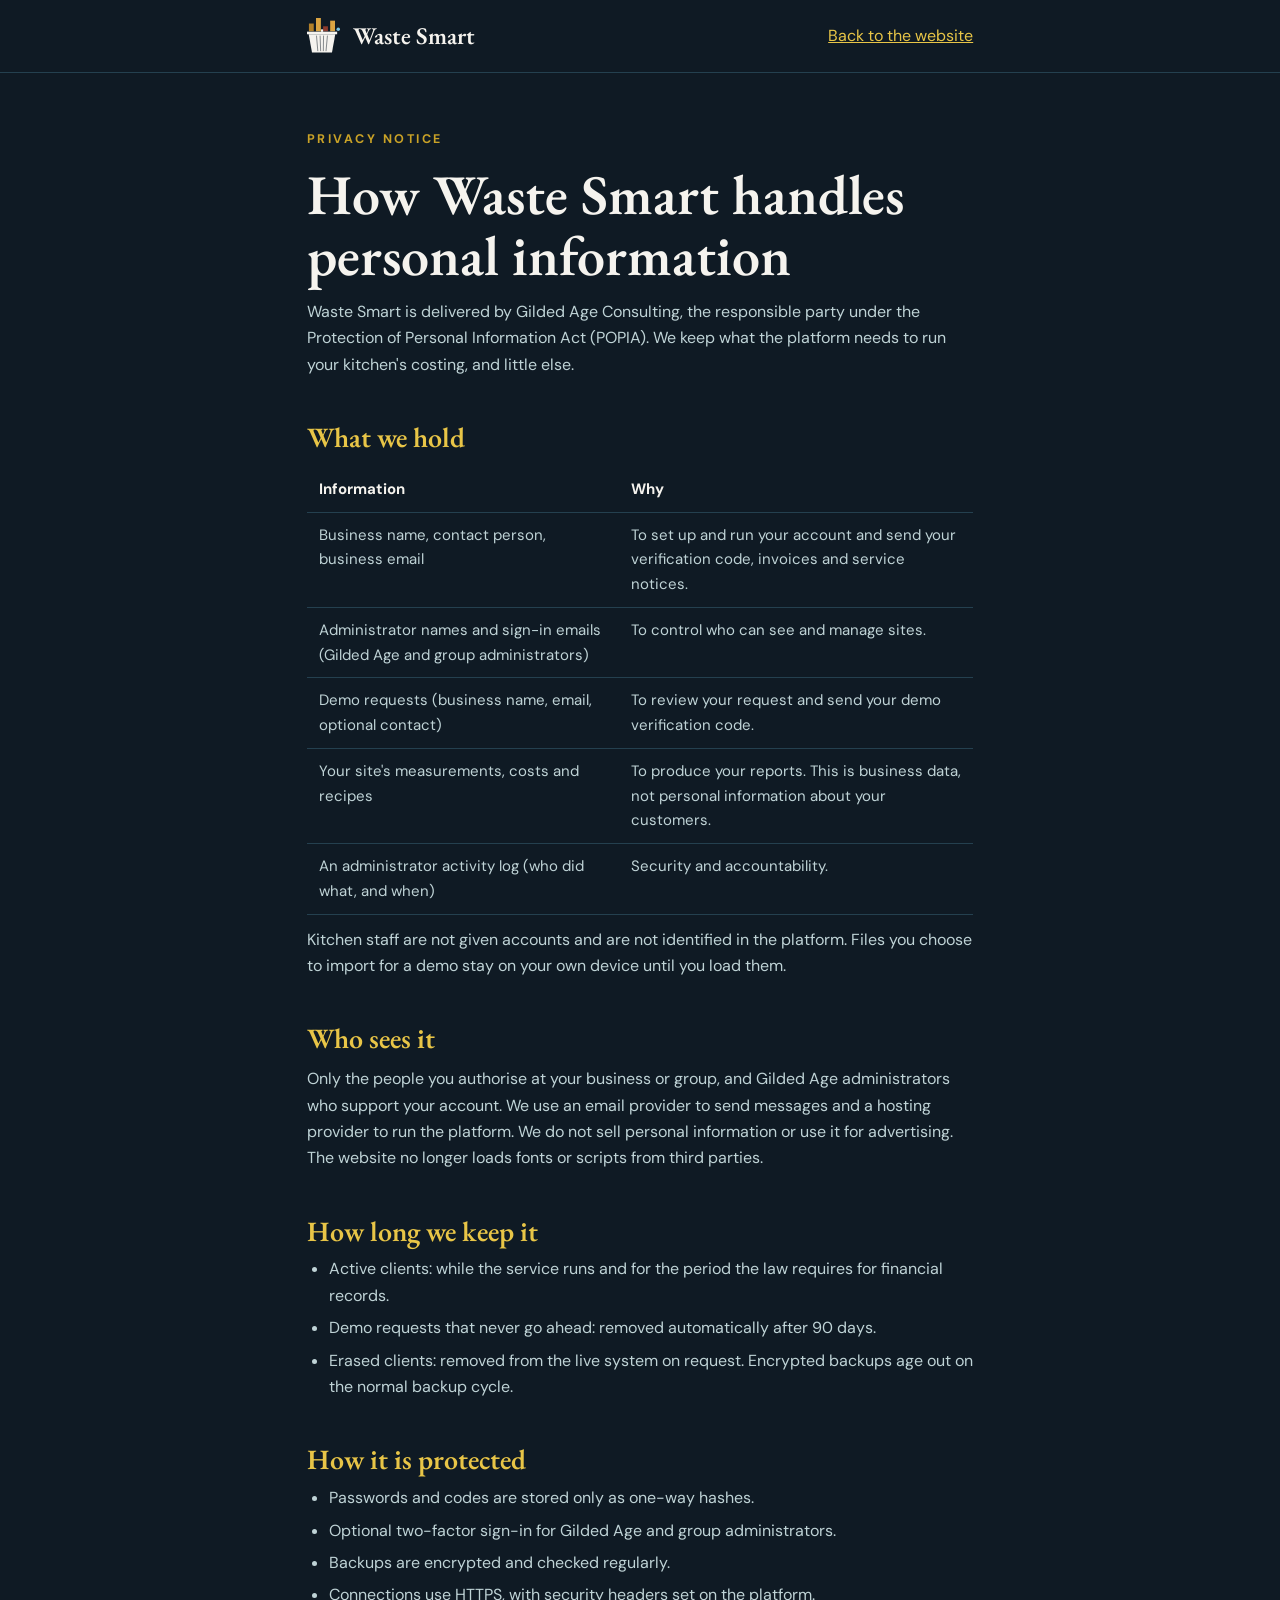
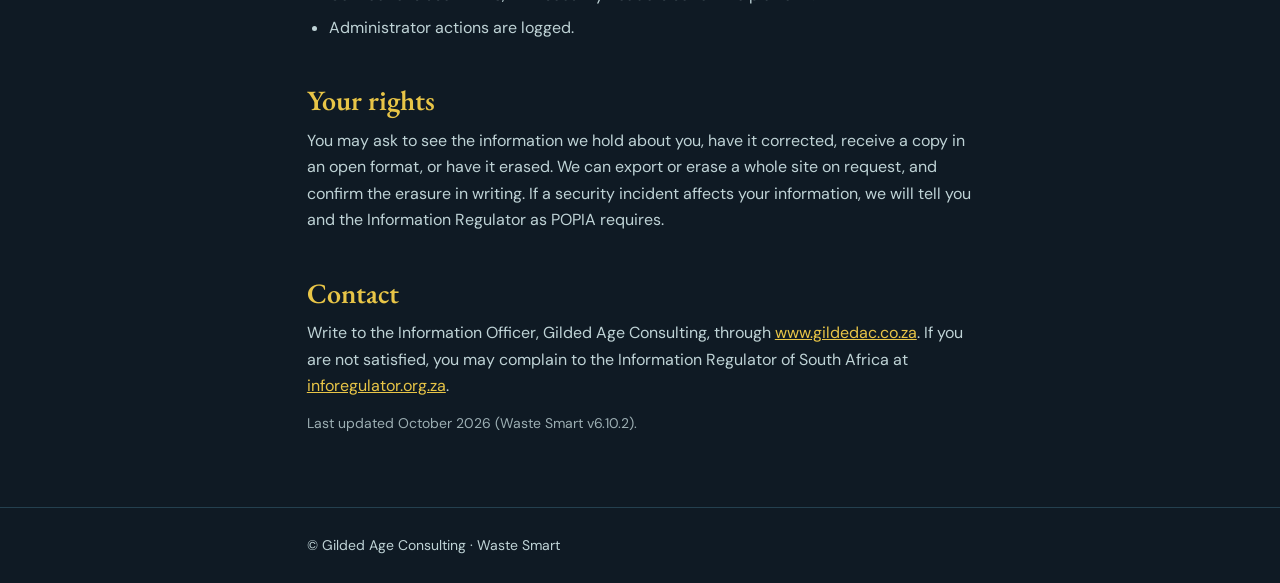
<file: privacy.html>
<!DOCTYPE html>
<html lang="en"><head><meta charset="utf-8"><meta name="viewport" content="width=device-width,initial-scale=1,viewport-fit=cover"><meta name="theme-color" content="#0F1A24">
<title>Waste Smart | Privacy notice</title>
<link rel="icon" href="data:image/svg+xml,%3Csvg xmlns=%22http://www.w3.org/2000/svg%22 viewBox=%220 0 32 32%22%3E%3Crect width=%2232%22 height=%2232%22 rx=%227%22 fill=%22%23F5F3EE%22/%3E%3Csvg x=%224%22 y=%223%22 width=%2224%22 height=%2226%22 viewBox=%2220 30 760 800%22%3E%3Crect x=%2283%22 y=%22170%22 width=%22108%22 height=%22173%22 fill=%22%23B28029%22/%3E%3Crect x=%22241%22 y=%2243%22 width=%22109%22 height=%22300%22 fill=%22%23DAA442%22/%3E%3Crect x=%22400%22 y=%22232%22 width=%22108%22 height=%22111%22 fill=%22%238C3A2C%22/%3E%3Crect x=%22558%22 y=%22106%22 width=%22108%22 height=%22237%22 fill=%22%23DAA442%22/%3E%3Ccircle cx=%22739%22 cy=%22299%22 r=%2239%22 fill=%22%237AC5E4%22/%3E%3Cg fill=%22%231A1712%22%3E%3Crect x=%22352%22 y=%22300%22 width=%2248%22 height=%2256%22/%3E%3Crect x=%2236%22 y=%22352%22 width=%22678%22 height=%2258%22/%3E%3Cpolygon points=%2278%2C410 672%2C410 598%2C820 152%2C820%22/%3E%3C/g%3E%3Cg stroke=%22%23F5F3EE%22 stroke-width=%2211%22 stroke-linecap=%22butt%22%3E%3Cline x1=%22252%22 y1=%22440%22 x2=%22282%22 y2=%22787%22/%3E%3Cline x1=%22333%22 y1=%22440%22 x2=%22345%22 y2=%22787%22/%3E%3Cline x1=%22410%22 y1=%22440%22 x2=%22405%22 y2=%22787%22/%3E%3Cline x1=%22497%22 y1=%22440%22 x2=%22465%22 y2=%22787%22/%3E%3C/g%3E%3C/svg%3E%3C/svg%3E">
<link rel="stylesheet" href="fonts.css">
<style>
:root{--navy:#0F1A24;--card:#16303F;--cream:#F5F3EE;--gold:#C9A227;--gold2:#E8C547;--mut:#BFD3D6;--line:#24404F;--bin:#F5F3EE;--slit:#0F1A24;--gut:clamp(24px,6vw,88px);color-scheme:dark}
*{box-sizing:border-box}body{margin:0;background:var(--navy);color:var(--cream);font:16px/1.65 'DM Sans',system-ui,-apple-system,'Segoe UI',Roboto,sans-serif;-webkit-font-smoothing:antialiased;overflow-x:hidden}
a{color:var(--gold2)}
.wrap{max-width:820px;margin:0 auto;padding-left:max(var(--gut),env(safe-area-inset-left,0px));padding-right:max(var(--gut),env(safe-area-inset-right,0px))}
header{border-bottom:1px solid var(--line);padding-top:env(safe-area-inset-top,0px)}
.nav{display:flex;align-items:center;justify-content:space-between;gap:16px;min-height:72px}
.brand{display:flex;align-items:center;gap:12px;color:var(--cream);text-decoration:none;font-family:'EB Garamond',Georgia,serif;font-weight:600;font-size:24px}.brand svg{width:34px;height:37px}
h1,h2{font-family:'EB Garamond',Georgia,serif;font-weight:600;line-height:1.1;margin:0;text-wrap:balance}
h1{font-size:clamp(36px,6vw,56px);color:var(--cream);margin-top:14px}h2{font-size:28px;color:var(--gold2);margin-top:44px}
.eyebrow{font-size:12.5px;font-weight:700;letter-spacing:.2em;text-transform:uppercase;color:var(--gold)}
main{padding-top:56px;padding-bottom:72px}p,li{color:var(--mut)}p{margin:12px 0 0}ul{margin:10px 0 0;padding-left:22px}li{margin:6px 0}
table{width:100%;border-collapse:collapse;margin-top:14px;font-size:15px;display:block;overflow-x:auto}th,td{text-align:left;padding:10px 12px;border-bottom:1px solid var(--line);vertical-align:top;color:var(--mut)}th{color:var(--cream);font-weight:700}
footer{border-top:1px solid var(--line);padding:26px 0 calc(26px + env(safe-area-inset-bottom,0px));color:var(--mut);font-size:14px}
</style></head><body>
<svg width="0" height="0" style="position:absolute" aria-hidden="true"><defs><symbol id="wslogo" viewBox="20 30 760 800"><rect x="83" y="170" width="108" height="173" fill="#B28029"/><rect x="241" y="43" width="109" height="300" fill="#DAA442"/><rect x="400" y="232" width="108" height="111" fill="#8C3A2C"/><rect x="558" y="106" width="108" height="237" fill="#DAA442"/><circle cx="739" cy="299" r="39" fill="#7AC5E4"/><g fill="var(--bin,#1A1712)"><rect x="352" y="300" width="48" height="56"/><rect x="36" y="352" width="678" height="58"/><polygon points="78,410 672,410 598,820 152,820"/></g><g stroke="var(--slit,#F5F3EE)" stroke-width="11" stroke-linecap="butt"><line x1="252" y1="440" x2="282" y2="787"/><line x1="333" y1="440" x2="345" y2="787"/><line x1="410" y1="440" x2="405" y2="787"/><line x1="497" y1="440" x2="465" y2="787"/></g></symbol>
</defs></svg>
<header><div class="wrap nav"><a class="brand" href="index.html" aria-label="Waste Smart home"><svg viewBox="20 30 760 800" aria-hidden="true"><use href="#wslogo"/></svg>Waste Smart</a><a href="index.html">Back to the website</a></div></header>
<main class="wrap">
<div class="eyebrow">Privacy notice</div><h1>How Waste Smart handles personal information</h1>
<p>Waste Smart is delivered by Gilded Age Consulting, the responsible party under the Protection of Personal Information Act (POPIA). We keep what the platform needs to run your kitchen's costing, and little else.</p>

<h2>What we hold</h2>
<table><tr><th>Information</th><th>Why</th></tr>
<tr><td>Business name, contact person, business email</td><td>To set up and run your account and send your verification code, invoices and service notices.</td></tr>
<tr><td>Administrator names and sign-in emails (Gilded Age and group administrators)</td><td>To control who can see and manage sites.</td></tr>
<tr><td>Demo requests (business name, email, optional contact)</td><td>To review your request and send your demo verification code.</td></tr>
<tr><td>Your site's measurements, costs and recipes</td><td>To produce your reports. This is business data, not personal information about your customers.</td></tr>
<tr><td>An administrator activity log (who did what, and when)</td><td>Security and accountability.</td></tr></table>
<p>Kitchen staff are not given accounts and are not identified in the platform. Files you choose to import for a demo stay on your own device until you load them.</p>

<h2>Who sees it</h2>
<p>Only the people you authorise at your business or group, and Gilded Age administrators who support your account. We use an email provider to send messages and a hosting provider to run the platform. We do not sell personal information or use it for advertising. The website no longer loads fonts or scripts from third parties.</p>

<h2>How long we keep it</h2>
<ul><li>Active clients: while the service runs and for the period the law requires for financial records.</li>
<li>Demo requests that never go ahead: removed automatically after 90 days.</li>
<li>Erased clients: removed from the live system on request. Encrypted backups age out on the normal backup cycle.</li></ul>

<h2>How it is protected</h2>
<ul><li>Passwords and codes are stored only as one-way hashes.</li><li>Optional two-factor sign-in for Gilded Age and group administrators.</li><li>Backups are encrypted and checked regularly.</li><li>Connections use HTTPS, with security headers set on the platform.</li><li>Administrator actions are logged.</li></ul>

<h2>Your rights</h2>
<p>You may ask to see the information we hold about you, have it corrected, receive a copy in an open format, or have it erased. We can export or erase a whole site on request, and confirm the erasure in writing. If a security incident affects your information, we will tell you and the Information Regulator as POPIA requires.</p>

<h2>Contact</h2>
<p>Write to the Information Officer, Gilded Age Consulting, through <a href="https://www.gildedac.co.za" target="_blank" rel="noopener">www.gildedac.co.za</a>. If you are not satisfied, you may complain to the Information Regulator of South Africa at <a href="https://inforegulator.org.za" target="_blank" rel="noopener">inforegulator.org.za</a>.</p>
<p style="color:var(--mut);opacity:.8;font-size:14px">Last updated October 2026 (Waste Smart v6.10.2).</p>
</main>
<footer><div class="wrap">&copy; Gilded Age Consulting &middot; Waste Smart</div></footer>
</body></html>
</file>
<file: fonts.css>
@font-face{font-family:'DM Sans';font-style:normal;font-weight:400;font-display:swap;src:url(dm-sans-latin-400-normal.woff2) format('woff2')}
@font-face{font-family:'DM Sans';font-style:normal;font-weight:500;font-display:swap;src:url(dm-sans-latin-500-normal.woff2) format('woff2')}
@font-face{font-family:'DM Sans';font-style:normal;font-weight:700;font-display:swap;src:url(dm-sans-latin-700-normal.woff2) format('woff2')}
@font-face{font-family:'EB Garamond';font-style:normal;font-weight:500;font-display:swap;src:url(eb-garamond-latin-500-normal.woff2) format('woff2')}
@font-face{font-family:'EB Garamond';font-style:normal;font-weight:600;font-display:swap;src:url(eb-garamond-latin-600-normal.woff2) format('woff2')}
@font-face{font-family:'EB Garamond';font-style:normal;font-weight:700;font-display:swap;src:url(eb-garamond-latin-700-normal.woff2) format('woff2')}
@font-face{font-family:'JetBrains Mono';font-style:normal;font-weight:400;font-display:swap;src:url(jetbrains-mono-latin-400-normal.woff2) format('woff2')}
@font-face{font-family:'JetBrains Mono';font-style:normal;font-weight:600;font-display:swap;src:url(jetbrains-mono-latin-600-normal.woff2) format('woff2')}
</file>
